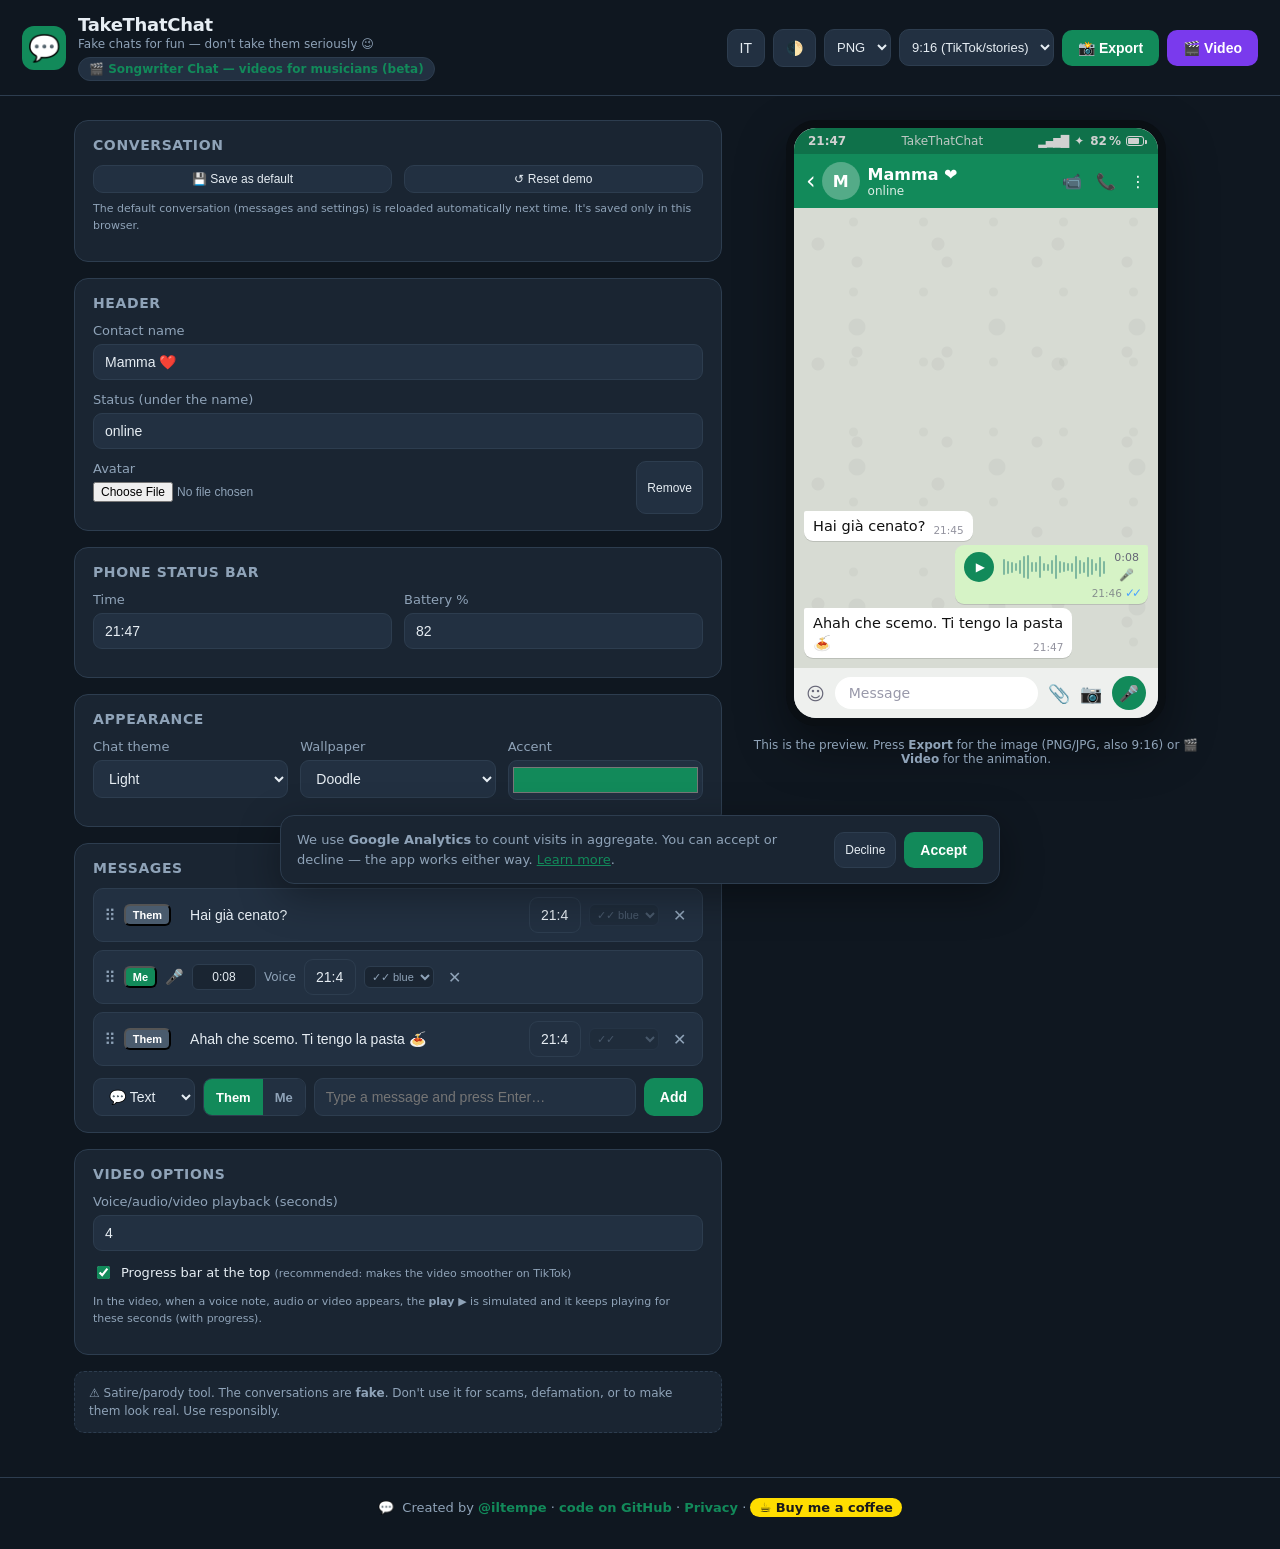
<file: index.html>
<!DOCTYPE html>
<html lang="it">
<head>
  <meta charset="UTF-8" />
  <meta name="viewport" content="width=device-width, initial-scale=1.0" />
  <title>TakeThatChat — Finte chat per scherzare</title>
  <meta name="description" content="Crea screenshot di finte conversazioni per scherzare con gli amici. Stile messaggistica, esporta in PNG." />
  <link rel="icon" href="data:image/svg+xml,<svg xmlns='http://www.w3.org/2000/svg' viewBox='0 0 100 100'><text y='.9em' font-size='90'>💬</text></svg>" />
  <link rel="stylesheet" href="styles.css?v=4" />
</head>
<body>
  <header class="topbar">
    <div class="brand">
      <span class="brand-logo">💬</span>
      <div>
        <h1>TakeThatChat</h1>
        <p class="tagline" data-i18n="tagline">Finte chat per scherzare — non prendetele sul serio 😉</p>
        <a class="songwriter-link" href="https://iltempe.github.io/takethatchat/songwriter-chat.html" data-i18n="songwriter_link">🎬 Songwriter Chat — video per musicisti (beta)</a>
      </div>
    </div>
    <div class="topbar-actions">
      <button id="btn-lang" class="ghost-btn" title="Language / Lingua">EN</button>
      <button id="btn-theme" class="ghost-btn" data-i18n-title="theme_title" title="Cambia tema editor">🌓</button>
      <select id="export-format" class="export-sel" data-i18n-title="format_title" title="Formato file">
        <option value="png">PNG</option>
        <option value="jpg">JPG</option>
      </select>
      <select id="export-ratio" class="export-sel" data-i18n-title="ratio_title" title="Proporzioni">
        <option value="9x16" selected data-i18n="ratio_916">9:16 (TikTok/storie)</option>
        <option value="natural" data-i18n="ratio_natural">Naturale</option>
      </select>
      <button id="btn-export" class="primary-btn" data-i18n="btn_export">📸 Esporta</button>
      <button id="btn-video" class="primary-btn video-btn" data-i18n="btn_video" data-i18n-title="video_title" title="Esporta come video animato (max 17s)">🎬 Video</button>
    </div>
  </header>

  <main class="layout">
    <!-- ============ EDITOR ============ -->
    <section class="editor" aria-label="Editor">
      <div class="panel convo-actions">
        <h2 data-i18n="panel_convo">Conversazione</h2>
        <div class="row">
          <button id="save-default" class="ghost-btn small" type="button" data-i18n="btn_save_default">💾 Salva come predefinita</button>
          <button id="reset-demo" class="ghost-btn small" type="button" data-i18n="btn_reset_demo">↺ Ripristina demo</button>
        </div>
        <p class="hint" style="margin-top:8px; line-height:1.5" data-i18n="convo_hint">La conversazione predefinita (messaggi e impostazioni) viene ricaricata automaticamente le prossime volte. È salvata solo in questo browser.</p>
      </div>

      <div class="panel">
        <h2 data-i18n="panel_header">Intestazione</h2>
        <label><span data-i18n="lbl_contact_name">Nome contatto</span>
          <input type="text" id="contact-name" value="Mamma ❤️" maxlength="40" />
        </label>
        <label><span data-i18n="lbl_contact_status">Stato (sotto il nome)</span>
          <input type="text" id="contact-status" value="online" maxlength="40" />
        </label>
        <div class="row">
          <label class="grow"><span data-i18n="lbl_avatar">Avatar</span>
            <input type="file" id="avatar-file" accept="image/*" />
          </label>
          <button id="avatar-clear" class="ghost-btn small" type="button" data-i18n="btn_avatar_clear">Rimuovi</button>
        </div>
      </div>

      <div class="panel">
        <h2 data-i18n="panel_statusbar">Barra di stato del telefono</h2>
        <div class="row">
          <label><span data-i18n="lbl_time">Ora</span>
            <input type="text" id="phone-time" value="21:47" maxlength="8" />
          </label>
          <label><span data-i18n="lbl_battery">Batteria %</span>
            <input type="number" id="phone-battery" value="82" min="0" max="100" />
          </label>
        </div>
      </div>

      <div class="panel">
        <h2 data-i18n="panel_appearance">Aspetto</h2>
        <div class="row">
          <label><span data-i18n="lbl_theme">Tema chat</span>
            <select id="chat-theme">
              <option value="light" data-i18n="opt_light">Chiaro</option>
              <option value="dark" data-i18n="opt_dark">Scuro</option>
            </select>
          </label>
          <label><span data-i18n="lbl_wallpaper">Sfondo</span>
            <select id="chat-wallpaper">
              <option value="doodle" data-i18n="opt_doodle">Doodle</option>
              <option value="plain" data-i18n="opt_plain">Tinta unita</option>
              <option value="sunset" data-i18n="opt_sunset">Tramonto</option>
            </select>
          </label>
          <label><span data-i18n="lbl_accent">Accento</span>
            <input type="color" id="accent-color" value="#128a5a" />
          </label>
        </div>
      </div>

      <div class="panel">
        <div class="panel-head">
          <h2 data-i18n="panel_messages">Messaggi</h2>
          <span class="hint" data-i18n="reorder_hint">Riordina con ↑↓ o trascina</span>
        </div>
        <ul id="msg-list" class="msg-editor-list"></ul>
        <div class="add-msg">
          <select id="new-msg-type" class="type-sel" data-i18n-title="type_title" title="Tipo di messaggio">
            <option value="text" data-i18n="type_text">💬 Testo</option>
            <option value="voice" data-i18n="type_voice">🎤 Vocale</option>
            <option value="audio" data-i18n="type_audio">🎵 Audio</option>
            <option value="photo" data-i18n="type_photo">🖼️ Foto</option>
            <option value="video" data-i18n="type_video">🎬 Video</option>
          </select>
          <div class="side-toggle" role="group" aria-label="Chi scrive">
            <button type="button" class="side-btn active" data-side="in" data-i18n="side_them">Loro</button>
            <button type="button" class="side-btn" data-side="out" data-i18n="side_me">Io</button>
          </div>
          <input type="text" id="new-msg-text" placeholder="Scrivi un messaggio e premi Invio…" />
          <button id="add-msg-btn" class="primary-btn" type="button">Aggiungi</button>
          <input type="file" id="new-media-file" accept="image/*" hidden />
        </div>
      </div>

      <div class="panel">
        <h2 data-i18n="panel_video_opts">Opzioni video</h2>
        <div class="row">
          <label><span data-i18n="lbl_media_play">Riproduzione vocali/audio/video (secondi)</span>
            <input type="number" id="media-play-secs" value="4" min="1" max="15" step="1" />
          </label>
        </div>
        <label class="check">
          <input type="checkbox" id="video-progress-bar" checked />
          <span><span data-i18n="lbl_progress_bar">Barra di avanzamento in alto</span> <span class="hint" data-i18n="progress_bar_hint">(consigliata: rende il video più fluido su TikTok)</span></span>
        </label>
        <p class="hint" style="margin-top:8px; line-height:1.5" data-i18n-html="video_opts_hint">Nel video, quando compare un vocale, un audio o un video si simula la pressione del <strong>play ▶</strong> e resta in riproduzione per questi secondi (con avanzamento).</p>
      </div>

      <p class="disclaimer" data-i18n-html="disclaimer">
        ⚠️ Strumento satirico/parodia. Le conversazioni generate sono <strong>finte</strong>.
        Non usarlo per truffe, diffamazione o per far credere che siano reali. Usalo con testa.
      </p>
    </section>

    <!-- ============ PREVIEW ============ -->
    <section class="preview" aria-label="Anteprima">
      <div class="phone" id="capture">
        <div class="statusbar">
          <span class="sb-time" id="sb-time">21:47</span>
          <span class="sb-carrier">TakeThatChat</span>
          <span class="sb-right">
            <span class="sb-signal">▂▄▆█</span>
            <span class="sb-wifi">✦</span>
            <span class="sb-batt"><span class="sb-batt-num" id="sb-batt-num">82</span>%<span class="sb-batt-icon"><i id="sb-batt-fill"></i></span></span>
          </span>
        </div>

        <div class="chat-header">
          <span class="ch-back">‹</span>
          <div class="ch-avatar" id="ch-avatar"><span id="ch-avatar-initials">M</span></div>
          <div class="ch-info">
            <span class="ch-name" id="ch-name">Mamma ❤️</span>
            <span class="ch-status" id="ch-status">online</span>
          </div>
          <div class="ch-icons"><span>📹</span><span>📞</span><span>⋮</span></div>
        </div>

        <div class="chat-body" id="chat-body">
          <div class="chat-messages" id="chat-messages"></div>
        </div>

        <div class="chat-input">
          <span class="ci-emoji">☺</span>
          <div class="ci-field" data-i18n="phone_input">Messaggio</div>
          <span class="ci-clip">📎</span>
          <span class="ci-cam">📷</span>
          <span class="ci-send" id="ci-send">🎤</span>
        </div>
      </div>
      <p class="preview-hint" data-i18n-html="preview_hint">Questa è l'anteprima. Premi <strong>Esporta</strong> per l'immagine (PNG/JPG, anche 9:16) o <strong>🎬 Video</strong> per l'animazione.</p>
    </section>
  </main>

  <div id="consent" class="consent" hidden role="dialog" aria-label="Consenso analytics">
    <span class="consent-text" data-i18n-html="consent_text">Usiamo <strong>Google Analytics</strong> per contare le visite in forma aggregata. Puoi accettare o rifiutare — l'app funziona comunque. <a href="https://iltempe.github.io/takethatchat/privacy.html" target="_blank" rel="noopener noreferrer">Maggiori informazioni</a>.</span>
    <span class="consent-btns">
      <button id="consent-reject" class="ghost-btn small" type="button" data-i18n="consent_reject">Rifiuta</button>
      <button id="consent-accept" class="primary-btn" type="button" data-i18n="consent_accept">Accetta</button>
    </span>
  </div>

  <footer class="credits" data-i18n-html="credits">
    <span class="credits-heart">💬</span>
    Creato da <a href="https://github.com/iltempe" target="_blank" rel="noopener noreferrer">@iltempe</a>
    · <a href="https://github.com/iltempe/takethatchat" target="_blank" rel="noopener noreferrer">codice su GitHub</a>
    · <a href="https://iltempe.github.io/takethatchat/privacy.html">Privacy</a>
    · <a class="coffee" href="https://buymeacoffee.com/iltempe" target="_blank" rel="noopener noreferrer">☕ Offrimi un caffè</a>
  </footer>

  <script src="vendor/html2canvas.min.js?v=4"></script>
  <script src="vendor/mp4-muxer.js?v=4"></script>
  <script src="app.js?v=4"></script>
</body>
</html>
</file>
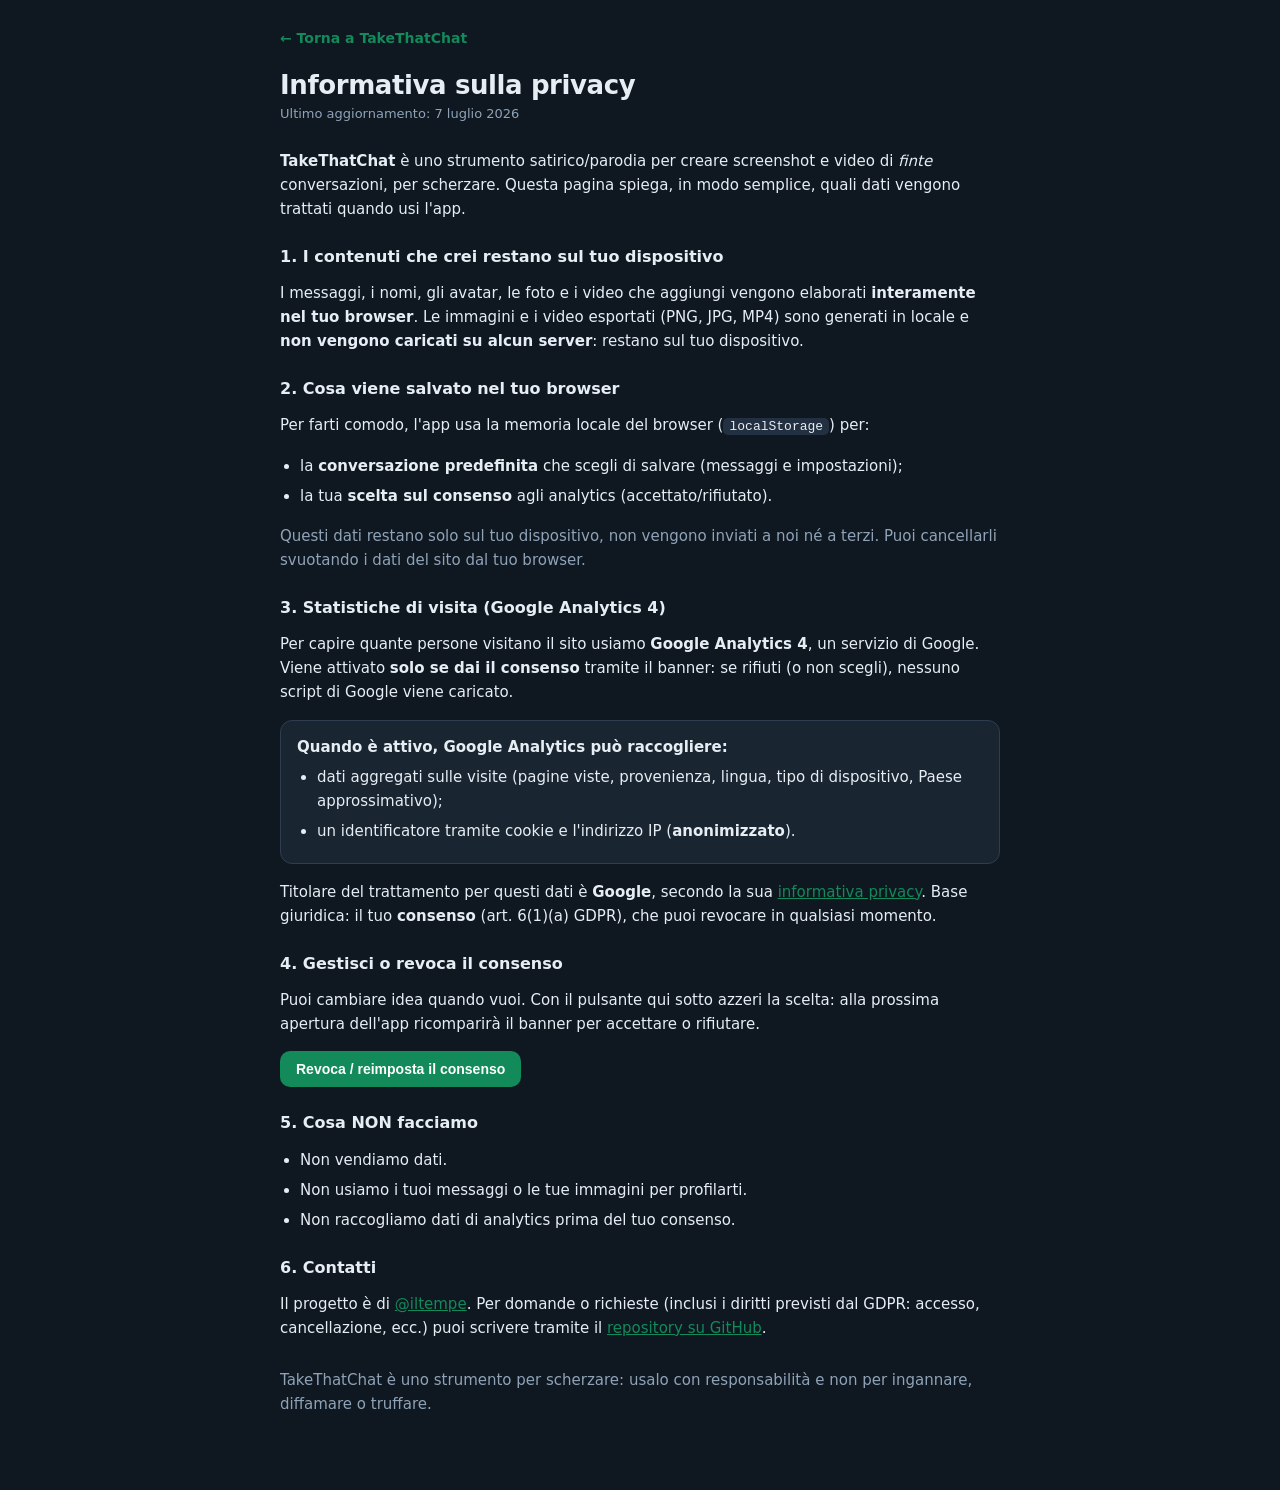
<file: privacy.html>
<!DOCTYPE html>
<html lang="it">
<head>
  <meta charset="UTF-8" />
  <meta name="viewport" content="width=device-width, initial-scale=1.0" />
  <title>Privacy — TakeThatChat</title>
  <meta name="description" content="Informativa privacy di TakeThatChat: cosa viene trattato, dove, e come gestire il consenso agli analytics." />
  <link rel="icon" href="data:image/svg+xml,<svg xmlns='http://www.w3.org/2000/svg' viewBox='0 0 100 100'><text y='.9em' font-size='90'>🔒</text></svg>" />
  <link rel="stylesheet" href="styles.css?v=4" />
  <style>
    .doc { max-width: 760px; margin: 0 auto; padding: 28px 20px 60px; }
    .doc .back { display: inline-block; margin-bottom: 18px; color: var(--accent); text-decoration: none; font-weight: 600; font-size: 14px; }
    .doc h1 { font-size: 26px; margin: 6px 0 4px; letter-spacing: -0.4px; }
    .doc .updated { color: var(--muted); font-size: 13px; margin: 0 0 24px; }
    .doc h2 { font-size: 16px; margin: 26px 0 8px; }
    .doc p, .doc li { color: var(--text); font-size: 15px; line-height: 1.6; }
    .doc .muted { color: var(--muted); }
    .doc ul { padding-left: 20px; }
    .doc li { margin-bottom: 6px; }
    .doc a { color: var(--accent); }
    .doc .card { background: var(--panel); border: 1px solid var(--border); border-radius: 12px; padding: 14px 16px; margin: 16px 0; }
    .doc code { background: var(--panel-2); padding: 1px 6px; border-radius: 5px; font-size: 13px; }
  </style>
</head>
<body>
  <main class="doc">
    <a class="back" href="./">← Torna a TakeThatChat</a>
    <h1>Informativa sulla privacy</h1>
    <p class="updated">Ultimo aggiornamento: 7 luglio 2026</p>

    <p><strong>TakeThatChat</strong> è uno strumento satirico/parodia per creare screenshot e
    video di <em>finte</em> conversazioni, per scherzare. Questa pagina spiega, in modo
    semplice, quali dati vengono trattati quando usi l'app.</p>

    <h2>1. I contenuti che crei restano sul tuo dispositivo</h2>
    <p>I messaggi, i nomi, gli avatar, le foto e i video che aggiungi vengono elaborati
    <strong>interamente nel tuo browser</strong>. Le immagini e i video esportati (PNG, JPG, MP4)
    sono generati in locale e <strong>non vengono caricati su alcun server</strong>: restano sul
    tuo dispositivo.</p>

    <h2>2. Cosa viene salvato nel tuo browser</h2>
    <p>Per farti comodo, l'app usa la memoria locale del browser (<code>localStorage</code>) per:</p>
    <ul>
      <li>la <strong>conversazione predefinita</strong> che scegli di salvare (messaggi e impostazioni);</li>
      <li>la tua <strong>scelta sul consenso</strong> agli analytics (accettato/rifiutato).</li>
    </ul>
    <p class="muted">Questi dati restano solo sul tuo dispositivo, non vengono inviati a noi né a terzi.
    Puoi cancellarli svuotando i dati del sito dal tuo browser.</p>

    <h2>3. Statistiche di visita (Google Analytics 4)</h2>
    <p>Per capire quante persone visitano il sito usiamo <strong>Google Analytics 4</strong>, un
    servizio di Google. Viene attivato <strong>solo se dai il consenso</strong> tramite il banner:
    se rifiuti (o non scegli), nessuno script di Google viene caricato.</p>
    <div class="card">
      <p style="margin:0 0 6px"><strong>Quando è attivo, Google Analytics può raccogliere:</strong></p>
      <ul style="margin:0">
        <li>dati aggregati sulle visite (pagine viste, provenienza, lingua, tipo di dispositivo, Paese approssimativo);</li>
        <li>un identificatore tramite cookie e l'indirizzo IP (<strong>anonimizzato</strong>).</li>
      </ul>
    </div>
    <p>Titolare del trattamento per questi dati è <strong>Google</strong>, secondo la sua
    <a href="https://policies.google.com/privacy" target="_blank" rel="noopener noreferrer">informativa privacy</a>.
    Base giuridica: il tuo <strong>consenso</strong> (art. 6(1)(a) GDPR), che puoi revocare in qualsiasi momento.</p>

    <h2>4. Gestisci o revoca il consenso</h2>
    <p>Puoi cambiare idea quando vuoi. Con il pulsante qui sotto azzeri la scelta: alla prossima
    apertura dell'app ricomparirà il banner per accettare o rifiutare.</p>
    <p>
      <button id="revoke" class="primary-btn" type="button">Revoca / reimposta il consenso</button>
      <span id="revoke-msg" class="muted" style="margin-left:10px"></span>
    </p>

    <h2>5. Cosa NON facciamo</h2>
    <ul>
      <li>Non vendiamo dati.</li>
      <li>Non usiamo i tuoi messaggi o le tue immagini per profilarti.</li>
      <li>Non raccogliamo dati di analytics prima del tuo consenso.</li>
    </ul>

    <h2>6. Contatti</h2>
    <p>Il progetto è di <a href="https://github.com/iltempe" target="_blank" rel="noopener noreferrer">@iltempe</a>.
    Per domande o richieste (inclusi i diritti previsti dal GDPR: accesso, cancellazione, ecc.)
    puoi scrivere tramite il <a href="https://github.com/iltempe/takethatchat" target="_blank" rel="noopener noreferrer">repository su GitHub</a>.</p>

    <p class="muted" style="margin-top:28px">TakeThatChat è uno strumento per scherzare: usalo con
    responsabilità e non per ingannare, diffamare o truffare.</p>
  </main>

  <script>
    (function () {
      var btn = document.getElementById("revoke");
      var msg = document.getElementById("revoke-msg");
      btn.addEventListener("click", function () {
        try { localStorage.removeItem("ttc_analytics_consent"); } catch (e) {}
        // se GA è già stato caricato in questa scheda, disattiva l'invio dati
        try { window["ga-disable-G-M2RHEEM793"] = true; } catch (e) {}
        msg.textContent = "Fatto: il consenso è stato azzerato. Riapri l'app per rivedere il banner.";
      });
    })();
  </script>
</body>
</html>
</file>
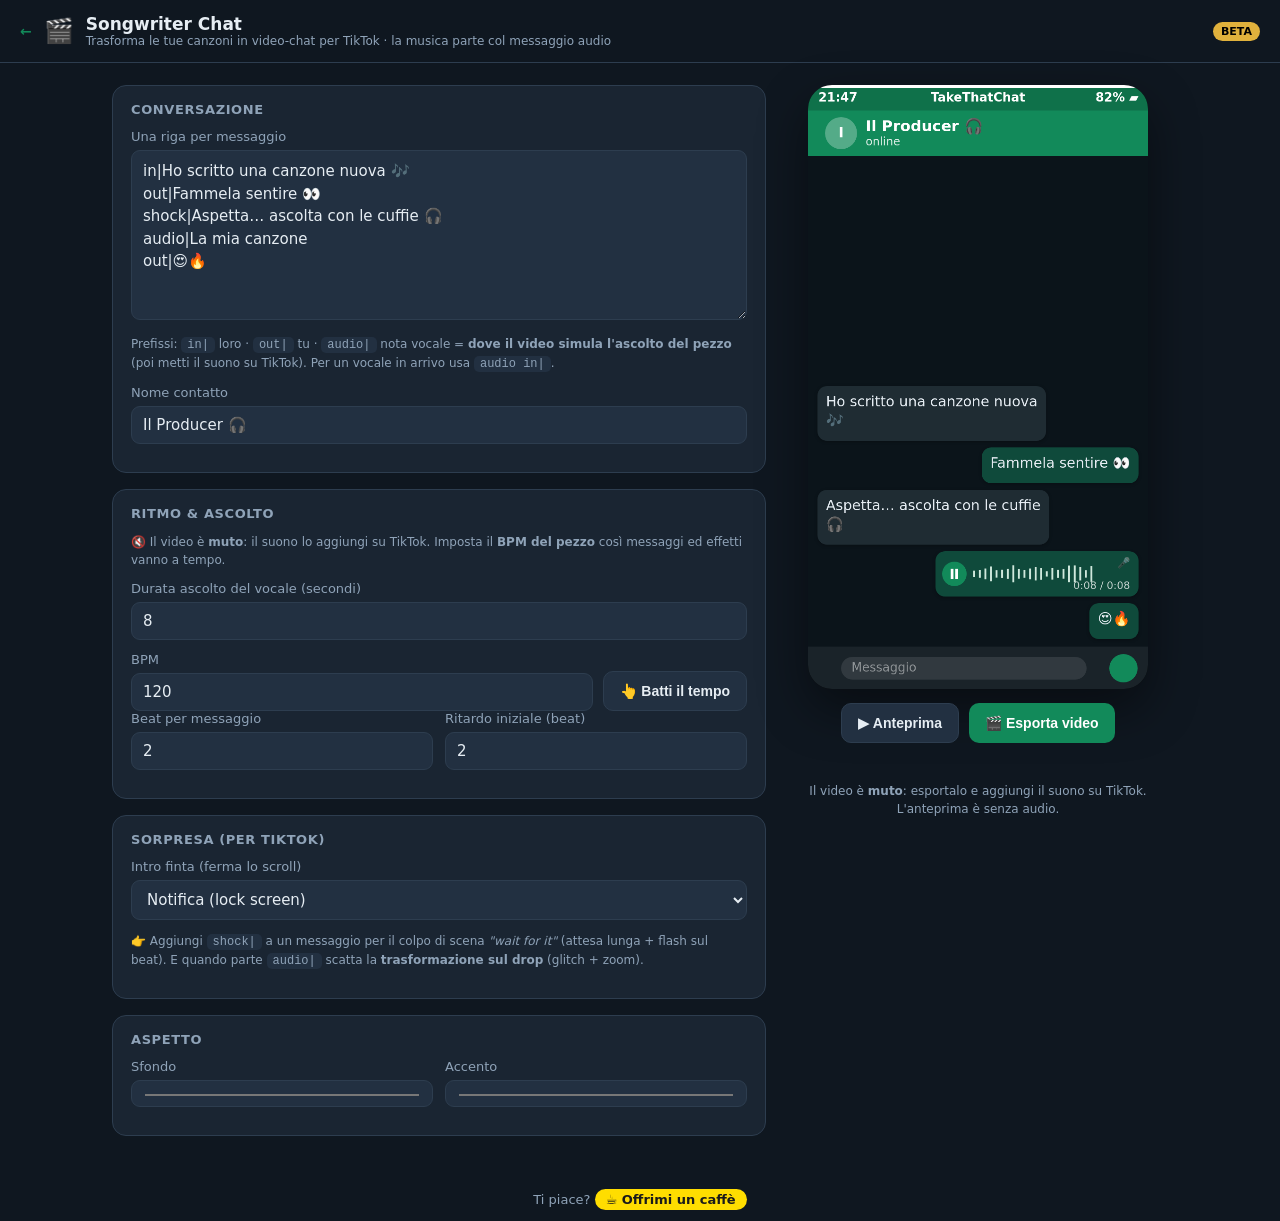
<file: songwriter-chat.html>
<!DOCTYPE html>
<html lang="it">
<head>
  <meta charset="UTF-8" />
  <meta name="viewport" content="width=device-width, initial-scale=1.0" />
  <title>Songwriter Chat — TakeThatChat</title>
  <link rel="icon" href="data:image/svg+xml,<svg xmlns='http://www.w3.org/2000/svg' viewBox='0 0 100 100'><text y='.9em' font-size='90'>🎬</text></svg>" />
  <style>
    :root { --bg:#0f1720; --panel:#1a2532; --panel2:#223041; --text:#e6edf3; --muted:#8fa3b8; --border:#2d3d4f; --accent:#128a5a; }
    * { box-sizing: border-box; }
    body { margin:0; font-family: system-ui,-apple-system,"Segoe UI",Roboto,sans-serif; background:var(--bg); color:var(--text); }
    header { padding:14px 20px; border-bottom:1px solid var(--border); display:flex; align-items:center; gap:12px; }
    header h1 { font-size:17px; margin:0; }
    header .tag { font-size:12px; color:var(--muted); }
    header .proto { margin-left:auto; font-size:11px; color:#000; background:#e0b13c; padding:3px 8px; border-radius:20px; font-weight:700; }
    header .back { color:var(--accent); text-decoration:none; font-weight:600; font-size:14px; }
    .wrap { display:grid; grid-template-columns: minmax(320px,1fr) minmax(300px,380px); gap:22px; max-width:1100px; margin:0 auto; padding:22px; align-items:start; }
    @media (max-width:820px){ .wrap{ grid-template-columns:1fr; } .preview{ order:-1; } }
    .panel { background:var(--panel); border:1px solid var(--border); border-radius:14px; padding:16px 18px; margin-bottom:16px; }
    .panel h2 { font-size:13px; margin:0 0 12px; text-transform:uppercase; letter-spacing:.6px; color:var(--muted); }
    label { display:block; font-size:13px; color:var(--muted); margin-bottom:12px; }
    input, textarea, select { width:100%; background:var(--panel2); border:1px solid var(--border); color:var(--text); border-radius:9px; padding:9px 11px; font-size:15px; margin-top:6px; font-family:inherit; }
    textarea { min-height:170px; resize:vertical; line-height:1.5; }
    code { background:var(--panel2); padding:1px 6px; border-radius:5px; font-size:12px; }
    .row { display:flex; gap:12px; flex-wrap:wrap; }
    .row > label { flex:1; min-width:90px; }
    button { background:var(--accent); color:#fff; border:none; border-radius:10px; padding:11px 16px; font-size:14px; font-weight:600; cursor:pointer; }
    button.ghost { background:var(--panel2); border:1px solid var(--border); color:var(--text); }
    button:disabled { opacity:.55; cursor:default; }
    .btns { display:flex; gap:10px; flex-wrap:wrap; }
    canvas { width:100%; max-width:340px; border-radius:24px; box-shadow:0 20px 50px rgba(0,0,0,.45); display:block; margin:0 auto; background:#000; }
    .hint { font-size:12px; color:var(--muted); line-height:1.5; }
    .status { font-size:13px; color:var(--muted); min-height:18px; margin-top:8px; text-align:center; }
    .bpm-row { display:flex; gap:10px; align-items:flex-end; }
    .bpm-row label { flex:1; margin:0; }
    #tap { white-space:nowrap; }
  </style>
</head>
<body>
  <header>
    <a class="back" href="./" title="Torna a TakeThatChat">←</a>
    <span style="font-size:24px">🎬</span>
    <div>
      <h1>Songwriter Chat</h1>
      <div class="tag">Trasforma le tue canzoni in video-chat per TikTok · la musica parte col messaggio audio</div>
    </div>
    <span class="proto">BETA</span>
  </header>

  <div class="wrap">
    <section class="editor">
      <div class="panel">
        <h2>Conversazione</h2>
        <label>Una riga per messaggio
          <textarea id="script">in|Ho scritto una canzone nuova 🎶
out|Fammela sentire 👀
shock|Aspetta… ascolta con le cuffie 🎧
audio|La mia canzone
out|😍🔥</textarea>
        </label>
        <p class="hint">Prefissi: <code>in|</code> loro · <code>out|</code> tu · <code>audio|</code> nota vocale = <strong>dove il video simula l'ascolto del pezzo</strong> (poi metti il suono su TikTok). Per un vocale in arrivo usa <code>audio in|</code>.</p>
        <label style="margin-top:12px">Nome contatto
          <input type="text" id="contact" value="Il Producer 🎧" maxlength="40" />
        </label>
      </div>

      <div class="panel">
        <h2>Ritmo &amp; ascolto</h2>
        <p class="hint">🔇 Il video è <strong>muto</strong>: il suono lo aggiungi su TikTok. Imposta il <strong>BPM del pezzo</strong> così messaggi ed effetti vanno a tempo.</p>
        <label style="margin-top:12px">Durata ascolto del vocale (secondi)
          <input type="number" id="listen" value="8" min="1" max="60" step="1" />
        </label>
        <div class="bpm-row" style="margin-top:12px">
          <label>BPM
            <input type="number" id="bpm" value="120" min="40" max="220" />
          </label>
          <button id="tap" class="ghost" type="button" title="Batti il tempo a ritmo di musica">👆 Batti il tempo</button>
        </div>
        <div class="row">
          <label>Beat per messaggio
            <input type="number" id="bpermsg" value="2" min="1" max="16" step="1" />
          </label>
          <label>Ritardo iniziale (beat)
            <input type="number" id="startbeats" value="2" min="0" max="64" step="1" />
          </label>
        </div>
      </div>

      <div class="panel">
        <h2>Sorpresa (per TikTok)</h2>
        <label>Intro finta (ferma lo scroll)
          <select id="intro">
            <option value="none">Nessuna</option>
            <option value="notification" selected>Notifica (lock screen)</option>
            <option value="call">Chiamata in arrivo</option>
          </select>
        </label>
        <p class="hint">👉 Aggiungi <code>shock|</code> a un messaggio per il colpo di scena <em>"wait for it"</em> (attesa lunga + flash sul beat). E quando parte <code>audio|</code> scatta la <strong>trasformazione sul drop</strong> (glitch + zoom).</p>
      </div>

      <div class="panel">
        <h2>Aspetto</h2>
        <div class="row">
          <label>Sfondo
            <input type="color" id="wallpaper" value="#0b141a" />
          </label>
          <label>Accento
            <input type="color" id="accent" value="#128a5a" />
          </label>
        </div>
      </div>
    </section>

    <section class="preview">
      <canvas id="canvas" width="720" height="1280"></canvas>
      <div class="btns" style="justify-content:center; margin-top:14px">
        <button id="play" class="ghost" type="button">▶ Anteprima</button>
        <button id="export" type="button">🎬 Esporta video</button>
      </div>
      <p class="status" id="status"></p>
      <p class="hint" style="text-align:center; margin-top:4px">Il video è <strong>muto</strong>: esportalo e aggiungi il suono su TikTok. L'anteprima è senza audio.</p>
    </section>
  </div>

  <footer style="text-align:center; padding:18px; font-size:13px; color:var(--muted)">
    Ti piace? <a href="https://buymeacoffee.com/iltempe" target="_blank" rel="noopener noreferrer" style="color:#1a1a1a; background:#ffdd00; padding:3px 11px; border-radius:20px; text-decoration:none; font-weight:700">☕ Offrimi un caffè</a>
  </footer>

  <script src="vendor/mp4-muxer.js"></script>
  <script>
  (function () {
    "use strict";
    const $ = (id) => document.getElementById(id);
    const canvas = $("canvas"), ctx = canvas.getContext("2d");
    const W = canvas.width, H = canvas.height;
    const VFPS = 30, NB = 28;          // fps di riferimento e n. barre spettro
    let FEAT = null;                    // feature audio per-frame (energia, spettro, beat)
    let particles = [], prevBeat = 0;   // sistema particelle (stato tra i frame)

    // ---------- parsing conversazione ----------
    function parseMessages() {
      return $("script").value.split("\n").map((raw) => {
        const line = raw.trim();
        if (!line) return null;
        const sep = line.indexOf("|");
        let tag = "in", text = line;
        if (sep >= 0) { tag = line.slice(0, sep).trim().toLowerCase(); text = line.slice(sep + 1); }
        const isAudio = /audio|voice|vocale|song|canzone|🎵/.test(tag);
        const isShock = /shock|wait|!!/.test(tag);
        const side = /\b(out|io|me)\b/.test(tag) ? "out" : (/\bin\b|loro|them/.test(tag) ? "in" : (isAudio ? "out" : "in"));
        return isAudio ? { type: "audio", side, label: text.trim() } : { type: "text", side, text, shock: isShock };
      }).filter(Boolean);
    }

    function opts() {
      return {
        bpm: Math.max(40, Math.min(220, +$("bpm").value || 120)),
        bpermsg: Math.max(1, +$("bpermsg").value || 2),
        startbeats: Math.max(0, +$("startbeats").value || 0),
        listenSecs: Math.max(1, Math.min(60, +$("listen").value || 8)),
        intro: $("intro").value,
        wallpaper: $("wallpaper").value,
        accent: $("accent").value,
        contact: $("contact").value || " ",
      };
    }

    function introDur(o) { return o.intro === "call" ? 2.8 : o.intro === "notification" ? 2.4 : 0; }
    function revealTime(i, o) { return introDur(o) + (o.startbeats + i * o.bpermsg) * (60 / o.bpm); }

    // indice del messaggio audio (dove il video simula l'ascolto) e finestra di ascolto
    function music(msgs, o) {
      const idx = msgs.findIndex((m) => m.type === "audio");
      if (idx < 0) return { idx: -1, start: null, dur: null };
      return { idx, start: revealTime(idx, o), dur: o.listenSecs };
    }

    function totalDuration(msgs, o) {
      const mus = music(msgs, o);
      const lastReveal = msgs.length ? revealTime(msgs.length - 1, o) + 1.8 : 2;
      if (mus.idx >= 0) return Math.max(lastReveal, mus.start + mus.dur + 0.6);
      return lastReveal;
    }

    // ---------- disegno ----------
    function rr(x, y, w, h, r) {
      ctx.beginPath();
      if (ctx.roundRect) ctx.roundRect(x, y, w, h, r);
      else { ctx.moveTo(x + r, y); ctx.arcTo(x + w, y, x + w, y + h, r); ctx.arcTo(x + w, y + h, x, y + h, r); ctx.arcTo(x, y + h, x, y, r); ctx.arcTo(x, y, x + w, y, r); ctx.closePath(); }
    }
    const FONT = 30, LINE = 40, PAD = 18, GAP = 14;
    function wrap(text, maxW) {
      ctx.font = FONT + "px system-ui, sans-serif";
      const words = String(text).split(/\s+/); const lines = []; let cur = "";
      for (const w of words) { const test = cur ? cur + " " + w : w; if (ctx.measureText(test).width > maxW && cur) { lines.push(cur); cur = w; } else cur = test; }
      if (cur) lines.push(cur); return lines.length ? lines : [""];
    }
    function mmss(s) { s = Math.max(0, Math.round(s)); return Math.floor(s / 60) + ":" + String(s % 60).padStart(2, "0"); }
    function waveform(seed, n) {
      let s = 2166136261 ^ seed;
      const a = [];
      for (let i = 0; i < n; i++) { s = (Math.imul(s, 1103515245) + 12345) >>> 0; a.push(0.28 + (s % 72) / 100); }
      return a;
    }
    function metrics(m, o) {
      if (m.type === "audio") return { audio: true, w: 430, h: 96 };
      const maxTextW = W * 0.72 - PAD * 2;
      const lines = wrap(m.text, maxTextW);
      let tw = 0; ctx.font = FONT + "px system-ui, sans-serif";
      for (const l of lines) tw = Math.max(tw, ctx.measureText(l).width);
      return { lines, w: Math.min(W * 0.72, tw + PAD * 2), h: PAD * 2 + lines.length * LINE };
    }

    function drawChrome(o) {
      ctx.fillStyle = shade(o.accent, -0.18); ctx.fillRect(0, 0, W, 54);
      ctx.fillStyle = "#fff"; ctx.font = "600 26px system-ui"; ctx.textBaseline = "middle";
      ctx.textAlign = "left"; ctx.fillText("21:47", 22, 28);
      ctx.textAlign = "center"; ctx.fillText("TakeThatChat", W / 2, 28);
      ctx.textAlign = "right"; ctx.fillText("82% ▰", W - 20, 28);
      const hy = 54, hh = 96;
      ctx.fillStyle = o.accent; ctx.fillRect(0, hy, W, hh);
      ctx.fillStyle = "rgba(255,255,255,.28)"; ctx.beginPath(); ctx.arc(70, hy + hh / 2, 34, 0, 7); ctx.fill();
      ctx.fillStyle = "#fff"; ctx.font = "700 30px system-ui"; ctx.textAlign = "center"; ctx.textBaseline = "middle";
      ctx.fillText((o.contact.trim()[0] || "?").toUpperCase(), 70, hy + hh / 2 + 1);
      ctx.textAlign = "left"; ctx.font = "600 32px system-ui"; ctx.fillText(o.contact, 122, hy + hh / 2 - 12);
      ctx.font = "24px system-ui"; ctx.globalAlpha = .85; ctx.fillText("online", 122, hy + hh / 2 + 20); ctx.globalAlpha = 1;
      ctx.fillStyle = shade(o.wallpaper, .06); ctx.fillRect(0, H - 90, W, 90);
      ctx.fillStyle = "rgba(255,255,255,.10)"; rr(70, H - 68, W - 200, 48, 24); ctx.fill();
      ctx.fillStyle = "rgba(255,255,255,.45)"; ctx.font = "26px system-ui"; ctx.textBaseline = "middle"; ctx.textAlign = "left";
      ctx.fillText("Messaggio", 92, H - 44);
      ctx.fillStyle = o.accent; ctx.beginPath(); ctx.arc(W - 52, H - 44, 30, 0, 7); ctx.fill();
    }

    // ---------- effetti audio-reattivi ----------
    function hexA(hex, a) { const n = parseInt(hex.slice(1), 16); return "rgba(" + ((n >> 16) & 255) + "," + ((n >> 8) & 255) + "," + (n & 255) + "," + a + ")"; }

    function fft(re, im) {
      const n = re.length;
      for (let i = 1, j = 0; i < n; i++) { let bit = n >> 1; for (; j & bit; bit >>= 1) j ^= bit; j ^= bit; if (i < j) { const tr = re[i]; re[i] = re[j]; re[j] = tr; const ti = im[i]; im[i] = im[j]; im[j] = ti; } }
      for (let len = 2; len <= n; len <<= 1) {
        const ang = -2 * Math.PI / len, wr = Math.cos(ang), wi = Math.sin(ang);
        for (let i = 0; i < n; i += len) {
          let cwr = 1, cwi = 0;
          for (let k = 0; k < len / 2; k++) {
            const ar = re[i + k], ai = im[i + k];
            const br = re[i + k + len / 2] * cwr - im[i + k + len / 2] * cwi;
            const bi = re[i + k + len / 2] * cwi + im[i + k + len / 2] * cwr;
            re[i + k] = ar + br; im[i + k] = ai + bi; re[i + k + len / 2] = ar - br; im[i + k + len / 2] = ai - bi;
            const ncwr = cwr * wr - cwi * wi; cwi = cwr * wi + cwi * wr; cwr = ncwr;
          }
        }
      }
    }

    // Feature SINTETICHE guidate dal BPM (il video è muto: il suono si mette su TikTok).
    // Durante la finestra di ascolto, glow/particelle/spettro pulsano sul beat impostato.
    function buildFeatures(msgs, o) {
      FEAT = null;
      const mus = music(msgs, o); if (mus.idx < 0) return;
      const total = totalDuration(msgs, o), nF = Math.max(1, Math.round(total * VFPS) + 1);
      const beatDur = 60 / o.bpm, feats = new Array(nF);
      for (let f = 0; f < nF; f++) {
        const t = f / VFPS, bars = new Float32Array(NB); let e = 0, k = 0;
        if (t >= mus.start && t < mus.start + mus.dur) {
          const local = t - mus.start, phase = (local % beatDur) / beatDur; // 0..1 nel beat
          const env = Math.exp(-phase * 4);            // "kick" che decade
          e = 0.35 + 0.65 * env;
          k = env > 0.72 ? env : 0;                    // beat vicino all'attacco
          for (let b = 0; b < NB; b++) {
            const osc = 0.5 + 0.5 * Math.sin(t * (3 + b * 0.7) + b * 1.3);
            const low = env * (1 - b / NB);            // basse più reattive al beat
            bars[b] = Math.min(1, 0.12 + osc * 0.45 * (0.4 + e * 0.6) + low * 0.6);
          }
        }
        feats[f] = { e, b: bars, k };
      }
      FEAT = feats;
    }

    function featAt(t) { if (!FEAT) return null; return FEAT[Math.max(0, Math.min(FEAT.length - 1, Math.round(t * VFPS)))]; }

    function resetFX() { particles = []; prevBeat = 0; }
    function updateParticles(dt, beat, o) {
      if (beat > 0.45 && prevBeat <= 0.45) {
        for (let i = 0; i < 22; i++) { const a = Math.random() * Math.PI * 2, sp = 160 + Math.random() * 340; particles.push({ x: W / 2 + (Math.random() - 0.5) * 180, y: H * 0.6, vx: Math.cos(a) * sp, vy: Math.sin(a) * sp - 160, life: 1, col: Math.random() < 0.5 ? o.accent : "#ffffff" }); }
      }
      prevBeat = beat;
      for (const p of particles) { p.vy += 420 * dt; p.x += p.vx * dt; p.y += p.vy * dt; p.life -= dt * 0.85; }
      if (particles.length > 400) particles.splice(0, particles.length - 400);
      particles = particles.filter((p) => p.life > 0);
    }
    function drawParticles() {
      ctx.save();
      for (const p of particles) {
        ctx.globalAlpha = Math.max(0, p.life);
        ctx.shadowColor = p.col; ctx.shadowBlur = 12;
        ctx.fillStyle = p.col; ctx.beginPath(); ctx.arc(p.x, p.y, 3 + 5 * p.life, 0, 7); ctx.fill();
      }
      ctx.restore();
    }

    // Visualizer spettro a tutta larghezza (sopra la barra di input), stile neon
    function drawVisualizer(feat, o) {
      if (!feat) return;
      const bars = feat.b, base = H - 96, maxH = 190, n = bars.length, bw = W / n;
      ctx.save(); ctx.globalAlpha = 0.92; ctx.shadowColor = o.accent; ctx.shadowBlur = 16;
      for (let i = 0; i < n; i++) {
        const h = 6 + bars[i] * maxH;
        const g = ctx.createLinearGradient(0, base - h, 0, base);
        g.addColorStop(0, "rgba(255,255,255,.9)"); g.addColorStop(0.35, hexA(o.accent, 0.95)); g.addColorStop(1, hexA(o.accent, 0.1));
        ctx.fillStyle = g;
        ctx.fillRect(i * bw + 2, base - h, bw - 4, h);
      }
      ctx.restore();
    }

    // ---------- intro finta (scroll-stopper) + glitch ----------
    function firstText(msgs) { for (const m of msgs) if (m.type === "text") return m.text; return "Nuovo messaggio"; }
    function drawIntro(msgs, t, iDur, o) {
      const p = Math.max(0, Math.min(1, t / iDur)), initial = (o.contact.trim()[0] || "?").toUpperCase();
      ctx.fillStyle = "#05070a"; ctx.fillRect(0, 0, W, H);
      const bg = ctx.createRadialGradient(W / 2, H * 0.35, 30, W / 2, H * 0.35, H * 0.7);
      bg.addColorStop(0, hexA(o.accent, 0.28)); bg.addColorStop(1, "rgba(0,0,0,0)"); ctx.fillStyle = bg; ctx.fillRect(0, 0, W, H);
      if (o.intro === "call") {
        ctx.fillStyle = "#fff"; ctx.textAlign = "center";
        ctx.globalAlpha = 0.8; ctx.font = "28px system-ui"; ctx.fillText("chiamata in arrivo…", W / 2, 150); ctx.globalAlpha = 1;
        ctx.fillStyle = "rgba(255,255,255,.18)"; ctx.beginPath(); ctx.arc(W / 2, 360, 90, 0, 7); ctx.fill();
        ctx.fillStyle = "#fff"; ctx.textBaseline = "middle"; ctx.font = "700 80px system-ui"; ctx.fillText(initial, W / 2, 364);
        ctx.textBaseline = "alphabetic"; ctx.font = "600 48px system-ui"; ctx.fillText(o.contact, W / 2, 545);
        ctx.globalAlpha = 0.6; ctx.font = "26px system-ui"; ctx.fillText("mobile", W / 2, 588); ctx.globalAlpha = 1;
        const pulse = 1 + Math.sin(t * 7) * 0.06, by = H - 260;
        ctx.save(); ctx.translate(W * 0.3, by); ctx.scale(pulse, pulse); ctx.fillStyle = "#e5484d"; ctx.beginPath(); ctx.arc(0, 0, 58, 0, 7); ctx.fill(); ctx.fillStyle = "#fff"; ctx.textBaseline = "middle"; ctx.font = "44px system-ui"; ctx.fillText("✕", 0, 2); ctx.restore();
        ctx.save(); ctx.translate(W * 0.7, by); ctx.scale(pulse, pulse); ctx.fillStyle = "#2fb457"; ctx.beginPath(); ctx.arc(0, 0, 58, 0, 7); ctx.fill(); ctx.fillStyle = "#fff"; ctx.textBaseline = "middle"; ctx.font = "44px system-ui"; ctx.fillText("📞", 0, 2); ctx.restore();
      } else {
        ctx.fillStyle = "#fff"; ctx.textAlign = "center";
        ctx.font = "300 130px system-ui"; ctx.fillText("21:47", W / 2, 470);
        ctx.globalAlpha = 0.7; ctx.font = "30px system-ui"; ctx.fillText("lunedì 7 luglio", W / 2, 520); ctx.globalAlpha = 1;
        const bx = 40, bw = W - 80, bh = 150, by = 120;
        ctx.save(); ctx.globalAlpha = Math.min(1, p / 0.2);
        ctx.fillStyle = "rgba(30,34,40,.92)"; rr(bx, by, bw, bh, 28); ctx.fill();
        ctx.fillStyle = o.accent; rr(bx + 22, by + 30, 90, 90, 20); ctx.fill();
        ctx.fillStyle = "#fff"; ctx.textAlign = "center"; ctx.textBaseline = "middle"; ctx.font = "50px system-ui"; ctx.fillText("💬", bx + 67, by + 77);
        ctx.textAlign = "left"; ctx.textBaseline = "alphabetic"; ctx.font = "600 30px system-ui"; ctx.fillText("TAKETHATCHAT", bx + 130, by + 52);
        ctx.font = "600 34px system-ui"; ctx.fillText(o.contact, bx + 130, by + 94);
        let pv = firstText(msgs); if (pv.length > 26) pv = pv.slice(0, 26) + "…";
        ctx.globalAlpha = 0.85; ctx.font = "30px system-ui"; ctx.fillText(pv, bx + 130, by + 132); ctx.globalAlpha = 1;
        ctx.restore();
      }
      ctx.textAlign = "left"; ctx.textBaseline = "alphabetic";
      if (p > 0.82) { ctx.globalAlpha = (p - 0.82) / 0.18; ctx.fillStyle = o.wallpaper; ctx.fillRect(0, 0, W, H); ctx.globalAlpha = 1; }
    }
    function glitch(inten, t) {
      for (let k = 0; k < 6; k++) {
        const yy = Math.floor((Math.sin(t * 13 + k * 7) * 0.5 + 0.5) * (H - 40));
        const bh = 12 + ((k * 37 + Math.floor(t * 30)) % 44), dx = (Math.sin(t * 50 + k * 3) * 34) * inten;
        try { ctx.drawImage(canvas, 0, yy, W, bh, dx, yy, W, bh); } catch (e) {}
        ctx.globalAlpha = 0.22 * inten; ctx.fillStyle = k % 2 ? "#ff0050" : "#00d0ff"; ctx.fillRect(0, yy, W, 3); ctx.globalAlpha = 1;
      }
    }

    const TOP = 150, BOTTOM = H - 90, ANIM = 0.28;
    function draw(msgs, t, o, live) {
      const iDur = introDur(o);
      if (t < iDur) { drawIntro(msgs, t, iDur, o); return; }

      const feat = featAt(t), en = feat ? feat.e : 0, beat = feat ? feat.k : 0;
      const mus = music(msgs, o);
      const dropT = mus.idx >= 0 ? mus.start : -1;
      let dropFX = 0; if (dropT >= 0 && t >= dropT && t < dropT + 0.5) dropFX = 1 - (t - dropT) / 0.5;
      const shockIdx = msgs.findIndex((m) => m.shock);
      let shockFX = 0; if (shockIdx >= 0) { const st = revealTime(shockIdx, o); if (t >= st && t < st + 0.45) shockFX = 1 - (t - st) / 0.45; }
      const introOut = iDur > 0 ? Math.max(0, Math.min(1, (t - iDur) / 0.35)) : 1;

      ctx.save();
      // zoom-punch: beat + drop + shock + apertura dall'intro
      const zoom = 1 + en * 0.03 + beat * 0.03 + dropFX * 0.16 + shockFX * 0.10 + (1 - introOut) * 0.14;
      const shk = dropFX * 16;
      ctx.translate(W / 2 + Math.sin(t * 97) * shk, H / 2 + Math.cos(t * 83) * shk);
      ctx.scale(zoom, zoom); ctx.translate(-W / 2, -H / 2);

      // sfondo + glow radiale reattivo
      ctx.fillStyle = o.wallpaper; ctx.fillRect(-40, -40, W + 80, H + 80);
      if (en > 0.02) {
        const a = Math.min(0.55, en * 0.55 + beat * 0.35);
        const g = ctx.createRadialGradient(W / 2, H * 0.44, 40, W / 2, H * 0.44, H * 0.62);
        g.addColorStop(0, hexA(o.accent, a)); g.addColorStop(1, "rgba(0,0,0,0)");
        ctx.fillStyle = g; ctx.fillRect(0, 0, W, H);
      }
      // visualizer dietro ai messaggi
      drawVisualizer(feat, o);

      let vis = 0;
      for (let i = 0; i < msgs.length; i++) { if (t >= revealTime(i, o)) vis = i + 1; else break; }
      const last = vis - 1;
      let p = 1; if (last >= 0) p = Math.max(0, Math.min(1, (t - revealTime(last, o)) / ANIM));
      const met = []; for (let i = 0; i < vis; i++) met.push(metrics(msgs[i], o));
      const rise = last >= 0 ? (met[last].h + GAP) * (1 - p) : 0;

      let y = BOTTOM - 16 + rise;

      // "sta scrivendo…" per il prossimo messaggio di testo IN ARRIVO
      const nextIdx = vis;
      if (nextIdx < msgs.length && msgs[nextIdx].type === "text" && msgs[nextIdx].side === "in") {
        const rt = revealTime(nextIdx, o);
        const interval = (o.bpermsg * 60 / o.bpm);
        // "wait for it": il messaggio shock ha un'attesa (typing) molto più lunga
        const lead = msgs[nextIdx].shock ? Math.min(1.8, interval * 0.95) : Math.min(0.9, interval * 0.7);
        if (t >= rt - lead && t < rt) { y -= 58; drawTyping(20, y, t); y -= GAP; }
      }

      for (let i = last; i >= 0; i--) {
        const m = msgs[i], mm = met[i]; y -= mm.h;
        const isNew = i === last; const alpha = isNew ? p : 1; const yy = isNew ? y + 16 * (1 - p) : y;
        if (m.type === "audio") {
          // progresso della "riproduzione" = avanzamento del brano dopo la sua comparsa
          let prog = 0, playing = false; const eff = mus.dur != null ? mus.dur : 20;
          if (i === mus.idx && mus.start != null) {
            playing = t >= mus.start;
            prog = Math.max(0, Math.min(1, (t - mus.start) / eff));
          }
          drawAudio(m, mm, yy, o, alpha, playing, prog, i, eff, (playing && feat) ? feat.b : null);
        } else {
          drawText(m, mm, yy, o, alpha);
        }
        y -= GAP; if (y < TOP - 40) break;
      }
      const dur = totalDuration(msgs, o); const prog = dur ? Math.max(0, Math.min(1, t / dur)) : 0;
      drawChrome(o);
      ctx.fillStyle = "rgba(0,0,0,.35)"; ctx.fillRect(0, 0, W, 6);
      ctx.fillStyle = "#fff"; ctx.fillRect(0, 0, W * prog, 6);

      // particelle sui beat + flash
      if (live) updateParticles(1 / VFPS, beat, o);
      drawParticles();
      if (beat > 0.6) { ctx.fillStyle = "rgba(255,255,255," + ((beat - 0.6) * 0.6) + ")"; ctx.fillRect(0, 0, W, H); }

      ctx.restore();

      // flash + glitch (in coordinate schermo) su drop e shock
      const flash = Math.max(dropFX * 0.75, shockFX * 0.55);
      if (flash > 0.01) { ctx.fillStyle = "rgba(255,255,255," + flash + ")"; ctx.fillRect(0, 0, W, H); }
      if (dropFX > 0.12) glitch(dropFX, t);
    }

    function bubbleBg(out) { return out ? "#0f4a3b" : "#1f2c33"; }

    function drawText(m, mm, y, o, alpha) {
      ctx.save(); ctx.globalAlpha = alpha;
      const out = m.side === "out"; const x = out ? W - 20 - mm.w : 20;
      ctx.fillStyle = bubbleBg(out); ctx.shadowColor = "rgba(0,0,0,.25)"; ctx.shadowBlur = 6; ctx.shadowOffsetY = 2;
      rr(x, y, mm.w, mm.h, 20); ctx.fill(); ctx.shadowColor = "transparent";
      ctx.fillStyle = "#e6edf3"; ctx.font = FONT + "px system-ui, sans-serif"; ctx.textAlign = "left"; ctx.textBaseline = "top";
      for (let li = 0; li < mm.lines.length; li++) ctx.fillText(mm.lines[li], x + PAD, y + PAD + li * LINE + 2);
      ctx.restore();
    }

    function drawTyping(x, y, t) {
      const w = 116, h = 52;
      ctx.save();
      ctx.fillStyle = "#1f2c33"; ctx.shadowColor = "rgba(0,0,0,.25)"; ctx.shadowBlur = 6; ctx.shadowOffsetY = 2;
      rr(x, y, w, h, 20); ctx.fill(); ctx.shadowColor = "transparent";
      for (let i = 0; i < 3; i++) {
        const ph = Math.sin(t * 6 - i * 0.9);
        ctx.globalAlpha = 0.45 + 0.45 * (ph * 0.5 + 0.5);
        ctx.fillStyle = "#cbd5df";
        ctx.beginPath(); ctx.arc(x + 32 + i * 26, y + h / 2 - ph * 4, 6, 0, 7); ctx.fill();
      }
      ctx.restore();
    }

    function drawAudio(m, mm, y, o, alpha, playing, prog, seed, effDur, liveBars) {
      ctx.save(); ctx.globalAlpha = alpha;
      const out = m.side === "out"; const x = out ? W - 20 - mm.w : 20;
      ctx.fillStyle = bubbleBg(out); ctx.shadowColor = "rgba(0,0,0,.25)"; ctx.shadowBlur = 6; ctx.shadowOffsetY = 2;
      rr(x, y, mm.w, mm.h, 20); ctx.fill(); ctx.shadowColor = "transparent";
      // cerchio play/pausa
      const cx = x + 40, cy = y + mm.h / 2;
      ctx.fillStyle = o.accent; ctx.beginPath(); ctx.arc(cx, cy, 26, 0, 7); ctx.fill();
      ctx.fillStyle = "#fff";
      if (playing) { ctx.fillRect(cx - 8, cy - 11, 6, 22); ctx.fillRect(cx + 2, cy - 11, 6, 22); }
      else { ctx.beginPath(); ctx.moveTo(cx - 7, cy - 11); ctx.lineTo(cx - 7, cy + 11); ctx.lineTo(cx + 12, cy); ctx.closePath(); ctx.fill(); }
      // waveform: quando suona usa lo spettro LIVE della canzone, altrimenti barre statiche
      const NBAR = 22, seeded = waveform(seed * 2654435761 >>> 0 || 7, NBAR);
      const wx = x + 80, ww = mm.w - 80 - 90, cyw = cy;
      const played = Math.round(prog * NBAR);
      for (let i = 0; i < NBAR; i++) {
        let amp = seeded[i];
        if (liveBars) { const src = liveBars[Math.floor(i / NBAR * liveBars.length)] || 0; amp = 0.18 + src * 0.9; }
        const bh = Math.min(38, amp * 40); const bxx = wx + i * (ww / NBAR);
        ctx.fillStyle = i < played ? "#cfe8dc" : "rgba(255,255,255,.35)";
        ctx.fillRect(bxx, cyw - bh / 2, 4, bh);
      }
      // durata / etichetta
      ctx.fillStyle = "rgba(255,255,255,.75)"; ctx.font = "22px system-ui"; ctx.textAlign = "right"; ctx.textBaseline = "middle";
      let lab = playing ? mmss(prog * effDur) + " / " + mmss(effDur) : mmss(effDur);
      ctx.fillText(lab, x + mm.w - 18, cy + 26);
      ctx.fillStyle = "rgba(255,255,255,.55)"; ctx.font = "22px system-ui"; ctx.fillText("🎤", x + mm.w - 18, cy - 22);
      ctx.restore();
    }

    function shade(hex, amt) {
      const n = parseInt(hex.slice(1), 16); let r = (n >> 16) & 255, g = (n >> 8) & 255, b = n & 255;
      const f = amt < 0 ? (1 + amt) : 1, add = amt > 0 ? amt * 255 : 0;
      r = Math.min(255, Math.round(r * f + add)); g = Math.min(255, Math.round(g * f + add)); b = Math.min(255, Math.round(b * f + add));
      return "rgb(" + r + "," + g + "," + b + ")";
    }

    // ---------- tap tempo ----------
    let taps = [];
    $("tap").addEventListener("click", () => {
      const now = performance.now(); taps = taps.filter((x) => now - x < 3000); taps.push(now);
      if (taps.length >= 2) { let sum = 0; for (let i = 1; i < taps.length; i++) sum += taps[i] - taps[i - 1]; $("bpm").value = Math.max(40, Math.min(220, Math.round(60000 / (sum / (taps.length - 1))))); redraw(); }
    });

    // ---------- clock dell'animazione (video muto) ----------
    function run(msgs, o, audible, onEnd) {
      const dur = totalDuration(msgs, o);
      buildFeatures(msgs, o); resetFX();
      let done = false;
      function cleanup() {
        if (done) return; done = true;
        if (run._raf) cancelAnimationFrame(run._raf);
      }
      run._stop = cleanup;
      const t0 = performance.now();
      function loop() {
        const t = (performance.now() - t0) / 1000;
        draw(msgs, t, o, true);
        if (t >= dur) { cleanup(); onEnd && onEnd(); return; }
        run._raf = requestAnimationFrame(loop);
      }
      run._raf = requestAnimationFrame(loop);
      return dur;
    }

    $("play").addEventListener("click", () => {
      if (run._stop) run._stop();
      setStatus("Anteprima in corso…");
      run(parseMessages(), opts(), true, () => setStatus("Anteprima finita."));
    });

    // ---------- export ----------
    function pickMime() {
      const c = ["video/mp4;codecs=h264", "video/mp4", "video/webm;codecs=vp9", "video/webm;codecs=vp8", "video/webm"];
      for (const m of c) if (window.MediaRecorder && MediaRecorder.isTypeSupported(m)) return m;
      return "";
    }

    // --- WebCodecs: video H.264 a frame rate COSTANTE (video muto: il suono si mette su TikTok) ---
    function hasWC() {
      return typeof window.VideoEncoder === "function" && typeof window.VideoFrame === "function" &&
        window.Mp4Muxer && typeof window.Mp4Muxer.Muxer === "function";
    }
    async function pickAvc(W, H) {
      for (const codec of ["avc1.640028", "avc1.4D0028", "avc1.42E028", "avc1.4D401F", "avc1.42E01F"]) {
        try { const s = await VideoEncoder.isConfigSupported({ codec, width: W, height: H, bitrate: 9000000, framerate: VFPS }); if (s && s.supported) return codec; } catch (e) {}
      }
      return null;
    }
    // ritorna {blob} oppure null (→ fallback)
    async function encodeVideo(msgs, o) {
      if (!hasWC()) return null;
      const W = canvas.width, H = canvas.height, total = totalDuration(msgs, o);
      const codec = await pickAvc(W, H); if (!codec) return null;
      buildFeatures(msgs, o); resetFX();
      try {
        const { Muxer, ArrayBufferTarget } = window.Mp4Muxer;
        let err = null, vcount = 0;
        const muxer = new Muxer({ target: new ArrayBufferTarget(), video: { codec: "avc", width: W, height: H, frameRate: VFPS }, fastStart: "in-memory" });
        const venc = new VideoEncoder({ output: (c, m) => { vcount++; try { muxer.addVideoChunk(c, m); } catch (e) { err = e; } }, error: (e) => { err = e; } });
        venc.configure({ codec, width: W, height: H, bitrate: 9000000, framerate: VFPS });
        const btn = $("export"), totalFrames = Math.max(1, Math.round(total * VFPS)), fdur = 1e6 / VFPS;
        for (let i = 0; i < totalFrames; i++) {
          if (err) return null;
          draw(msgs, i / VFPS, o, true);
          const vf = new VideoFrame(canvas, { timestamp: Math.round(i * fdur), duration: Math.round(fdur) });
          venc.encode(vf, { keyFrame: i % VFPS === 0 }); vf.close();
          if (venc.encodeQueueSize > 8 || i % 10 === 0) { await new Promise((r) => setTimeout(r, 0)); btn.textContent = "🎞️ " + Math.round(i / totalFrames * 100) + "%"; }
        }
        await venc.flush(); try { venc.close(); } catch (e) {}
        if (err || vcount === 0) return null;
        muxer.finalize();
        const buf = muxer.target && muxer.target.buffer;
        if (!buf || buf.byteLength < 512) return null;
        return { blob: new Blob([buf], { type: "video/mp4" }) };
      } catch (e) { console.warn("encodeVideo fallito:", e); return null; }
    }

    // --- fallback: MediaRecorder in tempo reale (video muto) ---
    function recordRealtime(msgs, o, mime) {
      return new Promise((resolve, reject) => {
        const vstream = canvas.captureStream(30);
        const dur = run(msgs, o, false, null);
        const rec = new MediaRecorder(new MediaStream([vstream.getVideoTracks()[0]]), { mimeType: mime, videoBitsPerSecond: 8000000 });
        const chunks = []; rec.ondataavailable = (e) => { if (e.data && e.data.size) chunks.push(e.data); };
        rec.onstop = () => { if (run._stop) run._stop(); resolve(new Blob(chunks, { type: mime })); };
        rec.onerror = (e) => reject(e.error || new Error("errore registrazione"));
        rec.start();
        setTimeout(() => { try { rec.stop(); } catch (e) {} }, dur * 1000 + 250);
      });
    }

    $("export").addEventListener("click", async () => {
      if (run._stop) run._stop();
      const btn = $("export"), oldTxt = btn.textContent;
      const msgs = parseMessages(), o = opts();
      btn.disabled = true;
      try {
        let blob = null, ext = "mp4", viaWC = false;
        if (hasWC()) { btn.textContent = "🎞️ 0%"; try { const r = await encodeVideo(msgs, o); if (r) { blob = r.blob; viaWC = true; } } catch (e) { blob = null; } }
        if (!blob) {
          const mime = pickMime();
          if (!mime) { setStatus("Il browser non supporta l'export video."); return; }
          setStatus("🔴 Registro…");
          blob = await recordRealtime(msgs, o, mime);
          ext = mime.indexOf("mp4") >= 0 ? "mp4" : "webm";
        }
        if (!blob || blob.size < 1024) throw new Error("video vuoto");
        const url = URL.createObjectURL(blob); const a = document.createElement("a");
        a.download = "takethatchat_9x16." + ext; a.href = url; a.click();
        setTimeout(() => URL.revokeObjectURL(url), 8000);
        setStatus("✓ Video muto esportato (" + ext.toUpperCase() + (viaWC ? " · CFR" : "") + ", " + (blob.size / 1024 / 1024).toFixed(1) + " MB) — ora aggiungi il suono su TikTok");
      } catch (err) { setStatus("Export non riuscito: " + err.message); }
      finally { btn.disabled = false; btn.textContent = oldTxt; }
    });

    function setStatus(s) { $("status").textContent = s; }
    function redraw() { if (!run._raf) draw(parseMessages(), 1e9, opts(), false); }
    ["script", "contact", "bpm", "bpermsg", "startbeats", "listen", "intro", "wallpaper", "accent"].forEach((id) => $(id).addEventListener("input", redraw));
    redraw();
  })();
  </script>
</body>
</html>
</file>
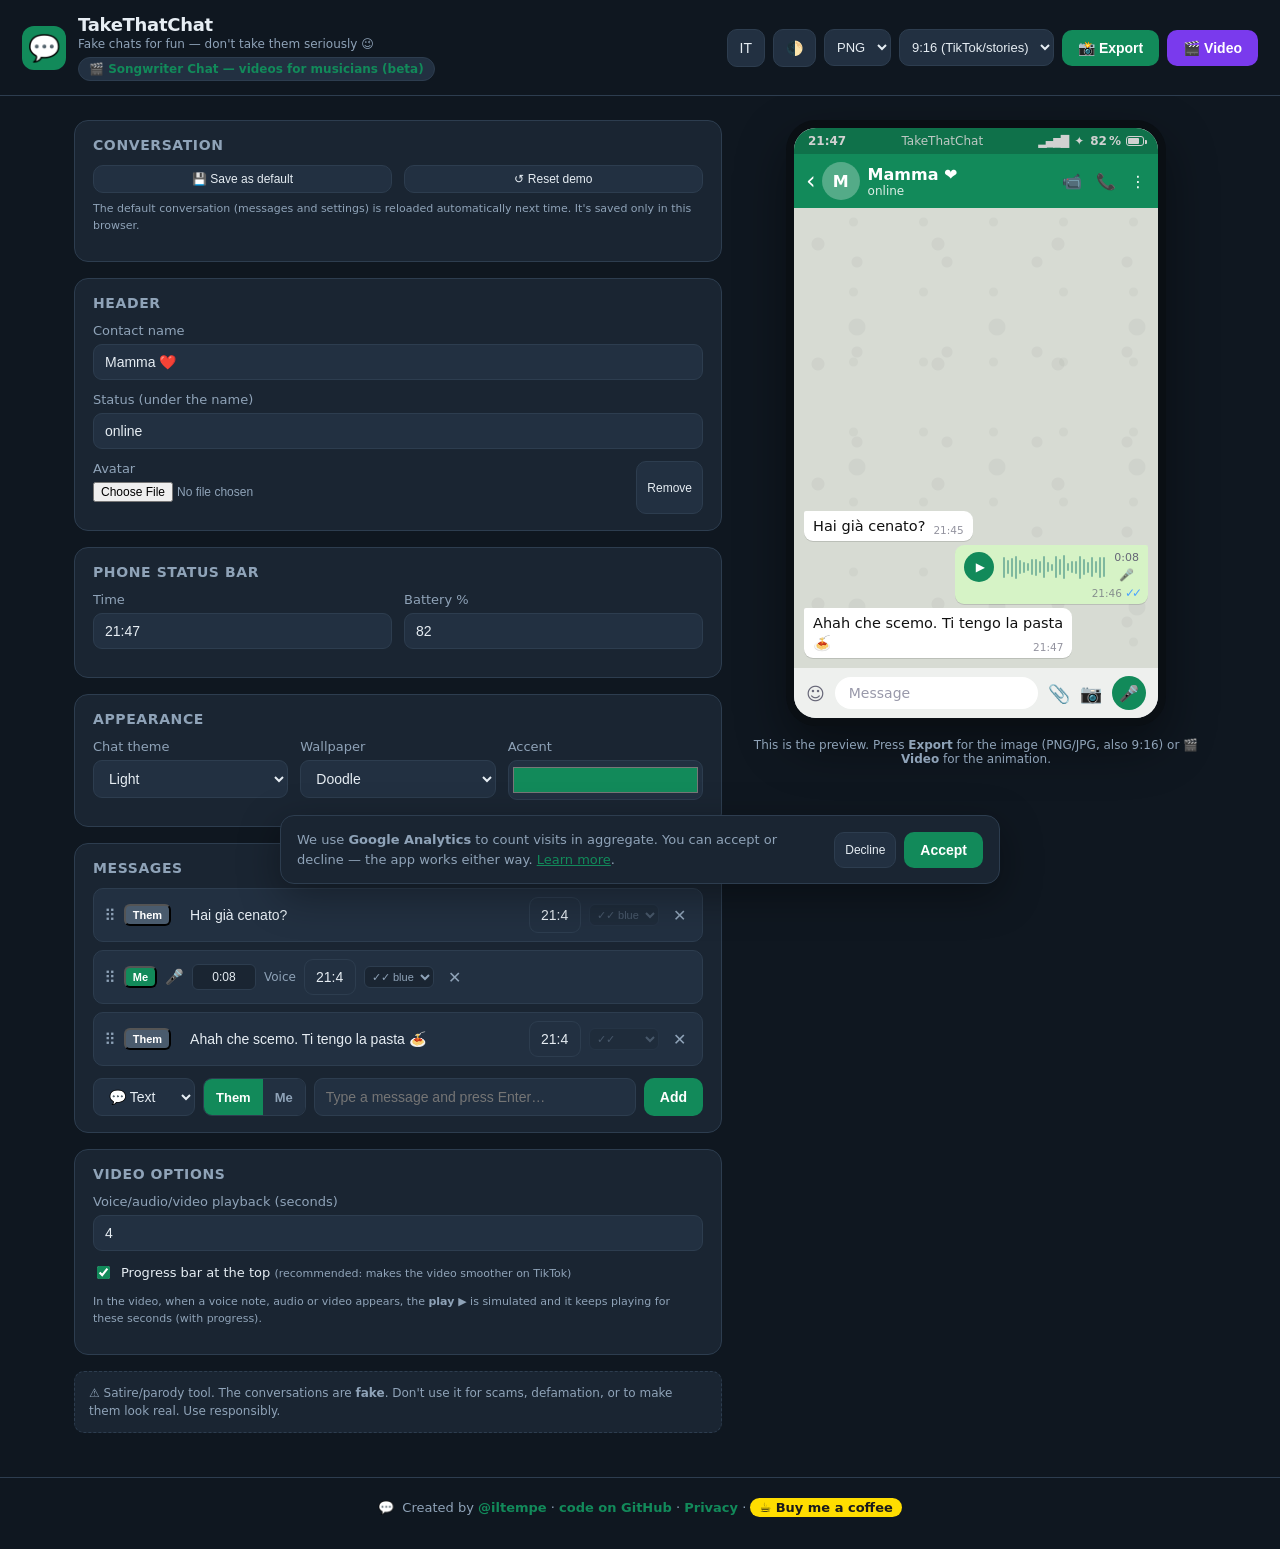
<file: standalone.html>
<!DOCTYPE html>
<html lang="it"><head><meta charset="UTF-8"/><meta name="viewport" content="width=device-width, initial-scale=1.0"/><title>TakeThatChat</title>
<style>
:root {
  --accent: #128a5a;
  --bg: #0f1720;
  --panel: #1a2532;
  --panel-2: #223041;
  --text: #e6edf3;
  --muted: #8fa3b8;
  --border: #2d3d4f;
  --radius: 14px;
}

* { box-sizing: border-box; }

body {
  margin: 0;
  font-family: system-ui, -apple-system, "Segoe UI", Roboto, Helvetica, Arial, sans-serif;
  background: var(--bg);
  color: var(--text);
}

body.light {
  --bg: #eef1f5;
  --panel: #ffffff;
  --panel-2: #f2f5f8;
  --text: #16202b;
  --muted: #5b6b7b;
  --border: #dbe2ea;
}

/* ---------- Top bar ---------- */
.topbar {
  display: flex;
  align-items: center;
  justify-content: space-between;
  padding: 14px 22px;
  border-bottom: 1px solid var(--border);
  position: sticky;
  top: 0;
  background: var(--bg);
  z-index: 20;
  gap: 12px;
}
.brand { display: flex; align-items: center; gap: 12px; }
.brand-logo {
  font-size: 26px;
  width: 44px; height: 44px;
  display: grid; place-items: center;
  background: var(--accent);
  border-radius: 12px;
}
.brand h1 { font-size: 18px; margin: 0; letter-spacing: -0.3px; }
.tagline { margin: 2px 0 0; font-size: 12px; color: var(--muted); }
.songwriter-link { display: inline-block; margin-top: 6px; font-size: 12px; font-weight: 600; color: var(--accent); text-decoration: none; background: var(--panel-2); border: 1px solid var(--border); padding: 4px 10px; border-radius: 20px; }
.songwriter-link:hover { filter: brightness(1.15); text-decoration: none; }
.topbar-actions { display: flex; gap: 8px; align-items: center; }

.primary-btn {
  background: var(--accent);
  color: #fff;
  border: none;
  padding: 10px 16px;
  border-radius: 10px;
  font-size: 14px;
  font-weight: 600;
  cursor: pointer;
}
.primary-btn:hover { filter: brightness(1.08); }
.ghost-btn {
  background: var(--panel-2);
  color: var(--text);
  border: 1px solid var(--border);
  padding: 10px 12px;
  border-radius: 10px;
  cursor: pointer;
  font-size: 14px;
}
.ghost-btn.small { padding: 6px 10px; font-size: 12px; }
.export-sel { width: auto; background: var(--panel-2); border: 1px solid var(--border); color: var(--text); border-radius: 10px; padding: 9px 8px; font-size: 13px; }

/* ---------- Layout ---------- */
.layout {
  display: grid;
  grid-template-columns: minmax(340px, 1fr) minmax(360px, 460px);
  gap: 24px;
  padding: 24px;
  max-width: 1180px;
  margin: 0 auto;
  align-items: start;
}
@media (max-width: 860px) {
  .layout { grid-template-columns: 1fr; }
  .preview { order: -1; }
}

/* ---------- Editor ---------- */
.panel {
  background: var(--panel);
  border: 1px solid var(--border);
  border-radius: var(--radius);
  padding: 16px 18px;
  margin-bottom: 16px;
}
.panel h2 { font-size: 14px; margin: 0 0 12px; text-transform: uppercase; letter-spacing: 0.6px; color: var(--muted); }
.panel-head { display: flex; align-items: baseline; justify-content: space-between; }
.hint { font-size: 11px; color: var(--muted); }

label { display: flex; flex-direction: column; gap: 6px; font-size: 13px; color: var(--muted); margin-bottom: 12px; }
label:last-child { margin-bottom: 0; }
.row { display: flex; gap: 12px; flex-wrap: wrap; }
.row > label { flex: 1; min-width: 90px; }
label.check { flex-direction: row; align-items: center; gap: 8px; margin-top: 12px; color: var(--text); font-size: 13px; cursor: pointer; }
label.check input { width: auto; accent-color: var(--accent); flex-shrink: 0; }
label.check .hint { display: inline; }
.convo-actions .row button { flex: 1; min-width: 140px; }
.grow { flex: 1; }

input[type="text"], input[type="number"], select {
  background: var(--panel-2);
  border: 1px solid var(--border);
  color: var(--text);
  padding: 9px 11px;
  border-radius: 9px;
  font-size: 14px;
  width: 100%;
}
input[type="color"] { width: 100%; height: 40px; padding: 2px; border: 1px solid var(--border); border-radius: 9px; background: var(--panel-2); cursor: pointer; }
input[type="file"] { font-size: 12px; color: var(--muted); }
input:focus, select:focus { outline: 2px solid var(--accent); outline-offset: 0; }

/* Message editor list */
.msg-editor-list { list-style: none; margin: 0 0 12px; padding: 0; display: flex; flex-direction: column; gap: 8px; }
.msg-row {
  display: flex; align-items: center; gap: 8px;
  background: var(--panel-2);
  border: 1px solid var(--border);
  border-radius: 10px;
  padding: 8px 10px;
}
.msg-row.dragging { opacity: 0.4; }
.msg-row .drag { cursor: grab; color: var(--muted); user-select: none; }
.msg-row .reorder { display: none; flex-direction: column; gap: 2px; }
.msg-row .mv { background: var(--panel); border: 1px solid var(--border); color: var(--muted); border-radius: 5px; font-size: 9px; line-height: 1; padding: 3px 5px; cursor: pointer; }
.msg-row .mv:hover { color: var(--text); border-color: var(--accent); }
.msg-row .who {
  font-size: 11px; font-weight: 700; padding: 3px 7px; border-radius: 6px; white-space: nowrap;
}
.msg-row .who.out { background: var(--accent); color: #fff; }
.msg-row .who.in { background: #4a5b6d; color: #fff; }
.msg-row .txt { flex: 1 1 auto; min-width: 0; width: auto; background: transparent; border: none; color: var(--text); font-size: 14px; }
.msg-row .txt:focus { outline: none; }
.msg-row .txt-time { flex: 0 0 52px; }
.msg-row .tick-sel { flex: 0 0 auto; width: auto; background: var(--panel); border: 1px solid var(--border); color: var(--muted); border-radius: 6px; font-size: 11px; padding: 3px; }
.msg-row .del { background: transparent; border: none; color: var(--muted); cursor: pointer; font-size: 16px; }
.msg-row .del:hover { color: #e05a5a; }

.add-msg { display: flex; gap: 8px; align-items: stretch; flex-wrap: wrap; }
.add-msg #new-msg-text { flex: 1; min-width: 160px; }
.side-toggle { display: flex; border: 1px solid var(--border); border-radius: 9px; overflow: hidden; }
.side-btn { background: var(--panel-2); border: none; color: var(--muted); padding: 0 12px; cursor: pointer; font-size: 13px; font-weight: 600; }
.side-btn.active { background: var(--accent); color: #fff; }

.disclaimer { font-size: 12px; color: var(--muted); line-height: 1.5; background: var(--panel); border: 1px dashed var(--border); border-radius: 10px; padding: 12px 14px; }

/* ---------- Phone preview ---------- */
.preview { position: sticky; top: 88px; display: flex; flex-direction: column; align-items: center; gap: 12px; }
.preview-hint { font-size: 12px; color: var(--muted); text-align: center; margin: 0; }

.phone {
  width: 380px;
  max-width: 100%;
  border-radius: 30px;
  overflow: hidden;
  background: #dfe4e8;
  box-shadow: 0 20px 50px rgba(0,0,0,0.4);
  border: 8px solid #0a0f14;
  font-family: system-ui, -apple-system, "Segoe UI", Roboto, sans-serif;
  color: #111;
}

/* status bar */
.statusbar {
  display: flex; align-items: center; justify-content: space-between;
  background: var(--accent);
  color: #fff; font-size: 12px; font-weight: 600;
  padding: 6px 14px;
  filter: brightness(0.82);
}
.sb-carrier { opacity: 0.9; font-weight: 500; }
.sb-right { display: flex; align-items: center; gap: 6px; }
.sb-signal { letter-spacing: -1px; font-size: 11px; }
.sb-batt { display: inline-flex; align-items: center; gap: 2px; }
.sb-batt-icon { display: inline-block; width: 18px; height: 10px; border: 1.5px solid #fff; border-radius: 3px; position: relative; margin-left: 3px; padding: 1px; }
.sb-batt-icon::after { content: ""; position: absolute; right: -4px; top: 3px; width: 2px; height: 4px; background: #fff; border-radius: 0 1px 1px 0; }
.sb-batt-icon i { display: block; height: 100%; background: #fff; border-radius: 1px; }

/* chat header */
.chat-header {
  display: flex; align-items: center; gap: 8px;
  background: var(--accent);
  color: #fff; padding: 8px 12px;
}
.ch-back { font-size: 24px; line-height: 1; margin-right: -2px; }
.ch-avatar {
  width: 38px; height: 38px; border-radius: 50%;
  background: rgba(255,255,255,0.28);
  display: grid; place-items: center; overflow: hidden;
  font-weight: 700; font-size: 16px; flex-shrink: 0;
}
.ch-avatar img { width: 100%; height: 100%; object-fit: cover; }
.ch-info { display: flex; flex-direction: column; flex: 1; min-width: 0; }
.ch-name { font-weight: 600; font-size: 16px; white-space: nowrap; overflow: hidden; text-overflow: ellipsis; }
.ch-status { font-size: 12px; opacity: 0.85; }
.ch-icons { display: flex; gap: 14px; font-size: 16px; }

/* chat body */
.chat-body { height: 460px; overflow: hidden; position: relative; }
.chat-messages {
  min-height: 100%;
  padding: 14px 10px 10px;
  display: flex; flex-direction: column; gap: 4px; justify-content: flex-end;
}

/* wallpapers */
.chat-body.wp-plain { background: #d9dcd6; }
.chat-body.wp-doodle {
  background-color: #d7dbd3;
  background-image:
    radial-gradient(circle at 20% 30%, rgba(0,0,0,0.04) 0 6px, transparent 7px),
    radial-gradient(circle at 70% 60%, rgba(0,0,0,0.04) 0 5px, transparent 6px),
    radial-gradient(circle at 45% 85%, rgba(0,0,0,0.035) 0 8px, transparent 9px),
    radial-gradient(circle at 85% 20%, rgba(0,0,0,0.03) 0 4px, transparent 5px);
  background-size: 120px 120px, 90px 90px, 140px 140px, 70px 70px;
}
.chat-body.wp-sunset { background: linear-gradient(160deg, #f3d9c0, #e7b7a3 55%, #cf9f9c); }

.phone.dark .chat-body.wp-plain { background: #0b141a; }
.phone.dark .chat-body.wp-doodle { background-color: #0b141a; background-blend-mode: soft-light; }
.phone.dark .chat-body.wp-sunset { background: linear-gradient(160deg, #2a2320, #241d24 55%, #1c2430); }

/* bubbles */
.bubble {
  max-width: 78%;
  padding: 6px 9px 5px;
  border-radius: 9px;
  font-size: 14.5px;
  line-height: 1.34;
  position: relative;
  word-wrap: break-word;
  box-shadow: 0 1px 0.5px rgba(0,0,0,0.13);
}
.bubble .meta { display: inline-flex; align-items: center; gap: 3px; float: right; margin: 6px 0 -2px 8px; font-size: 10.5px; color: #667; }
.bubble .b-time { opacity: 0.7; }
.bubble .b-tick { font-size: 12px; letter-spacing: -3px; }
.bubble .b-tick.read { color: #4aa3ff; }

.bubble.in { align-self: flex-start; background: #ffffff; border-top-left-radius: 2px; }
.bubble.out { align-self: flex-end; background: #d6f3c6; border-top-right-radius: 2px; }

.phone.dark .bubble.in { background: #1f2c33; color: #e6edf3; }
.phone.dark .bubble.in .meta { color: #8aa; }
.phone.dark .bubble.out { background: #0f4a3b; color: #e6edf3; }
.phone.dark .bubble.out .meta { color: #9cc; }

/* --- bolla vocale / audio --- */
.bubble.voice { min-width: 190px; }
.voice-inner { display: flex; align-items: center; gap: 9px; }
.v-play {
  width: 30px; height: 30px; border-radius: 50%; flex-shrink: 0;
  display: grid; place-items: center; font-size: 12px; color: #fff;
  background: var(--accent); padding-left: 2px;
}
.bubble.in .v-play { background: #7d8a97; }
.phone.dark .bubble.in .v-play { background: #55707e; }
.v-wave { display: flex; align-items: center; gap: 2px; height: 24px; flex: 1; }
.v-wave i { flex: 1; min-width: 2px; max-width: 3px; background: #9fb0bf; border-radius: 2px; }
.bubble.out .v-wave i { background: #7fb89f; }
.phone.dark .v-wave i { background: #4a5f6b; }
.v-play.playing { background: var(--accent); }
.v-wave i.on { background: var(--accent); }
.phone.dark .v-wave i.on { background: var(--accent); filter: brightness(1.25); }
.pausebars { display: inline-flex; gap: 3px; align-items: center; }
.pausebars i { width: 3px; height: 12px; background: #fff; border-radius: 1px; }
.media-play .pausebars i { width: 4px; height: 16px; }
.media-progress { position: absolute; left: 0; right: 0; bottom: 0; height: 4px; background: rgba(255,255,255,0.35); }
.media-progress i { display: block; height: 100%; background: var(--accent); }
.v-meta { display: flex; flex-direction: column; align-items: center; gap: 1px; flex-shrink: 0; }
.v-dur { font-size: 11px; color: #667; }
.v-icon { font-size: 12px; opacity: 0.7; }
.phone.dark .v-dur { color: #8aa; }
.bubble.voice .meta, .bubble.media .media-cap .meta { margin-top: 2px; }

/* --- bolla media (foto / video) --- */
.bubble.media { padding: 3px; max-width: 74%; overflow: hidden; }
.media-wrap { position: relative; line-height: 0; border-radius: 8px; overflow: hidden; }
.media-wrap img { display: block; width: 100%; max-height: 320px; object-fit: cover; }
.media-empty {
  display: flex; flex-direction: column; align-items: center; justify-content: center; gap: 4px;
  width: 220px; height: 150px; background: #c9cec6; color: #6b7580;
  font-size: 30px; line-height: 1;
}
.media-empty span { font-size: 12px; }
.phone.dark .media-empty { background: #223038; color: #7d8f9a; }
.media-time {
  position: absolute; right: 7px; bottom: 6px; line-height: 1.2;
  color: #fff; font-size: 10.5px; padding: 2px 7px; border-radius: 10px;
  background: rgba(0,0,0,0.4); display: inline-flex; align-items: center; gap: 3px;
}
.media-time .b-tick { color: #cfe6ff; }
.media-time .b-tick.read { color: #7fc4ff; }
.media-play {
  position: absolute; top: 50%; left: 50%; transform: translate(-50%, -50%);
  width: 46px; height: 46px; border-radius: 50%; background: rgba(0,0,0,0.5);
  display: grid; place-items: center; color: #fff; font-size: 18px; padding-left: 3px;
}
.media-badge {
  position: absolute; top: 7px; right: 7px; color: #fff; font-size: 10.5px;
  background: rgba(0,0,0,0.45); padding: 2px 6px; border-radius: 10px;
}
.media-cap { padding: 5px 6px 2px; font-size: 14.5px; line-height: 1.34; }

/* editor: controlli specifici per tipo */
.msg-row .type-tag { font-size: 15px; flex-shrink: 0; }
.msg-row .type-name { font-size: 12px; color: var(--muted); flex-shrink: 0; }
.msg-row .dur { flex: 0 0 64px; background: var(--panel); border: 1px solid var(--border); color: var(--text); font-size: 12px; padding: 5px 6px; border-radius: 6px; text-align: center; }
.msg-row .cap { flex: 1 1 auto; min-width: 0; }
.msg-row .thumb { width: 34px; height: 34px; border-radius: 6px; object-fit: cover; flex-shrink: 0; cursor: pointer; border: 1px solid var(--border); }
.msg-row .thumb-empty { background: var(--panel); color: var(--muted); font-size: 18px; display: grid; place-items: center; }
.type-sel { flex: 0 0 auto; width: auto; }

/* pulsante video + bolla "sta scrivendo…" */
.video-btn { background: #7a3aed; }
.video-btn:hover { filter: brightness(1.1); }
.bubble.typing { padding: 10px 12px; }
.typing-dots { display: inline-flex; gap: 4px; align-items: center; }
.typing-dots i { width: 7px; height: 7px; border-radius: 50%; background: #90a0ad; display: inline-block; animation: typing-blink 1.2s infinite ease-in-out; }
.typing-dots i:nth-child(2) { animation-delay: 0.2s; }
.typing-dots i:nth-child(3) { animation-delay: 0.4s; }
.phone.dark .typing-dots i { background: #6b8391; }
@keyframes typing-blink { 0%, 60%, 100% { opacity: 0.35; transform: translateY(0); } 30% { opacity: 1; transform: translateY(-2px); } }

/* ---------- Banner consenso analytics ---------- */
.consent {
  position: fixed;
  left: 16px; right: 16px; bottom: 16px;
  max-width: 720px;
  margin: 0 auto;
  background: var(--panel);
  border: 1px solid var(--border);
  border-radius: 14px;
  box-shadow: 0 12px 40px rgba(0,0,0,0.35);
  padding: 14px 16px;
  display: flex;
  align-items: center;
  justify-content: space-between;
  gap: 14px;
  flex-wrap: wrap;
  z-index: 100;
}
.consent[hidden] { display: none; } /* l'attributo hidden deve vincere su display:flex */
.consent-text { font-size: 13px; color: var(--muted); line-height: 1.5; flex: 1; min-width: 220px; }
.consent-text a { color: var(--accent); }
.consent-btns { display: flex; gap: 8px; flex-shrink: 0; }

/* ---------- Crediti ---------- */
.credits {
  text-align: center;
  padding: 22px 16px 34px;
  font-size: 13px;
  color: var(--muted);
  border-top: 1px solid var(--border);
  margin-top: 8px;
}
.credits-heart { margin-right: 4px; }
.credits a { color: var(--accent); text-decoration: none; font-weight: 600; }
.credits a:hover { text-decoration: underline; }
.coffee { color: #1a1a1a !important; background: #ffdd00; padding: 2px 9px; border-radius: 20px; }
.coffee:hover { filter: brightness(1.05); text-decoration: none !important; }

/* ============ MOBILE ============ */
@media (max-width: 680px) {
  .topbar { flex-wrap: wrap; padding: 10px 12px; gap: 8px; position: static; }
  .brand-logo { width: 38px; height: 38px; font-size: 22px; }
  .brand h1 { font-size: 16px; }
  .tagline { display: none; }
  .topbar-actions { width: 100%; flex-wrap: wrap; gap: 6px; }
  .topbar-actions .export-sel { flex: 1 1 42%; }
  #btn-theme { flex: 0 0 auto; }
  .topbar-actions .primary-btn { flex: 1 1 45%; padding: 12px 10px; }

  .layout { padding: 12px; gap: 14px; }
  .preview { position: static; top: auto; }
  .phone { width: 100%; max-width: 420px; margin: 0 auto; }

  /* niente zoom automatico su iOS quando si tocca un campo (serve >=16px) */
  input[type="text"], input[type="number"], select,
  .msg-row .txt, .msg-row .cap, .msg-row .dur, .msg-row .txt-time,
  #new-msg-text { font-size: 16px; }

  /* righe editor: vanno a capo invece di stringersi all'inverosimile */
  .msg-row { flex-wrap: wrap; row-gap: 8px; padding: 10px; }
  .msg-row .txt, .msg-row .cap { flex: 1 1 100%; order: 5; }
  .msg-row .who { order: 1; padding: 6px 10px; }
  .msg-row .type-tag { order: 1; }
  .msg-row .thumb { order: 1; }
  .msg-row .txt-time { order: 2; flex: 0 0 66px; }
  .msg-row .dur { order: 2; }
  .msg-row .tick-sel { order: 3; }
  .msg-row .del { order: 4; margin-left: auto; padding: 4px 8px; font-size: 20px; }
  .msg-row .drag { display: none; } /* il drag col dito è scomodo */
  .msg-row .reorder { display: flex; order: 0; } /* si riordina coi pulsanti su/giù */

  .add-msg { gap: 8px; }
  .add-msg .type-sel { flex: 1 1 46%; }
  .add-msg .side-toggle { flex: 1 1 46%; }
  .add-msg .side-btn { flex: 1; padding: 10px 8px; }
  .add-msg #new-msg-text { flex: 1 1 100%; order: 3; }
  .add-msg #add-msg-btn { flex: 1 1 100%; order: 4; padding: 12px; }
}

/* chat input bar */
.chat-input {
  display: flex; align-items: center; gap: 10px;
  background: #eef0ee; padding: 8px 12px; font-size: 18px; color: #667;
}
.phone.dark .chat-input { background: #131c22; color: #7d8f9a; }
.ci-field { flex: 1; background: #fff; border-radius: 18px; padding: 8px 14px; font-size: 14px; color: #99a; }
.phone.dark .ci-field { background: #24333d; color: #6b7c88; }
.ci-send { background: var(--accent); color: #fff; width: 34px; height: 34px; border-radius: 50%; display: grid; place-items: center; font-size: 16px; }

@media (max-width: 440px) {
  .phone { width: 100%; border-radius: 22px; }
}

</style>
</head><body>
<header class="topbar">
    <div class="brand">
      <span class="brand-logo">💬</span>
      <div>
        <h1>TakeThatChat</h1>
        <p class="tagline" data-i18n="tagline">Finte chat per scherzare — non prendetele sul serio 😉</p>
        <a class="songwriter-link" href="https://iltempe.github.io/takethatchat/songwriter-chat.html" data-i18n="songwriter_link">🎬 Songwriter Chat — video per musicisti (beta)</a>
      </div>
    </div>
    <div class="topbar-actions">
      <button id="btn-lang" class="ghost-btn" title="Language / Lingua">EN</button>
      <button id="btn-theme" class="ghost-btn" data-i18n-title="theme_title" title="Cambia tema editor">🌓</button>
      <select id="export-format" class="export-sel" data-i18n-title="format_title" title="Formato file">
        <option value="png">PNG</option>
        <option value="jpg">JPG</option>
      </select>
      <select id="export-ratio" class="export-sel" data-i18n-title="ratio_title" title="Proporzioni">
        <option value="9x16" selected data-i18n="ratio_916">9:16 (TikTok/storie)</option>
        <option value="natural" data-i18n="ratio_natural">Naturale</option>
      </select>
      <button id="btn-export" class="primary-btn" data-i18n="btn_export">📸 Esporta</button>
      <button id="btn-video" class="primary-btn video-btn" data-i18n="btn_video" data-i18n-title="video_title" title="Esporta come video animato (max 17s)">🎬 Video</button>
    </div>
  </header>

  <main class="layout">
    <!-- ============ EDITOR ============ -->
    <section class="editor" aria-label="Editor">
      <div class="panel convo-actions">
        <h2 data-i18n="panel_convo">Conversazione</h2>
        <div class="row">
          <button id="save-default" class="ghost-btn small" type="button" data-i18n="btn_save_default">💾 Salva come predefinita</button>
          <button id="reset-demo" class="ghost-btn small" type="button" data-i18n="btn_reset_demo">↺ Ripristina demo</button>
        </div>
        <p class="hint" style="margin-top:8px; line-height:1.5" data-i18n="convo_hint">La conversazione predefinita (messaggi e impostazioni) viene ricaricata automaticamente le prossime volte. È salvata solo in questo browser.</p>
      </div>

      <div class="panel">
        <h2 data-i18n="panel_header">Intestazione</h2>
        <label><span data-i18n="lbl_contact_name">Nome contatto</span>
          <input type="text" id="contact-name" value="Mamma ❤️" maxlength="40" />
        </label>
        <label><span data-i18n="lbl_contact_status">Stato (sotto il nome)</span>
          <input type="text" id="contact-status" value="online" maxlength="40" />
        </label>
        <div class="row">
          <label class="grow"><span data-i18n="lbl_avatar">Avatar</span>
            <input type="file" id="avatar-file" accept="image/*" />
          </label>
          <button id="avatar-clear" class="ghost-btn small" type="button" data-i18n="btn_avatar_clear">Rimuovi</button>
        </div>
      </div>

      <div class="panel">
        <h2 data-i18n="panel_statusbar">Barra di stato del telefono</h2>
        <div class="row">
          <label><span data-i18n="lbl_time">Ora</span>
            <input type="text" id="phone-time" value="21:47" maxlength="8" />
          </label>
          <label><span data-i18n="lbl_battery">Batteria %</span>
            <input type="number" id="phone-battery" value="82" min="0" max="100" />
          </label>
        </div>
      </div>

      <div class="panel">
        <h2 data-i18n="panel_appearance">Aspetto</h2>
        <div class="row">
          <label><span data-i18n="lbl_theme">Tema chat</span>
            <select id="chat-theme">
              <option value="light" data-i18n="opt_light">Chiaro</option>
              <option value="dark" data-i18n="opt_dark">Scuro</option>
            </select>
          </label>
          <label><span data-i18n="lbl_wallpaper">Sfondo</span>
            <select id="chat-wallpaper">
              <option value="doodle" data-i18n="opt_doodle">Doodle</option>
              <option value="plain" data-i18n="opt_plain">Tinta unita</option>
              <option value="sunset" data-i18n="opt_sunset">Tramonto</option>
            </select>
          </label>
          <label><span data-i18n="lbl_accent">Accento</span>
            <input type="color" id="accent-color" value="#128a5a" />
          </label>
        </div>
      </div>

      <div class="panel">
        <div class="panel-head">
          <h2 data-i18n="panel_messages">Messaggi</h2>
          <span class="hint" data-i18n="reorder_hint">Riordina con ↑↓ o trascina</span>
        </div>
        <ul id="msg-list" class="msg-editor-list"></ul>
        <div class="add-msg">
          <select id="new-msg-type" class="type-sel" data-i18n-title="type_title" title="Tipo di messaggio">
            <option value="text" data-i18n="type_text">💬 Testo</option>
            <option value="voice" data-i18n="type_voice">🎤 Vocale</option>
            <option value="audio" data-i18n="type_audio">🎵 Audio</option>
            <option value="photo" data-i18n="type_photo">🖼️ Foto</option>
            <option value="video" data-i18n="type_video">🎬 Video</option>
          </select>
          <div class="side-toggle" role="group" aria-label="Chi scrive">
            <button type="button" class="side-btn active" data-side="in" data-i18n="side_them">Loro</button>
            <button type="button" class="side-btn" data-side="out" data-i18n="side_me">Io</button>
          </div>
          <input type="text" id="new-msg-text" placeholder="Scrivi un messaggio e premi Invio…" />
          <button id="add-msg-btn" class="primary-btn" type="button">Aggiungi</button>
          <input type="file" id="new-media-file" accept="image/*" hidden />
        </div>
      </div>

      <div class="panel">
        <h2 data-i18n="panel_video_opts">Opzioni video</h2>
        <div class="row">
          <label><span data-i18n="lbl_media_play">Riproduzione vocali/audio/video (secondi)</span>
            <input type="number" id="media-play-secs" value="4" min="1" max="15" step="1" />
          </label>
        </div>
        <label class="check">
          <input type="checkbox" id="video-progress-bar" checked />
          <span><span data-i18n="lbl_progress_bar">Barra di avanzamento in alto</span> <span class="hint" data-i18n="progress_bar_hint">(consigliata: rende il video più fluido su TikTok)</span></span>
        </label>
        <p class="hint" style="margin-top:8px; line-height:1.5" data-i18n-html="video_opts_hint">Nel video, quando compare un vocale, un audio o un video si simula la pressione del <strong>play ▶</strong> e resta in riproduzione per questi secondi (con avanzamento).</p>
      </div>

      <p class="disclaimer" data-i18n-html="disclaimer">
        ⚠️ Strumento satirico/parodia. Le conversazioni generate sono <strong>finte</strong>.
        Non usarlo per truffe, diffamazione o per far credere che siano reali. Usalo con testa.
      </p>
    </section>

    <!-- ============ PREVIEW ============ -->
    <section class="preview" aria-label="Anteprima">
      <div class="phone" id="capture">
        <div class="statusbar">
          <span class="sb-time" id="sb-time">21:47</span>
          <span class="sb-carrier">TakeThatChat</span>
          <span class="sb-right">
            <span class="sb-signal">▂▄▆█</span>
            <span class="sb-wifi">✦</span>
            <span class="sb-batt"><span class="sb-batt-num" id="sb-batt-num">82</span>%<span class="sb-batt-icon"><i id="sb-batt-fill"></i></span></span>
          </span>
        </div>

        <div class="chat-header">
          <span class="ch-back">‹</span>
          <div class="ch-avatar" id="ch-avatar"><span id="ch-avatar-initials">M</span></div>
          <div class="ch-info">
            <span class="ch-name" id="ch-name">Mamma ❤️</span>
            <span class="ch-status" id="ch-status">online</span>
          </div>
          <div class="ch-icons"><span>📹</span><span>📞</span><span>⋮</span></div>
        </div>

        <div class="chat-body" id="chat-body">
          <div class="chat-messages" id="chat-messages"></div>
        </div>

        <div class="chat-input">
          <span class="ci-emoji">☺</span>
          <div class="ci-field" data-i18n="phone_input">Messaggio</div>
          <span class="ci-clip">📎</span>
          <span class="ci-cam">📷</span>
          <span class="ci-send" id="ci-send">🎤</span>
        </div>
      </div>
      <p class="preview-hint" data-i18n-html="preview_hint">Questa è l'anteprima. Premi <strong>Esporta</strong> per l'immagine (PNG/JPG, anche 9:16) o <strong>🎬 Video</strong> per l'animazione.</p>
    </section>
  </main>

  <div id="consent" class="consent" hidden role="dialog" aria-label="Consenso analytics">
    <span class="consent-text" data-i18n-html="consent_text">Usiamo <strong>Google Analytics</strong> per contare le visite in forma aggregata. Puoi accettare o rifiutare — l'app funziona comunque. <a href="https://iltempe.github.io/takethatchat/privacy.html" target="_blank" rel="noopener noreferrer">Maggiori informazioni</a>.</span>
    <span class="consent-btns">
      <button id="consent-reject" class="ghost-btn small" type="button" data-i18n="consent_reject">Rifiuta</button>
      <button id="consent-accept" class="primary-btn" type="button" data-i18n="consent_accept">Accetta</button>
    </span>
  </div>

  <footer class="credits" data-i18n-html="credits">
    <span class="credits-heart">💬</span>
    Creato da <a href="https://github.com/iltempe" target="_blank" rel="noopener noreferrer">@iltempe</a>
    · <a href="https://github.com/iltempe/takethatchat" target="_blank" rel="noopener noreferrer">codice su GitHub</a>
    · <a href="https://iltempe.github.io/takethatchat/privacy.html">Privacy</a>
    · <a class="coffee" href="https://buymeacoffee.com/iltempe" target="_blank" rel="noopener noreferrer">☕ Offrimi un caffè</a>
  </footer>
<script>
/*!
 * html2canvas 1.4.1 <https://html2canvas.hertzen.com>
 * Copyright (c) 2022 Niklas von Hertzen <https://hertzen.com>
 * Released under MIT License
 */
!function(A,e){"object"==typeof exports&&"undefined"!=typeof module?module.exports=e():"function"==typeof define&&define.amd?define(e):(A="undefined"!=typeof globalThis?globalThis:A||self).html2canvas=e()}(this,function(){"use strict";
/*! *****************************************************************************
    Copyright (c) Microsoft Corporation.

    Permission to use, copy, modify, and/or distribute this software for any
    purpose with or without fee is hereby granted.

    THE SOFTWARE IS PROVIDED "AS IS" AND THE AUTHOR DISCLAIMS ALL WARRANTIES WITH
    REGARD TO THIS SOFTWARE INCLUDING ALL IMPLIED WARRANTIES OF MERCHANTABILITY
    AND FITNESS. IN NO EVENT SHALL THE AUTHOR BE LIABLE FOR ANY SPECIAL, DIRECT,
    INDIRECT, OR CONSEQUENTIAL DAMAGES OR ANY DAMAGES WHATSOEVER RESULTING FROM
    LOSS OF USE, DATA OR PROFITS, WHETHER IN AN ACTION OF CONTRACT, NEGLIGENCE OR
    OTHER TORTIOUS ACTION, ARISING OUT OF OR IN CONNECTION WITH THE USE OR
    PERFORMANCE OF THIS SOFTWARE.
    ***************************************************************************** */var r=function(A,e){return(r=Object.setPrototypeOf||{__proto__:[]}instanceof Array&&function(A,e){A.__proto__=e}||function(A,e){for(var t in e)Object.prototype.hasOwnProperty.call(e,t)&&(A[t]=e[t])})(A,e)};function A(A,e){if("function"!=typeof e&&null!==e)throw new TypeError("Class extends value "+String(e)+" is not a constructor or null");function t(){this.constructor=A}r(A,e),A.prototype=null===e?Object.create(e):(t.prototype=e.prototype,new t)}var h=function(){return(h=Object.assign||function(A){for(var e,t=1,r=arguments.length;t<r;t++)for(var B in e=arguments[t])Object.prototype.hasOwnProperty.call(e,B)&&(A[B]=e[B]);return A}).apply(this,arguments)};function a(A,s,o,i){return new(o=o||Promise)(function(t,e){function r(A){try{n(i.next(A))}catch(A){e(A)}}function B(A){try{n(i.throw(A))}catch(A){e(A)}}function n(A){var e;A.done?t(A.value):((e=A.value)instanceof o?e:new o(function(A){A(e)})).then(r,B)}n((i=i.apply(A,s||[])).next())})}function H(t,r){var B,n,s,o={label:0,sent:function(){if(1&s[0])throw s[1];return s[1]},trys:[],ops:[]},A={next:e(0),throw:e(1),return:e(2)};return"function"==typeof Symbol&&(A[Symbol.iterator]=function(){return this}),A;function e(e){return function(A){return function(e){if(B)throw new TypeError("Generator is already executing.");for(;o;)try{if(B=1,n&&(s=2&e[0]?n.return:e[0]?n.throw||((s=n.return)&&s.call(n),0):n.next)&&!(s=s.call(n,e[1])).done)return s;switch(n=0,(e=s?[2&e[0],s.value]:e)[0]){case 0:case 1:s=e;break;case 4:return o.label++,{value:e[1],done:!1};case 5:o.label++,n=e[1],e=[0];continue;case 7:e=o.ops.pop(),o.trys.pop();continue;default:if(!(s=0<(s=o.trys).length&&s[s.length-1])&&(6===e[0]||2===e[0])){o=0;continue}if(3===e[0]&&(!s||e[1]>s[0]&&e[1]<s[3])){o.label=e[1];break}if(6===e[0]&&o.label<s[1]){o.label=s[1],s=e;break}if(s&&o.label<s[2]){o.label=s[2],o.ops.push(e);break}s[2]&&o.ops.pop(),o.trys.pop();continue}e=r.call(t,o)}catch(A){e=[6,A],n=0}finally{B=s=0}if(5&e[0])throw e[1];return{value:e[0]?e[1]:void 0,done:!0}}([e,A])}}}function t(A,e,t){if(t||2===arguments.length)for(var r,B=0,n=e.length;B<n;B++)!r&&B in e||((r=r||Array.prototype.slice.call(e,0,B))[B]=e[B]);return A.concat(r||e)}var d=(B.prototype.add=function(A,e,t,r){return new B(this.left+A,this.top+e,this.width+t,this.height+r)},B.fromClientRect=function(A,e){return new B(e.left+A.windowBounds.left,e.top+A.windowBounds.top,e.width,e.height)},B.fromDOMRectList=function(A,e){e=Array.from(e).find(function(A){return 0!==A.width});return e?new B(e.left+A.windowBounds.left,e.top+A.windowBounds.top,e.width,e.height):B.EMPTY},B.EMPTY=new B(0,0,0,0),B);function B(A,e,t,r){this.left=A,this.top=e,this.width=t,this.height=r}for(var f=function(A,e){return d.fromClientRect(A,e.getBoundingClientRect())},Q=function(A){for(var e=[],t=0,r=A.length;t<r;){var B,n=A.charCodeAt(t++);55296<=n&&n<=56319&&t<r?56320==(64512&(B=A.charCodeAt(t++)))?e.push(((1023&n)<<10)+(1023&B)+65536):(e.push(n),t--):e.push(n)}return e},g=function(){for(var A=[],e=0;e<arguments.length;e++)A[e]=arguments[e];if(String.fromCodePoint)return String.fromCodePoint.apply(String,A);var t=A.length;if(!t)return"";for(var r=[],B=-1,n="";++B<t;){var s=A[B];s<=65535?r.push(s):(s-=65536,r.push(55296+(s>>10),s%1024+56320)),(B+1===t||16384<r.length)&&(n+=String.fromCharCode.apply(String,r),r.length=0)}return n},e="ABCDEFGHIJKLMNOPQRSTUVWXYZabcdefghijklmnopqrstuvwxyz0123456789+/",n="undefined"==typeof Uint8Array?[]:new Uint8Array(256),s=0;s<e.length;s++)n[e.charCodeAt(s)]=s;for(var o="ABCDEFGHIJKLMNOPQRSTUVWXYZabcdefghijklmnopqrstuvwxyz0123456789+/",c="undefined"==typeof Uint8Array?[]:new Uint8Array(256),i=0;i<o.length;i++)c[o.charCodeAt(i)]=i;function w(A,e,t){return A.slice?A.slice(e,t):new Uint16Array(Array.prototype.slice.call(A,e,t))}var U=(l.prototype.get=function(A){var e;if(0<=A){if(A<55296||56319<A&&A<=65535)return e=this.index[A>>5],this.data[e=(e<<2)+(31&A)];if(A<=65535)return e=this.index[2048+(A-55296>>5)],this.data[e=(e<<2)+(31&A)];if(A<this.highStart)return e=this.index[e=2080+(A>>11)],e=this.index[e+=A>>5&63],this.data[e=(e<<2)+(31&A)];if(A<=1114111)return this.data[this.highValueIndex]}return this.errorValue},l);function l(A,e,t,r,B,n){this.initialValue=A,this.errorValue=e,this.highStart=t,this.highValueIndex=r,this.index=B,this.data=n}for(var C="ABCDEFGHIJKLMNOPQRSTUVWXYZabcdefghijklmnopqrstuvwxyz0123456789+/",u="undefined"==typeof Uint8Array?[]:new Uint8Array(256),F=0;F<C.length;F++)u[C.charCodeAt(F)]=F;function p(A,e,t,r){var B=r[t];if(Array.isArray(A)?-1!==A.indexOf(B):A===B)for(var n=t;n<=r.length;){if((o=r[++n])===e)return 1;if(o!==D)break}if(B===D)for(n=t;0<n;){var s=r[--n];if(Array.isArray(A)?-1!==A.indexOf(s):A===s)for(var o,i=t;i<=r.length;){if((o=r[++i])===e)return 1;if(o!==D)break}if(s!==D)break}}function E(A,e){for(var t=A;0<=t;){var r=e[t];if(r!==D)return r;t--}return 0}function I(t,A){var e=(B=function(A,r){void 0===r&&(r="strict");var B=[],n=[],s=[];return A.forEach(function(A,e){var t=rA.get(A);if(50<t?(s.push(!0),t-=50):s.push(!1),-1!==["normal","auto","loose"].indexOf(r)&&-1!==[8208,8211,12316,12448].indexOf(A))return n.push(e),B.push(16);if(4!==t&&11!==t)return n.push(e),31===t?B.push("strict"===r?O:q):t===AA||29===t?B.push(J):43===t?131072<=A&&A<=196605||196608<=A&&A<=262141?B.push(q):B.push(J):void B.push(t);if(0===e)return n.push(e),B.push(J);t=B[e-1];return-1===iA.indexOf(t)?(n.push(n[e-1]),B.push(t)):(n.push(e),B.push(J))}),[n,B,s]}(t,(A=A||{lineBreak:"normal",wordBreak:"normal"}).lineBreak))[0],r=B[1],B=B[2];return[e,r="break-all"===A.wordBreak||"break-word"===A.wordBreak?r.map(function(A){return-1!==[R,J,AA].indexOf(A)?q:A}):r,"keep-all"===A.wordBreak?B.map(function(A,e){return A&&19968<=t[e]&&t[e]<=40959}):void 0]}var y,K,m,L,b,D=10,v=13,x=15,M=17,S=18,T=19,G=20,O=21,V=22,k=24,R=25,N=26,P=27,X=28,J=30,Y=32,W=33,Z=34,_=35,q=37,j=38,z=39,$=40,AA=42,eA=[9001,65288],tA="×",rA=(m=function(A){var e,t,r,B,n=.75*A.length,s=A.length,o=0;"="===A[A.length-1]&&(n--,"="===A[A.length-2]&&n--);for(var n=new("undefined"!=typeof ArrayBuffer&&"undefined"!=typeof Uint8Array&&void 0!==Uint8Array.prototype.slice?ArrayBuffer:Array)(n),i=Array.isArray(n)?n:new Uint8Array(n),Q=0;Q<s;Q+=4)e=c[A.charCodeAt(Q)],t=c[A.charCodeAt(Q+1)],r=c[A.charCodeAt(Q+2)],B=c[A.charCodeAt(Q+3)],i[o++]=e<<2|t>>4,i[o++]=(15&t)<<4|r>>2,i[o++]=(3&r)<<6|63&B;return n}(y="[base64]/[base64]/[base64]/8DvwO/A78DvwO/A78DvwO/A78DvwO/A78DvwO/A78DvwO/A78DvwO/A78DvwO/A78DvwO/[base64]/CzAAMACHC4sLkwubC58Lpwt1AK4Ltgt1APsDMAAwADAAMAAwADAAMAAwAL4LwwvLC9IL1wvdCzAAMADlC+kL8Qv5C/[base64]/[base64]/[base64]//[base64]"),L=Array.isArray(m)?function(A){for(var e=A.length,t=[],r=0;r<e;r+=4)t.push(A[r+3]<<24|A[r+2]<<16|A[r+1]<<8|A[r]);return t}(m):new Uint32Array(m),b=Array.isArray(m)?function(A){for(var e=A.length,t=[],r=0;r<e;r+=2)t.push(A[r+1]<<8|A[r]);return t}(m):new Uint16Array(m),y=w(b,12,L[4]/2),K=2===L[5]?w(b,(24+L[4])/2):(m=L,b=Math.ceil((24+L[4])/4),m.slice?m.slice(b,K):new Uint32Array(Array.prototype.slice.call(m,b,K))),new U(L[0],L[1],L[2],L[3],y,K)),BA=[J,36],nA=[1,2,3,5],sA=[D,8],oA=[P,N],iA=nA.concat(sA),QA=[j,z,$,Z,_],cA=[x,v],aA=(gA.prototype.slice=function(){return g.apply(void 0,this.codePoints.slice(this.start,this.end))},gA);function gA(A,e,t,r){this.codePoints=A,this.required="!"===e,this.start=t,this.end=r}function wA(A,e){var t=Q(A),r=(e=I(t,e))[0],B=e[1],n=e[2],s=t.length,o=0,i=0;return{next:function(){if(s<=i)return{done:!0,value:null};for(var A=tA;i<s&&(A=function(A,e,t,r,B){if(0===t[r])return tA;var n=r-1;if(Array.isArray(B)&&!0===B[n])return tA;var s=n-1,o=1+n,i=e[n],r=0<=s?e[s]:0,B=e[o];if(2===i&&3===B)return tA;if(-1!==nA.indexOf(i))return"!";if(-1!==nA.indexOf(B))return tA;if(-1!==sA.indexOf(B))return tA;if(8===E(n,e))return"÷";if(11===rA.get(A[n]))return tA;if((i===Y||i===W)&&11===rA.get(A[o]))return tA;if(7===i||7===B)return tA;if(9===i)return tA;if(-1===[D,v,x].indexOf(i)&&9===B)return tA;if(-1!==[M,S,T,k,X].indexOf(B))return tA;if(E(n,e)===V)return tA;if(p(23,V,n,e))return tA;if(p([M,S],O,n,e))return tA;if(p(12,12,n,e))return tA;if(i===D)return"÷";if(23===i||23===B)return tA;if(16===B||16===i)return"÷";if(-1!==[v,x,O].indexOf(B)||14===i)return tA;if(36===r&&-1!==cA.indexOf(i))return tA;if(i===X&&36===B)return tA;if(B===G)return tA;if(-1!==BA.indexOf(B)&&i===R||-1!==BA.indexOf(i)&&B===R)return tA;if(i===P&&-1!==[q,Y,W].indexOf(B)||-1!==[q,Y,W].indexOf(i)&&B===N)return tA;if(-1!==BA.indexOf(i)&&-1!==oA.indexOf(B)||-1!==oA.indexOf(i)&&-1!==BA.indexOf(B))return tA;if(-1!==[P,N].indexOf(i)&&(B===R||-1!==[V,x].indexOf(B)&&e[1+o]===R)||-1!==[V,x].indexOf(i)&&B===R||i===R&&-1!==[R,X,k].indexOf(B))return tA;if(-1!==[R,X,k,M,S].indexOf(B))for(var Q=n;0<=Q;){if((c=e[Q])===R)return tA;if(-1===[X,k].indexOf(c))break;Q--}if(-1!==[P,N].indexOf(B))for(var c,Q=-1!==[M,S].indexOf(i)?s:n;0<=Q;){if((c=e[Q])===R)return tA;if(-1===[X,k].indexOf(c))break;Q--}if(j===i&&-1!==[j,z,Z,_].indexOf(B)||-1!==[z,Z].indexOf(i)&&-1!==[z,$].indexOf(B)||-1!==[$,_].indexOf(i)&&B===$)return tA;if(-1!==QA.indexOf(i)&&-1!==[G,N].indexOf(B)||-1!==QA.indexOf(B)&&i===P)return tA;if(-1!==BA.indexOf(i)&&-1!==BA.indexOf(B))return tA;if(i===k&&-1!==BA.indexOf(B))return tA;if(-1!==BA.concat(R).indexOf(i)&&B===V&&-1===eA.indexOf(A[o])||-1!==BA.concat(R).indexOf(B)&&i===S)return tA;if(41===i&&41===B){for(var a=t[n],g=1;0<a&&41===e[--a];)g++;if(g%2!=0)return tA}return i===Y&&B===W?tA:"÷"}(t,B,r,++i,n))===tA;);if(A===tA&&i!==s)return{done:!0,value:null};var e=new aA(t,A,o,i);return o=i,{value:e,done:!1}}}}function UA(A){return 48<=A&&A<=57}function lA(A){return UA(A)||65<=A&&A<=70||97<=A&&A<=102}function CA(A){return 10===A||9===A||32===A}function uA(A){return 97<=(t=e=A)&&t<=122||65<=(e=e)&&e<=90||128<=A||95===A;var e,t}function FA(A){return uA(A)||UA(A)||45===A}function hA(A,e){return 92===A&&10!==e}function dA(A,e,t){return 45===A?uA(e)||hA(e,t):!!uA(A)||92===A&&10!==e}function fA(A,e,t){return 43===A||45===A?!!UA(e)||46===e&&UA(t):UA(46===A?e:A)}var HA={type:2},pA={type:3},EA={type:4},IA={type:13},yA={type:8},KA={type:21},mA={type:9},LA={type:10},bA={type:11},DA={type:12},vA={type:14},xA={type:23},MA={type:1},SA={type:25},TA={type:24},GA={type:26},OA={type:27},VA={type:28},kA={type:29},RA={type:31},NA={type:32},PA=(XA.prototype.write=function(A){this._value=this._value.concat(Q(A))},XA.prototype.read=function(){for(var A=[],e=this.consumeToken();e!==NA;)A.push(e),e=this.consumeToken();return A},XA.prototype.consumeToken=function(){var A=this.consumeCodePoint();switch(A){case 34:return this.consumeStringToken(34);case 35:var e=this.peekCodePoint(0),t=this.peekCodePoint(1),r=this.peekCodePoint(2);if(FA(e)||hA(t,r)){var B=dA(e,t,r)?2:1;return{type:5,value:this.consumeName(),flags:B}}break;case 36:if(61===this.peekCodePoint(0))return this.consumeCodePoint(),IA;break;case 39:return this.consumeStringToken(39);case 40:return HA;case 41:return pA;case 42:if(61===this.peekCodePoint(0))return this.consumeCodePoint(),vA;break;case 43:if(fA(A,this.peekCodePoint(0),this.peekCodePoint(1)))return this.reconsumeCodePoint(A),this.consumeNumericToken();break;case 44:return EA;case 45:var r=A,B=this.peekCodePoint(0),n=this.peekCodePoint(1);if(fA(r,B,n))return this.reconsumeCodePoint(A),this.consumeNumericToken();if(dA(r,B,n))return this.reconsumeCodePoint(A),this.consumeIdentLikeToken();if(45===B&&62===n)return this.consumeCodePoint(),this.consumeCodePoint(),TA;break;case 46:if(fA(A,this.peekCodePoint(0),this.peekCodePoint(1)))return this.reconsumeCodePoint(A),this.consumeNumericToken();break;case 47:if(42===this.peekCodePoint(0))for(this.consumeCodePoint();;){var s=this.consumeCodePoint();if(42===s&&47===(s=this.consumeCodePoint()))return this.consumeToken();if(-1===s)return this.consumeToken()}break;case 58:return GA;case 59:return OA;case 60:if(33===this.peekCodePoint(0)&&45===this.peekCodePoint(1)&&45===this.peekCodePoint(2))return this.consumeCodePoint(),this.consumeCodePoint(),SA;break;case 64:var n=this.peekCodePoint(0),o=this.peekCodePoint(1),i=this.peekCodePoint(2);if(dA(n,o,i))return{type:7,value:this.consumeName()};break;case 91:return VA;case 92:if(hA(A,this.peekCodePoint(0)))return this.reconsumeCodePoint(A),this.consumeIdentLikeToken();break;case 93:return kA;case 61:if(61===this.peekCodePoint(0))return this.consumeCodePoint(),yA;break;case 123:return bA;case 125:return DA;case 117:case 85:o=this.peekCodePoint(0),i=this.peekCodePoint(1);return 43!==o||!lA(i)&&63!==i||(this.consumeCodePoint(),this.consumeUnicodeRangeToken()),this.reconsumeCodePoint(A),this.consumeIdentLikeToken();case 124:if(61===this.peekCodePoint(0))return this.consumeCodePoint(),mA;if(124===this.peekCodePoint(0))return this.consumeCodePoint(),KA;break;case 126:if(61===this.peekCodePoint(0))return this.consumeCodePoint(),LA;break;case-1:return NA}return CA(A)?(this.consumeWhiteSpace(),RA):UA(A)?(this.reconsumeCodePoint(A),this.consumeNumericToken()):uA(A)?(this.reconsumeCodePoint(A),this.consumeIdentLikeToken()):{type:6,value:g(A)}},XA.prototype.consumeCodePoint=function(){var A=this._value.shift();return void 0===A?-1:A},XA.prototype.reconsumeCodePoint=function(A){this._value.unshift(A)},XA.prototype.peekCodePoint=function(A){return A>=this._value.length?-1:this._value[A]},XA.prototype.consumeUnicodeRangeToken=function(){for(var A=[],e=this.consumeCodePoint();lA(e)&&A.length<6;)A.push(e),e=this.consumeCodePoint();for(var t=!1;63===e&&A.length<6;)A.push(e),e=this.consumeCodePoint(),t=!0;if(t)return{type:30,start:parseInt(g.apply(void 0,A.map(function(A){return 63===A?48:A})),16),end:parseInt(g.apply(void 0,A.map(function(A){return 63===A?70:A})),16)};var r=parseInt(g.apply(void 0,A),16);if(45===this.peekCodePoint(0)&&lA(this.peekCodePoint(1))){this.consumeCodePoint();for(var e=this.consumeCodePoint(),B=[];lA(e)&&B.length<6;)B.push(e),e=this.consumeCodePoint();return{type:30,start:r,end:parseInt(g.apply(void 0,B),16)}}return{type:30,start:r,end:r}},XA.prototype.consumeIdentLikeToken=function(){var A=this.consumeName();return"url"===A.toLowerCase()&&40===this.peekCodePoint(0)?(this.consumeCodePoint(),this.consumeUrlToken()):40===this.peekCodePoint(0)?(this.consumeCodePoint(),{type:19,value:A}):{type:20,value:A}},XA.prototype.consumeUrlToken=function(){var A=[];if(this.consumeWhiteSpace(),-1===this.peekCodePoint(0))return{type:22,value:""};var e,t=this.peekCodePoint(0);if(39===t||34===t){t=this.consumeStringToken(this.consumeCodePoint());return 0===t.type&&(this.consumeWhiteSpace(),-1===this.peekCodePoint(0)||41===this.peekCodePoint(0))?(this.consumeCodePoint(),{type:22,value:t.value}):(this.consumeBadUrlRemnants(),xA)}for(;;){var r=this.consumeCodePoint();if(-1===r||41===r)return{type:22,value:g.apply(void 0,A)};if(CA(r))return this.consumeWhiteSpace(),-1===this.peekCodePoint(0)||41===this.peekCodePoint(0)?(this.consumeCodePoint(),{type:22,value:g.apply(void 0,A)}):(this.consumeBadUrlRemnants(),xA);if(34===r||39===r||40===r||(0<=(e=r)&&e<=8||11===e||14<=e&&e<=31||127===e))return this.consumeBadUrlRemnants(),xA;if(92===r){if(!hA(r,this.peekCodePoint(0)))return this.consumeBadUrlRemnants(),xA;A.push(this.consumeEscapedCodePoint())}else A.push(r)}},XA.prototype.consumeWhiteSpace=function(){for(;CA(this.peekCodePoint(0));)this.consumeCodePoint()},XA.prototype.consumeBadUrlRemnants=function(){for(;;){var A=this.consumeCodePoint();if(41===A||-1===A)return;hA(A,this.peekCodePoint(0))&&this.consumeEscapedCodePoint()}},XA.prototype.consumeStringSlice=function(A){for(var e="";0<A;){var t=Math.min(5e4,A);e+=g.apply(void 0,this._value.splice(0,t)),A-=t}return this._value.shift(),e},XA.prototype.consumeStringToken=function(A){for(var e="",t=0;;){var r,B=this._value[t];if(-1===B||void 0===B||B===A)return{type:0,value:e+=this.consumeStringSlice(t)};if(10===B)return this._value.splice(0,t),MA;92!==B||-1!==(r=this._value[t+1])&&void 0!==r&&(10===r?(e+=this.consumeStringSlice(t),t=-1,this._value.shift()):hA(B,r)&&(e+=this.consumeStringSlice(t),e+=g(this.consumeEscapedCodePoint()),t=-1)),t++}},XA.prototype.consumeNumber=function(){var A=[],e=4;for(43!==(t=this.peekCodePoint(0))&&45!==t||A.push(this.consumeCodePoint());UA(this.peekCodePoint(0));)A.push(this.consumeCodePoint());var t=this.peekCodePoint(0),r=this.peekCodePoint(1);if(46===t&&UA(r))for(A.push(this.consumeCodePoint(),this.consumeCodePoint()),e=8;UA(this.peekCodePoint(0));)A.push(this.consumeCodePoint());t=this.peekCodePoint(0);var r=this.peekCodePoint(1),B=this.peekCodePoint(2);if((69===t||101===t)&&((43===r||45===r)&&UA(B)||UA(r)))for(A.push(this.consumeCodePoint(),this.consumeCodePoint()),e=8;UA(this.peekCodePoint(0));)A.push(this.consumeCodePoint());return[function(A){var e=0,t=1;43!==A[e]&&45!==A[e]||(45===A[e]&&(t=-1),e++);for(var r=[];UA(A[e]);)r.push(A[e++]);var B=r.length?parseInt(g.apply(void 0,r),10):0;46===A[e]&&e++;for(var n=[];UA(A[e]);)n.push(A[e++]);var s=n.length,o=s?parseInt(g.apply(void 0,n),10):0;69!==A[e]&&101!==A[e]||e++;var i=1;43!==A[e]&&45!==A[e]||(45===A[e]&&(i=-1),e++);for(var Q=[];UA(A[e]);)Q.push(A[e++]);var c=Q.length?parseInt(g.apply(void 0,Q),10):0;return t*(B+o*Math.pow(10,-s))*Math.pow(10,i*c)}(A),e]},XA.prototype.consumeNumericToken=function(){var A=this.consumeNumber(),e=A[0],t=A[1],r=this.peekCodePoint(0),B=this.peekCodePoint(1),A=this.peekCodePoint(2);return dA(r,B,A)?{type:15,number:e,flags:t,unit:this.consumeName()}:37===r?(this.consumeCodePoint(),{type:16,number:e,flags:t}):{type:17,number:e,flags:t}},XA.prototype.consumeEscapedCodePoint=function(){var A,e=this.consumeCodePoint();if(lA(e)){for(var t=g(e);lA(this.peekCodePoint(0))&&t.length<6;)t+=g(this.consumeCodePoint());CA(this.peekCodePoint(0))&&this.consumeCodePoint();var r=parseInt(t,16);return 0===r||55296<=(A=r)&&A<=57343||1114111<r?65533:r}return-1===e?65533:e},XA.prototype.consumeName=function(){for(var A="";;){var e=this.consumeCodePoint();if(FA(e))A+=g(e);else{if(!hA(e,this.peekCodePoint(0)))return this.reconsumeCodePoint(e),A;A+=g(this.consumeEscapedCodePoint())}}},XA);function XA(){this._value=[]}var JA=(YA.create=function(A){var e=new PA;return e.write(A),new YA(e.read())},YA.parseValue=function(A){return YA.create(A).parseComponentValue()},YA.parseValues=function(A){return YA.create(A).parseComponentValues()},YA.prototype.parseComponentValue=function(){for(var A=this.consumeToken();31===A.type;)A=this.consumeToken();if(32===A.type)throw new SyntaxError("Error parsing CSS component value, unexpected EOF");this.reconsumeToken(A);for(var e=this.consumeComponentValue();31===(A=this.consumeToken()).type;);if(32===A.type)return e;throw new SyntaxError("Error parsing CSS component value, multiple values found when expecting only one")},YA.prototype.parseComponentValues=function(){for(var A=[];;){var e=this.consumeComponentValue();if(32===e.type)return A;A.push(e),A.push()}},YA.prototype.consumeComponentValue=function(){var A=this.consumeToken();switch(A.type){case 11:case 28:case 2:return this.consumeSimpleBlock(A.type);case 19:return this.consumeFunction(A)}return A},YA.prototype.consumeSimpleBlock=function(A){for(var e={type:A,values:[]},t=this.consumeToken();;){if(32===t.type||ce(t,A))return e;this.reconsumeToken(t),e.values.push(this.consumeComponentValue()),t=this.consumeToken()}},YA.prototype.consumeFunction=function(A){for(var e={name:A.value,values:[],type:18};;){var t=this.consumeToken();if(32===t.type||3===t.type)return e;this.reconsumeToken(t),e.values.push(this.consumeComponentValue())}},YA.prototype.consumeToken=function(){var A=this._tokens.shift();return void 0===A?NA:A},YA.prototype.reconsumeToken=function(A){this._tokens.unshift(A)},YA);function YA(A){this._tokens=A}function WA(A){return 15===A.type}function ZA(A){return 17===A.type}function _A(A){return 20===A.type}function qA(A){return 0===A.type}function jA(A,e){return _A(A)&&A.value===e}function zA(A){return 31!==A.type}function $A(A){return 31!==A.type&&4!==A.type}function Ae(A){var e=[],t=[];return A.forEach(function(A){if(4===A.type){if(0===t.length)throw new Error("Error parsing function args, zero tokens for arg");return e.push(t),void(t=[])}31!==A.type&&t.push(A)}),t.length&&e.push(t),e}function ee(A){return 17===A.type||15===A.type}function te(A){return 16===A.type||ee(A)}function re(A){return 1<A.length?[A[0],A[1]]:[A[0]]}function Be(A,e,t){var r=A[0],A=A[1];return[Ue(r,e),Ue(void 0!==A?A:r,t)]}function ne(A){return 15===A.type&&("deg"===A.unit||"grad"===A.unit||"rad"===A.unit||"turn"===A.unit)}function se(A){switch(A.filter(_A).map(function(A){return A.value}).join(" ")){case"to bottom right":case"to right bottom":case"left top":case"top left":return[ae,ae];case"to top":case"bottom":return Ce(0);case"to bottom left":case"to left bottom":case"right top":case"top right":return[ae,we];case"to right":case"left":return Ce(90);case"to top left":case"to left top":case"right bottom":case"bottom right":return[we,we];case"to bottom":case"top":return Ce(180);case"to top right":case"to right top":case"left bottom":case"bottom left":return[we,ae];case"to left":case"right":return Ce(270)}return 0}function oe(A){return 0==(255&A)}function ie(A){var e=255&A,t=255&A>>8,r=255&A>>16,A=255&A>>24;return e<255?"rgba("+A+","+r+","+t+","+e/255+")":"rgb("+A+","+r+","+t+")"}function Qe(A,e){if(17===A.type)return A.number;if(16!==A.type)return 0;var t=3===e?1:255;return 3===e?A.number/100*t:Math.round(A.number/100*t)}var ce=function(A,e){return 11===e&&12===A.type||(28===e&&29===A.type||2===e&&3===A.type)},ae={type:17,number:0,flags:4},ge={type:16,number:50,flags:4},we={type:16,number:100,flags:4},Ue=function(A,e){if(16===A.type)return A.number/100*e;if(WA(A))switch(A.unit){case"rem":case"em":return 16*A.number;default:return A.number}return A.number},le=function(A,e){if(15===e.type)switch(e.unit){case"deg":return Math.PI*e.number/180;case"grad":return Math.PI/200*e.number;case"rad":return e.number;case"turn":return 2*Math.PI*e.number}throw new Error("Unsupported angle type")},Ce=function(A){return Math.PI*A/180},ue=function(A,e){if(18===e.type){var t=me[e.name];if(void 0===t)throw new Error('Attempting to parse an unsupported color function "'+e.name+'"');return t(A,e.values)}if(5===e.type){if(3===e.value.length){var r=e.value.substring(0,1),B=e.value.substring(1,2),n=e.value.substring(2,3);return Fe(parseInt(r+r,16),parseInt(B+B,16),parseInt(n+n,16),1)}if(4===e.value.length){var r=e.value.substring(0,1),B=e.value.substring(1,2),n=e.value.substring(2,3),s=e.value.substring(3,4);return Fe(parseInt(r+r,16),parseInt(B+B,16),parseInt(n+n,16),parseInt(s+s,16)/255)}if(6===e.value.length){r=e.value.substring(0,2),B=e.value.substring(2,4),n=e.value.substring(4,6);return Fe(parseInt(r,16),parseInt(B,16),parseInt(n,16),1)}if(8===e.value.length){r=e.value.substring(0,2),B=e.value.substring(2,4),n=e.value.substring(4,6),s=e.value.substring(6,8);return Fe(parseInt(r,16),parseInt(B,16),parseInt(n,16),parseInt(s,16)/255)}}if(20===e.type){e=Le[e.value.toUpperCase()];if(void 0!==e)return e}return Le.TRANSPARENT},Fe=function(A,e,t,r){return(A<<24|e<<16|t<<8|Math.round(255*r)<<0)>>>0},he=function(A,e){e=e.filter($A);if(3===e.length){var t=e.map(Qe),r=t[0],B=t[1],t=t[2];return Fe(r,B,t,1)}if(4!==e.length)return 0;e=e.map(Qe),r=e[0],B=e[1],t=e[2],e=e[3];return Fe(r,B,t,e)};function de(A,e,t){return t<0&&(t+=1),1<=t&&--t,t<1/6?(e-A)*t*6+A:t<.5?e:t<2/3?6*(e-A)*(2/3-t)+A:A}function fe(A,e){return ue(A,JA.create(e).parseComponentValue())}function He(A,e){return A=ue(A,e[0]),(e=e[1])&&te(e)?{color:A,stop:e}:{color:A,stop:null}}function pe(A,t){var e=A[0],r=A[A.length-1];null===e.stop&&(e.stop=ae),null===r.stop&&(r.stop=we);for(var B=[],n=0,s=0;s<A.length;s++){var o=A[s].stop;null!==o?(n<(o=Ue(o,t))?B.push(o):B.push(n),n=o):B.push(null)}for(var i=null,s=0;s<B.length;s++){var Q=B[s];if(null===Q)null===i&&(i=s);else if(null!==i){for(var c=s-i,a=(Q-B[i-1])/(1+c),g=1;g<=c;g++)B[i+g-1]=a*g;i=null}}return A.map(function(A,e){return{color:A.color,stop:Math.max(Math.min(1,B[e]/t),0)}})}function Ee(A,e,t){var r="number"==typeof A?A:(s=e/2,r=(n=t)/2,s=Ue((B=A)[0],e)-s,n=r-Ue(B[1],n),(Math.atan2(n,s)+2*Math.PI)%(2*Math.PI)),B=Math.abs(e*Math.sin(r))+Math.abs(t*Math.cos(r)),n=e/2,s=t/2,e=B/2,t=Math.sin(r-Math.PI/2)*e,e=Math.cos(r-Math.PI/2)*e;return[B,n-e,n+e,s-t,s+t]}function Ie(A,e){return Math.sqrt(A*A+e*e)}function ye(A,e,B,n,s){return[[0,0],[0,e],[A,0],[A,e]].reduce(function(A,e){var t=e[0],r=e[1],r=Ie(B-t,n-r);return(s?r<A.optimumDistance:r>A.optimumDistance)?{optimumCorner:e,optimumDistance:r}:A},{optimumDistance:s?1/0:-1/0,optimumCorner:null}).optimumCorner}var Ke=function(A,e){var t=e.filter($A),r=t[0],B=t[1],n=t[2],e=t[3],t=(17===r.type?Ce(r.number):le(A,r))/(2*Math.PI),A=te(B)?B.number/100:0,r=te(n)?n.number/100:0,B=void 0!==e&&te(e)?Ue(e,1):1;if(0==A)return Fe(255*r,255*r,255*r,1);n=r<=.5?r*(1+A):r+A-r*A,e=2*r-n,A=de(e,n,t+1/3),r=de(e,n,t),t=de(e,n,t-1/3);return Fe(255*A,255*r,255*t,B)},me={hsl:Ke,hsla:Ke,rgb:he,rgba:he},Le={ALICEBLUE:4042850303,ANTIQUEWHITE:4209760255,AQUA:16777215,AQUAMARINE:2147472639,AZURE:4043309055,BEIGE:4126530815,BISQUE:4293182719,BLACK:255,BLANCHEDALMOND:4293643775,BLUE:65535,BLUEVIOLET:2318131967,BROWN:2771004159,BURLYWOOD:3736635391,CADETBLUE:1604231423,CHARTREUSE:2147418367,CHOCOLATE:3530104575,CORAL:4286533887,CORNFLOWERBLUE:1687547391,CORNSILK:4294499583,CRIMSON:3692313855,CYAN:16777215,DARKBLUE:35839,DARKCYAN:9145343,DARKGOLDENROD:3095837695,DARKGRAY:2846468607,DARKGREEN:6553855,DARKGREY:2846468607,DARKKHAKI:3182914559,DARKMAGENTA:2332068863,DARKOLIVEGREEN:1433087999,DARKORANGE:4287365375,DARKORCHID:2570243327,DARKRED:2332033279,DARKSALMON:3918953215,DARKSEAGREEN:2411499519,DARKSLATEBLUE:1211993087,DARKSLATEGRAY:793726975,DARKSLATEGREY:793726975,DARKTURQUOISE:13554175,DARKVIOLET:2483082239,DEEPPINK:4279538687,DEEPSKYBLUE:12582911,DIMGRAY:1768516095,DIMGREY:1768516095,DODGERBLUE:512819199,FIREBRICK:2988581631,FLORALWHITE:4294635775,FORESTGREEN:579543807,FUCHSIA:4278255615,GAINSBORO:3705462015,GHOSTWHITE:4177068031,GOLD:4292280575,GOLDENROD:3668254975,GRAY:2155905279,GREEN:8388863,GREENYELLOW:2919182335,GREY:2155905279,HONEYDEW:4043305215,HOTPINK:4285117695,INDIANRED:3445382399,INDIGO:1258324735,IVORY:4294963455,KHAKI:4041641215,LAVENDER:3873897215,LAVENDERBLUSH:4293981695,LAWNGREEN:2096890111,LEMONCHIFFON:4294626815,LIGHTBLUE:2916673279,LIGHTCORAL:4034953471,LIGHTCYAN:3774873599,LIGHTGOLDENRODYELLOW:4210742015,LIGHTGRAY:3553874943,LIGHTGREEN:2431553791,LIGHTGREY:3553874943,LIGHTPINK:4290167295,LIGHTSALMON:4288707327,LIGHTSEAGREEN:548580095,LIGHTSKYBLUE:2278488831,LIGHTSLATEGRAY:2005441023,LIGHTSLATEGREY:2005441023,LIGHTSTEELBLUE:2965692159,LIGHTYELLOW:4294959359,LIME:16711935,LIMEGREEN:852308735,LINEN:4210091775,MAGENTA:4278255615,MAROON:2147483903,MEDIUMAQUAMARINE:1724754687,MEDIUMBLUE:52735,MEDIUMORCHID:3126187007,MEDIUMPURPLE:2473647103,MEDIUMSEAGREEN:1018393087,MEDIUMSLATEBLUE:2070474495,MEDIUMSPRINGGREEN:16423679,MEDIUMTURQUOISE:1221709055,MEDIUMVIOLETRED:3340076543,MIDNIGHTBLUE:421097727,MINTCREAM:4127193855,MISTYROSE:4293190143,MOCCASIN:4293178879,NAVAJOWHITE:4292783615,NAVY:33023,OLDLACE:4260751103,OLIVE:2155872511,OLIVEDRAB:1804477439,ORANGE:4289003775,ORANGERED:4282712319,ORCHID:3664828159,PALEGOLDENROD:4008225535,PALEGREEN:2566625535,PALETURQUOISE:2951671551,PALEVIOLETRED:3681588223,PAPAYAWHIP:4293907967,PEACHPUFF:4292524543,PERU:3448061951,PINK:4290825215,PLUM:3718307327,POWDERBLUE:2967529215,PURPLE:2147516671,REBECCAPURPLE:1714657791,RED:4278190335,ROSYBROWN:3163525119,ROYALBLUE:1097458175,SADDLEBROWN:2336560127,SALMON:4202722047,SANDYBROWN:4104413439,SEAGREEN:780883967,SEASHELL:4294307583,SIENNA:2689740287,SILVER:3233857791,SKYBLUE:2278484991,SLATEBLUE:1784335871,SLATEGRAY:1887473919,SLATEGREY:1887473919,SNOW:4294638335,SPRINGGREEN:16744447,STEELBLUE:1182971135,TAN:3535047935,TEAL:8421631,THISTLE:3636451583,TOMATO:4284696575,TRANSPARENT:0,TURQUOISE:1088475391,VIOLET:4001558271,WHEAT:4125012991,WHITE:4294967295,WHITESMOKE:4126537215,YELLOW:4294902015,YELLOWGREEN:2597139199},be={name:"background-clip",initialValue:"border-box",prefix:!1,type:1,parse:function(A,e){return e.map(function(A){if(_A(A))switch(A.value){case"padding-box":return 1;case"content-box":return 2}return 0})}},De={name:"background-color",initialValue:"transparent",prefix:!1,type:3,format:"color"},Ke=function(t,A){var r=Ce(180),B=[];return Ae(A).forEach(function(A,e){if(0===e){e=A[0];if(20===e.type&&-1!==["top","left","right","bottom"].indexOf(e.value))return void(r=se(A));if(ne(e))return void(r=(le(t,e)+Ce(270))%Ce(360))}A=He(t,A);B.push(A)}),{angle:r,stops:B,type:1}},ve="closest-side",xe="farthest-side",Me="closest-corner",Se="farthest-corner",Te="ellipse",Ge="contain",he=function(r,A){var B=0,n=3,s=[],o=[];return Ae(A).forEach(function(A,e){var t=!0;0===e?t=A.reduce(function(A,e){if(_A(e))switch(e.value){case"center":return o.push(ge),!1;case"top":case"left":return o.push(ae),!1;case"right":case"bottom":return o.push(we),!1}else if(te(e)||ee(e))return o.push(e),!1;return A},t):1===e&&(t=A.reduce(function(A,e){if(_A(e))switch(e.value){case"circle":return B=0,!1;case Te:return!(B=1);case Ge:case ve:return n=0,!1;case xe:return!(n=1);case Me:return!(n=2);case"cover":case Se:return!(n=3)}else if(ee(e)||te(e))return(n=!Array.isArray(n)?[]:n).push(e),!1;return A},t)),t&&(A=He(r,A),s.push(A))}),{size:n,shape:B,stops:s,position:o,type:2}},Oe=function(A,e){if(22===e.type){var t={url:e.value,type:0};return A.cache.addImage(e.value),t}if(18!==e.type)throw new Error("Unsupported image type "+e.type);t=ke[e.name];if(void 0===t)throw new Error('Attempting to parse an unsupported image function "'+e.name+'"');return t(A,e.values)};var Ve,ke={"linear-gradient":function(t,A){var r=Ce(180),B=[];return Ae(A).forEach(function(A,e){if(0===e){e=A[0];if(20===e.type&&"to"===e.value)return void(r=se(A));if(ne(e))return void(r=le(t,e))}A=He(t,A);B.push(A)}),{angle:r,stops:B,type:1}},"-moz-linear-gradient":Ke,"-ms-linear-gradient":Ke,"-o-linear-gradient":Ke,"-webkit-linear-gradient":Ke,"radial-gradient":function(B,A){var n=0,s=3,o=[],i=[];return Ae(A).forEach(function(A,e){var t,r=!0;0===e&&(t=!1,r=A.reduce(function(A,e){if(t)if(_A(e))switch(e.value){case"center":return i.push(ge),A;case"top":case"left":return i.push(ae),A;case"right":case"bottom":return i.push(we),A}else(te(e)||ee(e))&&i.push(e);else if(_A(e))switch(e.value){case"circle":return n=0,!1;case Te:return!(n=1);case"at":return!(t=!0);case ve:return s=0,!1;case"cover":case xe:return!(s=1);case Ge:case Me:return!(s=2);case Se:return!(s=3)}else if(ee(e)||te(e))return(s=!Array.isArray(s)?[]:s).push(e),!1;return A},r)),r&&(A=He(B,A),o.push(A))}),{size:s,shape:n,stops:o,position:i,type:2}},"-moz-radial-gradient":he,"-ms-radial-gradient":he,"-o-radial-gradient":he,"-webkit-radial-gradient":he,"-webkit-gradient":function(r,A){var e=Ce(180),B=[],n=1;return Ae(A).forEach(function(A,e){var t,A=A[0];if(0===e){if(_A(A)&&"linear"===A.value)return void(n=1);if(_A(A)&&"radial"===A.value)return void(n=2)}18===A.type&&("from"===A.name?(t=ue(r,A.values[0]),B.push({stop:ae,color:t})):"to"===A.name?(t=ue(r,A.values[0]),B.push({stop:we,color:t})):"color-stop"!==A.name||2===(A=A.values.filter($A)).length&&(t=ue(r,A[1]),A=A[0],ZA(A)&&B.push({stop:{type:16,number:100*A.number,flags:A.flags},color:t})))}),1===n?{angle:(e+Ce(180))%Ce(360),stops:B,type:n}:{size:3,shape:0,stops:B,position:[],type:n}}},Re={name:"background-image",initialValue:"none",type:1,prefix:!1,parse:function(e,A){if(0===A.length)return[];var t=A[0];return 20===t.type&&"none"===t.value?[]:A.filter(function(A){return $A(A)&&!(20===(A=A).type&&"none"===A.value||18===A.type&&!ke[A.name])}).map(function(A){return Oe(e,A)})}},Ne={name:"background-origin",initialValue:"border-box",prefix:!1,type:1,parse:function(A,e){return e.map(function(A){if(_A(A))switch(A.value){case"padding-box":return 1;case"content-box":return 2}return 0})}},Pe={name:"background-position",initialValue:"0% 0%",type:1,prefix:!1,parse:function(A,e){return Ae(e).map(function(A){return A.filter(te)}).map(re)}},Xe={name:"background-repeat",initialValue:"repeat",prefix:!1,type:1,parse:function(A,e){return Ae(e).map(function(A){return A.filter(_A).map(function(A){return A.value}).join(" ")}).map(Je)}},Je=function(A){switch(A){case"no-repeat":return 1;case"repeat-x":case"repeat no-repeat":return 2;case"repeat-y":case"no-repeat repeat":return 3;default:return 0}};(he=Ve=Ve||{}).AUTO="auto",he.CONTAIN="contain";function Ye(A,e){return _A(A)&&"normal"===A.value?1.2*e:17===A.type?e*A.number:te(A)?Ue(A,e):e}var We,Ze,_e={name:"background-size",initialValue:"0",prefix:!(he.COVER="cover"),type:1,parse:function(A,e){return Ae(e).map(function(A){return A.filter(qe)})}},qe=function(A){return _A(A)||te(A)},he=function(A){return{name:"border-"+A+"-color",initialValue:"transparent",prefix:!1,type:3,format:"color"}},je=he("top"),ze=he("right"),$e=he("bottom"),At=he("left"),he=function(A){return{name:"border-radius-"+A,initialValue:"0 0",prefix:!1,type:1,parse:function(A,e){return re(e.filter(te))}}},et=he("top-left"),tt=he("top-right"),rt=he("bottom-right"),Bt=he("bottom-left"),he=function(A){return{name:"border-"+A+"-style",initialValue:"solid",prefix:!1,type:2,parse:function(A,e){switch(e){case"none":return 0;case"dashed":return 2;case"dotted":return 3;case"double":return 4}return 1}}},nt=he("top"),st=he("right"),ot=he("bottom"),it=he("left"),he=function(A){return{name:"border-"+A+"-width",initialValue:"0",type:0,prefix:!1,parse:function(A,e){return WA(e)?e.number:0}}},Qt=he("top"),ct=he("right"),at=he("bottom"),gt=he("left"),wt={name:"color",initialValue:"transparent",prefix:!1,type:3,format:"color"},Ut={name:"direction",initialValue:"ltr",prefix:!1,type:2,parse:function(A,e){return"rtl"!==e?0:1}},lt={name:"display",initialValue:"inline-block",prefix:!1,type:1,parse:function(A,e){return e.filter(_A).reduce(function(A,e){return A|Ct(e.value)},0)}},Ct=function(A){switch(A){case"block":case"-webkit-box":return 2;case"inline":return 4;case"run-in":return 8;case"flow":return 16;case"flow-root":return 32;case"table":return 64;case"flex":case"-webkit-flex":return 128;case"grid":case"-ms-grid":return 256;case"ruby":return 512;case"subgrid":return 1024;case"list-item":return 2048;case"table-row-group":return 4096;case"table-header-group":return 8192;case"table-footer-group":return 16384;case"table-row":return 32768;case"table-cell":return 65536;case"table-column-group":return 131072;case"table-column":return 262144;case"table-caption":return 524288;case"ruby-base":return 1048576;case"ruby-text":return 2097152;case"ruby-base-container":return 4194304;case"ruby-text-container":return 8388608;case"contents":return 16777216;case"inline-block":return 33554432;case"inline-list-item":return 67108864;case"inline-table":return 134217728;case"inline-flex":return 268435456;case"inline-grid":return 536870912}return 0},ut={name:"float",initialValue:"none",prefix:!1,type:2,parse:function(A,e){switch(e){case"left":return 1;case"right":return 2;case"inline-start":return 3;case"inline-end":return 4}return 0}},Ft={name:"letter-spacing",initialValue:"0",prefix:!1,type:0,parse:function(A,e){return!(20===e.type&&"normal"===e.value||17!==e.type&&15!==e.type)?e.number:0}},ht={name:"line-break",initialValue:(he=We=We||{}).NORMAL="normal",prefix:!(he.STRICT="strict"),type:2,parse:function(A,e){return"strict"!==e?We.NORMAL:We.STRICT}},dt={name:"line-height",initialValue:"normal",prefix:!1,type:4},ft={name:"list-style-image",initialValue:"none",type:0,prefix:!1,parse:function(A,e){return 20===e.type&&"none"===e.value?null:Oe(A,e)}},Ht={name:"list-style-position",initialValue:"outside",prefix:!1,type:2,parse:function(A,e){return"inside"!==e?1:0}},pt={name:"list-style-type",initialValue:"none",prefix:!1,type:2,parse:function(A,e){switch(e){case"disc":return 0;case"circle":return 1;case"square":return 2;case"decimal":return 3;case"cjk-decimal":return 4;case"decimal-leading-zero":return 5;case"lower-roman":return 6;case"upper-roman":return 7;case"lower-greek":return 8;case"lower-alpha":return 9;case"upper-alpha":return 10;case"arabic-indic":return 11;case"armenian":return 12;case"bengali":return 13;case"cambodian":return 14;case"cjk-earthly-branch":return 15;case"cjk-heavenly-stem":return 16;case"cjk-ideographic":return 17;case"devanagari":return 18;case"ethiopic-numeric":return 19;case"georgian":return 20;case"gujarati":return 21;case"gurmukhi":case"hebrew":return 22;case"hiragana":return 23;case"hiragana-iroha":return 24;case"japanese-formal":return 25;case"japanese-informal":return 26;case"kannada":return 27;case"katakana":return 28;case"katakana-iroha":return 29;case"khmer":return 30;case"korean-hangul-formal":return 31;case"korean-hanja-formal":return 32;case"korean-hanja-informal":return 33;case"lao":return 34;case"lower-armenian":return 35;case"malayalam":return 36;case"mongolian":return 37;case"myanmar":return 38;case"oriya":return 39;case"persian":return 40;case"simp-chinese-formal":return 41;case"simp-chinese-informal":return 42;case"tamil":return 43;case"telugu":return 44;case"thai":return 45;case"tibetan":return 46;case"trad-chinese-formal":return 47;case"trad-chinese-informal":return 48;case"upper-armenian":return 49;case"disclosure-open":return 50;case"disclosure-closed":return 51;default:return-1}}},he=function(A){return{name:"margin-"+A,initialValue:"0",prefix:!1,type:4}},Et=he("top"),It=he("right"),yt=he("bottom"),Kt=he("left"),mt={name:"overflow",initialValue:"visible",prefix:!1,type:1,parse:function(A,e){return e.filter(_A).map(function(A){switch(A.value){case"hidden":return 1;case"scroll":return 2;case"clip":return 3;case"auto":return 4;default:return 0}})}},Lt={name:"overflow-wrap",initialValue:"normal",prefix:!1,type:2,parse:function(A,e){return"break-word"!==e?"normal":"break-word"}},he=function(A){return{name:"padding-"+A,initialValue:"0",prefix:!1,type:3,format:"length-percentage"}},bt=he("top"),Dt=he("right"),vt=he("bottom"),xt=he("left"),Mt={name:"text-align",initialValue:"left",prefix:!1,type:2,parse:function(A,e){switch(e){case"right":return 2;case"center":case"justify":return 1;default:return 0}}},St={name:"position",initialValue:"static",prefix:!1,type:2,parse:function(A,e){switch(e){case"relative":return 1;case"absolute":return 2;case"fixed":return 3;case"sticky":return 4}return 0}},Tt={name:"text-shadow",initialValue:"none",type:1,prefix:!1,parse:function(n,A){return 1===A.length&&jA(A[0],"none")?[]:Ae(A).map(function(A){for(var e={color:Le.TRANSPARENT,offsetX:ae,offsetY:ae,blur:ae},t=0,r=0;r<A.length;r++){var B=A[r];ee(B)?(0===t?e.offsetX=B:1===t?e.offsetY=B:e.blur=B,t++):e.color=ue(n,B)}return e})}},Gt={name:"text-transform",initialValue:"none",prefix:!1,type:2,parse:function(A,e){switch(e){case"uppercase":return 2;case"lowercase":return 1;case"capitalize":return 3}return 0}},Ot={name:"transform",initialValue:"none",prefix:!0,type:0,parse:function(A,e){if(20===e.type&&"none"===e.value)return null;if(18!==e.type)return null;var t=Vt[e.name];if(void 0===t)throw new Error('Attempting to parse an unsupported transform function "'+e.name+'"');return t(e.values)}},Vt={matrix:function(A){A=A.filter(function(A){return 17===A.type}).map(function(A){return A.number});return 6===A.length?A:null},matrix3d:function(A){var e=A.filter(function(A){return 17===A.type}).map(function(A){return A.number}),t=e[0],r=e[1];e[2],e[3];var B=e[4],n=e[5];e[6],e[7],e[8],e[9],e[10],e[11];var s=e[12],A=e[13];return e[14],e[15],16===e.length?[t,r,B,n,s,A]:null}},he={type:16,number:50,flags:4},kt=[he,he],Rt={name:"transform-origin",initialValue:"50% 50%",prefix:!0,type:1,parse:function(A,e){e=e.filter(te);return 2!==e.length?kt:[e[0],e[1]]}},Nt={name:"visible",initialValue:"none",prefix:!1,type:2,parse:function(A,e){switch(e){case"hidden":return 1;case"collapse":return 2;default:return 0}}};(he=Ze=Ze||{}).NORMAL="normal",he.BREAK_ALL="break-all";function Pt(A,e){return 0!=(A&e)}function Xt(A,e,t){return(A=A&&A[Math.min(e,A.length-1)])?t?A.open:A.close:""}var Jt={name:"word-break",initialValue:"normal",prefix:!(he.KEEP_ALL="keep-all"),type:2,parse:function(A,e){switch(e){case"break-all":return Ze.BREAK_ALL;case"keep-all":return Ze.KEEP_ALL;default:return Ze.NORMAL}}},Yt={name:"z-index",initialValue:"auto",prefix:!1,type:0,parse:function(A,e){if(20===e.type)return{auto:!0,order:0};if(ZA(e))return{auto:!1,order:e.number};throw new Error("Invalid z-index number parsed")}},Wt=function(A,e){if(15===e.type)switch(e.unit.toLowerCase()){case"s":return 1e3*e.number;case"ms":return e.number}throw new Error("Unsupported time type")},Zt={name:"opacity",initialValue:"1",type:0,prefix:!1,parse:function(A,e){return ZA(e)?e.number:1}},_t={name:"text-decoration-color",initialValue:"transparent",prefix:!1,type:3,format:"color"},qt={name:"text-decoration-line",initialValue:"none",prefix:!1,type:1,parse:function(A,e){return e.filter(_A).map(function(A){switch(A.value){case"underline":return 1;case"overline":return 2;case"line-through":return 3;case"none":return 4}return 0}).filter(function(A){return 0!==A})}},jt={name:"font-family",initialValue:"",prefix:!1,type:1,parse:function(A,e){var t=[],r=[];return e.forEach(function(A){switch(A.type){case 20:case 0:t.push(A.value);break;case 17:t.push(A.number.toString());break;case 4:r.push(t.join(" ")),t.length=0}}),t.length&&r.push(t.join(" ")),r.map(function(A){return-1===A.indexOf(" ")?A:"'"+A+"'"})}},zt={name:"font-size",initialValue:"0",prefix:!1,type:3,format:"length"},$t={name:"font-weight",initialValue:"normal",type:0,prefix:!1,parse:function(A,e){return ZA(e)?e.number:!_A(e)||"bold"!==e.value?400:700}},Ar={name:"font-variant",initialValue:"none",type:1,prefix:!1,parse:function(A,e){return e.filter(_A).map(function(A){return A.value})}},er={name:"font-style",initialValue:"normal",prefix:!1,type:2,parse:function(A,e){switch(e){case"oblique":return"oblique";case"italic":return"italic";default:return"normal"}}},tr={name:"content",initialValue:"none",type:1,prefix:!1,parse:function(A,e){if(0===e.length)return[];var t=e[0];return 20===t.type&&"none"===t.value?[]:e}},rr={name:"counter-increment",initialValue:"none",prefix:!0,type:1,parse:function(A,e){if(0===e.length)return null;var t=e[0];if(20===t.type&&"none"===t.value)return null;for(var r=[],B=e.filter(zA),n=0;n<B.length;n++){var s=B[n],o=B[n+1];20===s.type&&(o=o&&ZA(o)?o.number:1,r.push({counter:s.value,increment:o}))}return r}},Br={name:"counter-reset",initialValue:"none",prefix:!0,type:1,parse:function(A,e){if(0===e.length)return[];for(var t=[],r=e.filter(zA),B=0;B<r.length;B++){var n=r[B],s=r[B+1];_A(n)&&"none"!==n.value&&(s=s&&ZA(s)?s.number:0,t.push({counter:n.value,reset:s}))}return t}},nr={name:"duration",initialValue:"0s",prefix:!1,type:1,parse:function(e,A){return A.filter(WA).map(function(A){return Wt(e,A)})}},sr={name:"quotes",initialValue:"none",prefix:!0,type:1,parse:function(A,e){if(0===e.length)return null;var t=e[0];if(20===t.type&&"none"===t.value)return null;var r=[],B=e.filter(qA);if(B.length%2!=0)return null;for(var n=0;n<B.length;n+=2){var s=B[n].value,o=B[n+1].value;r.push({open:s,close:o})}return r}},or={name:"box-shadow",initialValue:"none",type:1,prefix:!1,parse:function(n,A){return 1===A.length&&jA(A[0],"none")?[]:Ae(A).map(function(A){for(var e={color:255,offsetX:ae,offsetY:ae,blur:ae,spread:ae,inset:!1},t=0,r=0;r<A.length;r++){var B=A[r];jA(B,"inset")?e.inset=!0:ee(B)?(0===t?e.offsetX=B:1===t?e.offsetY=B:2===t?e.blur=B:e.spread=B,t++):e.color=ue(n,B)}return e})}},ir={name:"paint-order",initialValue:"normal",prefix:!1,type:1,parse:function(A,e){var t=[];return e.filter(_A).forEach(function(A){switch(A.value){case"stroke":t.push(1);break;case"fill":t.push(0);break;case"markers":t.push(2)}}),[0,1,2].forEach(function(A){-1===t.indexOf(A)&&t.push(A)}),t}},Qr={name:"-webkit-text-stroke-color",initialValue:"currentcolor",prefix:!1,type:3,format:"color"},cr={name:"-webkit-text-stroke-width",initialValue:"0",type:0,prefix:!1,parse:function(A,e){return WA(e)?e.number:0}},ar=(gr.prototype.isVisible=function(){return 0<this.display&&0<this.opacity&&0===this.visibility},gr.prototype.isTransparent=function(){return oe(this.backgroundColor)},gr.prototype.isTransformed=function(){return null!==this.transform},gr.prototype.isPositioned=function(){return 0!==this.position},gr.prototype.isPositionedWithZIndex=function(){return this.isPositioned()&&!this.zIndex.auto},gr.prototype.isFloating=function(){return 0!==this.float},gr.prototype.isInlineLevel=function(){return Pt(this.display,4)||Pt(this.display,33554432)||Pt(this.display,268435456)||Pt(this.display,536870912)||Pt(this.display,67108864)||Pt(this.display,134217728)},gr);function gr(A,e){this.animationDuration=lr(A,nr,e.animationDuration),this.backgroundClip=lr(A,be,e.backgroundClip),this.backgroundColor=lr(A,De,e.backgroundColor),this.backgroundImage=lr(A,Re,e.backgroundImage),this.backgroundOrigin=lr(A,Ne,e.backgroundOrigin),this.backgroundPosition=lr(A,Pe,e.backgroundPosition),this.backgroundRepeat=lr(A,Xe,e.backgroundRepeat),this.backgroundSize=lr(A,_e,e.backgroundSize),this.borderTopColor=lr(A,je,e.borderTopColor),this.borderRightColor=lr(A,ze,e.borderRightColor),this.borderBottomColor=lr(A,$e,e.borderBottomColor),this.borderLeftColor=lr(A,At,e.borderLeftColor),this.borderTopLeftRadius=lr(A,et,e.borderTopLeftRadius),this.borderTopRightRadius=lr(A,tt,e.borderTopRightRadius),this.borderBottomRightRadius=lr(A,rt,e.borderBottomRightRadius),this.borderBottomLeftRadius=lr(A,Bt,e.borderBottomLeftRadius),this.borderTopStyle=lr(A,nt,e.borderTopStyle),this.borderRightStyle=lr(A,st,e.borderRightStyle),this.borderBottomStyle=lr(A,ot,e.borderBottomStyle),this.borderLeftStyle=lr(A,it,e.borderLeftStyle),this.borderTopWidth=lr(A,Qt,e.borderTopWidth),this.borderRightWidth=lr(A,ct,e.borderRightWidth),this.borderBottomWidth=lr(A,at,e.borderBottomWidth),this.borderLeftWidth=lr(A,gt,e.borderLeftWidth),this.boxShadow=lr(A,or,e.boxShadow),this.color=lr(A,wt,e.color),this.direction=lr(A,Ut,e.direction),this.display=lr(A,lt,e.display),this.float=lr(A,ut,e.cssFloat),this.fontFamily=lr(A,jt,e.fontFamily),this.fontSize=lr(A,zt,e.fontSize),this.fontStyle=lr(A,er,e.fontStyle),this.fontVariant=lr(A,Ar,e.fontVariant),this.fontWeight=lr(A,$t,e.fontWeight),this.letterSpacing=lr(A,Ft,e.letterSpacing),this.lineBreak=lr(A,ht,e.lineBreak),this.lineHeight=lr(A,dt,e.lineHeight),this.listStyleImage=lr(A,ft,e.listStyleImage),this.listStylePosition=lr(A,Ht,e.listStylePosition),this.listStyleType=lr(A,pt,e.listStyleType),this.marginTop=lr(A,Et,e.marginTop),this.marginRight=lr(A,It,e.marginRight),this.marginBottom=lr(A,yt,e.marginBottom),this.marginLeft=lr(A,Kt,e.marginLeft),this.opacity=lr(A,Zt,e.opacity);var t=lr(A,mt,e.overflow);this.overflowX=t[0],this.overflowY=t[1<t.length?1:0],this.overflowWrap=lr(A,Lt,e.overflowWrap),this.paddingTop=lr(A,bt,e.paddingTop),this.paddingRight=lr(A,Dt,e.paddingRight),this.paddingBottom=lr(A,vt,e.paddingBottom),this.paddingLeft=lr(A,xt,e.paddingLeft),this.paintOrder=lr(A,ir,e.paintOrder),this.position=lr(A,St,e.position),this.textAlign=lr(A,Mt,e.textAlign),this.textDecorationColor=lr(A,_t,null!==(t=e.textDecorationColor)&&void 0!==t?t:e.color),this.textDecorationLine=lr(A,qt,null!==(t=e.textDecorationLine)&&void 0!==t?t:e.textDecoration),this.textShadow=lr(A,Tt,e.textShadow),this.textTransform=lr(A,Gt,e.textTransform),this.transform=lr(A,Ot,e.transform),this.transformOrigin=lr(A,Rt,e.transformOrigin),this.visibility=lr(A,Nt,e.visibility),this.webkitTextStrokeColor=lr(A,Qr,e.webkitTextStrokeColor),this.webkitTextStrokeWidth=lr(A,cr,e.webkitTextStrokeWidth),this.wordBreak=lr(A,Jt,e.wordBreak),this.zIndex=lr(A,Yt,e.zIndex)}for(var wr=function(A,e){this.content=lr(A,tr,e.content),this.quotes=lr(A,sr,e.quotes)},Ur=function(A,e){this.counterIncrement=lr(A,rr,e.counterIncrement),this.counterReset=lr(A,Br,e.counterReset)},lr=function(A,e,t){var r=new PA,t=null!=t?t.toString():e.initialValue;r.write(t);var B=new JA(r.read());switch(e.type){case 2:var n=B.parseComponentValue();return e.parse(A,_A(n)?n.value:e.initialValue);case 0:return e.parse(A,B.parseComponentValue());case 1:return e.parse(A,B.parseComponentValues());case 4:return B.parseComponentValue();case 3:switch(e.format){case"angle":return le(A,B.parseComponentValue());case"color":return ue(A,B.parseComponentValue());case"image":return Oe(A,B.parseComponentValue());case"length":var s=B.parseComponentValue();return ee(s)?s:ae;case"length-percentage":s=B.parseComponentValue();return te(s)?s:ae;case"time":return Wt(A,B.parseComponentValue())}}},Cr=function(A,e){A=function(A){switch(A.getAttribute("data-html2canvas-debug")){case"all":return 1;case"clone":return 2;case"parse":return 3;case"render":return 4;default:return 0}}(A);return 1===A||e===A},ur=function(A,e){this.context=A,this.textNodes=[],this.elements=[],this.flags=0,Cr(e,3),this.styles=new ar(A,window.getComputedStyle(e,null)),JB(e)&&(this.styles.animationDuration.some(function(A){return 0<A})&&(e.style.animationDuration="0s"),null!==this.styles.transform&&(e.style.transform="none")),this.bounds=f(this.context,e),Cr(e,4)&&(this.flags|=16)},Fr="ABCDEFGHIJKLMNOPQRSTUVWXYZabcdefghijklmnopqrstuvwxyz0123456789+/",hr="undefined"==typeof Uint8Array?[]:new Uint8Array(256),dr=0;dr<Fr.length;dr++)hr[Fr.charCodeAt(dr)]=dr;function fr(A,e,t){return A.slice?A.slice(e,t):new Uint16Array(Array.prototype.slice.call(A,e,t))}var Hr=(pr.prototype.get=function(A){var e;if(0<=A){if(A<55296||56319<A&&A<=65535)return e=this.index[A>>5],this.data[e=(e<<2)+(31&A)];if(A<=65535)return e=this.index[2048+(A-55296>>5)],this.data[e=(e<<2)+(31&A)];if(A<this.highStart)return e=this.index[e=2080+(A>>11)],e=this.index[e+=A>>5&63],this.data[e=(e<<2)+(31&A)];if(A<=1114111)return this.data[this.highValueIndex]}return this.errorValue},pr);function pr(A,e,t,r,B,n){this.initialValue=A,this.errorValue=e,this.highStart=t,this.highValueIndex=r,this.index=B,this.data=n}for(var Er="ABCDEFGHIJKLMNOPQRSTUVWXYZabcdefghijklmnopqrstuvwxyz0123456789+/",Ir="undefined"==typeof Uint8Array?[]:new Uint8Array(256),yr=0;yr<Er.length;yr++)Ir[Er.charCodeAt(yr)]=yr;function Kr(A){return kr.get(A)}function mr(A){var t=function(A){for(var e=[],t=0,r=A.length;t<r;){var B,n=A.charCodeAt(t++);55296<=n&&n<=56319&&t<r?56320==(64512&(B=A.charCodeAt(t++)))?e.push(((1023&n)<<10)+(1023&B)+65536):(e.push(n),t--):e.push(n)}return e}(A),r=t.length,B=0,n=0,s=t.map(Kr);return{next:function(){if(r<=B)return{done:!0,value:null};for(var A=Rr;B<r&&(A=function(A,e){var t=e-2,r=A[t],B=A[e-1],e=A[e];if(2===B&&3===e)return Rr;if(2===B||3===B||4===B)return"÷";if(2===e||3===e||4===e)return"÷";if(B===Tr&&-1!==[Tr,Gr,Or,Vr].indexOf(e))return Rr;if(!(B!==Or&&B!==Gr||e!==Gr&&10!==e))return Rr;if((B===Vr||10===B)&&10===e)return Rr;if(13===e||5===e)return Rr;if(7===e)return Rr;if(1===B)return Rr;if(13===B&&14===e){for(;5===r;)r=A[--t];if(14===r)return Rr}if(15===B&&15===e){for(var n=0;15===r;)n++,r=A[--t];if(n%2==0)return Rr}return"÷"}(s,++B))===Rr;);if(A===Rr&&B!==r)return{done:!0,value:null};var e=function(){for(var A=[],e=0;e<arguments.length;e++)A[e]=arguments[e];if(String.fromCodePoint)return String.fromCodePoint.apply(String,A);var t=A.length;if(!t)return"";for(var r=[],B=-1,n="";++B<t;){var s=A[B];s<=65535?r.push(s):(s-=65536,r.push(55296+(s>>10),s%1024+56320)),(B+1===t||16384<r.length)&&(n+=String.fromCharCode.apply(String,r),r.length=0)}return n}.apply(null,t.slice(n,B));return n=B,{value:e,done:!1}}}}function Lr(A){return 0===A[0]&&255===A[1]&&0===A[2]&&255===A[3]}var br,Dr,vr,xr,Mr,Sr,Tr=8,Gr=9,Or=11,Vr=12,kr=(vr=function(A){var e,t,r,B,n=.75*A.length,s=A.length,o=0;"="===A[A.length-1]&&(n--,"="===A[A.length-2]&&n--);for(var n=new("undefined"!=typeof ArrayBuffer&&"undefined"!=typeof Uint8Array&&void 0!==Uint8Array.prototype.slice?ArrayBuffer:Array)(n),i=Array.isArray(n)?n:new Uint8Array(n),Q=0;Q<s;Q+=4)e=hr[A.charCodeAt(Q)],t=hr[A.charCodeAt(Q+1)],r=hr[A.charCodeAt(Q+2)],B=hr[A.charCodeAt(Q+3)],i[o++]=e<<2|t>>4,i[o++]=(15&t)<<4|r>>2,i[o++]=(3&r)<<6|63&B;return n}(br="[base64]/[base64]/[base64]/[base64]/oEpgO6AqsD+AAIAAgAswMIAAgACAAIAIkAuwP5AfsBwwPLAwgACAAIAAgACADRA9kDCAAIAOED6QMIAAgACAAIAAgACADuA/[base64]///////[base64]"),xr=Array.isArray(vr)?function(A){for(var e=A.length,t=[],r=0;r<e;r+=4)t.push(A[r+3]<<24|A[r+2]<<16|A[r+1]<<8|A[r]);return t}(vr):new Uint32Array(vr),Mr=Array.isArray(vr)?function(A){for(var e=A.length,t=[],r=0;r<e;r+=2)t.push(A[r+1]<<8|A[r]);return t}(vr):new Uint16Array(vr),br=fr(Mr,12,xr[4]/2),Dr=2===xr[5]?fr(Mr,(24+xr[4])/2):(vr=xr,Mr=Math.ceil((24+xr[4])/4),vr.slice?vr.slice(Mr,Dr):new Uint32Array(Array.prototype.slice.call(vr,Mr,Dr))),new Hr(xr[0],xr[1],xr[2],xr[3],br,Dr)),Rr="×",Nr=function(A,e,t,r,B){var n="http://www.w3.org/2000/svg",s=document.createElementNS(n,"svg"),n=document.createElementNS(n,"foreignObject");return s.setAttributeNS(null,"width",A.toString()),s.setAttributeNS(null,"height",e.toString()),n.setAttributeNS(null,"width","100%"),n.setAttributeNS(null,"height","100%"),n.setAttributeNS(null,"x",t.toString()),n.setAttributeNS(null,"y",r.toString()),n.setAttributeNS(null,"externalResourcesRequired","true"),s.appendChild(n),n.appendChild(B),s},Pr=function(r){return new Promise(function(A,e){var t=new Image;t.onload=function(){return A(t)},t.onerror=e,t.src="data:image/svg+xml;charset=utf-8,"+encodeURIComponent((new XMLSerializer).serializeToString(r))})},Xr={get SUPPORT_RANGE_BOUNDS(){var A=function(A){if(A.createRange){var e=A.createRange();if(e.getBoundingClientRect){var t=A.createElement("boundtest");t.style.height="123px",t.style.display="block",A.body.appendChild(t),e.selectNode(t);e=e.getBoundingClientRect(),e=Math.round(e.height);if(A.body.removeChild(t),123===e)return!0}}return!1}(document);return Object.defineProperty(Xr,"SUPPORT_RANGE_BOUNDS",{value:A}),A},get SUPPORT_WORD_BREAKING(){var A=Xr.SUPPORT_RANGE_BOUNDS&&function(A){var e=A.createElement("boundtest");e.style.width="50px",e.style.display="block",e.style.fontSize="12px",e.style.letterSpacing="0px",e.style.wordSpacing="0px",A.body.appendChild(e);var r=A.createRange();e.innerHTML="function"==typeof"".repeat?"&#128104;".repeat(10):"";var B=e.firstChild,t=Q(B.data).map(function(A){return g(A)}),n=0,s={},t=t.every(function(A,e){r.setStart(B,n),r.setEnd(B,n+A.length);var t=r.getBoundingClientRect();n+=A.length;A=t.x>s.x||t.y>s.y;return s=t,0===e||A});return A.body.removeChild(e),t}(document);return Object.defineProperty(Xr,"SUPPORT_WORD_BREAKING",{value:A}),A},get SUPPORT_SVG_DRAWING(){var A=function(A){var e=new Image,t=A.createElement("canvas"),A=t.getContext("2d");if(!A)return!1;e.src="data:image/svg+xml,<svg xmlns='http://www.w3.org/2000/svg'></svg>";try{A.drawImage(e,0,0),t.toDataURL()}catch(A){return!1}return!0}(document);return Object.defineProperty(Xr,"SUPPORT_SVG_DRAWING",{value:A}),A},get SUPPORT_FOREIGNOBJECT_DRAWING(){var A="function"==typeof Array.from&&"function"==typeof window.fetch?function(t){var A=t.createElement("canvas"),r=100;A.width=r,A.height=r;var B=A.getContext("2d");if(!B)return Promise.reject(!1);B.fillStyle="rgb(0, 255, 0)",B.fillRect(0,0,r,r);var e=new Image,n=A.toDataURL();e.src=n;e=Nr(r,r,0,0,e);return B.fillStyle="red",B.fillRect(0,0,r,r),Pr(e).then(function(A){B.drawImage(A,0,0);var e=B.getImageData(0,0,r,r).data;B.fillStyle="red",B.fillRect(0,0,r,r);A=t.createElement("div");return A.style.backgroundImage="url("+n+")",A.style.height="100px",Lr(e)?Pr(Nr(r,r,0,0,A)):Promise.reject(!1)}).then(function(A){return B.drawImage(A,0,0),Lr(B.getImageData(0,0,r,r).data)}).catch(function(){return!1})}(document):Promise.resolve(!1);return Object.defineProperty(Xr,"SUPPORT_FOREIGNOBJECT_DRAWING",{value:A}),A},get SUPPORT_CORS_IMAGES(){var A=void 0!==(new Image).crossOrigin;return Object.defineProperty(Xr,"SUPPORT_CORS_IMAGES",{value:A}),A},get SUPPORT_RESPONSE_TYPE(){var A="string"==typeof(new XMLHttpRequest).responseType;return Object.defineProperty(Xr,"SUPPORT_RESPONSE_TYPE",{value:A}),A},get SUPPORT_CORS_XHR(){var A="withCredentials"in new XMLHttpRequest;return Object.defineProperty(Xr,"SUPPORT_CORS_XHR",{value:A}),A},get SUPPORT_NATIVE_TEXT_SEGMENTATION(){var A=!("undefined"==typeof Intl||!Intl.Segmenter);return Object.defineProperty(Xr,"SUPPORT_NATIVE_TEXT_SEGMENTATION",{value:A}),A}},Jr=function(A,e){this.text=A,this.bounds=e},Yr=function(A,e){var t=e.ownerDocument;if(t){var r=t.createElement("html2canvaswrapper");r.appendChild(e.cloneNode(!0));t=e.parentNode;if(t){t.replaceChild(r,e);A=f(A,r);return r.firstChild&&t.replaceChild(r.firstChild,r),A}}return d.EMPTY},Wr=function(A,e,t){var r=A.ownerDocument;if(!r)throw new Error("Node has no owner document");r=r.createRange();return r.setStart(A,e),r.setEnd(A,e+t),r},Zr=function(A){if(Xr.SUPPORT_NATIVE_TEXT_SEGMENTATION){var e=new Intl.Segmenter(void 0,{granularity:"grapheme"});return Array.from(e.segment(A)).map(function(A){return A.segment})}return function(A){for(var e,t=mr(A),r=[];!(e=t.next()).done;)e.value&&r.push(e.value.slice());return r}(A)},_r=function(A,e){return 0!==e.letterSpacing?Zr(A):function(A,e){if(Xr.SUPPORT_NATIVE_TEXT_SEGMENTATION){var t=new Intl.Segmenter(void 0,{granularity:"word"});return Array.from(t.segment(A)).map(function(A){return A.segment})}return jr(A,e)}(A,e)},qr=[32,160,4961,65792,65793,4153,4241],jr=function(A,e){for(var t,r=wA(A,{lineBreak:e.lineBreak,wordBreak:"break-word"===e.overflowWrap?"break-word":e.wordBreak}),B=[];!(t=r.next()).done;)!function(){var A,e;t.value&&(A=t.value.slice(),A=Q(A),e="",A.forEach(function(A){-1===qr.indexOf(A)?e+=g(A):(e.length&&B.push(e),B.push(g(A)),e="")}),e.length&&B.push(e))}();return B},zr=function(A,e,t){var B,n,s,o,i;this.text=$r(e.data,t.textTransform),this.textBounds=(B=A,A=this.text,s=e,A=_r(A,n=t),o=[],i=0,A.forEach(function(A){var e,t,r;n.textDecorationLine.length||0<A.trim().length?Xr.SUPPORT_RANGE_BOUNDS?1<(r=Wr(s,i,A.length).getClientRects()).length?(e=Zr(A),t=0,e.forEach(function(A){o.push(new Jr(A,d.fromDOMRectList(B,Wr(s,t+i,A.length).getClientRects()))),t+=A.length})):o.push(new Jr(A,d.fromDOMRectList(B,r))):(r=s.splitText(A.length),o.push(new Jr(A,Yr(B,s))),s=r):Xr.SUPPORT_RANGE_BOUNDS||(s=s.splitText(A.length)),i+=A.length}),o)},$r=function(A,e){switch(e){case 1:return A.toLowerCase();case 3:return A.replace(AB,eB);case 2:return A.toUpperCase();default:return A}},AB=/(^|\s|:|-|\(|\))([a-z])/g,eB=function(A,e,t){return 0<A.length?e+t.toUpperCase():A},tB=(A(rB,Sr=ur),rB);function rB(A,e){A=Sr.call(this,A,e)||this;return A.src=e.currentSrc||e.src,A.intrinsicWidth=e.naturalWidth,A.intrinsicHeight=e.naturalHeight,A.context.cache.addImage(A.src),A}var BB,nB=(A(sB,BB=ur),sB);function sB(A,e){A=BB.call(this,A,e)||this;return A.canvas=e,A.intrinsicWidth=e.width,A.intrinsicHeight=e.height,A}var oB,iB=(A(QB,oB=ur),QB);function QB(A,e){var t=oB.call(this,A,e)||this,r=new XMLSerializer,A=f(A,e);return e.setAttribute("width",A.width+"px"),e.setAttribute("height",A.height+"px"),t.svg="data:image/svg+xml,"+encodeURIComponent(r.serializeToString(e)),t.intrinsicWidth=e.width.baseVal.value,t.intrinsicHeight=e.height.baseVal.value,t.context.cache.addImage(t.svg),t}var cB,aB=(A(gB,cB=ur),gB);function gB(A,e){A=cB.call(this,A,e)||this;return A.value=e.value,A}var wB,UB=(A(lB,wB=ur),lB);function lB(A,e){A=wB.call(this,A,e)||this;return A.start=e.start,A.reversed="boolean"==typeof e.reversed&&!0===e.reversed,A}var CB,uB=[{type:15,flags:0,unit:"px",number:3}],FB=[{type:16,flags:0,number:50}],hB="checkbox",dB="radio",fB="password",HB=707406591,pB=(A(EB,CB=ur),EB);function EB(A,e){var t=CB.call(this,A,e)||this;switch(t.type=e.type.toLowerCase(),t.checked=e.checked,t.value=0===(e=(A=e).type===fB?new Array(A.value.length+1).join("•"):A.value).length?A.placeholder||"":e,t.type!==hB&&t.type!==dB||(t.styles.backgroundColor=3739148031,t.styles.borderTopColor=t.styles.borderRightColor=t.styles.borderBottomColor=t.styles.borderLeftColor=2779096575,t.styles.borderTopWidth=t.styles.borderRightWidth=t.styles.borderBottomWidth=t.styles.borderLeftWidth=1,t.styles.borderTopStyle=t.styles.borderRightStyle=t.styles.borderBottomStyle=t.styles.borderLeftStyle=1,t.styles.backgroundClip=[0],t.styles.backgroundOrigin=[0],t.bounds=(e=t.bounds).width>e.height?new d(e.left+(e.width-e.height)/2,e.top,e.height,e.height):e.width<e.height?new d(e.left,e.top+(e.height-e.width)/2,e.width,e.width):e),t.type){case hB:t.styles.borderTopRightRadius=t.styles.borderTopLeftRadius=t.styles.borderBottomRightRadius=t.styles.borderBottomLeftRadius=uB;break;case dB:t.styles.borderTopRightRadius=t.styles.borderTopLeftRadius=t.styles.borderBottomRightRadius=t.styles.borderBottomLeftRadius=FB}return t}var IB,yB=(A(KB,IB=ur),KB);function KB(A,e){A=IB.call(this,A,e)||this,e=e.options[e.selectedIndex||0];return A.value=e&&e.text||"",A}var mB,LB=(A(bB,mB=ur),bB);function bB(A,e){A=mB.call(this,A,e)||this;return A.value=e.value,A}var DB,vB=(A(xB,DB=ur),xB);function xB(A,e){var t,r,B=DB.call(this,A,e)||this;B.src=e.src,B.width=parseInt(e.width,10)||0,B.height=parseInt(e.height,10)||0,B.backgroundColor=B.styles.backgroundColor;try{e.contentWindow&&e.contentWindow.document&&e.contentWindow.document.documentElement&&(B.tree=kB(A,e.contentWindow.document.documentElement),t=e.contentWindow.document.documentElement?fe(A,getComputedStyle(e.contentWindow.document.documentElement).backgroundColor):Le.TRANSPARENT,r=e.contentWindow.document.body?fe(A,getComputedStyle(e.contentWindow.document.body).backgroundColor):Le.TRANSPARENT,B.backgroundColor=oe(t)?oe(r)?B.styles.backgroundColor:r:t)}catch(A){}return B}function MB(A){return"VIDEO"===A.tagName}function SB(A){return"STYLE"===A.tagName}function TB(A){return 0<A.tagName.indexOf("-")}var GB=["OL","UL","MENU"],OB=function(e,A,t,r){for(var B=A.firstChild;B;B=s){var n,s=B.nextSibling;PB(B)&&0<B.data.trim().length?t.textNodes.push(new zr(e,B,t.styles)):XB(B)&&(rn(B)&&B.assignedNodes?B.assignedNodes().forEach(function(A){return OB(e,A,t,r)}):(n=VB(e,B)).styles.isVisible()&&(RB(B,n,r)?n.flags|=4:NB(n.styles)&&(n.flags|=2),-1!==GB.indexOf(B.tagName)&&(n.flags|=8),t.elements.push(n),B.slot,B.shadowRoot?OB(e,B.shadowRoot,n,r):en(B)||qB(B)||tn(B)||OB(e,B,n,r)))}},VB=function(A,e){return new($B(e)?tB:zB(e)?nB:qB(e)?iB:WB(e)?aB:ZB(e)?UB:_B(e)?pB:tn(e)?yB:en(e)?LB:An(e)?vB:ur)(A,e)},kB=function(A,e){var t=VB(A,e);return t.flags|=4,OB(A,e,t,t),t},RB=function(A,e,t){return e.styles.isPositionedWithZIndex()||e.styles.opacity<1||e.styles.isTransformed()||jB(A)&&t.styles.isTransparent()},NB=function(A){return A.isPositioned()||A.isFloating()},PB=function(A){return A.nodeType===Node.TEXT_NODE},XB=function(A){return A.nodeType===Node.ELEMENT_NODE},JB=function(A){return XB(A)&&void 0!==A.style&&!YB(A)},YB=function(A){return"object"==typeof A.className},WB=function(A){return"LI"===A.tagName},ZB=function(A){return"OL"===A.tagName},_B=function(A){return"INPUT"===A.tagName},qB=function(A){return"svg"===A.tagName},jB=function(A){return"BODY"===A.tagName},zB=function(A){return"CANVAS"===A.tagName},$B=function(A){return"IMG"===A.tagName},An=function(A){return"IFRAME"===A.tagName},en=function(A){return"TEXTAREA"===A.tagName},tn=function(A){return"SELECT"===A.tagName},rn=function(A){return"SLOT"===A.tagName},Bn=(nn.prototype.getCounterValue=function(A){A=this.counters[A];return A&&A.length?A[A.length-1]:1},nn.prototype.getCounterValues=function(A){A=this.counters[A];return A||[]},nn.prototype.pop=function(A){var e=this;A.forEach(function(A){return e.counters[A].pop()})},nn.prototype.parse=function(A){var t=this,e=A.counterIncrement,A=A.counterReset,r=!0;null!==e&&e.forEach(function(A){var e=t.counters[A.counter];e&&0!==A.increment&&(r=!1,e.length||e.push(1),e[Math.max(0,e.length-1)]+=A.increment)});var B=[];return r&&A.forEach(function(A){var e=t.counters[A.counter];B.push(A.counter),(e=e||(t.counters[A.counter]=[])).push(A.reset)}),B},nn);function nn(){this.counters={}}function sn(r,A,e,B,t,n){return r<A||e<r?Fn(r,t,0<n.length):B.integers.reduce(function(A,e,t){for(;e<=r;)r-=e,A+=B.values[t];return A},"")+n}function on(A,e,t,r){for(var B="";t||A--,B=r(A)+B,e<=(A/=e)*e;);return B}function Qn(A,e,t,r,B){var n=t-e+1;return(A<0?"-":"")+(on(Math.abs(A),n,r,function(A){return g(Math.floor(A%n)+e)})+B)}function cn(A,e,t){void 0===t&&(t=". ");var r=e.length;return on(Math.abs(A),r,!1,function(A){return e[Math.floor(A%r)]})+t}function an(A,e,t,r,B,n){if(A<-9999||9999<A)return Fn(A,4,0<B.length);var s=Math.abs(A),o=B;if(0===s)return e[0]+o;for(var i=0;0<s&&i<=4;i++){var Q=s%10;0==Q&&Pt(n,1)&&""!==o?o=e[Q]+o:1<Q||1==Q&&0===i||1==Q&&1===i&&Pt(n,2)||1==Q&&1===i&&Pt(n,4)&&100<A||1==Q&&1<i&&Pt(n,8)?o=e[Q]+(0<i?t[i-1]:"")+o:1==Q&&0<i&&(o=t[i-1]+o),s=Math.floor(s/10)}return(A<0?r:"")+o}var gn,wn={integers:[1e3,900,500,400,100,90,50,40,10,9,5,4,1],values:["M","CM","D","CD","C","XC","L","XL","X","IX","V","IV","I"]},Un={integers:[9e3,8e3,7e3,6e3,5e3,4e3,3e3,2e3,1e3,900,800,700,600,500,400,300,200,100,90,80,70,60,50,40,30,20,10,9,8,7,6,5,4,3,2,1],values:["Ք","Փ","Ւ","Ց","Ր","Տ","Վ","Ս","Ռ","Ջ","Պ","Չ","Ո","Շ","Ն","Յ","Մ","Ճ","Ղ","Ձ","Հ","Կ","Ծ","Խ","Լ","Ի","Ժ","Թ","Ը","Է","Զ","Ե","Դ","Գ","Բ","Ա"]},ln={integers:[1e4,9e3,8e3,7e3,6e3,5e3,4e3,3e3,2e3,1e3,400,300,200,100,90,80,70,60,50,40,30,20,19,18,17,16,15,10,9,8,7,6,5,4,3,2,1],values:["י׳","ט׳","ח׳","ז׳","ו׳","ה׳","ד׳","ג׳","ב׳","א׳","ת","ש","ר","ק","צ","פ","ע","ס","נ","מ","ל","כ","יט","יח","יז","טז","טו","י","ט","ח","ז","ו","ה","ד","ג","ב","א"]},Cn={integers:[1e4,9e3,8e3,7e3,6e3,5e3,4e3,3e3,2e3,1e3,900,800,700,600,500,400,300,200,100,90,80,70,60,50,40,30,20,10,9,8,7,6,5,4,3,2,1],values:["ჵ","ჰ","ჯ","ჴ","ხ","ჭ","წ","ძ","ც","ჩ","შ","ყ","ღ","ქ","ფ","ჳ","ტ","ს","რ","ჟ","პ","ო","ჲ","ნ","მ","ლ","კ","ი","თ","ჱ","ზ","ვ","ე","დ","გ","ბ","ა"]},un="마이너스",Fn=function(A,e,t){var r=t?". ":"",B=t?"、":"",n=t?", ":"",s=t?" ":"";switch(e){case 0:return"•"+s;case 1:return"◦"+s;case 2:return"◾"+s;case 5:var o=Qn(A,48,57,!0,r);return o.length<4?"0"+o:o;case 4:return cn(A,"〇一二三四五六七八九",B);case 6:return sn(A,1,3999,wn,3,r).toLowerCase();case 7:return sn(A,1,3999,wn,3,r);case 8:return Qn(A,945,969,!1,r);case 9:return Qn(A,97,122,!1,r);case 10:return Qn(A,65,90,!1,r);case 11:return Qn(A,1632,1641,!0,r);case 12:case 49:return sn(A,1,9999,Un,3,r);case 35:return sn(A,1,9999,Un,3,r).toLowerCase();case 13:return Qn(A,2534,2543,!0,r);case 14:case 30:return Qn(A,6112,6121,!0,r);case 15:return cn(A,"子丑寅卯辰巳午未申酉戌亥",B);case 16:return cn(A,"甲乙丙丁戊己庚辛壬癸",B);case 17:case 48:return an(A,"零一二三四五六七八九","十百千萬","負",B,14);case 47:return an(A,"零壹貳參肆伍陸柒捌玖","拾佰仟萬","負",B,15);case 42:return an(A,"零一二三四五六七八九","十百千萬","负",B,14);case 41:return an(A,"零壹贰叁肆伍陆柒捌玖","拾佰仟萬","负",B,15);case 26:return an(A,"〇一二三四五六七八九","十百千万","マイナス",B,0);case 25:return an(A,"零壱弐参四伍六七八九","拾百千万","マイナス",B,7);case 31:return an(A,"영일이삼사오육칠팔구","십백천만",un,n,7);case 33:return an(A,"零一二三四五六七八九","十百千萬",un,n,0);case 32:return an(A,"零壹貳參四五六七八九","拾百千",un,n,7);case 18:return Qn(A,2406,2415,!0,r);case 20:return sn(A,1,19999,Cn,3,r);case 21:return Qn(A,2790,2799,!0,r);case 22:return Qn(A,2662,2671,!0,r);case 22:return sn(A,1,10999,ln,3,r);case 23:return cn(A,"あいうえおかきくけこさしすせそたちつてとなにぬねのはひふへほまみむめもやゆよらりるれろわゐゑをん");case 24:return cn(A,"いろはにほへとちりぬるをわかよたれそつねならむうゐのおくやまけふこえてあさきゆめみしゑひもせす");case 27:return Qn(A,3302,3311,!0,r);case 28:return cn(A,"アイウエオカキクケコサシスセソタチツテトナニヌネノハヒフヘホマミムメモヤユヨラリルレロワヰヱヲン",B);case 29:return cn(A,"イロハニホヘトチリヌルヲワカヨタレソツネナラムウヰノオクヤマケフコエテアサキユメミシヱヒモセス",B);case 34:return Qn(A,3792,3801,!0,r);case 37:return Qn(A,6160,6169,!0,r);case 38:return Qn(A,4160,4169,!0,r);case 39:return Qn(A,2918,2927,!0,r);case 40:return Qn(A,1776,1785,!0,r);case 43:return Qn(A,3046,3055,!0,r);case 44:return Qn(A,3174,3183,!0,r);case 45:return Qn(A,3664,3673,!0,r);case 46:return Qn(A,3872,3881,!0,r);default:return Qn(A,48,57,!0,r)}},hn="data-html2canvas-ignore",dn=(fn.prototype.toIFrame=function(A,r){var e=this,B=pn(A,r);if(!B.contentWindow)return Promise.reject("Unable to find iframe window");var t=A.defaultView.pageXOffset,n=A.defaultView.pageYOffset,s=B.contentWindow,o=s.document,A=In(B).then(function(){return a(e,void 0,void 0,function(){var e,t;return H(this,function(A){switch(A.label){case 0:return this.scrolledElements.forEach(bn),s&&(s.scrollTo(r.left,r.top),!/(iPad|iPhone|iPod)/g.test(navigator.userAgent)||s.scrollY===r.top&&s.scrollX===r.left||(this.context.logger.warn("Unable to restore scroll position for cloned document"),this.context.windowBounds=this.context.windowBounds.add(s.scrollX-r.left,s.scrollY-r.top,0,0))),e=this.options.onclone,void 0===(t=this.clonedReferenceElement)?[2,Promise.reject("Error finding the "+this.referenceElement.nodeName+" in the cloned document")]:o.fonts&&o.fonts.ready?[4,o.fonts.ready]:[3,2];case 1:A.sent(),A.label=2;case 2:return/(AppleWebKit)/g.test(navigator.userAgent)?[4,En(o)]:[3,4];case 3:A.sent(),A.label=4;case 4:return"function"==typeof e?[2,Promise.resolve().then(function(){return e(o,t)}).then(function(){return B})]:[2,B]}})})});return o.open(),o.write(mn(document.doctype)+"<html></html>"),Ln(this.referenceElement.ownerDocument,t,n),o.replaceChild(o.adoptNode(this.documentElement),o.documentElement),o.close(),A},fn.prototype.createElementClone=function(A){if(Cr(A,2),zB(A))return this.createCanvasClone(A);if(MB(A))return this.createVideoClone(A);if(SB(A))return this.createStyleClone(A);var e=A.cloneNode(!1);return $B(e)&&($B(A)&&A.currentSrc&&A.currentSrc!==A.src&&(e.src=A.currentSrc,e.srcset=""),"lazy"===e.loading&&(e.loading="eager")),TB(e)?this.createCustomElementClone(e):e},fn.prototype.createCustomElementClone=function(A){var e=document.createElement("html2canvascustomelement");return Kn(A.style,e),e},fn.prototype.createStyleClone=function(A){try{var e=A.sheet;if(e&&e.cssRules){var t=[].slice.call(e.cssRules,0).reduce(function(A,e){return e&&"string"==typeof e.cssText?A+e.cssText:A},""),r=A.cloneNode(!1);return r.textContent=t,r}}catch(A){if(this.context.logger.error("Unable to access cssRules property",A),"SecurityError"!==A.name)throw A}return A.cloneNode(!1)},fn.prototype.createCanvasClone=function(e){var A;if(this.options.inlineImages&&e.ownerDocument){var t=e.ownerDocument.createElement("img");try{return t.src=e.toDataURL(),t}catch(A){this.context.logger.info("Unable to inline canvas contents, canvas is tainted",e)}}t=e.cloneNode(!1);try{t.width=e.width,t.height=e.height;var r,B,n=e.getContext("2d"),s=t.getContext("2d");return s&&(!this.options.allowTaint&&n?s.putImageData(n.getImageData(0,0,e.width,e.height),0,0):(!(r=null!==(A=e.getContext("webgl2"))&&void 0!==A?A:e.getContext("webgl"))||!1===(null==(B=r.getContextAttributes())?void 0:B.preserveDrawingBuffer)&&this.context.logger.warn("Unable to clone WebGL context as it has preserveDrawingBuffer=false",e),s.drawImage(e,0,0))),t}catch(A){this.context.logger.info("Unable to clone canvas as it is tainted",e)}return t},fn.prototype.createVideoClone=function(e){var A=e.ownerDocument.createElement("canvas");A.width=e.offsetWidth,A.height=e.offsetHeight;var t=A.getContext("2d");try{return t&&(t.drawImage(e,0,0,A.width,A.height),this.options.allowTaint||t.getImageData(0,0,A.width,A.height)),A}catch(A){this.context.logger.info("Unable to clone video as it is tainted",e)}A=e.ownerDocument.createElement("canvas");return A.width=e.offsetWidth,A.height=e.offsetHeight,A},fn.prototype.appendChildNode=function(A,e,t){XB(e)&&("SCRIPT"===e.tagName||e.hasAttribute(hn)||"function"==typeof this.options.ignoreElements&&this.options.ignoreElements(e))||this.options.copyStyles&&XB(e)&&SB(e)||A.appendChild(this.cloneNode(e,t))},fn.prototype.cloneChildNodes=function(A,e,t){for(var r,B=this,n=(A.shadowRoot||A).firstChild;n;n=n.nextSibling)XB(n)&&rn(n)&&"function"==typeof n.assignedNodes?(r=n.assignedNodes()).length&&r.forEach(function(A){return B.appendChildNode(e,A,t)}):this.appendChildNode(e,n,t)},fn.prototype.cloneNode=function(A,e){if(PB(A))return document.createTextNode(A.data);if(!A.ownerDocument)return A.cloneNode(!1);var t=A.ownerDocument.defaultView;if(t&&XB(A)&&(JB(A)||YB(A))){var r=this.createElementClone(A);r.style.transitionProperty="none";var B=t.getComputedStyle(A),n=t.getComputedStyle(A,":before"),s=t.getComputedStyle(A,":after");this.referenceElement===A&&JB(r)&&(this.clonedReferenceElement=r),jB(r)&&Mn(r);t=this.counters.parse(new Ur(this.context,B)),n=this.resolvePseudoContent(A,r,n,gn.BEFORE);TB(A)&&(e=!0),MB(A)||this.cloneChildNodes(A,r,e),n&&r.insertBefore(n,r.firstChild);s=this.resolvePseudoContent(A,r,s,gn.AFTER);return s&&r.appendChild(s),this.counters.pop(t),(B&&(this.options.copyStyles||YB(A))&&!An(A)||e)&&Kn(B,r),0===A.scrollTop&&0===A.scrollLeft||this.scrolledElements.push([r,A.scrollLeft,A.scrollTop]),(en(A)||tn(A))&&(en(r)||tn(r))&&(r.value=A.value),r}return A.cloneNode(!1)},fn.prototype.resolvePseudoContent=function(o,A,e,t){var i=this;if(e){var r=e.content,Q=A.ownerDocument;if(Q&&r&&"none"!==r&&"-moz-alt-content"!==r&&"none"!==e.display){this.counters.parse(new Ur(this.context,e));var c=new wr(this.context,e),a=Q.createElement("html2canvaspseudoelement");Kn(e,a),c.content.forEach(function(A){if(0===A.type)a.appendChild(Q.createTextNode(A.value));else if(22===A.type){var e=Q.createElement("img");e.src=A.value,e.style.opacity="1",a.appendChild(e)}else if(18===A.type){var t,r,B,n,s;"attr"===A.name?(e=A.values.filter(_A)).length&&a.appendChild(Q.createTextNode(o.getAttribute(e[0].value)||"")):"counter"===A.name?(B=(r=A.values.filter($A))[0],r=r[1],B&&_A(B)&&(t=i.counters.getCounterValue(B.value),s=r&&_A(r)?pt.parse(i.context,r.value):3,a.appendChild(Q.createTextNode(Fn(t,s,!1))))):"counters"===A.name&&(B=(t=A.values.filter($A))[0],s=t[1],r=t[2],B&&_A(B)&&(B=i.counters.getCounterValues(B.value),n=r&&_A(r)?pt.parse(i.context,r.value):3,s=s&&0===s.type?s.value:"",s=B.map(function(A){return Fn(A,n,!1)}).join(s),a.appendChild(Q.createTextNode(s))))}else if(20===A.type)switch(A.value){case"open-quote":a.appendChild(Q.createTextNode(Xt(c.quotes,i.quoteDepth++,!0)));break;case"close-quote":a.appendChild(Q.createTextNode(Xt(c.quotes,--i.quoteDepth,!1)));break;default:a.appendChild(Q.createTextNode(A.value))}}),a.className=Dn+" "+vn;t=t===gn.BEFORE?" "+Dn:" "+vn;return YB(A)?A.className.baseValue+=t:A.className+=t,a}}},fn.destroy=function(A){return!!A.parentNode&&(A.parentNode.removeChild(A),!0)},fn);function fn(A,e,t){if(this.context=A,this.options=t,this.scrolledElements=[],this.referenceElement=e,this.counters=new Bn,this.quoteDepth=0,!e.ownerDocument)throw new Error("Cloned element does not have an owner document");this.documentElement=this.cloneNode(e.ownerDocument.documentElement,!1)}(he=gn=gn||{})[he.BEFORE=0]="BEFORE",he[he.AFTER=1]="AFTER";function Hn(e){return new Promise(function(A){!e.complete&&e.src?(e.onload=A,e.onerror=A):A()})}var pn=function(A,e){var t=A.createElement("iframe");return t.className="html2canvas-container",t.style.visibility="hidden",t.style.position="fixed",t.style.left="-10000px",t.style.top="0px",t.style.border="0",t.width=e.width.toString(),t.height=e.height.toString(),t.scrolling="no",t.setAttribute(hn,"true"),A.body.appendChild(t),t},En=function(A){return Promise.all([].slice.call(A.images,0).map(Hn))},In=function(B){return new Promise(function(e,A){var t=B.contentWindow;if(!t)return A("No window assigned for iframe");var r=t.document;t.onload=B.onload=function(){t.onload=B.onload=null;var A=setInterval(function(){0<r.body.childNodes.length&&"complete"===r.readyState&&(clearInterval(A),e(B))},50)}})},yn=["all","d","content"],Kn=function(A,e){for(var t=A.length-1;0<=t;t--){var r=A.item(t);-1===yn.indexOf(r)&&e.style.setProperty(r,A.getPropertyValue(r))}return e},mn=function(A){var e="";return A&&(e+="<!DOCTYPE ",A.name&&(e+=A.name),A.internalSubset&&(e+=A.internalSubset),A.publicId&&(e+='"'+A.publicId+'"'),A.systemId&&(e+='"'+A.systemId+'"'),e+=">"),e},Ln=function(A,e,t){A&&A.defaultView&&(e!==A.defaultView.pageXOffset||t!==A.defaultView.pageYOffset)&&A.defaultView.scrollTo(e,t)},bn=function(A){var e=A[0],t=A[1],A=A[2];e.scrollLeft=t,e.scrollTop=A},Dn="___html2canvas___pseudoelement_before",vn="___html2canvas___pseudoelement_after",xn='{\n    content: "" !important;\n    display: none !important;\n}',Mn=function(A){Sn(A,"."+Dn+":before"+xn+"\n         ."+vn+":after"+xn)},Sn=function(A,e){var t=A.ownerDocument;t&&((t=t.createElement("style")).textContent=e,A.appendChild(t))},Tn=(Gn.getOrigin=function(A){var e=Gn._link;return e?(e.href=A,e.href=e.href,e.protocol+e.hostname+e.port):"about:blank"},Gn.isSameOrigin=function(A){return Gn.getOrigin(A)===Gn._origin},Gn.setContext=function(A){Gn._link=A.document.createElement("a"),Gn._origin=Gn.getOrigin(A.location.href)},Gn._origin="about:blank",Gn);function Gn(){}var On=(Vn.prototype.addImage=function(A){var e=Promise.resolve();return this.has(A)||(Yn(A)||Pn(A))&&(this._cache[A]=this.loadImage(A)).catch(function(){}),e},Vn.prototype.match=function(A){return this._cache[A]},Vn.prototype.loadImage=function(s){return a(this,void 0,void 0,function(){var e,r,t,B,n=this;return H(this,function(A){switch(A.label){case 0:return(e=Tn.isSameOrigin(s),r=!Xn(s)&&!0===this._options.useCORS&&Xr.SUPPORT_CORS_IMAGES&&!e,t=!Xn(s)&&!e&&!Yn(s)&&"string"==typeof this._options.proxy&&Xr.SUPPORT_CORS_XHR&&!r,e||!1!==this._options.allowTaint||Xn(s)||Yn(s)||t||r)?(B=s,t?[4,this.proxy(B)]:[3,2]):[2];case 1:B=A.sent(),A.label=2;case 2:return this.context.logger.debug("Added image "+s.substring(0,256)),[4,new Promise(function(A,e){var t=new Image;t.onload=function(){return A(t)},t.onerror=e,(Jn(B)||r)&&(t.crossOrigin="anonymous"),t.src=B,!0===t.complete&&setTimeout(function(){return A(t)},500),0<n._options.imageTimeout&&setTimeout(function(){return e("Timed out ("+n._options.imageTimeout+"ms) loading image")},n._options.imageTimeout)})];case 3:return[2,A.sent()]}})})},Vn.prototype.has=function(A){return void 0!==this._cache[A]},Vn.prototype.keys=function(){return Promise.resolve(Object.keys(this._cache))},Vn.prototype.proxy=function(s){var o=this,i=this._options.proxy;if(!i)throw new Error("No proxy defined");var Q=s.substring(0,256);return new Promise(function(e,t){var r=Xr.SUPPORT_RESPONSE_TYPE?"blob":"text",B=new XMLHttpRequest;B.onload=function(){var A;200===B.status?"text"==r?e(B.response):((A=new FileReader).addEventListener("load",function(){return e(A.result)},!1),A.addEventListener("error",function(A){return t(A)},!1),A.readAsDataURL(B.response)):t("Failed to proxy resource "+Q+" with status code "+B.status)},B.onerror=t;var A,n=-1<i.indexOf("?")?"&":"?";B.open("GET",i+n+"url="+encodeURIComponent(s)+"&responseType="+r),"text"!=r&&B instanceof XMLHttpRequest&&(B.responseType=r),o._options.imageTimeout&&(A=o._options.imageTimeout,B.timeout=A,B.ontimeout=function(){return t("Timed out ("+A+"ms) proxying "+Q)}),B.send()})},Vn);function Vn(A,e){this.context=A,this._options=e,this._cache={}}var kn=/^data:image\/svg\+xml/i,Rn=/^data:image\/.*;base64,/i,Nn=/^data:image\/.*/i,Pn=function(A){return Xr.SUPPORT_SVG_DRAWING||!Wn(A)},Xn=function(A){return Nn.test(A)},Jn=function(A){return Rn.test(A)},Yn=function(A){return"blob"===A.substr(0,4)},Wn=function(A){return"svg"===A.substr(-3).toLowerCase()||kn.test(A)},Zn=(_n.prototype.add=function(A,e){return new _n(this.x+A,this.y+e)},_n);function _n(A,e){this.type=0,this.x=A,this.y=e}function qn(A,e,t){return new Zn(A.x+(e.x-A.x)*t,A.y+(e.y-A.y)*t)}var jn=(zn.prototype.subdivide=function(A,e){var t=qn(this.start,this.startControl,A),r=qn(this.startControl,this.endControl,A),B=qn(this.endControl,this.end,A),n=qn(t,r,A),r=qn(r,B,A),A=qn(n,r,A);return e?new zn(this.start,t,n,A):new zn(A,r,B,this.end)},zn.prototype.add=function(A,e){return new zn(this.start.add(A,e),this.startControl.add(A,e),this.endControl.add(A,e),this.end.add(A,e))},zn.prototype.reverse=function(){return new zn(this.end,this.endControl,this.startControl,this.start)},zn);function zn(A,e,t,r){this.type=1,this.start=A,this.startControl=e,this.endControl=t,this.end=r}function $n(A){return 1===A.type}var As,es=function(A){var e=A.styles,t=A.bounds,r=(C=Be(e.borderTopLeftRadius,t.width,t.height))[0],B=C[1],n=(u=Be(e.borderTopRightRadius,t.width,t.height))[0],s=u[1],o=(F=Be(e.borderBottomRightRadius,t.width,t.height))[0],i=F[1],Q=(h=Be(e.borderBottomLeftRadius,t.width,t.height))[0],c=h[1];(d=[]).push((r+n)/t.width),d.push((Q+o)/t.width),d.push((B+c)/t.height),d.push((s+i)/t.height),1<(f=Math.max.apply(Math,d))&&(r/=f,B/=f,n/=f,s/=f,o/=f,i/=f,Q/=f,c/=f);var a=t.width-n,g=t.height-i,w=t.width-o,U=t.height-c,l=e.borderTopWidth,C=e.borderRightWidth,u=e.borderBottomWidth,F=e.borderLeftWidth,h=Ue(e.paddingTop,A.bounds.width),d=Ue(e.paddingRight,A.bounds.width),f=Ue(e.paddingBottom,A.bounds.width),A=Ue(e.paddingLeft,A.bounds.width);this.topLeftBorderDoubleOuterBox=0<r||0<B?ss(t.left+F/3,t.top+l/3,r-F/3,B-l/3,As.TOP_LEFT):new Zn(t.left+F/3,t.top+l/3),this.topRightBorderDoubleOuterBox=0<r||0<B?ss(t.left+a,t.top+l/3,n-C/3,s-l/3,As.TOP_RIGHT):new Zn(t.left+t.width-C/3,t.top+l/3),this.bottomRightBorderDoubleOuterBox=0<o||0<i?ss(t.left+w,t.top+g,o-C/3,i-u/3,As.BOTTOM_RIGHT):new Zn(t.left+t.width-C/3,t.top+t.height-u/3),this.bottomLeftBorderDoubleOuterBox=0<Q||0<c?ss(t.left+F/3,t.top+U,Q-F/3,c-u/3,As.BOTTOM_LEFT):new Zn(t.left+F/3,t.top+t.height-u/3),this.topLeftBorderDoubleInnerBox=0<r||0<B?ss(t.left+2*F/3,t.top+2*l/3,r-2*F/3,B-2*l/3,As.TOP_LEFT):new Zn(t.left+2*F/3,t.top+2*l/3),this.topRightBorderDoubleInnerBox=0<r||0<B?ss(t.left+a,t.top+2*l/3,n-2*C/3,s-2*l/3,As.TOP_RIGHT):new Zn(t.left+t.width-2*C/3,t.top+2*l/3),this.bottomRightBorderDoubleInnerBox=0<o||0<i?ss(t.left+w,t.top+g,o-2*C/3,i-2*u/3,As.BOTTOM_RIGHT):new Zn(t.left+t.width-2*C/3,t.top+t.height-2*u/3),this.bottomLeftBorderDoubleInnerBox=0<Q||0<c?ss(t.left+2*F/3,t.top+U,Q-2*F/3,c-2*u/3,As.BOTTOM_LEFT):new Zn(t.left+2*F/3,t.top+t.height-2*u/3),this.topLeftBorderStroke=0<r||0<B?ss(t.left+F/2,t.top+l/2,r-F/2,B-l/2,As.TOP_LEFT):new Zn(t.left+F/2,t.top+l/2),this.topRightBorderStroke=0<r||0<B?ss(t.left+a,t.top+l/2,n-C/2,s-l/2,As.TOP_RIGHT):new Zn(t.left+t.width-C/2,t.top+l/2),this.bottomRightBorderStroke=0<o||0<i?ss(t.left+w,t.top+g,o-C/2,i-u/2,As.BOTTOM_RIGHT):new Zn(t.left+t.width-C/2,t.top+t.height-u/2),this.bottomLeftBorderStroke=0<Q||0<c?ss(t.left+F/2,t.top+U,Q-F/2,c-u/2,As.BOTTOM_LEFT):new Zn(t.left+F/2,t.top+t.height-u/2),this.topLeftBorderBox=0<r||0<B?ss(t.left,t.top,r,B,As.TOP_LEFT):new Zn(t.left,t.top),this.topRightBorderBox=0<n||0<s?ss(t.left+a,t.top,n,s,As.TOP_RIGHT):new Zn(t.left+t.width,t.top),this.bottomRightBorderBox=0<o||0<i?ss(t.left+w,t.top+g,o,i,As.BOTTOM_RIGHT):new Zn(t.left+t.width,t.top+t.height),this.bottomLeftBorderBox=0<Q||0<c?ss(t.left,t.top+U,Q,c,As.BOTTOM_LEFT):new Zn(t.left,t.top+t.height),this.topLeftPaddingBox=0<r||0<B?ss(t.left+F,t.top+l,Math.max(0,r-F),Math.max(0,B-l),As.TOP_LEFT):new Zn(t.left+F,t.top+l),this.topRightPaddingBox=0<n||0<s?ss(t.left+Math.min(a,t.width-C),t.top+l,a>t.width+C?0:Math.max(0,n-C),Math.max(0,s-l),As.TOP_RIGHT):new Zn(t.left+t.width-C,t.top+l),this.bottomRightPaddingBox=0<o||0<i?ss(t.left+Math.min(w,t.width-F),t.top+Math.min(g,t.height-u),Math.max(0,o-C),Math.max(0,i-u),As.BOTTOM_RIGHT):new Zn(t.left+t.width-C,t.top+t.height-u),this.bottomLeftPaddingBox=0<Q||0<c?ss(t.left+F,t.top+Math.min(U,t.height-u),Math.max(0,Q-F),Math.max(0,c-u),As.BOTTOM_LEFT):new Zn(t.left+F,t.top+t.height-u),this.topLeftContentBox=0<r||0<B?ss(t.left+F+A,t.top+l+h,Math.max(0,r-(F+A)),Math.max(0,B-(l+h)),As.TOP_LEFT):new Zn(t.left+F+A,t.top+l+h),this.topRightContentBox=0<n||0<s?ss(t.left+Math.min(a,t.width+F+A),t.top+l+h,a>t.width+F+A?0:n-F+A,s-(l+h),As.TOP_RIGHT):new Zn(t.left+t.width-(C+d),t.top+l+h),this.bottomRightContentBox=0<o||0<i?ss(t.left+Math.min(w,t.width-(F+A)),t.top+Math.min(g,t.height+l+h),Math.max(0,o-(C+d)),i-(u+f),As.BOTTOM_RIGHT):new Zn(t.left+t.width-(C+d),t.top+t.height-(u+f)),this.bottomLeftContentBox=0<Q||0<c?ss(t.left+F+A,t.top+U,Math.max(0,Q-(F+A)),c-(u+f),As.BOTTOM_LEFT):new Zn(t.left+F+A,t.top+t.height-(u+f))};(he=As=As||{})[he.TOP_LEFT=0]="TOP_LEFT",he[he.TOP_RIGHT=1]="TOP_RIGHT",he[he.BOTTOM_RIGHT=2]="BOTTOM_RIGHT",he[he.BOTTOM_LEFT=3]="BOTTOM_LEFT";function ts(A){return[A.topLeftBorderBox,A.topRightBorderBox,A.bottomRightBorderBox,A.bottomLeftBorderBox]}function rs(A){return[A.topLeftPaddingBox,A.topRightPaddingBox,A.bottomRightPaddingBox,A.bottomLeftPaddingBox]}function Bs(A){return 1===A.type}function ns(A,t){return A.length===t.length&&A.some(function(A,e){return A===t[e]})}var ss=function(A,e,t,r,B){var n=(Math.sqrt(2)-1)/3*4,s=t*n,o=r*n,i=A+t,Q=e+r;switch(B){case As.TOP_LEFT:return new jn(new Zn(A,Q),new Zn(A,Q-o),new Zn(i-s,e),new Zn(i,e));case As.TOP_RIGHT:return new jn(new Zn(A,e),new Zn(A+s,e),new Zn(i,Q-o),new Zn(i,Q));case As.BOTTOM_RIGHT:return new jn(new Zn(i,e),new Zn(i,e+o),new Zn(A+s,Q),new Zn(A,Q));default:As.BOTTOM_LEFT;return new jn(new Zn(i,Q),new Zn(i-s,Q),new Zn(A,e+o),new Zn(A,e))}},os=function(A,e,t){this.offsetX=A,this.offsetY=e,this.matrix=t,this.type=0,this.target=6},is=function(A,e){this.path=A,this.target=e,this.type=1},Qs=function(A){this.opacity=A,this.type=2,this.target=6},cs=function(A){this.element=A,this.inlineLevel=[],this.nonInlineLevel=[],this.negativeZIndex=[],this.zeroOrAutoZIndexOrTransformedOrOpacity=[],this.positiveZIndex=[],this.nonPositionedFloats=[],this.nonPositionedInlineLevel=[]},as=(gs.prototype.getEffects=function(e){for(var A=-1===[2,3].indexOf(this.container.styles.position),t=this.parent,r=this.effects.slice(0);t;){var B,n,s=t.effects.filter(function(A){return!Bs(A)});A||0!==t.container.styles.position||!t.parent?(r.unshift.apply(r,s),A=-1===[2,3].indexOf(t.container.styles.position),0!==t.container.styles.overflowX&&(B=ts(t.curves),n=rs(t.curves),ns(B,n)||r.unshift(new is(n,6)))):r.unshift.apply(r,s),t=t.parent}return r.filter(function(A){return Pt(A.target,e)})},gs);function gs(A,e){var t,r;this.container=A,this.parent=e,this.effects=[],this.curves=new es(this.container),this.container.styles.opacity<1&&this.effects.push(new Qs(this.container.styles.opacity)),null!==this.container.styles.transform&&(e=this.container.bounds.left+this.container.styles.transformOrigin[0].number,t=this.container.bounds.top+this.container.styles.transformOrigin[1].number,r=this.container.styles.transform,this.effects.push(new os(e,t,r))),0!==this.container.styles.overflowX&&(t=ts(this.curves),r=rs(this.curves),ns(t,r)?this.effects.push(new is(t,6)):(this.effects.push(new is(t,2)),this.effects.push(new is(r,4))))}function ws(A,e){switch(e){case 0:return Hs(A.topLeftBorderBox,A.topLeftPaddingBox,A.topRightBorderBox,A.topRightPaddingBox);case 1:return Hs(A.topRightBorderBox,A.topRightPaddingBox,A.bottomRightBorderBox,A.bottomRightPaddingBox);case 2:return Hs(A.bottomRightBorderBox,A.bottomRightPaddingBox,A.bottomLeftBorderBox,A.bottomLeftPaddingBox);default:return Hs(A.bottomLeftBorderBox,A.bottomLeftPaddingBox,A.topLeftBorderBox,A.topLeftPaddingBox)}}function Us(A){var e=A.bounds,A=A.styles;return e.add(A.borderLeftWidth,A.borderTopWidth,-(A.borderRightWidth+A.borderLeftWidth),-(A.borderTopWidth+A.borderBottomWidth))}function ls(A){var e=A.styles,t=A.bounds,r=Ue(e.paddingLeft,t.width),B=Ue(e.paddingRight,t.width),n=Ue(e.paddingTop,t.width),A=Ue(e.paddingBottom,t.width);return t.add(r+e.borderLeftWidth,n+e.borderTopWidth,-(e.borderRightWidth+e.borderLeftWidth+r+B),-(e.borderTopWidth+e.borderBottomWidth+n+A))}function Cs(A,e,t){var r=(B=Es(A.styles.backgroundOrigin,e),n=A,0===B?n.bounds:(2===B?ls:Us)(n)),B=(s=Es(A.styles.backgroundClip,e),o=A,0===s?o.bounds:(2===s?ls:Us)(o)),n=ps(Es(A.styles.backgroundSize,e),t,r),s=n[0],o=n[1],t=Be(Es(A.styles.backgroundPosition,e),r.width-s,r.height-o);return[Is(Es(A.styles.backgroundRepeat,e),t,n,r,B),Math.round(r.left+t[0]),Math.round(r.top+t[1]),s,o]}function us(A){return _A(A)&&A.value===Ve.AUTO}function Fs(A){return"number"==typeof A}var hs=function(Q,c,a,g){Q.container.elements.forEach(function(A){var e=Pt(A.flags,4),t=Pt(A.flags,2),r=new as(A,Q);Pt(A.styles.display,2048)&&g.push(r);var B,n,s,o,i=Pt(A.flags,8)?[]:g;e||t?(B=e||A.styles.isPositioned()?a:c,t=new cs(r),A.styles.isPositioned()||A.styles.opacity<1||A.styles.isTransformed()?(n=A.styles.zIndex.order)<0?(s=0,B.negativeZIndex.some(function(A,e){return n>A.element.container.styles.zIndex.order?(s=e,!1):0<s}),B.negativeZIndex.splice(s,0,t)):0<n?(o=0,B.positiveZIndex.some(function(A,e){return n>=A.element.container.styles.zIndex.order?(o=e+1,!1):0<o}),B.positiveZIndex.splice(o,0,t)):B.zeroOrAutoZIndexOrTransformedOrOpacity.push(t):(A.styles.isFloating()?B.nonPositionedFloats:B.nonPositionedInlineLevel).push(t),hs(r,t,e?t:a,i)):((A.styles.isInlineLevel()?c.inlineLevel:c.nonInlineLevel).push(r),hs(r,c,a,i)),Pt(A.flags,8)&&ds(A,i)})},ds=function(A,e){for(var t=A instanceof UB?A.start:1,r=A instanceof UB&&A.reversed,B=0;B<e.length;B++){var n=e[B];n.container instanceof aB&&"number"==typeof n.container.value&&0!==n.container.value&&(t=n.container.value),n.listValue=Fn(t,n.container.styles.listStyleType,!0),t+=r?-1:1}},fs=function(A,e){var t=[];return $n(A)?t.push(A.subdivide(.5,!1)):t.push(A),$n(e)?t.push(e.subdivide(.5,!0)):t.push(e),t},Hs=function(A,e,t,r){var B=[];return $n(A)?B.push(A.subdivide(.5,!1)):B.push(A),$n(t)?B.push(t.subdivide(.5,!0)):B.push(t),$n(r)?B.push(r.subdivide(.5,!0).reverse()):B.push(r),$n(e)?B.push(e.subdivide(.5,!1).reverse()):B.push(e),B},ps=function(A,e,t){var r=e[0],B=e[1],n=e[2],s=A[0],o=A[1];if(!s)return[0,0];if(te(s)&&o&&te(o))return[Ue(s,t.width),Ue(o,t.height)];var i=Fs(n);if(_A(s)&&(s.value===Ve.CONTAIN||s.value===Ve.COVER))return Fs(n)?t.width/t.height<n!=(s.value===Ve.COVER)?[t.width,t.width/n]:[t.height*n,t.height]:[t.width,t.height];var Q=Fs(r),e=Fs(B),A=Q||e;if(us(s)&&(!o||us(o)))return Q&&e?[r,B]:i||A?A&&i?[Q?r:B*n,e?B:r/n]:[Q?r:t.width,e?B:t.height]:[t.width,t.height];if(i){var c=0,a=0;return te(s)?c=Ue(s,t.width):te(o)&&(a=Ue(o,t.height)),us(s)?c=a*n:o&&!us(o)||(a=c/n),[c,a]}c=null,a=null;if(te(s)?c=Ue(s,t.width):o&&te(o)&&(a=Ue(o,t.height)),null!==(c=null!==(a=null!==c&&(!o||us(o))?Q&&e?c/r*B:t.height:a)&&us(s)?Q&&e?a/B*r:t.width:c)&&null!==a)return[c,a];throw new Error("Unable to calculate background-size for element")},Es=function(A,e){e=A[e];return void 0===e?A[0]:e},Is=function(A,e,t,r,B){var n=e[0],s=e[1],o=t[0],i=t[1];switch(A){case 2:return[new Zn(Math.round(r.left),Math.round(r.top+s)),new Zn(Math.round(r.left+r.width),Math.round(r.top+s)),new Zn(Math.round(r.left+r.width),Math.round(i+r.top+s)),new Zn(Math.round(r.left),Math.round(i+r.top+s))];case 3:return[new Zn(Math.round(r.left+n),Math.round(r.top)),new Zn(Math.round(r.left+n+o),Math.round(r.top)),new Zn(Math.round(r.left+n+o),Math.round(r.height+r.top)),new Zn(Math.round(r.left+n),Math.round(r.height+r.top))];case 1:return[new Zn(Math.round(r.left+n),Math.round(r.top+s)),new Zn(Math.round(r.left+n+o),Math.round(r.top+s)),new Zn(Math.round(r.left+n+o),Math.round(r.top+s+i)),new Zn(Math.round(r.left+n),Math.round(r.top+s+i))];default:return[new Zn(Math.round(B.left),Math.round(B.top)),new Zn(Math.round(B.left+B.width),Math.round(B.top)),new Zn(Math.round(B.left+B.width),Math.round(B.height+B.top)),new Zn(Math.round(B.left),Math.round(B.height+B.top))]}},ys="Hidden Text",Ks=(ms.prototype.parseMetrics=function(A,e){var t=this._document.createElement("div"),r=this._document.createElement("img"),B=this._document.createElement("span"),n=this._document.body;t.style.visibility="hidden",t.style.fontFamily=A,t.style.fontSize=e,t.style.margin="0",t.style.padding="0",t.style.whiteSpace="nowrap",n.appendChild(t),r.src="[data-uri]",r.width=1,r.height=1,r.style.margin="0",r.style.padding="0",r.style.verticalAlign="baseline",B.style.fontFamily=A,B.style.fontSize=e,B.style.margin="0",B.style.padding="0",B.appendChild(this._document.createTextNode(ys)),t.appendChild(B),t.appendChild(r);e=r.offsetTop-B.offsetTop+2;t.removeChild(B),t.appendChild(this._document.createTextNode(ys)),t.style.lineHeight="normal",r.style.verticalAlign="super";r=r.offsetTop-t.offsetTop+2;return n.removeChild(t),{baseline:e,middle:r}},ms.prototype.getMetrics=function(A,e){var t=A+" "+e;return void 0===this._data[t]&&(this._data[t]=this.parseMetrics(A,e)),this._data[t]},ms);function ms(A){this._data={},this._document=A}var Ls,he=function(A,e){this.context=A,this.options=e},bs=(A(Ds,Ls=he),Ds.prototype.applyEffects=function(A){for(var e=this;this._activeEffects.length;)this.popEffect();A.forEach(function(A){return e.applyEffect(A)})},Ds.prototype.applyEffect=function(A){this.ctx.save(),2===A.type&&(this.ctx.globalAlpha=A.opacity),0===A.type&&(this.ctx.translate(A.offsetX,A.offsetY),this.ctx.transform(A.matrix[0],A.matrix[1],A.matrix[2],A.matrix[3],A.matrix[4],A.matrix[5]),this.ctx.translate(-A.offsetX,-A.offsetY)),Bs(A)&&(this.path(A.path),this.ctx.clip()),this._activeEffects.push(A)},Ds.prototype.popEffect=function(){this._activeEffects.pop(),this.ctx.restore()},Ds.prototype.renderStack=function(e){return a(this,void 0,void 0,function(){return H(this,function(A){switch(A.label){case 0:return e.element.container.styles.isVisible()?[4,this.renderStackContent(e)]:[3,2];case 1:A.sent(),A.label=2;case 2:return[2]}})})},Ds.prototype.renderNode=function(e){return a(this,void 0,void 0,function(){return H(this,function(A){switch(A.label){case 0:return Pt(e.container.flags,16),e.container.styles.isVisible()?[4,this.renderNodeBackgroundAndBorders(e)]:[3,3];case 1:return A.sent(),[4,this.renderNodeContent(e)];case 2:A.sent(),A.label=3;case 3:return[2]}})})},Ds.prototype.renderTextWithLetterSpacing=function(t,A,r){var B=this;0===A?this.ctx.fillText(t.text,t.bounds.left,t.bounds.top+r):Zr(t.text).reduce(function(A,e){return B.ctx.fillText(e,A,t.bounds.top+r),A+B.ctx.measureText(e).width},t.bounds.left)},Ds.prototype.createFontStyle=function(A){var e=A.fontVariant.filter(function(A){return"normal"===A||"small-caps"===A}).join(""),t=Gs(A.fontFamily).join(", "),r=WA(A.fontSize)?""+A.fontSize.number+A.fontSize.unit:A.fontSize.number+"px";return[[A.fontStyle,e,A.fontWeight,r,t].join(" "),t,r]},Ds.prototype.renderTextNode=function(i,Q){return a(this,void 0,void 0,function(){var e,t,r,B,n,s,o=this;return H(this,function(A){return r=this.createFontStyle(Q),e=r[0],t=r[1],r=r[2],this.ctx.font=e,this.ctx.direction=1===Q.direction?"rtl":"ltr",this.ctx.textAlign="left",this.ctx.textBaseline="alphabetic",r=this.fontMetrics.getMetrics(t,r),B=r.baseline,n=r.middle,s=Q.paintOrder,i.textBounds.forEach(function(t){s.forEach(function(A){switch(A){case 0:o.ctx.fillStyle=ie(Q.color),o.renderTextWithLetterSpacing(t,Q.letterSpacing,B);var e=Q.textShadow;e.length&&t.text.trim().length&&(e.slice(0).reverse().forEach(function(A){o.ctx.shadowColor=ie(A.color),o.ctx.shadowOffsetX=A.offsetX.number*o.options.scale,o.ctx.shadowOffsetY=A.offsetY.number*o.options.scale,o.ctx.shadowBlur=A.blur.number,o.renderTextWithLetterSpacing(t,Q.letterSpacing,B)}),o.ctx.shadowColor="",o.ctx.shadowOffsetX=0,o.ctx.shadowOffsetY=0,o.ctx.shadowBlur=0),Q.textDecorationLine.length&&(o.ctx.fillStyle=ie(Q.textDecorationColor||Q.color),Q.textDecorationLine.forEach(function(A){switch(A){case 1:o.ctx.fillRect(t.bounds.left,Math.round(t.bounds.top+B),t.bounds.width,1);break;case 2:o.ctx.fillRect(t.bounds.left,Math.round(t.bounds.top),t.bounds.width,1);break;case 3:o.ctx.fillRect(t.bounds.left,Math.ceil(t.bounds.top+n),t.bounds.width,1)}}));break;case 1:Q.webkitTextStrokeWidth&&t.text.trim().length&&(o.ctx.strokeStyle=ie(Q.webkitTextStrokeColor),o.ctx.lineWidth=Q.webkitTextStrokeWidth,o.ctx.lineJoin=window.chrome?"miter":"round",o.ctx.strokeText(t.text,t.bounds.left,t.bounds.top+B)),o.ctx.strokeStyle="",o.ctx.lineWidth=0,o.ctx.lineJoin="miter"}})}),[2]})})},Ds.prototype.renderReplacedElement=function(A,e,t){var r;t&&0<A.intrinsicWidth&&0<A.intrinsicHeight&&(r=ls(A),e=rs(e),this.path(e),this.ctx.save(),this.ctx.clip(),this.ctx.drawImage(t,0,0,A.intrinsicWidth,A.intrinsicHeight,r.left,r.top,r.width,r.height),this.ctx.restore())},Ds.prototype.renderNodeContent=function(w){return a(this,void 0,void 0,function(){var e,t,r,B,n,s,o,i,Q,c,a,g;return H(this,function(A){switch(A.label){case 0:this.applyEffects(w.getEffects(4)),e=w.container,t=w.curves,r=e.styles,B=0,n=e.textNodes,A.label=1;case 1:return B<n.length?(s=n[B],[4,this.renderTextNode(s,r)]):[3,4];case 2:A.sent(),A.label=3;case 3:return B++,[3,1];case 4:if(!(e instanceof tB))return[3,8];A.label=5;case 5:return A.trys.push([5,7,,8]),[4,this.context.cache.match(e.src)];case 6:return Q=A.sent(),this.renderReplacedElement(e,t,Q),[3,8];case 7:return A.sent(),this.context.logger.error("Error loading image "+e.src),[3,8];case 8:if(e instanceof nB&&this.renderReplacedElement(e,t,e.canvas),!(e instanceof iB))return[3,12];A.label=9;case 9:return A.trys.push([9,11,,12]),[4,this.context.cache.match(e.svg)];case 10:return Q=A.sent(),this.renderReplacedElement(e,t,Q),[3,12];case 11:return A.sent(),this.context.logger.error("Error loading svg "+e.svg.substring(0,255)),[3,12];case 12:return e instanceof vB&&e.tree?[4,new Ds(this.context,{scale:this.options.scale,backgroundColor:e.backgroundColor,x:0,y:0,width:e.width,height:e.height}).render(e.tree)]:[3,14];case 13:s=A.sent(),e.width&&e.height&&this.ctx.drawImage(s,0,0,e.width,e.height,e.bounds.left,e.bounds.top,e.bounds.width,e.bounds.height),A.label=14;case 14:if(e instanceof pB&&(i=Math.min(e.bounds.width,e.bounds.height),e.type===hB?e.checked&&(this.ctx.save(),this.path([new Zn(e.bounds.left+.39363*i,e.bounds.top+.79*i),new Zn(e.bounds.left+.16*i,e.bounds.top+.5549*i),new Zn(e.bounds.left+.27347*i,e.bounds.top+.44071*i),new Zn(e.bounds.left+.39694*i,e.bounds.top+.5649*i),new Zn(e.bounds.left+.72983*i,e.bounds.top+.23*i),new Zn(e.bounds.left+.84*i,e.bounds.top+.34085*i),new Zn(e.bounds.left+.39363*i,e.bounds.top+.79*i)]),this.ctx.fillStyle=ie(HB),this.ctx.fill(),this.ctx.restore()):e.type===dB&&e.checked&&(this.ctx.save(),this.ctx.beginPath(),this.ctx.arc(e.bounds.left+i/2,e.bounds.top+i/2,i/4,0,2*Math.PI,!0),this.ctx.fillStyle=ie(HB),this.ctx.fill(),this.ctx.restore())),xs(e)&&e.value.length){switch(c=this.createFontStyle(r),a=c[0],i=c[1],c=this.fontMetrics.getMetrics(a,i).baseline,this.ctx.font=a,this.ctx.fillStyle=ie(r.color),this.ctx.textBaseline="alphabetic",this.ctx.textAlign=Ss(e.styles.textAlign),g=ls(e),o=0,e.styles.textAlign){case 1:o+=g.width/2;break;case 2:o+=g.width}i=g.add(o,0,0,-g.height/2+1),this.ctx.save(),this.path([new Zn(g.left,g.top),new Zn(g.left+g.width,g.top),new Zn(g.left+g.width,g.top+g.height),new Zn(g.left,g.top+g.height)]),this.ctx.clip(),this.renderTextWithLetterSpacing(new Jr(e.value,i),r.letterSpacing,c),this.ctx.restore(),this.ctx.textBaseline="alphabetic",this.ctx.textAlign="left"}if(!Pt(e.styles.display,2048))return[3,20];if(null===e.styles.listStyleImage)return[3,19];if(0!==(c=e.styles.listStyleImage).type)return[3,18];Q=void 0,c=c.url,A.label=15;case 15:return A.trys.push([15,17,,18]),[4,this.context.cache.match(c)];case 16:return Q=A.sent(),this.ctx.drawImage(Q,e.bounds.left-(Q.width+10),e.bounds.top),[3,18];case 17:return A.sent(),this.context.logger.error("Error loading list-style-image "+c),[3,18];case 18:return[3,20];case 19:w.listValue&&-1!==e.styles.listStyleType&&(a=this.createFontStyle(r)[0],this.ctx.font=a,this.ctx.fillStyle=ie(r.color),this.ctx.textBaseline="middle",this.ctx.textAlign="right",g=new d(e.bounds.left,e.bounds.top+Ue(e.styles.paddingTop,e.bounds.width),e.bounds.width,Ye(r.lineHeight,r.fontSize.number)/2+1),this.renderTextWithLetterSpacing(new Jr(w.listValue,g),r.letterSpacing,Ye(r.lineHeight,r.fontSize.number)/2+2),this.ctx.textBaseline="bottom",this.ctx.textAlign="left"),A.label=20;case 20:return[2]}})})},Ds.prototype.renderStackContent=function(C){return a(this,void 0,void 0,function(){var e,t,r,B,n,s,o,i,Q,c,a,g,w,U,l;return H(this,function(A){switch(A.label){case 0:return Pt(C.element.container.flags,16),[4,this.renderNodeBackgroundAndBorders(C.element)];case 1:A.sent(),e=0,t=C.negativeZIndex,A.label=2;case 2:return e<t.length?(l=t[e],[4,this.renderStack(l)]):[3,5];case 3:A.sent(),A.label=4;case 4:return e++,[3,2];case 5:return[4,this.renderNodeContent(C.element)];case 6:A.sent(),r=0,B=C.nonInlineLevel,A.label=7;case 7:return r<B.length?(l=B[r],[4,this.renderNode(l)]):[3,10];case 8:A.sent(),A.label=9;case 9:return r++,[3,7];case 10:n=0,s=C.nonPositionedFloats,A.label=11;case 11:return n<s.length?(l=s[n],[4,this.renderStack(l)]):[3,14];case 12:A.sent(),A.label=13;case 13:return n++,[3,11];case 14:o=0,i=C.nonPositionedInlineLevel,A.label=15;case 15:return o<i.length?(l=i[o],[4,this.renderStack(l)]):[3,18];case 16:A.sent(),A.label=17;case 17:return o++,[3,15];case 18:Q=0,c=C.inlineLevel,A.label=19;case 19:return Q<c.length?(l=c[Q],[4,this.renderNode(l)]):[3,22];case 20:A.sent(),A.label=21;case 21:return Q++,[3,19];case 22:a=0,g=C.zeroOrAutoZIndexOrTransformedOrOpacity,A.label=23;case 23:return a<g.length?(l=g[a],[4,this.renderStack(l)]):[3,26];case 24:A.sent(),A.label=25;case 25:return a++,[3,23];case 26:w=0,U=C.positiveZIndex,A.label=27;case 27:return w<U.length?(l=U[w],[4,this.renderStack(l)]):[3,30];case 28:A.sent(),A.label=29;case 29:return w++,[3,27];case 30:return[2]}})})},Ds.prototype.mask=function(A){this.ctx.beginPath(),this.ctx.moveTo(0,0),this.ctx.lineTo(this.canvas.width,0),this.ctx.lineTo(this.canvas.width,this.canvas.height),this.ctx.lineTo(0,this.canvas.height),this.ctx.lineTo(0,0),this.formatPath(A.slice(0).reverse()),this.ctx.closePath()},Ds.prototype.path=function(A){this.ctx.beginPath(),this.formatPath(A),this.ctx.closePath()},Ds.prototype.formatPath=function(A){var r=this;A.forEach(function(A,e){var t=$n(A)?A.start:A;0===e?r.ctx.moveTo(t.x,t.y):r.ctx.lineTo(t.x,t.y),$n(A)&&r.ctx.bezierCurveTo(A.startControl.x,A.startControl.y,A.endControl.x,A.endControl.y,A.end.x,A.end.y)})},Ds.prototype.renderRepeat=function(A,e,t,r){this.path(A),this.ctx.fillStyle=e,this.ctx.translate(t,r),this.ctx.fill(),this.ctx.translate(-t,-r)},Ds.prototype.resizeImage=function(A,e,t){if(A.width===e&&A.height===t)return A;var r=(null!==(r=this.canvas.ownerDocument)&&void 0!==r?r:document).createElement("canvas");return r.width=Math.max(1,e),r.height=Math.max(1,t),r.getContext("2d").drawImage(A,0,0,A.width,A.height,0,0,e,t),r},Ds.prototype.renderBackgroundImage=function(f){return a(this,void 0,void 0,function(){var h,e,d,t,r,B;return H(this,function(A){switch(A.label){case 0:h=f.styles.backgroundImage.length-1,e=function(e){var t,r,B,n,s,o,i,Q,c,a,g,w,U,l,C,u,F;return H(this,function(A){switch(A.label){case 0:if(0!==e.type)return[3,5];t=void 0,r=e.url,A.label=1;case 1:return A.trys.push([1,3,,4]),[4,d.context.cache.match(r)];case 2:return t=A.sent(),[3,4];case 3:return A.sent(),d.context.logger.error("Error loading background-image "+r),[3,4];case 4:return t&&(B=Cs(f,h,[t.width,t.height,t.width/t.height]),o=B[0],g=B[1],w=B[2],c=B[3],a=B[4],s=d.ctx.createPattern(d.resizeImage(t,c,a),"repeat"),d.renderRepeat(o,s,g,w)),[3,6];case 5:1===e.type?(F=Cs(f,h,[null,null,null]),o=F[0],g=F[1],w=F[2],c=F[3],a=F[4],C=Ee(e.angle,c,a),l=C[0],B=C[1],i=C[2],u=C[3],Q=C[4],(F=document.createElement("canvas")).width=c,F.height=a,C=F.getContext("2d"),n=C.createLinearGradient(B,u,i,Q),pe(e.stops,l).forEach(function(A){return n.addColorStop(A.stop,ie(A.color))}),C.fillStyle=n,C.fillRect(0,0,c,a),0<c&&0<a&&(s=d.ctx.createPattern(F,"repeat"),d.renderRepeat(o,s,g,w))):2===e.type&&(u=Cs(f,h,[null,null,null]),o=u[0],i=u[1],Q=u[2],c=u[3],a=u[4],l=0===e.position.length?[ge]:e.position,g=Ue(l[0],c),w=Ue(l[l.length-1],a),C=function(A,e,t,r,B){var n,s,o,i,Q=0,c=0;switch(A.size){case 0:0===A.shape?Q=c=Math.min(Math.abs(e),Math.abs(e-r),Math.abs(t),Math.abs(t-B)):1===A.shape&&(Q=Math.min(Math.abs(e),Math.abs(e-r)),c=Math.min(Math.abs(t),Math.abs(t-B)));break;case 2:0===A.shape?Q=c=Math.min(Ie(e,t),Ie(e,t-B),Ie(e-r,t),Ie(e-r,t-B)):1===A.shape&&(n=Math.min(Math.abs(t),Math.abs(t-B))/Math.min(Math.abs(e),Math.abs(e-r)),o=(s=ye(r,B,e,t,!0))[0],i=s[1],c=n*(Q=Ie(o-e,(i-t)/n)));break;case 1:0===A.shape?Q=c=Math.max(Math.abs(e),Math.abs(e-r),Math.abs(t),Math.abs(t-B)):1===A.shape&&(Q=Math.max(Math.abs(e),Math.abs(e-r)),c=Math.max(Math.abs(t),Math.abs(t-B)));break;case 3:0===A.shape?Q=c=Math.max(Ie(e,t),Ie(e,t-B),Ie(e-r,t),Ie(e-r,t-B)):1===A.shape&&(n=Math.max(Math.abs(t),Math.abs(t-B))/Math.max(Math.abs(e),Math.abs(e-r)),o=(s=ye(r,B,e,t,!1))[0],i=s[1],c=n*(Q=Ie(o-e,(i-t)/n)))}return Array.isArray(A.size)&&(Q=Ue(A.size[0],r),c=2===A.size.length?Ue(A.size[1],B):Q),[Q,c]}(e,g,w,c,a),F=C[0],u=C[1],0<F&&0<u&&(U=d.ctx.createRadialGradient(i+g,Q+w,0,i+g,Q+w,F),pe(e.stops,2*F).forEach(function(A){return U.addColorStop(A.stop,ie(A.color))}),d.path(o),d.ctx.fillStyle=U,F!==u?(l=f.bounds.left+.5*f.bounds.width,C=f.bounds.top+.5*f.bounds.height,F=1/(u=u/F),d.ctx.save(),d.ctx.translate(l,C),d.ctx.transform(1,0,0,u,0,0),d.ctx.translate(-l,-C),d.ctx.fillRect(i,F*(Q-C)+C,c,a*F),d.ctx.restore()):d.ctx.fill())),A.label=6;case 6:return h--,[2]}})},d=this,t=0,r=f.styles.backgroundImage.slice(0).reverse(),A.label=1;case 1:return t<r.length?(B=r[t],[5,e(B)]):[3,4];case 2:A.sent(),A.label=3;case 3:return t++,[3,1];case 4:return[2]}})})},Ds.prototype.renderSolidBorder=function(e,t,r){return a(this,void 0,void 0,function(){return H(this,function(A){return this.path(ws(r,t)),this.ctx.fillStyle=ie(e),this.ctx.fill(),[2]})})},Ds.prototype.renderDoubleBorder=function(t,r,B,n){return a(this,void 0,void 0,function(){var e;return H(this,function(A){switch(A.label){case 0:return r<3?[4,this.renderSolidBorder(t,B,n)]:[3,2];case 1:return A.sent(),[2];case 2:return e=function(A,e){switch(e){case 0:return Hs(A.topLeftBorderBox,A.topLeftBorderDoubleOuterBox,A.topRightBorderBox,A.topRightBorderDoubleOuterBox);case 1:return Hs(A.topRightBorderBox,A.topRightBorderDoubleOuterBox,A.bottomRightBorderBox,A.bottomRightBorderDoubleOuterBox);case 2:return Hs(A.bottomRightBorderBox,A.bottomRightBorderDoubleOuterBox,A.bottomLeftBorderBox,A.bottomLeftBorderDoubleOuterBox);default:return Hs(A.bottomLeftBorderBox,A.bottomLeftBorderDoubleOuterBox,A.topLeftBorderBox,A.topLeftBorderDoubleOuterBox)}}(n,B),this.path(e),this.ctx.fillStyle=ie(t),this.ctx.fill(),e=function(A,e){switch(e){case 0:return Hs(A.topLeftBorderDoubleInnerBox,A.topLeftPaddingBox,A.topRightBorderDoubleInnerBox,A.topRightPaddingBox);case 1:return Hs(A.topRightBorderDoubleInnerBox,A.topRightPaddingBox,A.bottomRightBorderDoubleInnerBox,A.bottomRightPaddingBox);case 2:return Hs(A.bottomRightBorderDoubleInnerBox,A.bottomRightPaddingBox,A.bottomLeftBorderDoubleInnerBox,A.bottomLeftPaddingBox);default:return Hs(A.bottomLeftBorderDoubleInnerBox,A.bottomLeftPaddingBox,A.topLeftBorderDoubleInnerBox,A.topLeftPaddingBox)}}(n,B),this.path(e),this.ctx.fill(),[2]}})})},Ds.prototype.renderNodeBackgroundAndBorders=function(c){return a(this,void 0,void 0,function(){var e,t,r,B,n,s,o,i,Q=this;return H(this,function(A){switch(A.label){case 0:return(this.applyEffects(c.getEffects(2)),e=c.container.styles,t=!oe(e.backgroundColor)||e.backgroundImage.length,r=[{style:e.borderTopStyle,color:e.borderTopColor,width:e.borderTopWidth},{style:e.borderRightStyle,color:e.borderRightColor,width:e.borderRightWidth},{style:e.borderBottomStyle,color:e.borderBottomColor,width:e.borderBottomWidth},{style:e.borderLeftStyle,color:e.borderLeftColor,width:e.borderLeftWidth}],B=Ms(Es(e.backgroundClip,0),c.curves),t||e.boxShadow.length)?(this.ctx.save(),this.path(B),this.ctx.clip(),oe(e.backgroundColor)||(this.ctx.fillStyle=ie(e.backgroundColor),this.ctx.fill()),[4,this.renderBackgroundImage(c.container)]):[3,2];case 1:A.sent(),this.ctx.restore(),e.boxShadow.slice(0).reverse().forEach(function(A){Q.ctx.save();var t,r,B,n,e=ts(c.curves),s=A.inset?0:1e4,o=(t=-s+(A.inset?1:-1)*A.spread.number,r=(A.inset?1:-1)*A.spread.number,B=A.spread.number*(A.inset?-2:2),n=A.spread.number*(A.inset?-2:2),e.map(function(A,e){switch(e){case 0:return A.add(t,r);case 1:return A.add(t+B,r);case 2:return A.add(t+B,r+n);case 3:return A.add(t,r+n)}return A}));A.inset?(Q.path(e),Q.ctx.clip(),Q.mask(o)):(Q.mask(e),Q.ctx.clip(),Q.path(o)),Q.ctx.shadowOffsetX=A.offsetX.number+s,Q.ctx.shadowOffsetY=A.offsetY.number,Q.ctx.shadowColor=ie(A.color),Q.ctx.shadowBlur=A.blur.number,Q.ctx.fillStyle=A.inset?ie(A.color):"rgba(0,0,0,1)",Q.ctx.fill(),Q.ctx.restore()}),A.label=2;case 2:s=n=0,o=r,A.label=3;case 3:return s<o.length?0!==(i=o[s]).style&&!oe(i.color)&&0<i.width?2!==i.style?[3,5]:[4,this.renderDashedDottedBorder(i.color,i.width,n,c.curves,2)]:[3,11]:[3,13];case 4:return A.sent(),[3,11];case 5:return 3!==i.style?[3,7]:[4,this.renderDashedDottedBorder(i.color,i.width,n,c.curves,3)];case 6:return A.sent(),[3,11];case 7:return 4!==i.style?[3,9]:[4,this.renderDoubleBorder(i.color,i.width,n,c.curves)];case 8:return A.sent(),[3,11];case 9:return[4,this.renderSolidBorder(i.color,n,c.curves)];case 10:A.sent(),A.label=11;case 11:n++,A.label=12;case 12:return s++,[3,3];case 13:return[2]}})})},Ds.prototype.renderDashedDottedBorder=function(g,w,U,l,C){return a(this,void 0,void 0,function(){var e,t,r,B,n,s,o,i,Q,c,a;return H(this,function(A){return this.ctx.save(),Q=function(A,e){switch(e){case 0:return fs(A.topLeftBorderStroke,A.topRightBorderStroke);case 1:return fs(A.topRightBorderStroke,A.bottomRightBorderStroke);case 2:return fs(A.bottomRightBorderStroke,A.bottomLeftBorderStroke);default:return fs(A.bottomLeftBorderStroke,A.topLeftBorderStroke)}}(l,U),e=ws(l,U),2===C&&(this.path(e),this.ctx.clip()),s=$n(e[0])?(t=e[0].start.x,e[0].start.y):(t=e[0].x,e[0].y),o=$n(e[1])?(r=e[1].end.x,e[1].end.y):(r=e[1].x,e[1].y),B=0===U||2===U?Math.abs(t-r):Math.abs(s-o),this.ctx.beginPath(),3===C?this.formatPath(Q):this.formatPath(e.slice(0,2)),n=w<3?3*w:2*w,s=w<3?2*w:w,3===C&&(s=n=w),o=!0,B<=2*n?o=!1:B<=2*n+s?(n*=i=B/(2*n+s),s*=i):(Q=Math.floor((B+s)/(n+s)),i=(B-Q*n)/(Q-1),s=(Q=(B-(Q+1)*n)/Q)<=0||Math.abs(s-i)<Math.abs(s-Q)?i:Q),o&&(3===C?this.ctx.setLineDash([0,n+s]):this.ctx.setLineDash([n,s])),3===C?(this.ctx.lineCap="round",this.ctx.lineWidth=w):this.ctx.lineWidth=2*w+1.1,this.ctx.strokeStyle=ie(g),this.ctx.stroke(),this.ctx.setLineDash([]),2===C&&($n(e[0])&&(c=e[3],a=e[0],this.ctx.beginPath(),this.formatPath([new Zn(c.end.x,c.end.y),new Zn(a.start.x,a.start.y)]),this.ctx.stroke()),$n(e[1])&&(c=e[1],a=e[2],this.ctx.beginPath(),this.formatPath([new Zn(c.end.x,c.end.y),new Zn(a.start.x,a.start.y)]),this.ctx.stroke())),this.ctx.restore(),[2]})})},Ds.prototype.render=function(B){return a(this,void 0,void 0,function(){return H(this,function(A){switch(A.label){case 0:return this.options.backgroundColor&&(this.ctx.fillStyle=ie(this.options.backgroundColor),this.ctx.fillRect(this.options.x,this.options.y,this.options.width,this.options.height)),t=new as(e=B,null),r=new cs(t),hs(t,r,r,e=[]),ds(t.container,e),[4,this.renderStack(r)];case 1:return A.sent(),this.applyEffects([]),[2,this.canvas]}var e,t,r})})},Ds);function Ds(A,e){A=Ls.call(this,A,e)||this;return A._activeEffects=[],A.canvas=e.canvas||document.createElement("canvas"),A.ctx=A.canvas.getContext("2d"),e.canvas||(A.canvas.width=Math.floor(e.width*e.scale),A.canvas.height=Math.floor(e.height*e.scale),A.canvas.style.width=e.width+"px",A.canvas.style.height=e.height+"px"),A.fontMetrics=new Ks(document),A.ctx.scale(A.options.scale,A.options.scale),A.ctx.translate(-e.x,-e.y),A.ctx.textBaseline="bottom",A._activeEffects=[],A.context.logger.debug("Canvas renderer initialized ("+e.width+"x"+e.height+") with scale "+e.scale),A}var vs,xs=function(A){return A instanceof LB||(A instanceof yB||A instanceof pB&&A.type!==dB&&A.type!==hB)},Ms=function(A,e){switch(A){case 0:return ts(e);case 2:return[e.topLeftContentBox,e.topRightContentBox,e.bottomRightContentBox,e.bottomLeftContentBox];default:return rs(e)}},Ss=function(A){switch(A){case 1:return"center";case 2:return"right";default:return"left"}},Ts=["-apple-system","system-ui"],Gs=function(A){return/iPhone OS 15_(0|1)/.test(window.navigator.userAgent)?A.filter(function(A){return-1===Ts.indexOf(A)}):A},Os=(A(Vs,vs=he),Vs.prototype.render=function(t){return a(this,void 0,void 0,function(){var e;return H(this,function(A){switch(A.label){case 0:return e=Nr(this.options.width*this.options.scale,this.options.height*this.options.scale,this.options.scale,this.options.scale,t),[4,ks(e)];case 1:return e=A.sent(),this.options.backgroundColor&&(this.ctx.fillStyle=ie(this.options.backgroundColor),this.ctx.fillRect(0,0,this.options.width*this.options.scale,this.options.height*this.options.scale)),this.ctx.drawImage(e,-this.options.x*this.options.scale,-this.options.y*this.options.scale),[2,this.canvas]}})})},Vs);function Vs(A,e){A=vs.call(this,A,e)||this;return A.canvas=e.canvas||document.createElement("canvas"),A.ctx=A.canvas.getContext("2d"),A.options=e,A.canvas.width=Math.floor(e.width*e.scale),A.canvas.height=Math.floor(e.height*e.scale),A.canvas.style.width=e.width+"px",A.canvas.style.height=e.height+"px",A.ctx.scale(A.options.scale,A.options.scale),A.ctx.translate(-e.x,-e.y),A.context.logger.debug("EXPERIMENTAL ForeignObject renderer initialized ("+e.width+"x"+e.height+" at "+e.x+","+e.y+") with scale "+e.scale),A}var ks=function(r){return new Promise(function(A,e){var t=new Image;t.onload=function(){A(t)},t.onerror=e,t.src="data:image/svg+xml;charset=utf-8,"+encodeURIComponent((new XMLSerializer).serializeToString(r))})},Rs=(Ns.prototype.debug=function(){for(var A=[],e=0;e<arguments.length;e++)A[e]=arguments[e];this.enabled&&("undefined"!=typeof window&&window.console&&"function"==typeof console.debug?console.debug.apply(console,t([this.id,this.getTime()+"ms"],A)):this.info.apply(this,A))},Ns.prototype.getTime=function(){return Date.now()-this.start},Ns.prototype.info=function(){for(var A=[],e=0;e<arguments.length;e++)A[e]=arguments[e];this.enabled&&"undefined"!=typeof window&&window.console&&"function"==typeof console.info&&console.info.apply(console,t([this.id,this.getTime()+"ms"],A))},Ns.prototype.warn=function(){for(var A=[],e=0;e<arguments.length;e++)A[e]=arguments[e];this.enabled&&("undefined"!=typeof window&&window.console&&"function"==typeof console.warn?console.warn.apply(console,t([this.id,this.getTime()+"ms"],A)):this.info.apply(this,A))},Ns.prototype.error=function(){for(var A=[],e=0;e<arguments.length;e++)A[e]=arguments[e];this.enabled&&("undefined"!=typeof window&&window.console&&"function"==typeof console.error?console.error.apply(console,t([this.id,this.getTime()+"ms"],A)):this.info.apply(this,A))},Ns.instances={},Ns);function Ns(A){var e=A.id,A=A.enabled;this.id=e,this.enabled=A,this.start=Date.now()}var Ps=(Xs.instanceCount=1,Xs);function Xs(A,e){this.windowBounds=e,this.instanceName="#"+Xs.instanceCount++,this.logger=new Rs({id:this.instanceName,enabled:A.logging}),this.cache=null!==(e=A.cache)&&void 0!==e?e:new On(this,A)}"undefined"!=typeof window&&Tn.setContext(window);var Js=function(u,F){return a(void 0,void 0,void 0,function(){var e,t,r,B,n,s,o,i,Q,c,a,g,w,U,l,C;return H(this,function(A){switch(A.label){case 0:if(!u||"object"!=typeof u)return[2,Promise.reject("Invalid element provided as first argument")];if(!(e=u.ownerDocument))throw new Error("Element is not attached to a Document");if(!(t=e.defaultView))throw new Error("Document is not attached to a Window");return w={allowTaint:null!==(U=F.allowTaint)&&void 0!==U&&U,imageTimeout:null!==(c=F.imageTimeout)&&void 0!==c?c:15e3,proxy:F.proxy,useCORS:null!==(a=F.useCORS)&&void 0!==a&&a},U=h({logging:null===(g=F.logging)||void 0===g||g,cache:F.cache},w),c={windowWidth:null!==(c=F.windowWidth)&&void 0!==c?c:t.innerWidth,windowHeight:null!==(a=F.windowHeight)&&void 0!==a?a:t.innerHeight,scrollX:null!==(g=F.scrollX)&&void 0!==g?g:t.pageXOffset,scrollY:null!==(w=F.scrollY)&&void 0!==w?w:t.pageYOffset},a=new d(c.scrollX,c.scrollY,c.windowWidth,c.windowHeight),g=new Ps(U,a),c=null!==(w=F.foreignObjectRendering)&&void 0!==w&&w,w={allowTaint:null!==(U=F.allowTaint)&&void 0!==U&&U,onclone:F.onclone,ignoreElements:F.ignoreElements,inlineImages:c,copyStyles:c},g.logger.debug("Starting document clone with size "+a.width+"x"+a.height+" scrolled to "+-a.left+","+-a.top),U=new dn(g,u,w),(w=U.clonedReferenceElement)?[4,U.toIFrame(e,a)]:[2,Promise.reject("Unable to find element in cloned iframe")];case 1:return(r=A.sent(),l=jB(w)||"HTML"===w.tagName?function(A){var e=A.body,t=A.documentElement;if(!e||!t)throw new Error("Unable to get document size");A=Math.max(Math.max(e.scrollWidth,t.scrollWidth),Math.max(e.offsetWidth,t.offsetWidth),Math.max(e.clientWidth,t.clientWidth)),t=Math.max(Math.max(e.scrollHeight,t.scrollHeight),Math.max(e.offsetHeight,t.offsetHeight),Math.max(e.clientHeight,t.clientHeight));return new d(0,0,A,t)}(w.ownerDocument):f(g,w),B=l.width,n=l.height,s=l.left,o=l.top,i=Ys(g,w,F.backgroundColor),l={canvas:F.canvas,backgroundColor:i,scale:null!==(l=null!==(l=F.scale)&&void 0!==l?l:t.devicePixelRatio)&&void 0!==l?l:1,x:(null!==(l=F.x)&&void 0!==l?l:0)+s,y:(null!==(l=F.y)&&void 0!==l?l:0)+o,width:null!==(l=F.width)&&void 0!==l?l:Math.ceil(B),height:null!==(l=F.height)&&void 0!==l?l:Math.ceil(n)},c)?(g.logger.debug("Document cloned, using foreign object rendering"),[4,new Os(g,l).render(w)]):[3,3];case 2:return Q=A.sent(),[3,5];case 3:return g.logger.debug("Document cloned, element located at "+s+","+o+" with size "+B+"x"+n+" using computed rendering"),g.logger.debug("Starting DOM parsing"),C=kB(g,w),i===C.styles.backgroundColor&&(C.styles.backgroundColor=Le.TRANSPARENT),g.logger.debug("Starting renderer for element at "+l.x+","+l.y+" with size "+l.width+"x"+l.height),[4,new bs(g,l).render(C)];case 4:Q=A.sent(),A.label=5;case 5:return null!==(C=F.removeContainer)&&void 0!==C&&!C||dn.destroy(r)||g.logger.error("Cannot detach cloned iframe as it is not in the DOM anymore"),g.logger.debug("Finished rendering"),[2,Q]}})})},Ys=function(A,e,t){var r=e.ownerDocument,B=r.documentElement?fe(A,getComputedStyle(r.documentElement).backgroundColor):Le.TRANSPARENT,n=r.body?fe(A,getComputedStyle(r.body).backgroundColor):Le.TRANSPARENT,t="string"==typeof t?fe(A,t):null===t?Le.TRANSPARENT:4294967295;return e===r.documentElement?oe(B)?oe(n)?t:n:B:t};return function(A,e){return Js(A,e=void 0===e?{}:e)}});
</script>
<script>
"use strict";
var Mp4Muxer = (() => {
  var __defProp = Object.defineProperty;
  var __getOwnPropDesc = Object.getOwnPropertyDescriptor;
  var __getOwnPropNames = Object.getOwnPropertyNames;
  var __hasOwnProp = Object.prototype.hasOwnProperty;
  var __export = (target, all) => {
    for (var name in all)
      __defProp(target, name, { get: all[name], enumerable: true });
  };
  var __copyProps = (to, from, except, desc) => {
    if (from && typeof from === "object" || typeof from === "function") {
      for (let key of __getOwnPropNames(from))
        if (!__hasOwnProp.call(to, key) && key !== except)
          __defProp(to, key, { get: () => from[key], enumerable: !(desc = __getOwnPropDesc(from, key)) || desc.enumerable });
    }
    return to;
  };
  var __toCommonJS = (mod) => __copyProps(__defProp({}, "__esModule", { value: true }), mod);
  var __accessCheck = (obj, member, msg) => {
    if (!member.has(obj))
      throw TypeError("Cannot " + msg);
  };
  var __privateGet = (obj, member, getter) => {
    __accessCheck(obj, member, "read from private field");
    return getter ? getter.call(obj) : member.get(obj);
  };
  var __privateAdd = (obj, member, value) => {
    if (member.has(obj))
      throw TypeError("Cannot add the same private member more than once");
    member instanceof WeakSet ? member.add(obj) : member.set(obj, value);
  };
  var __privateSet = (obj, member, value, setter) => {
    __accessCheck(obj, member, "write to private field");
    setter ? setter.call(obj, value) : member.set(obj, value);
    return value;
  };
  var __privateWrapper = (obj, member, setter, getter) => ({
    set _(value) {
      __privateSet(obj, member, value, setter);
    },
    get _() {
      return __privateGet(obj, member, getter);
    }
  });
  var __privateMethod = (obj, member, method) => {
    __accessCheck(obj, member, "access private method");
    return method;
  };

  // src/index.ts
  var src_exports = {};
  __export(src_exports, {
    ArrayBufferTarget: () => ArrayBufferTarget,
    FileSystemWritableFileStreamTarget: () => FileSystemWritableFileStreamTarget,
    Muxer: () => Muxer,
    StreamTarget: () => StreamTarget
  });

  // src/misc.ts
  var bytes = new Uint8Array(8);
  var view = new DataView(bytes.buffer);
  var u8 = (value) => {
    return [(value % 256 + 256) % 256];
  };
  var u16 = (value) => {
    view.setUint16(0, value, false);
    return [bytes[0], bytes[1]];
  };
  var i16 = (value) => {
    view.setInt16(0, value, false);
    return [bytes[0], bytes[1]];
  };
  var u24 = (value) => {
    view.setUint32(0, value, false);
    return [bytes[1], bytes[2], bytes[3]];
  };
  var u32 = (value) => {
    view.setUint32(0, value, false);
    return [bytes[0], bytes[1], bytes[2], bytes[3]];
  };
  var i32 = (value) => {
    view.setInt32(0, value, false);
    return [bytes[0], bytes[1], bytes[2], bytes[3]];
  };
  var u64 = (value) => {
    view.setUint32(0, Math.floor(value / 2 ** 32), false);
    view.setUint32(4, value, false);
    return [bytes[0], bytes[1], bytes[2], bytes[3], bytes[4], bytes[5], bytes[6], bytes[7]];
  };
  var fixed_8_8 = (value) => {
    view.setInt16(0, 2 ** 8 * value, false);
    return [bytes[0], bytes[1]];
  };
  var fixed_16_16 = (value) => {
    view.setInt32(0, 2 ** 16 * value, false);
    return [bytes[0], bytes[1], bytes[2], bytes[3]];
  };
  var fixed_2_30 = (value) => {
    view.setInt32(0, 2 ** 30 * value, false);
    return [bytes[0], bytes[1], bytes[2], bytes[3]];
  };
  var ascii = (text, nullTerminated = false) => {
    let bytes2 = Array(text.length).fill(null).map((_, i) => text.charCodeAt(i));
    if (nullTerminated)
      bytes2.push(0);
    return bytes2;
  };
  var last = (arr) => {
    return arr && arr[arr.length - 1];
  };
  var lastPresentedSample = (samples) => {
    let result = void 0;
    for (let sample of samples) {
      if (!result || sample.presentationTimestamp > result.presentationTimestamp) {
        result = sample;
      }
    }
    return result;
  };
  var intoTimescale = (timeInSeconds, timescale, round = true) => {
    let value = timeInSeconds * timescale;
    return round ? Math.round(value) : value;
  };
  var rotationMatrix = (rotationInDegrees) => {
    let theta = rotationInDegrees * (Math.PI / 180);
    let cosTheta = Math.cos(theta);
    let sinTheta = Math.sin(theta);
    return [
      cosTheta,
      sinTheta,
      0,
      -sinTheta,
      cosTheta,
      0,
      0,
      0,
      1
    ];
  };
  var IDENTITY_MATRIX = rotationMatrix(0);
  var matrixToBytes = (matrix) => {
    return [
      fixed_16_16(matrix[0]),
      fixed_16_16(matrix[1]),
      fixed_2_30(matrix[2]),
      fixed_16_16(matrix[3]),
      fixed_16_16(matrix[4]),
      fixed_2_30(matrix[5]),
      fixed_16_16(matrix[6]),
      fixed_16_16(matrix[7]),
      fixed_2_30(matrix[8])
    ];
  };
  var deepClone = (x) => {
    if (!x)
      return x;
    if (typeof x !== "object")
      return x;
    if (Array.isArray(x))
      return x.map(deepClone);
    return Object.fromEntries(Object.entries(x).map(([key, value]) => [key, deepClone(value)]));
  };
  var isU32 = (value) => {
    return value >= 0 && value < 2 ** 32;
  };

  // src/box.ts
  var box = (type, contents, children) => ({
    type,
    contents: contents && new Uint8Array(contents.flat(10)),
    children
  });
  var fullBox = (type, version, flags, contents, children) => box(
    type,
    [u8(version), u24(flags), contents ?? []],
    children
  );
  var ftyp = (details) => {
    let minorVersion = 512;
    if (details.fragmented)
      return box("ftyp", [
        ascii("iso5"),
        // Major brand
        u32(minorVersion),
        // Minor version
        // Compatible brands
        ascii("iso5"),
        ascii("iso6"),
        ascii("mp41")
      ]);
    return box("ftyp", [
      ascii("isom"),
      // Major brand
      u32(minorVersion),
      // Minor version
      // Compatible brands
      ascii("isom"),
      details.holdsAvc ? ascii("avc1") : [],
      ascii("mp41")
    ]);
  };
  var mdat = (reserveLargeSize) => ({ type: "mdat", largeSize: reserveLargeSize });
  var free = (size) => ({ type: "free", size });
  var moov = (tracks, creationTime, fragmented = false) => box("moov", null, [
    mvhd(creationTime, tracks),
    ...tracks.map((x) => trak(x, creationTime)),
    fragmented ? mvex(tracks) : null
  ]);
  var mvhd = (creationTime, tracks) => {
    let duration = intoTimescale(Math.max(
      0,
      ...tracks.filter((x) => x.samples.length > 0).map((x) => {
        const lastSample = lastPresentedSample(x.samples);
        return lastSample.presentationTimestamp + lastSample.duration;
      })
    ), GLOBAL_TIMESCALE);
    let nextTrackId = Math.max(...tracks.map((x) => x.id)) + 1;
    let needsU64 = !isU32(creationTime) || !isU32(duration);
    let u32OrU64 = needsU64 ? u64 : u32;
    return fullBox("mvhd", +needsU64, 0, [
      u32OrU64(creationTime),
      // Creation time
      u32OrU64(creationTime),
      // Modification time
      u32(GLOBAL_TIMESCALE),
      // Timescale
      u32OrU64(duration),
      // Duration
      fixed_16_16(1),
      // Preferred rate
      fixed_8_8(1),
      // Preferred volume
      Array(10).fill(0),
      // Reserved
      matrixToBytes(IDENTITY_MATRIX),
      // Matrix
      Array(24).fill(0),
      // Pre-defined
      u32(nextTrackId)
      // Next track ID
    ]);
  };
  var trak = (track, creationTime) => box("trak", null, [
    tkhd(track, creationTime),
    mdia(track, creationTime)
  ]);
  var tkhd = (track, creationTime) => {
    let lastSample = lastPresentedSample(track.samples);
    let durationInGlobalTimescale = intoTimescale(
      lastSample ? lastSample.presentationTimestamp + lastSample.duration : 0,
      GLOBAL_TIMESCALE
    );
    let needsU64 = !isU32(creationTime) || !isU32(durationInGlobalTimescale);
    let u32OrU64 = needsU64 ? u64 : u32;
    let matrix;
    if (track.info.type === "video") {
      matrix = typeof track.info.rotation === "number" ? rotationMatrix(track.info.rotation) : track.info.rotation;
    } else {
      matrix = IDENTITY_MATRIX;
    }
    return fullBox("tkhd", +needsU64, 3, [
      u32OrU64(creationTime),
      // Creation time
      u32OrU64(creationTime),
      // Modification time
      u32(track.id),
      // Track ID
      u32(0),
      // Reserved
      u32OrU64(durationInGlobalTimescale),
      // Duration
      Array(8).fill(0),
      // Reserved
      u16(0),
      // Layer
      u16(0),
      // Alternate group
      fixed_8_8(track.info.type === "audio" ? 1 : 0),
      // Volume
      u16(0),
      // Reserved
      matrixToBytes(matrix),
      // Matrix
      fixed_16_16(track.info.type === "video" ? track.info.width : 0),
      // Track width
      fixed_16_16(track.info.type === "video" ? track.info.height : 0)
      // Track height
    ]);
  };
  var mdia = (track, creationTime) => box("mdia", null, [
    mdhd(track, creationTime),
    hdlr(track.info.type === "video" ? "vide" : "soun"),
    minf(track)
  ]);
  var mdhd = (track, creationTime) => {
    let lastSample = lastPresentedSample(track.samples);
    let localDuration = intoTimescale(
      lastSample ? lastSample.presentationTimestamp + lastSample.duration : 0,
      track.timescale
    );
    let needsU64 = !isU32(creationTime) || !isU32(localDuration);
    let u32OrU64 = needsU64 ? u64 : u32;
    return fullBox("mdhd", +needsU64, 0, [
      u32OrU64(creationTime),
      // Creation time
      u32OrU64(creationTime),
      // Modification time
      u32(track.timescale),
      // Timescale
      u32OrU64(localDuration),
      // Duration
      u16(21956),
      // Language ("und", undetermined)
      u16(0)
      // Quality
    ]);
  };
  var hdlr = (componentSubtype) => fullBox("hdlr", 0, 0, [
    ascii("mhlr"),
    // Component type
    ascii(componentSubtype),
    // Component subtype
    u32(0),
    // Component manufacturer
    u32(0),
    // Component flags
    u32(0),
    // Component flags mask
    ascii("mp4-muxer-hdlr", true)
    // Component name
  ]);
  var minf = (track) => box("minf", null, [
    track.info.type === "video" ? vmhd() : smhd(),
    dinf(),
    stbl(track)
  ]);
  var vmhd = () => fullBox("vmhd", 0, 1, [
    u16(0),
    // Graphics mode
    u16(0),
    // Opcolor R
    u16(0),
    // Opcolor G
    u16(0)
    // Opcolor B
  ]);
  var smhd = () => fullBox("smhd", 0, 0, [
    u16(0),
    // Balance
    u16(0)
    // Reserved
  ]);
  var dinf = () => box("dinf", null, [
    dref()
  ]);
  var dref = () => fullBox("dref", 0, 0, [
    u32(1)
    // Entry count
  ], [
    url()
  ]);
  var url = () => fullBox("url ", 0, 1);
  var stbl = (track) => {
    const needsCtts = track.compositionTimeOffsetTable.length > 1 || track.compositionTimeOffsetTable.some((x) => x.sampleCompositionTimeOffset !== 0);
    return box("stbl", null, [
      stsd(track),
      stts(track),
      stss(track),
      stsc(track),
      stsz(track),
      stco(track),
      needsCtts ? ctts(track) : null
    ]);
  };
  var stsd = (track) => fullBox("stsd", 0, 0, [
    u32(1)
    // Entry count
  ], [
    track.info.type === "video" ? videoSampleDescription(
      VIDEO_CODEC_TO_BOX_NAME[track.info.codec],
      track
    ) : soundSampleDescription(
      AUDIO_CODEC_TO_BOX_NAME[track.info.codec],
      track
    )
  ]);
  var videoSampleDescription = (compressionType, track) => box(compressionType, [
    Array(6).fill(0),
    // Reserved
    u16(1),
    // Data reference index
    u16(0),
    // Pre-defined
    u16(0),
    // Reserved
    Array(12).fill(0),
    // Pre-defined
    u16(track.info.width),
    // Width
    u16(track.info.height),
    // Height
    u32(4718592),
    // Horizontal resolution
    u32(4718592),
    // Vertical resolution
    u32(0),
    // Reserved
    u16(1),
    // Frame count
    Array(32).fill(0),
    // Compressor name
    u16(24),
    // Depth
    i16(65535)
    // Pre-defined
  ], [
    VIDEO_CODEC_TO_CONFIGURATION_BOX[track.info.codec](track),
    track.info.decoderConfig.colorSpace ? colr(track) : null
  ]);
  var COLOR_PRIMARIES_MAP = {
    "bt709": 1,
    // ITU-R BT.709
    "bt470bg": 5,
    // ITU-R BT.470BG
    "smpte170m": 6
    // ITU-R BT.601 525 - SMPTE 170M
  };
  var TRANSFER_CHARACTERISTICS_MAP = {
    "bt709": 1,
    // ITU-R BT.709
    "smpte170m": 6,
    // SMPTE 170M
    "iec61966-2-1": 13
    // IEC 61966-2-1
  };
  var MATRIX_COEFFICIENTS_MAP = {
    "rgb": 0,
    // Identity
    "bt709": 1,
    // ITU-R BT.709
    "bt470bg": 5,
    // ITU-R BT.470BG
    "smpte170m": 6
    // SMPTE 170M
  };
  var colr = (track) => box("colr", [
    ascii("nclx"),
    // Colour type
    u16(COLOR_PRIMARIES_MAP[track.info.decoderConfig.colorSpace.primaries]),
    // Colour primaries
    u16(TRANSFER_CHARACTERISTICS_MAP[track.info.decoderConfig.colorSpace.transfer]),
    // Transfer characteristics
    u16(MATRIX_COEFFICIENTS_MAP[track.info.decoderConfig.colorSpace.matrix]),
    // Matrix coefficients
    u8((track.info.decoderConfig.colorSpace.fullRange ? 1 : 0) << 7)
    // Full range flag
  ]);
  var avcC = (track) => track.info.decoderConfig && box("avcC", [
    // For AVC, description is an AVCDecoderConfigurationRecord, so nothing else to do here
    ...new Uint8Array(track.info.decoderConfig.description)
  ]);
  var hvcC = (track) => track.info.decoderConfig && box("hvcC", [
    // For HEVC, description is a HEVCDecoderConfigurationRecord, so nothing else to do here
    ...new Uint8Array(track.info.decoderConfig.description)
  ]);
  var vpcC = (track) => {
    if (!track.info.decoderConfig) {
      return null;
    }
    let decoderConfig = track.info.decoderConfig;
    if (!decoderConfig.colorSpace) {
      throw new Error(`'colorSpace' is required in the decoder config for VP9.`);
    }
    let parts = decoderConfig.codec.split(".");
    let profile = Number(parts[1]);
    let level = Number(parts[2]);
    let bitDepth = Number(parts[3]);
    let chromaSubsampling = 0;
    let thirdByte = (bitDepth << 4) + (chromaSubsampling << 1) + Number(decoderConfig.colorSpace.fullRange);
    let colourPrimaries = 2;
    let transferCharacteristics = 2;
    let matrixCoefficients = 2;
    return fullBox("vpcC", 1, 0, [
      u8(profile),
      // Profile
      u8(level),
      // Level
      u8(thirdByte),
      // Bit depth, chroma subsampling, full range
      u8(colourPrimaries),
      // Colour primaries
      u8(transferCharacteristics),
      // Transfer characteristics
      u8(matrixCoefficients),
      // Matrix coefficients
      u16(0)
      // Codec initialization data size
    ]);
  };
  var av1C = () => {
    let marker = 1;
    let version = 1;
    let firstByte = (marker << 7) + version;
    return box("av1C", [
      firstByte,
      0,
      0,
      0
    ]);
  };
  var soundSampleDescription = (compressionType, track) => box(compressionType, [
    Array(6).fill(0),
    // Reserved
    u16(1),
    // Data reference index
    u16(0),
    // Version
    u16(0),
    // Revision level
    u32(0),
    // Vendor
    u16(track.info.numberOfChannels),
    // Number of channels
    u16(16),
    // Sample size (bits)
    u16(0),
    // Compression ID
    u16(0),
    // Packet size
    fixed_16_16(track.info.sampleRate)
    // Sample rate
  ], [
    AUDIO_CODEC_TO_CONFIGURATION_BOX[track.info.codec](track)
  ]);
  var esds = (track) => {
    let description = new Uint8Array(track.info.decoderConfig.description);
    return fullBox("esds", 0, 0, [
      // https://stackoverflow.com/a/54803118
      u32(58753152),
      // TAG(3) = Object Descriptor ([2])
      u8(32 + description.byteLength),
      // length of this OD (which includes the next 2 tags)
      u16(1),
      // ES_ID = 1
      u8(0),
      // flags etc = 0
      u32(75530368),
      // TAG(4) = ES Descriptor ([2]) embedded in above OD
      u8(18 + description.byteLength),
      // length of this ESD
      u8(64),
      // MPEG-4 Audio
      u8(21),
      // stream type(6bits)=5 audio, flags(2bits)=1
      u24(0),
      // 24bit buffer size
      u32(130071),
      // max bitrate
      u32(130071),
      // avg bitrate
      u32(92307584),
      // TAG(5) = ASC ([2],[3]) embedded in above OD
      u8(description.byteLength),
      // length
      ...description,
      u32(109084800),
      // TAG(6)
      u8(1),
      // length
      u8(2)
      // data
    ]);
  };
  var dOps = (track) => {
    let preskip = 3840;
    let gain = 0;
    const description = track.info.decoderConfig?.description;
    if (description) {
      if (description.byteLength < 18) {
        throw new TypeError("Invalid decoder description provided for Opus; must be at least 18 bytes long.");
      }
      const view2 = ArrayBuffer.isView(description) ? new DataView(description.buffer, description.byteOffset, description.byteLength) : new DataView(description);
      preskip = view2.getUint16(10, true);
      gain = view2.getInt16(14, true);
    }
    return box("dOps", [
      u8(0),
      // Version
      u8(track.info.numberOfChannels),
      // OutputChannelCount
      u16(preskip),
      u32(track.info.sampleRate),
      // InputSampleRate
      fixed_8_8(gain),
      // OutputGain
      u8(0)
      // ChannelMappingFamily
    ]);
  };
  var stts = (track) => {
    return fullBox("stts", 0, 0, [
      u32(track.timeToSampleTable.length),
      // Number of entries
      track.timeToSampleTable.map((x) => [
        // Time-to-sample table
        u32(x.sampleCount),
        // Sample count
        u32(x.sampleDelta)
        // Sample duration
      ])
    ]);
  };
  var stss = (track) => {
    if (track.samples.every((x) => x.type === "key"))
      return null;
    let keySamples = [...track.samples.entries()].filter(([, sample]) => sample.type === "key");
    return fullBox("stss", 0, 0, [
      u32(keySamples.length),
      // Number of entries
      keySamples.map(([index]) => u32(index + 1))
      // Sync sample table
    ]);
  };
  var stsc = (track) => {
    return fullBox("stsc", 0, 0, [
      u32(track.compactlyCodedChunkTable.length),
      // Number of entries
      track.compactlyCodedChunkTable.map((x) => [
        // Sample-to-chunk table
        u32(x.firstChunk),
        // First chunk
        u32(x.samplesPerChunk),
        // Samples per chunk
        u32(1)
        // Sample description index
      ])
    ]);
  };
  var stsz = (track) => fullBox("stsz", 0, 0, [
    u32(0),
    // Sample size (0 means non-constant size)
    u32(track.samples.length),
    // Number of entries
    track.samples.map((x) => u32(x.size))
    // Sample size table
  ]);
  var stco = (track) => {
    if (track.finalizedChunks.length > 0 && last(track.finalizedChunks).offset >= 2 ** 32) {
      return fullBox("co64", 0, 0, [
        u32(track.finalizedChunks.length),
        // Number of entries
        track.finalizedChunks.map((x) => u64(x.offset))
        // Chunk offset table
      ]);
    }
    return fullBox("stco", 0, 0, [
      u32(track.finalizedChunks.length),
      // Number of entries
      track.finalizedChunks.map((x) => u32(x.offset))
      // Chunk offset table
    ]);
  };
  var ctts = (track) => {
    return fullBox("ctts", 0, 0, [
      u32(track.compositionTimeOffsetTable.length),
      // Number of entries
      track.compositionTimeOffsetTable.map((x) => [
        // Time-to-sample table
        u32(x.sampleCount),
        // Sample count
        u32(x.sampleCompositionTimeOffset)
        // Sample offset
      ])
    ]);
  };
  var mvex = (tracks) => {
    return box("mvex", null, tracks.map(trex));
  };
  var trex = (track) => {
    return fullBox("trex", 0, 0, [
      u32(track.id),
      // Track ID
      u32(1),
      // Default sample description index
      u32(0),
      // Default sample duration
      u32(0),
      // Default sample size
      u32(0)
      // Default sample flags
    ]);
  };
  var moof = (sequenceNumber, tracks) => {
    return box("moof", null, [
      mfhd(sequenceNumber),
      ...tracks.map(traf)
    ]);
  };
  var mfhd = (sequenceNumber) => {
    return fullBox("mfhd", 0, 0, [
      u32(sequenceNumber)
      // Sequence number
    ]);
  };
  var fragmentSampleFlags = (sample) => {
    let byte1 = 0;
    let byte2 = 0;
    let byte3 = 0;
    let byte4 = 0;
    let sampleIsDifferenceSample = sample.type === "delta";
    byte2 |= +sampleIsDifferenceSample;
    if (sampleIsDifferenceSample) {
      byte1 |= 1;
    } else {
      byte1 |= 2;
    }
    return byte1 << 24 | byte2 << 16 | byte3 << 8 | byte4;
  };
  var traf = (track) => {
    return box("traf", null, [
      tfhd(track),
      tfdt(track),
      trun(track)
    ]);
  };
  var tfhd = (track) => {
    let tfFlags = 0;
    tfFlags |= 8;
    tfFlags |= 16;
    tfFlags |= 32;
    tfFlags |= 131072;
    let referenceSample = track.currentChunk.samples[1] ?? track.currentChunk.samples[0];
    let referenceSampleInfo = {
      duration: referenceSample.timescaleUnitsToNextSample,
      size: referenceSample.size,
      flags: fragmentSampleFlags(referenceSample)
    };
    return fullBox("tfhd", 0, tfFlags, [
      u32(track.id),
      // Track ID
      u32(referenceSampleInfo.duration),
      // Default sample duration
      u32(referenceSampleInfo.size),
      // Default sample size
      u32(referenceSampleInfo.flags)
      // Default sample flags
    ]);
  };
  var tfdt = (track) => {
    return fullBox("tfdt", 1, 0, [
      u64(intoTimescale(track.currentChunk.startTimestamp, track.timescale))
      // Base Media Decode Time
    ]);
  };
  var trun = (track) => {
    let allSampleDurations = track.currentChunk.samples.map((x) => x.timescaleUnitsToNextSample);
    let allSampleSizes = track.currentChunk.samples.map((x) => x.size);
    let allSampleFlags = track.currentChunk.samples.map(fragmentSampleFlags);
    let allSampleCompositionTimeOffsets = track.currentChunk.samples.map((x) => intoTimescale(x.presentationTimestamp - x.decodeTimestamp, track.timescale));
    let uniqueSampleDurations = new Set(allSampleDurations);
    let uniqueSampleSizes = new Set(allSampleSizes);
    let uniqueSampleFlags = new Set(allSampleFlags);
    let uniqueSampleCompositionTimeOffsets = new Set(allSampleCompositionTimeOffsets);
    let firstSampleFlagsPresent = uniqueSampleFlags.size === 2 && allSampleFlags[0] !== allSampleFlags[1];
    let sampleDurationPresent = uniqueSampleDurations.size > 1;
    let sampleSizePresent = uniqueSampleSizes.size > 1;
    let sampleFlagsPresent = !firstSampleFlagsPresent && uniqueSampleFlags.size > 1;
    let sampleCompositionTimeOffsetsPresent = uniqueSampleCompositionTimeOffsets.size > 1 || [...uniqueSampleCompositionTimeOffsets].some((x) => x !== 0);
    let flags = 0;
    flags |= 1;
    flags |= 4 * +firstSampleFlagsPresent;
    flags |= 256 * +sampleDurationPresent;
    flags |= 512 * +sampleSizePresent;
    flags |= 1024 * +sampleFlagsPresent;
    flags |= 2048 * +sampleCompositionTimeOffsetsPresent;
    return fullBox("trun", 1, flags, [
      u32(track.currentChunk.samples.length),
      // Sample count
      u32(track.currentChunk.offset - track.currentChunk.moofOffset || 0),
      // Data offset
      firstSampleFlagsPresent ? u32(allSampleFlags[0]) : [],
      track.currentChunk.samples.map((_, i) => [
        sampleDurationPresent ? u32(allSampleDurations[i]) : [],
        // Sample duration
        sampleSizePresent ? u32(allSampleSizes[i]) : [],
        // Sample size
        sampleFlagsPresent ? u32(allSampleFlags[i]) : [],
        // Sample flags
        // Sample composition time offsets
        sampleCompositionTimeOffsetsPresent ? i32(allSampleCompositionTimeOffsets[i]) : []
      ])
    ]);
  };
  var mfra = (tracks) => {
    return box("mfra", null, [
      ...tracks.map(tfra),
      mfro()
    ]);
  };
  var tfra = (track, trackIndex) => {
    let version = 1;
    return fullBox("tfra", version, 0, [
      u32(track.id),
      // Track ID
      u32(63),
      // This specifies that traf number, trun number and sample number are 32-bit ints
      u32(track.finalizedChunks.length),
      // Number of entries
      track.finalizedChunks.map((chunk) => [
        u64(intoTimescale(chunk.startTimestamp, track.timescale)),
        // Time
        u64(chunk.moofOffset),
        // moof offset
        u32(trackIndex + 1),
        // traf number
        u32(1),
        // trun number
        u32(1)
        // Sample number
      ])
    ]);
  };
  var mfro = () => {
    return fullBox("mfro", 0, 0, [
      // This value needs to be overwritten manually from the outside, where the actual size of the enclosing mfra box
      // is known
      u32(0)
      // Size
    ]);
  };
  var VIDEO_CODEC_TO_BOX_NAME = {
    "avc": "avc1",
    "hevc": "hvc1",
    "vp9": "vp09",
    "av1": "av01"
  };
  var VIDEO_CODEC_TO_CONFIGURATION_BOX = {
    "avc": avcC,
    "hevc": hvcC,
    "vp9": vpcC,
    "av1": av1C
  };
  var AUDIO_CODEC_TO_BOX_NAME = {
    "aac": "mp4a",
    "opus": "Opus"
  };
  var AUDIO_CODEC_TO_CONFIGURATION_BOX = {
    "aac": esds,
    "opus": dOps
  };

  // src/target.ts
  var isTarget = Symbol("isTarget");
  var Target = class {
  };
  isTarget;
  var ArrayBufferTarget = class extends Target {
    constructor() {
      super(...arguments);
      this.buffer = null;
    }
  };
  var StreamTarget = class extends Target {
    constructor(options) {
      super();
      this.options = options;
      if (typeof options !== "object") {
        throw new TypeError("StreamTarget requires an options object to be passed to its constructor.");
      }
      if (options.onData) {
        if (typeof options.onData !== "function") {
          throw new TypeError("options.onData, when provided, must be a function.");
        }
        if (options.onData.length < 2) {
          throw new TypeError(
            "options.onData, when provided, must be a function that takes in at least two arguments (data and position). Ignoring the position argument, which specifies the byte offset at which the data is to be written, can lead to broken outputs."
          );
        }
      }
      if (options.chunked !== void 0 && typeof options.chunked !== "boolean") {
        throw new TypeError("options.chunked, when provided, must be a boolean.");
      }
      if (options.chunkSize !== void 0 && (!Number.isInteger(options.chunkSize) || options.chunkSize < 1024)) {
        throw new TypeError("options.chunkSize, when provided, must be an integer and not smaller than 1024.");
      }
    }
  };
  var FileSystemWritableFileStreamTarget = class extends Target {
    constructor(stream, options) {
      super();
      this.stream = stream;
      this.options = options;
      if (!(stream instanceof FileSystemWritableFileStream)) {
        throw new TypeError("FileSystemWritableFileStreamTarget requires a FileSystemWritableFileStream instance.");
      }
      if (options !== void 0 && typeof options !== "object") {
        throw new TypeError("FileSystemWritableFileStreamTarget's options, when provided, must be an object.");
      }
      if (options) {
        if (options.chunkSize !== void 0 && (!Number.isInteger(options.chunkSize) || options.chunkSize <= 0)) {
          throw new TypeError("options.chunkSize, when provided, must be a positive integer");
        }
      }
    }
  };

  // src/writer.ts
  var _helper, _helperView;
  var Writer = class {
    constructor() {
      this.pos = 0;
      __privateAdd(this, _helper, new Uint8Array(8));
      __privateAdd(this, _helperView, new DataView(__privateGet(this, _helper).buffer));
      /**
       * Stores the position from the start of the file to where boxes elements have been written. This is used to
       * rewrite/edit elements that were already added before, and to measure sizes of things.
       */
      this.offsets = /* @__PURE__ */ new WeakMap();
    }
    /** Sets the current position for future writes to a new one. */
    seek(newPos) {
      this.pos = newPos;
    }
    writeU32(value) {
      __privateGet(this, _helperView).setUint32(0, value, false);
      this.write(__privateGet(this, _helper).subarray(0, 4));
    }
    writeU64(value) {
      __privateGet(this, _helperView).setUint32(0, Math.floor(value / 2 ** 32), false);
      __privateGet(this, _helperView).setUint32(4, value, false);
      this.write(__privateGet(this, _helper).subarray(0, 8));
    }
    writeAscii(text) {
      for (let i = 0; i < text.length; i++) {
        __privateGet(this, _helperView).setUint8(i % 8, text.charCodeAt(i));
        if (i % 8 === 7)
          this.write(__privateGet(this, _helper));
      }
      if (text.length % 8 !== 0) {
        this.write(__privateGet(this, _helper).subarray(0, text.length % 8));
      }
    }
    writeBox(box2) {
      this.offsets.set(box2, this.pos);
      if (box2.contents && !box2.children) {
        this.writeBoxHeader(box2, box2.size ?? box2.contents.byteLength + 8);
        this.write(box2.contents);
      } else {
        let startPos = this.pos;
        this.writeBoxHeader(box2, 0);
        if (box2.contents)
          this.write(box2.contents);
        if (box2.children) {
          for (let child of box2.children)
            if (child)
              this.writeBox(child);
        }
        let endPos = this.pos;
        let size = box2.size ?? endPos - startPos;
        this.seek(startPos);
        this.writeBoxHeader(box2, size);
        this.seek(endPos);
      }
    }
    writeBoxHeader(box2, size) {
      this.writeU32(box2.largeSize ? 1 : size);
      this.writeAscii(box2.type);
      if (box2.largeSize)
        this.writeU64(size);
    }
    measureBoxHeader(box2) {
      return 8 + (box2.largeSize ? 8 : 0);
    }
    patchBox(box2) {
      let endPos = this.pos;
      this.seek(this.offsets.get(box2));
      this.writeBox(box2);
      this.seek(endPos);
    }
    measureBox(box2) {
      if (box2.contents && !box2.children) {
        let headerSize = this.measureBoxHeader(box2);
        return headerSize + box2.contents.byteLength;
      } else {
        let result = this.measureBoxHeader(box2);
        if (box2.contents)
          result += box2.contents.byteLength;
        if (box2.children) {
          for (let child of box2.children)
            if (child)
              result += this.measureBox(child);
        }
        return result;
      }
    }
  };
  _helper = new WeakMap();
  _helperView = new WeakMap();
  var _target, _buffer, _bytes, _maxPos, _ensureSize, ensureSize_fn;
  var ArrayBufferTargetWriter = class extends Writer {
    constructor(target) {
      super();
      __privateAdd(this, _ensureSize);
      __privateAdd(this, _target, void 0);
      __privateAdd(this, _buffer, new ArrayBuffer(2 ** 16));
      __privateAdd(this, _bytes, new Uint8Array(__privateGet(this, _buffer)));
      __privateAdd(this, _maxPos, 0);
      __privateSet(this, _target, target);
    }
    write(data) {
      __privateMethod(this, _ensureSize, ensureSize_fn).call(this, this.pos + data.byteLength);
      __privateGet(this, _bytes).set(data, this.pos);
      this.pos += data.byteLength;
      __privateSet(this, _maxPos, Math.max(__privateGet(this, _maxPos), this.pos));
    }
    finalize() {
      __privateMethod(this, _ensureSize, ensureSize_fn).call(this, this.pos);
      __privateGet(this, _target).buffer = __privateGet(this, _buffer).slice(0, Math.max(__privateGet(this, _maxPos), this.pos));
    }
  };
  _target = new WeakMap();
  _buffer = new WeakMap();
  _bytes = new WeakMap();
  _maxPos = new WeakMap();
  _ensureSize = new WeakSet();
  ensureSize_fn = function(size) {
    let newLength = __privateGet(this, _buffer).byteLength;
    while (newLength < size)
      newLength *= 2;
    if (newLength === __privateGet(this, _buffer).byteLength)
      return;
    let newBuffer = new ArrayBuffer(newLength);
    let newBytes = new Uint8Array(newBuffer);
    newBytes.set(__privateGet(this, _bytes), 0);
    __privateSet(this, _buffer, newBuffer);
    __privateSet(this, _bytes, newBytes);
  };
  var DEFAULT_CHUNK_SIZE = 2 ** 24;
  var MAX_CHUNKS_AT_ONCE = 2;
  var _target2, _sections, _chunked, _chunkSize, _chunks, _writeDataIntoChunks, writeDataIntoChunks_fn, _insertSectionIntoChunk, insertSectionIntoChunk_fn, _createChunk, createChunk_fn, _flushChunks, flushChunks_fn;
  var StreamTargetWriter = class extends Writer {
    constructor(target) {
      super();
      __privateAdd(this, _writeDataIntoChunks);
      __privateAdd(this, _insertSectionIntoChunk);
      __privateAdd(this, _createChunk);
      __privateAdd(this, _flushChunks);
      __privateAdd(this, _target2, void 0);
      __privateAdd(this, _sections, []);
      __privateAdd(this, _chunked, void 0);
      __privateAdd(this, _chunkSize, void 0);
      /**
       * The data is divided up into fixed-size chunks, whose contents are first filled in RAM and then flushed out.
       * A chunk is flushed if all of its contents have been written.
       */
      __privateAdd(this, _chunks, []);
      __privateSet(this, _target2, target);
      __privateSet(this, _chunked, target.options?.chunked ?? false);
      __privateSet(this, _chunkSize, target.options?.chunkSize ?? DEFAULT_CHUNK_SIZE);
    }
    write(data) {
      __privateGet(this, _sections).push({
        data: data.slice(),
        start: this.pos
      });
      this.pos += data.byteLength;
    }
    flush() {
      if (__privateGet(this, _sections).length === 0)
        return;
      let chunks = [];
      let sorted = [...__privateGet(this, _sections)].sort((a, b) => a.start - b.start);
      chunks.push({
        start: sorted[0].start,
        size: sorted[0].data.byteLength
      });
      for (let i = 1; i < sorted.length; i++) {
        let lastChunk = chunks[chunks.length - 1];
        let section = sorted[i];
        if (section.start <= lastChunk.start + lastChunk.size) {
          lastChunk.size = Math.max(lastChunk.size, section.start + section.data.byteLength - lastChunk.start);
        } else {
          chunks.push({
            start: section.start,
            size: section.data.byteLength
          });
        }
      }
      for (let chunk of chunks) {
        chunk.data = new Uint8Array(chunk.size);
        for (let section of __privateGet(this, _sections)) {
          if (chunk.start <= section.start && section.start < chunk.start + chunk.size) {
            chunk.data.set(section.data, section.start - chunk.start);
          }
        }
        if (__privateGet(this, _chunked)) {
          __privateMethod(this, _writeDataIntoChunks, writeDataIntoChunks_fn).call(this, chunk.data, chunk.start);
          __privateMethod(this, _flushChunks, flushChunks_fn).call(this);
        } else {
          __privateGet(this, _target2).options.onData?.(chunk.data, chunk.start);
        }
      }
      __privateGet(this, _sections).length = 0;
    }
    finalize() {
      if (__privateGet(this, _chunked)) {
        __privateMethod(this, _flushChunks, flushChunks_fn).call(this, true);
      }
    }
  };
  _target2 = new WeakMap();
  _sections = new WeakMap();
  _chunked = new WeakMap();
  _chunkSize = new WeakMap();
  _chunks = new WeakMap();
  _writeDataIntoChunks = new WeakSet();
  writeDataIntoChunks_fn = function(data, position) {
    let chunkIndex = __privateGet(this, _chunks).findIndex((x) => x.start <= position && position < x.start + __privateGet(this, _chunkSize));
    if (chunkIndex === -1)
      chunkIndex = __privateMethod(this, _createChunk, createChunk_fn).call(this, position);
    let chunk = __privateGet(this, _chunks)[chunkIndex];
    let relativePosition = position - chunk.start;
    let toWrite = data.subarray(0, Math.min(__privateGet(this, _chunkSize) - relativePosition, data.byteLength));
    chunk.data.set(toWrite, relativePosition);
    let section = {
      start: relativePosition,
      end: relativePosition + toWrite.byteLength
    };
    __privateMethod(this, _insertSectionIntoChunk, insertSectionIntoChunk_fn).call(this, chunk, section);
    if (chunk.written[0].start === 0 && chunk.written[0].end === __privateGet(this, _chunkSize)) {
      chunk.shouldFlush = true;
    }
    if (__privateGet(this, _chunks).length > MAX_CHUNKS_AT_ONCE) {
      for (let i = 0; i < __privateGet(this, _chunks).length - 1; i++) {
        __privateGet(this, _chunks)[i].shouldFlush = true;
      }
      __privateMethod(this, _flushChunks, flushChunks_fn).call(this);
    }
    if (toWrite.byteLength < data.byteLength) {
      __privateMethod(this, _writeDataIntoChunks, writeDataIntoChunks_fn).call(this, data.subarray(toWrite.byteLength), position + toWrite.byteLength);
    }
  };
  _insertSectionIntoChunk = new WeakSet();
  insertSectionIntoChunk_fn = function(chunk, section) {
    let low = 0;
    let high = chunk.written.length - 1;
    let index = -1;
    while (low <= high) {
      let mid = Math.floor(low + (high - low + 1) / 2);
      if (chunk.written[mid].start <= section.start) {
        low = mid + 1;
        index = mid;
      } else {
        high = mid - 1;
      }
    }
    chunk.written.splice(index + 1, 0, section);
    if (index === -1 || chunk.written[index].end < section.start)
      index++;
    while (index < chunk.written.length - 1 && chunk.written[index].end >= chunk.written[index + 1].start) {
      chunk.written[index].end = Math.max(chunk.written[index].end, chunk.written[index + 1].end);
      chunk.written.splice(index + 1, 1);
    }
  };
  _createChunk = new WeakSet();
  createChunk_fn = function(includesPosition) {
    let start = Math.floor(includesPosition / __privateGet(this, _chunkSize)) * __privateGet(this, _chunkSize);
    let chunk = {
      start,
      data: new Uint8Array(__privateGet(this, _chunkSize)),
      written: [],
      shouldFlush: false
    };
    __privateGet(this, _chunks).push(chunk);
    __privateGet(this, _chunks).sort((a, b) => a.start - b.start);
    return __privateGet(this, _chunks).indexOf(chunk);
  };
  _flushChunks = new WeakSet();
  flushChunks_fn = function(force = false) {
    for (let i = 0; i < __privateGet(this, _chunks).length; i++) {
      let chunk = __privateGet(this, _chunks)[i];
      if (!chunk.shouldFlush && !force)
        continue;
      for (let section of chunk.written) {
        __privateGet(this, _target2).options.onData?.(
          chunk.data.subarray(section.start, section.end),
          chunk.start + section.start
        );
      }
      __privateGet(this, _chunks).splice(i--, 1);
    }
  };
  var FileSystemWritableFileStreamTargetWriter = class extends StreamTargetWriter {
    constructor(target) {
      super(new StreamTarget({
        onData: (data, position) => target.stream.write({
          type: "write",
          data,
          position
        }),
        chunked: true,
        chunkSize: target.options?.chunkSize
      }));
    }
  };

  // src/muxer.ts
  var GLOBAL_TIMESCALE = 1e3;
  var SUPPORTED_VIDEO_CODECS = ["avc", "hevc", "vp9", "av1"];
  var SUPPORTED_AUDIO_CODECS = ["aac", "opus"];
  var TIMESTAMP_OFFSET = 2082844800;
  var FIRST_TIMESTAMP_BEHAVIORS = ["strict", "offset", "cross-track-offset"];
  var _options, _writer, _ftypSize, _mdat, _videoTrack, _audioTrack, _creationTime, _finalizedChunks, _nextFragmentNumber, _videoSampleQueue, _audioSampleQueue, _finalized, _validateOptions, validateOptions_fn, _writeHeader, writeHeader_fn, _computeMoovSizeUpperBound, computeMoovSizeUpperBound_fn, _prepareTracks, prepareTracks_fn, _generateMpeg4AudioSpecificConfig, generateMpeg4AudioSpecificConfig_fn, _createSampleForTrack, createSampleForTrack_fn, _addSampleToTrack, addSampleToTrack_fn, _validateTimestamp, validateTimestamp_fn, _finalizeCurrentChunk, finalizeCurrentChunk_fn, _finalizeFragment, finalizeFragment_fn, _maybeFlushStreamingTargetWriter, maybeFlushStreamingTargetWriter_fn, _ensureNotFinalized, ensureNotFinalized_fn;
  var Muxer = class {
    constructor(options) {
      __privateAdd(this, _validateOptions);
      __privateAdd(this, _writeHeader);
      __privateAdd(this, _computeMoovSizeUpperBound);
      __privateAdd(this, _prepareTracks);
      // https://wiki.multimedia.cx/index.php/MPEG-4_Audio
      __privateAdd(this, _generateMpeg4AudioSpecificConfig);
      __privateAdd(this, _createSampleForTrack);
      __privateAdd(this, _addSampleToTrack);
      __privateAdd(this, _validateTimestamp);
      __privateAdd(this, _finalizeCurrentChunk);
      __privateAdd(this, _finalizeFragment);
      __privateAdd(this, _maybeFlushStreamingTargetWriter);
      __privateAdd(this, _ensureNotFinalized);
      __privateAdd(this, _options, void 0);
      __privateAdd(this, _writer, void 0);
      __privateAdd(this, _ftypSize, void 0);
      __privateAdd(this, _mdat, void 0);
      __privateAdd(this, _videoTrack, null);
      __privateAdd(this, _audioTrack, null);
      __privateAdd(this, _creationTime, Math.floor(Date.now() / 1e3) + TIMESTAMP_OFFSET);
      __privateAdd(this, _finalizedChunks, []);
      // Fields for fragmented MP4:
      __privateAdd(this, _nextFragmentNumber, 1);
      __privateAdd(this, _videoSampleQueue, []);
      __privateAdd(this, _audioSampleQueue, []);
      __privateAdd(this, _finalized, false);
      __privateMethod(this, _validateOptions, validateOptions_fn).call(this, options);
      options.video = deepClone(options.video);
      options.audio = deepClone(options.audio);
      options.fastStart = deepClone(options.fastStart);
      this.target = options.target;
      __privateSet(this, _options, {
        firstTimestampBehavior: "strict",
        ...options
      });
      if (options.target instanceof ArrayBufferTarget) {
        __privateSet(this, _writer, new ArrayBufferTargetWriter(options.target));
      } else if (options.target instanceof StreamTarget) {
        __privateSet(this, _writer, new StreamTargetWriter(options.target));
      } else if (options.target instanceof FileSystemWritableFileStreamTarget) {
        __privateSet(this, _writer, new FileSystemWritableFileStreamTargetWriter(options.target));
      } else {
        throw new Error(`Invalid target: ${options.target}`);
      }
      __privateMethod(this, _prepareTracks, prepareTracks_fn).call(this);
      __privateMethod(this, _writeHeader, writeHeader_fn).call(this);
    }
    addVideoChunk(sample, meta, timestamp, compositionTimeOffset) {
      if (!(sample instanceof EncodedVideoChunk)) {
        throw new TypeError("addVideoChunk's first argument (sample) must be of type EncodedVideoChunk.");
      }
      if (meta && typeof meta !== "object") {
        throw new TypeError("addVideoChunk's second argument (meta), when provided, must be an object.");
      }
      if (timestamp !== void 0 && (!Number.isFinite(timestamp) || timestamp < 0)) {
        throw new TypeError(
          "addVideoChunk's third argument (timestamp), when provided, must be a non-negative real number."
        );
      }
      if (compositionTimeOffset !== void 0 && !Number.isFinite(compositionTimeOffset)) {
        throw new TypeError(
          "addVideoChunk's fourth argument (compositionTimeOffset), when provided, must be a real number."
        );
      }
      let data = new Uint8Array(sample.byteLength);
      sample.copyTo(data);
      this.addVideoChunkRaw(
        data,
        sample.type,
        timestamp ?? sample.timestamp,
        sample.duration,
        meta,
        compositionTimeOffset
      );
    }
    addVideoChunkRaw(data, type, timestamp, duration, meta, compositionTimeOffset) {
      if (!(data instanceof Uint8Array)) {
        throw new TypeError("addVideoChunkRaw's first argument (data) must be an instance of Uint8Array.");
      }
      if (type !== "key" && type !== "delta") {
        throw new TypeError("addVideoChunkRaw's second argument (type) must be either 'key' or 'delta'.");
      }
      if (!Number.isFinite(timestamp) || timestamp < 0) {
        throw new TypeError("addVideoChunkRaw's third argument (timestamp) must be a non-negative real number.");
      }
      if (!Number.isFinite(duration) || duration < 0) {
        throw new TypeError("addVideoChunkRaw's fourth argument (duration) must be a non-negative real number.");
      }
      if (meta && typeof meta !== "object") {
        throw new TypeError("addVideoChunkRaw's fifth argument (meta), when provided, must be an object.");
      }
      if (compositionTimeOffset !== void 0 && !Number.isFinite(compositionTimeOffset)) {
        throw new TypeError(
          "addVideoChunkRaw's sixth argument (compositionTimeOffset), when provided, must be a real number."
        );
      }
      __privateMethod(this, _ensureNotFinalized, ensureNotFinalized_fn).call(this);
      if (!__privateGet(this, _options).video)
        throw new Error("No video track declared.");
      if (typeof __privateGet(this, _options).fastStart === "object" && __privateGet(this, _videoTrack).samples.length === __privateGet(this, _options).fastStart.expectedVideoChunks) {
        throw new Error(`Cannot add more video chunks than specified in 'fastStart' (${__privateGet(this, _options).fastStart.expectedVideoChunks}).`);
      }
      let videoSample = __privateMethod(this, _createSampleForTrack, createSampleForTrack_fn).call(this, __privateGet(this, _videoTrack), data, type, timestamp, duration, meta, compositionTimeOffset);
      if (__privateGet(this, _options).fastStart === "fragmented" && __privateGet(this, _audioTrack)) {
        while (__privateGet(this, _audioSampleQueue).length > 0 && __privateGet(this, _audioSampleQueue)[0].decodeTimestamp <= videoSample.decodeTimestamp) {
          let audioSample = __privateGet(this, _audioSampleQueue).shift();
          __privateMethod(this, _addSampleToTrack, addSampleToTrack_fn).call(this, __privateGet(this, _audioTrack), audioSample);
        }
        if (videoSample.decodeTimestamp <= __privateGet(this, _audioTrack).lastDecodeTimestamp) {
          __privateMethod(this, _addSampleToTrack, addSampleToTrack_fn).call(this, __privateGet(this, _videoTrack), videoSample);
        } else {
          __privateGet(this, _videoSampleQueue).push(videoSample);
        }
      } else {
        __privateMethod(this, _addSampleToTrack, addSampleToTrack_fn).call(this, __privateGet(this, _videoTrack), videoSample);
      }
    }
    addAudioChunk(sample, meta, timestamp) {
      if (!(sample instanceof EncodedAudioChunk)) {
        throw new TypeError("addAudioChunk's first argument (sample) must be of type EncodedAudioChunk.");
      }
      if (meta && typeof meta !== "object") {
        throw new TypeError("addAudioChunk's second argument (meta), when provided, must be an object.");
      }
      if (timestamp !== void 0 && (!Number.isFinite(timestamp) || timestamp < 0)) {
        throw new TypeError(
          "addAudioChunk's third argument (timestamp), when provided, must be a non-negative real number."
        );
      }
      let data = new Uint8Array(sample.byteLength);
      sample.copyTo(data);
      this.addAudioChunkRaw(data, sample.type, timestamp ?? sample.timestamp, sample.duration, meta);
    }
    addAudioChunkRaw(data, type, timestamp, duration, meta) {
      if (!(data instanceof Uint8Array)) {
        throw new TypeError("addAudioChunkRaw's first argument (data) must be an instance of Uint8Array.");
      }
      if (type !== "key" && type !== "delta") {
        throw new TypeError("addAudioChunkRaw's second argument (type) must be either 'key' or 'delta'.");
      }
      if (!Number.isFinite(timestamp) || timestamp < 0) {
        throw new TypeError("addAudioChunkRaw's third argument (timestamp) must be a non-negative real number.");
      }
      if (!Number.isFinite(duration) || duration < 0) {
        throw new TypeError("addAudioChunkRaw's fourth argument (duration) must be a non-negative real number.");
      }
      if (meta && typeof meta !== "object") {
        throw new TypeError("addAudioChunkRaw's fifth argument (meta), when provided, must be an object.");
      }
      __privateMethod(this, _ensureNotFinalized, ensureNotFinalized_fn).call(this);
      if (!__privateGet(this, _options).audio)
        throw new Error("No audio track declared.");
      if (typeof __privateGet(this, _options).fastStart === "object" && __privateGet(this, _audioTrack).samples.length === __privateGet(this, _options).fastStart.expectedAudioChunks) {
        throw new Error(`Cannot add more audio chunks than specified in 'fastStart' (${__privateGet(this, _options).fastStart.expectedAudioChunks}).`);
      }
      let audioSample = __privateMethod(this, _createSampleForTrack, createSampleForTrack_fn).call(this, __privateGet(this, _audioTrack), data, type, timestamp, duration, meta);
      if (__privateGet(this, _options).fastStart === "fragmented" && __privateGet(this, _videoTrack)) {
        while (__privateGet(this, _videoSampleQueue).length > 0 && __privateGet(this, _videoSampleQueue)[0].decodeTimestamp <= audioSample.decodeTimestamp) {
          let videoSample = __privateGet(this, _videoSampleQueue).shift();
          __privateMethod(this, _addSampleToTrack, addSampleToTrack_fn).call(this, __privateGet(this, _videoTrack), videoSample);
        }
        if (audioSample.decodeTimestamp <= __privateGet(this, _videoTrack).lastDecodeTimestamp) {
          __privateMethod(this, _addSampleToTrack, addSampleToTrack_fn).call(this, __privateGet(this, _audioTrack), audioSample);
        } else {
          __privateGet(this, _audioSampleQueue).push(audioSample);
        }
      } else {
        __privateMethod(this, _addSampleToTrack, addSampleToTrack_fn).call(this, __privateGet(this, _audioTrack), audioSample);
      }
    }
    /** Finalizes the file, making it ready for use. Must be called after all video and audio chunks have been added. */
    finalize() {
      if (__privateGet(this, _finalized)) {
        throw new Error("Cannot finalize a muxer more than once.");
      }
      if (__privateGet(this, _options).fastStart === "fragmented") {
        for (let videoSample of __privateGet(this, _videoSampleQueue))
          __privateMethod(this, _addSampleToTrack, addSampleToTrack_fn).call(this, __privateGet(this, _videoTrack), videoSample);
        for (let audioSample of __privateGet(this, _audioSampleQueue))
          __privateMethod(this, _addSampleToTrack, addSampleToTrack_fn).call(this, __privateGet(this, _audioTrack), audioSample);
        __privateMethod(this, _finalizeFragment, finalizeFragment_fn).call(this, false);
      } else {
        if (__privateGet(this, _videoTrack))
          __privateMethod(this, _finalizeCurrentChunk, finalizeCurrentChunk_fn).call(this, __privateGet(this, _videoTrack));
        if (__privateGet(this, _audioTrack))
          __privateMethod(this, _finalizeCurrentChunk, finalizeCurrentChunk_fn).call(this, __privateGet(this, _audioTrack));
      }
      let tracks = [__privateGet(this, _videoTrack), __privateGet(this, _audioTrack)].filter(Boolean);
      if (__privateGet(this, _options).fastStart === "in-memory") {
        let mdatSize;
        for (let i = 0; i < 2; i++) {
          let movieBox2 = moov(tracks, __privateGet(this, _creationTime));
          let movieBoxSize = __privateGet(this, _writer).measureBox(movieBox2);
          mdatSize = __privateGet(this, _writer).measureBox(__privateGet(this, _mdat));
          let currentChunkPos = __privateGet(this, _writer).pos + movieBoxSize + mdatSize;
          for (let chunk of __privateGet(this, _finalizedChunks)) {
            chunk.offset = currentChunkPos;
            for (let { data } of chunk.samples) {
              currentChunkPos += data.byteLength;
              mdatSize += data.byteLength;
            }
          }
          if (currentChunkPos < 2 ** 32)
            break;
          if (mdatSize >= 2 ** 32)
            __privateGet(this, _mdat).largeSize = true;
        }
        let movieBox = moov(tracks, __privateGet(this, _creationTime));
        __privateGet(this, _writer).writeBox(movieBox);
        __privateGet(this, _mdat).size = mdatSize;
        __privateGet(this, _writer).writeBox(__privateGet(this, _mdat));
        for (let chunk of __privateGet(this, _finalizedChunks)) {
          for (let sample of chunk.samples) {
            __privateGet(this, _writer).write(sample.data);
            sample.data = null;
          }
        }
      } else if (__privateGet(this, _options).fastStart === "fragmented") {
        let startPos = __privateGet(this, _writer).pos;
        let mfraBox = mfra(tracks);
        __privateGet(this, _writer).writeBox(mfraBox);
        let mfraBoxSize = __privateGet(this, _writer).pos - startPos;
        __privateGet(this, _writer).seek(__privateGet(this, _writer).pos - 4);
        __privateGet(this, _writer).writeU32(mfraBoxSize);
      } else {
        let mdatPos = __privateGet(this, _writer).offsets.get(__privateGet(this, _mdat));
        let mdatSize = __privateGet(this, _writer).pos - mdatPos;
        __privateGet(this, _mdat).size = mdatSize;
        __privateGet(this, _mdat).largeSize = mdatSize >= 2 ** 32;
        __privateGet(this, _writer).patchBox(__privateGet(this, _mdat));
        let movieBox = moov(tracks, __privateGet(this, _creationTime));
        if (typeof __privateGet(this, _options).fastStart === "object") {
          __privateGet(this, _writer).seek(__privateGet(this, _ftypSize));
          __privateGet(this, _writer).writeBox(movieBox);
          let remainingBytes = mdatPos - __privateGet(this, _writer).pos;
          __privateGet(this, _writer).writeBox(free(remainingBytes));
        } else {
          __privateGet(this, _writer).writeBox(movieBox);
        }
      }
      __privateMethod(this, _maybeFlushStreamingTargetWriter, maybeFlushStreamingTargetWriter_fn).call(this);
      __privateGet(this, _writer).finalize();
      __privateSet(this, _finalized, true);
    }
  };
  _options = new WeakMap();
  _writer = new WeakMap();
  _ftypSize = new WeakMap();
  _mdat = new WeakMap();
  _videoTrack = new WeakMap();
  _audioTrack = new WeakMap();
  _creationTime = new WeakMap();
  _finalizedChunks = new WeakMap();
  _nextFragmentNumber = new WeakMap();
  _videoSampleQueue = new WeakMap();
  _audioSampleQueue = new WeakMap();
  _finalized = new WeakMap();
  _validateOptions = new WeakSet();
  validateOptions_fn = function(options) {
    if (typeof options !== "object") {
      throw new TypeError("The muxer requires an options object to be passed to its constructor.");
    }
    if (!(options.target instanceof Target)) {
      throw new TypeError("The target must be provided and an instance of Target.");
    }
    if (options.video) {
      if (!SUPPORTED_VIDEO_CODECS.includes(options.video.codec)) {
        throw new TypeError(`Unsupported video codec: ${options.video.codec}`);
      }
      if (!Number.isInteger(options.video.width) || options.video.width <= 0) {
        throw new TypeError(`Invalid video width: ${options.video.width}. Must be a positive integer.`);
      }
      if (!Number.isInteger(options.video.height) || options.video.height <= 0) {
        throw new TypeError(`Invalid video height: ${options.video.height}. Must be a positive integer.`);
      }
      const videoRotation = options.video.rotation;
      if (typeof videoRotation === "number" && ![0, 90, 180, 270].includes(videoRotation)) {
        throw new TypeError(`Invalid video rotation: ${videoRotation}. Has to be 0, 90, 180 or 270.`);
      } else if (Array.isArray(videoRotation) && (videoRotation.length !== 9 || videoRotation.some((value) => typeof value !== "number"))) {
        throw new TypeError(`Invalid video transformation matrix: ${videoRotation.join()}`);
      }
      if (options.video.frameRate !== void 0 && (!Number.isInteger(options.video.frameRate) || options.video.frameRate <= 0)) {
        throw new TypeError(
          `Invalid video frame rate: ${options.video.frameRate}. Must be a positive integer.`
        );
      }
    }
    if (options.audio) {
      if (!SUPPORTED_AUDIO_CODECS.includes(options.audio.codec)) {
        throw new TypeError(`Unsupported audio codec: ${options.audio.codec}`);
      }
      if (!Number.isInteger(options.audio.numberOfChannels) || options.audio.numberOfChannels <= 0) {
        throw new TypeError(
          `Invalid number of audio channels: ${options.audio.numberOfChannels}. Must be a positive integer.`
        );
      }
      if (!Number.isInteger(options.audio.sampleRate) || options.audio.sampleRate <= 0) {
        throw new TypeError(
          `Invalid audio sample rate: ${options.audio.sampleRate}. Must be a positive integer.`
        );
      }
    }
    if (options.firstTimestampBehavior && !FIRST_TIMESTAMP_BEHAVIORS.includes(options.firstTimestampBehavior)) {
      throw new TypeError(`Invalid first timestamp behavior: ${options.firstTimestampBehavior}`);
    }
    if (typeof options.fastStart === "object") {
      if (options.video) {
        if (options.fastStart.expectedVideoChunks === void 0) {
          throw new TypeError(`'fastStart' is an object but is missing property 'expectedVideoChunks'.`);
        } else if (!Number.isInteger(options.fastStart.expectedVideoChunks) || options.fastStart.expectedVideoChunks < 0) {
          throw new TypeError(`'expectedVideoChunks' must be a non-negative integer.`);
        }
      }
      if (options.audio) {
        if (options.fastStart.expectedAudioChunks === void 0) {
          throw new TypeError(`'fastStart' is an object but is missing property 'expectedAudioChunks'.`);
        } else if (!Number.isInteger(options.fastStart.expectedAudioChunks) || options.fastStart.expectedAudioChunks < 0) {
          throw new TypeError(`'expectedAudioChunks' must be a non-negative integer.`);
        }
      }
    } else if (![false, "in-memory", "fragmented"].includes(options.fastStart)) {
      throw new TypeError(`'fastStart' option must be false, 'in-memory', 'fragmented' or an object.`);
    }
    if (options.minFragmentDuration !== void 0 && (!Number.isFinite(options.minFragmentDuration) || options.minFragmentDuration < 0)) {
      throw new TypeError(`'minFragmentDuration' must be a non-negative number.`);
    }
  };
  _writeHeader = new WeakSet();
  writeHeader_fn = function() {
    __privateGet(this, _writer).writeBox(ftyp({
      holdsAvc: __privateGet(this, _options).video?.codec === "avc",
      fragmented: __privateGet(this, _options).fastStart === "fragmented"
    }));
    __privateSet(this, _ftypSize, __privateGet(this, _writer).pos);
    if (__privateGet(this, _options).fastStart === "in-memory") {
      __privateSet(this, _mdat, mdat(false));
    } else if (__privateGet(this, _options).fastStart === "fragmented") {
    } else {
      if (typeof __privateGet(this, _options).fastStart === "object") {
        let moovSizeUpperBound = __privateMethod(this, _computeMoovSizeUpperBound, computeMoovSizeUpperBound_fn).call(this);
        __privateGet(this, _writer).seek(__privateGet(this, _writer).pos + moovSizeUpperBound);
      }
      __privateSet(this, _mdat, mdat(true));
      __privateGet(this, _writer).writeBox(__privateGet(this, _mdat));
    }
    __privateMethod(this, _maybeFlushStreamingTargetWriter, maybeFlushStreamingTargetWriter_fn).call(this);
  };
  _computeMoovSizeUpperBound = new WeakSet();
  computeMoovSizeUpperBound_fn = function() {
    if (typeof __privateGet(this, _options).fastStart !== "object")
      return;
    let upperBound = 0;
    let sampleCounts = [
      __privateGet(this, _options).fastStart.expectedVideoChunks,
      __privateGet(this, _options).fastStart.expectedAudioChunks
    ];
    for (let n of sampleCounts) {
      if (!n)
        continue;
      upperBound += (4 + 4) * Math.ceil(2 / 3 * n);
      upperBound += 4 * n;
      upperBound += (4 + 4 + 4) * Math.ceil(2 / 3 * n);
      upperBound += 4 * n;
      upperBound += 8 * n;
    }
    upperBound += 4096;
    return upperBound;
  };
  _prepareTracks = new WeakSet();
  prepareTracks_fn = function() {
    if (__privateGet(this, _options).video) {
      __privateSet(this, _videoTrack, {
        id: 1,
        info: {
          type: "video",
          codec: __privateGet(this, _options).video.codec,
          width: __privateGet(this, _options).video.width,
          height: __privateGet(this, _options).video.height,
          rotation: __privateGet(this, _options).video.rotation ?? 0,
          decoderConfig: null
        },
        // The fallback contains many common frame rates as factors
        timescale: __privateGet(this, _options).video.frameRate ?? 57600,
        samples: [],
        finalizedChunks: [],
        currentChunk: null,
        firstDecodeTimestamp: void 0,
        lastDecodeTimestamp: -1,
        timeToSampleTable: [],
        compositionTimeOffsetTable: [],
        lastTimescaleUnits: null,
        lastSample: null,
        compactlyCodedChunkTable: []
      });
    }
    if (__privateGet(this, _options).audio) {
      __privateSet(this, _audioTrack, {
        id: __privateGet(this, _options).video ? 2 : 1,
        info: {
          type: "audio",
          codec: __privateGet(this, _options).audio.codec,
          numberOfChannels: __privateGet(this, _options).audio.numberOfChannels,
          sampleRate: __privateGet(this, _options).audio.sampleRate,
          decoderConfig: null
        },
        timescale: __privateGet(this, _options).audio.sampleRate,
        samples: [],
        finalizedChunks: [],
        currentChunk: null,
        firstDecodeTimestamp: void 0,
        lastDecodeTimestamp: -1,
        timeToSampleTable: [],
        compositionTimeOffsetTable: [],
        lastTimescaleUnits: null,
        lastSample: null,
        compactlyCodedChunkTable: []
      });
      if (__privateGet(this, _options).audio.codec === "aac") {
        let guessedCodecPrivate = __privateMethod(this, _generateMpeg4AudioSpecificConfig, generateMpeg4AudioSpecificConfig_fn).call(
          this,
          2,
          // Object type for AAC-LC, since it's the most common
          __privateGet(this, _options).audio.sampleRate,
          __privateGet(this, _options).audio.numberOfChannels
        );
        __privateGet(this, _audioTrack).info.decoderConfig = {
          codec: __privateGet(this, _options).audio.codec,
          description: guessedCodecPrivate,
          numberOfChannels: __privateGet(this, _options).audio.numberOfChannels,
          sampleRate: __privateGet(this, _options).audio.sampleRate
        };
      }
    }
  };
  _generateMpeg4AudioSpecificConfig = new WeakSet();
  generateMpeg4AudioSpecificConfig_fn = function(objectType, sampleRate, numberOfChannels) {
    let frequencyIndices = [96e3, 88200, 64e3, 48e3, 44100, 32e3, 24e3, 22050, 16e3, 12e3, 11025, 8e3, 7350];
    let frequencyIndex = frequencyIndices.indexOf(sampleRate);
    let channelConfig = numberOfChannels;
    let configBits = "";
    configBits += objectType.toString(2).padStart(5, "0");
    configBits += frequencyIndex.toString(2).padStart(4, "0");
    if (frequencyIndex === 15)
      configBits += sampleRate.toString(2).padStart(24, "0");
    configBits += channelConfig.toString(2).padStart(4, "0");
    let paddingLength = Math.ceil(configBits.length / 8) * 8;
    configBits = configBits.padEnd(paddingLength, "0");
    let configBytes = new Uint8Array(configBits.length / 8);
    for (let i = 0; i < configBits.length; i += 8) {
      configBytes[i / 8] = parseInt(configBits.slice(i, i + 8), 2);
    }
    return configBytes;
  };
  _createSampleForTrack = new WeakSet();
  createSampleForTrack_fn = function(track, data, type, timestamp, duration, meta, compositionTimeOffset) {
    let presentationTimestampInSeconds = timestamp / 1e6;
    let decodeTimestampInSeconds = (timestamp - (compositionTimeOffset ?? 0)) / 1e6;
    let durationInSeconds = duration / 1e6;
    let adjusted = __privateMethod(this, _validateTimestamp, validateTimestamp_fn).call(this, presentationTimestampInSeconds, decodeTimestampInSeconds, track);
    presentationTimestampInSeconds = adjusted.presentationTimestamp;
    decodeTimestampInSeconds = adjusted.decodeTimestamp;
    if (meta?.decoderConfig) {
      if (track.info.decoderConfig === null) {
        track.info.decoderConfig = meta.decoderConfig;
      } else {
        Object.assign(track.info.decoderConfig, meta.decoderConfig);
      }
    }
    let sample = {
      presentationTimestamp: presentationTimestampInSeconds,
      decodeTimestamp: decodeTimestampInSeconds,
      duration: durationInSeconds,
      data,
      size: data.byteLength,
      type,
      // Will be refined once the next sample comes in
      timescaleUnitsToNextSample: intoTimescale(durationInSeconds, track.timescale)
    };
    return sample;
  };
  _addSampleToTrack = new WeakSet();
  addSampleToTrack_fn = function(track, sample) {
    if (__privateGet(this, _options).fastStart !== "fragmented") {
      track.samples.push(sample);
    }
    const sampleCompositionTimeOffset = intoTimescale(sample.presentationTimestamp - sample.decodeTimestamp, track.timescale);
    if (track.lastTimescaleUnits !== null) {
      let timescaleUnits = intoTimescale(sample.decodeTimestamp, track.timescale, false);
      let delta = Math.round(timescaleUnits - track.lastTimescaleUnits);
      track.lastTimescaleUnits += delta;
      track.lastSample.timescaleUnitsToNextSample = delta;
      if (__privateGet(this, _options).fastStart !== "fragmented") {
        let lastTableEntry = last(track.timeToSampleTable);
        if (lastTableEntry.sampleCount === 1) {
          lastTableEntry.sampleDelta = delta;
          lastTableEntry.sampleCount++;
        } else if (lastTableEntry.sampleDelta === delta) {
          lastTableEntry.sampleCount++;
        } else {
          lastTableEntry.sampleCount--;
          track.timeToSampleTable.push({
            sampleCount: 2,
            sampleDelta: delta
          });
        }
        const lastCompositionTimeOffsetTableEntry = last(track.compositionTimeOffsetTable);
        if (lastCompositionTimeOffsetTableEntry.sampleCompositionTimeOffset === sampleCompositionTimeOffset) {
          lastCompositionTimeOffsetTableEntry.sampleCount++;
        } else {
          track.compositionTimeOffsetTable.push({
            sampleCount: 1,
            sampleCompositionTimeOffset
          });
        }
      }
    } else {
      track.lastTimescaleUnits = 0;
      if (__privateGet(this, _options).fastStart !== "fragmented") {
        track.timeToSampleTable.push({
          sampleCount: 1,
          sampleDelta: intoTimescale(sample.duration, track.timescale)
        });
        track.compositionTimeOffsetTable.push({
          sampleCount: 1,
          sampleCompositionTimeOffset
        });
      }
    }
    track.lastSample = sample;
    let beginNewChunk = false;
    if (!track.currentChunk) {
      beginNewChunk = true;
    } else {
      let currentChunkDuration = sample.presentationTimestamp - track.currentChunk.startTimestamp;
      if (__privateGet(this, _options).fastStart === "fragmented") {
        let mostImportantTrack = __privateGet(this, _videoTrack) ?? __privateGet(this, _audioTrack);
        const chunkDuration = __privateGet(this, _options).minFragmentDuration ?? 1;
        if (track === mostImportantTrack && sample.type === "key" && currentChunkDuration >= chunkDuration) {
          beginNewChunk = true;
          __privateMethod(this, _finalizeFragment, finalizeFragment_fn).call(this);
        }
      } else {
        beginNewChunk = currentChunkDuration >= 0.5;
      }
    }
    if (beginNewChunk) {
      if (track.currentChunk) {
        __privateMethod(this, _finalizeCurrentChunk, finalizeCurrentChunk_fn).call(this, track);
      }
      track.currentChunk = {
        startTimestamp: sample.presentationTimestamp,
        samples: []
      };
    }
    track.currentChunk.samples.push(sample);
  };
  _validateTimestamp = new WeakSet();
  validateTimestamp_fn = function(presentationTimestamp, decodeTimestamp, track) {
    const strictTimestampBehavior = __privateGet(this, _options).firstTimestampBehavior === "strict";
    const noLastDecodeTimestamp = track.lastDecodeTimestamp === -1;
    const timestampNonZero = decodeTimestamp !== 0;
    if (strictTimestampBehavior && noLastDecodeTimestamp && timestampNonZero) {
      throw new Error(
        `The first chunk for your media track must have a timestamp of 0 (received DTS=${decodeTimestamp}).Non-zero first timestamps are often caused by directly piping frames or audio data from a MediaStreamTrack into the encoder. Their timestamps are typically relative to the age of thedocument, which is probably what you want.

If you want to offset all timestamps of a track such that the first one is zero, set firstTimestampBehavior: 'offset' in the options.
`
      );
    } else if (__privateGet(this, _options).firstTimestampBehavior === "offset" || __privateGet(this, _options).firstTimestampBehavior === "cross-track-offset") {
      if (track.firstDecodeTimestamp === void 0) {
        track.firstDecodeTimestamp = decodeTimestamp;
      }
      let baseDecodeTimestamp;
      if (__privateGet(this, _options).firstTimestampBehavior === "offset") {
        baseDecodeTimestamp = track.firstDecodeTimestamp;
      } else {
        baseDecodeTimestamp = Math.min(
          __privateGet(this, _videoTrack)?.firstDecodeTimestamp ?? Infinity,
          __privateGet(this, _audioTrack)?.firstDecodeTimestamp ?? Infinity
        );
      }
      decodeTimestamp -= baseDecodeTimestamp;
      presentationTimestamp -= baseDecodeTimestamp;
    }
    if (decodeTimestamp < track.lastDecodeTimestamp) {
      throw new Error(
        `Timestamps must be monotonically increasing (DTS went from ${track.lastDecodeTimestamp * 1e6} to ${decodeTimestamp * 1e6}).`
      );
    }
    track.lastDecodeTimestamp = decodeTimestamp;
    return { presentationTimestamp, decodeTimestamp };
  };
  _finalizeCurrentChunk = new WeakSet();
  finalizeCurrentChunk_fn = function(track) {
    if (__privateGet(this, _options).fastStart === "fragmented") {
      throw new Error("Can't finalize individual chunks if 'fastStart' is set to 'fragmented'.");
    }
    if (!track.currentChunk)
      return;
    track.finalizedChunks.push(track.currentChunk);
    __privateGet(this, _finalizedChunks).push(track.currentChunk);
    if (track.compactlyCodedChunkTable.length === 0 || last(track.compactlyCodedChunkTable).samplesPerChunk !== track.currentChunk.samples.length) {
      track.compactlyCodedChunkTable.push({
        firstChunk: track.finalizedChunks.length,
        // 1-indexed
        samplesPerChunk: track.currentChunk.samples.length
      });
    }
    if (__privateGet(this, _options).fastStart === "in-memory") {
      track.currentChunk.offset = 0;
      return;
    }
    track.currentChunk.offset = __privateGet(this, _writer).pos;
    for (let sample of track.currentChunk.samples) {
      __privateGet(this, _writer).write(sample.data);
      sample.data = null;
    }
    __privateMethod(this, _maybeFlushStreamingTargetWriter, maybeFlushStreamingTargetWriter_fn).call(this);
  };
  _finalizeFragment = new WeakSet();
  finalizeFragment_fn = function(flushStreamingWriter = true) {
    if (__privateGet(this, _options).fastStart !== "fragmented") {
      throw new Error("Can't finalize a fragment unless 'fastStart' is set to 'fragmented'.");
    }
    let tracks = [__privateGet(this, _videoTrack), __privateGet(this, _audioTrack)].filter((track) => track && track.currentChunk);
    if (tracks.length === 0)
      return;
    let fragmentNumber = __privateWrapper(this, _nextFragmentNumber)._++;
    if (fragmentNumber === 1) {
      let movieBox = moov(tracks, __privateGet(this, _creationTime), true);
      __privateGet(this, _writer).writeBox(movieBox);
    }
    let moofOffset = __privateGet(this, _writer).pos;
    let moofBox = moof(fragmentNumber, tracks);
    __privateGet(this, _writer).writeBox(moofBox);
    {
      let mdatBox = mdat(false);
      let totalTrackSampleSize = 0;
      for (let track of tracks) {
        for (let sample of track.currentChunk.samples) {
          totalTrackSampleSize += sample.size;
        }
      }
      let mdatSize = __privateGet(this, _writer).measureBox(mdatBox) + totalTrackSampleSize;
      if (mdatSize >= 2 ** 32) {
        mdatBox.largeSize = true;
        mdatSize = __privateGet(this, _writer).measureBox(mdatBox) + totalTrackSampleSize;
      }
      mdatBox.size = mdatSize;
      __privateGet(this, _writer).writeBox(mdatBox);
    }
    for (let track of tracks) {
      track.currentChunk.offset = __privateGet(this, _writer).pos;
      track.currentChunk.moofOffset = moofOffset;
      for (let sample of track.currentChunk.samples) {
        __privateGet(this, _writer).write(sample.data);
        sample.data = null;
      }
    }
    let endPos = __privateGet(this, _writer).pos;
    __privateGet(this, _writer).seek(__privateGet(this, _writer).offsets.get(moofBox));
    let newMoofBox = moof(fragmentNumber, tracks);
    __privateGet(this, _writer).writeBox(newMoofBox);
    __privateGet(this, _writer).seek(endPos);
    for (let track of tracks) {
      track.finalizedChunks.push(track.currentChunk);
      __privateGet(this, _finalizedChunks).push(track.currentChunk);
      track.currentChunk = null;
    }
    if (flushStreamingWriter) {
      __privateMethod(this, _maybeFlushStreamingTargetWriter, maybeFlushStreamingTargetWriter_fn).call(this);
    }
  };
  _maybeFlushStreamingTargetWriter = new WeakSet();
  maybeFlushStreamingTargetWriter_fn = function() {
    if (__privateGet(this, _writer) instanceof StreamTargetWriter) {
      __privateGet(this, _writer).flush();
    }
  };
  _ensureNotFinalized = new WeakSet();
  ensureNotFinalized_fn = function() {
    if (__privateGet(this, _finalized)) {
      throw new Error("Cannot add new video or audio chunks after the file has been finalized.");
    }
  };
  return __toCommonJS(src_exports);
})();
if (typeof module === "object" && typeof module.exports === "object") Object.assign(module.exports, Mp4Muxer)

</script>
<script>
/* TakeThatChat — generatore di finte chat per scherzare.
   Nessuna dipendenza di build: vanilla JS + html2canvas per l'export PNG.
   Tipi di messaggio: testo, vocale, audio, foto, video (media resi come immagine). */

(function () {
  "use strict";

  // ============================================================
  // Internazionalizzazione (i18n): italiano di default, inglese opzionale.
  // ============================================================
  const LANG_KEY = "ttc_lang";
  let LANG = "it";
  const T = {
    it: {
      tagline: "Finte chat per scherzare — non prendetele sul serio 😉",
      songwriter_link: "🎬 Songwriter Chat — video per musicisti (beta)",
      theme_title: "Cambia tema editor",
      format_title: "Formato file",
      ratio_title: "Proporzioni",
      ratio_916: "9:16 (TikTok/storie)",
      ratio_natural: "Naturale",
      btn_export: "📸 Esporta",
      btn_video: "🎬 Video",
      video_title: "Esporta come video animato (max 17s)",
      panel_convo: "Conversazione",
      btn_save_default: "💾 Salva come predefinita",
      btn_reset_demo: "↺ Ripristina demo",
      convo_hint: "La conversazione predefinita (messaggi e impostazioni) viene ricaricata automaticamente le prossime volte. È salvata solo in questo browser.",
      panel_header: "Intestazione",
      lbl_contact_name: "Nome contatto",
      lbl_contact_status: "Stato (sotto il nome)",
      lbl_avatar: "Avatar",
      btn_avatar_clear: "Rimuovi",
      panel_statusbar: "Barra di stato del telefono",
      lbl_time: "Ora",
      lbl_battery: "Batteria %",
      panel_appearance: "Aspetto",
      lbl_theme: "Tema chat",
      opt_light: "Chiaro",
      opt_dark: "Scuro",
      lbl_wallpaper: "Sfondo",
      opt_doodle: "Doodle",
      opt_plain: "Tinta unita",
      opt_sunset: "Tramonto",
      lbl_accent: "Accento",
      panel_messages: "Messaggi",
      reorder_hint: "Riordina con ↑↓ o trascina",
      type_title: "Tipo di messaggio",
      type_text: "💬 Testo",
      type_voice: "🎤 Vocale",
      type_audio: "🎵 Audio",
      type_photo: "🖼️ Foto",
      type_video: "🎬 Video",
      side_them: "Loro",
      side_me: "Io",
      panel_video_opts: "Opzioni video",
      lbl_media_play: "Riproduzione vocali/audio/video (secondi)",
      lbl_progress_bar: "Barra di avanzamento in alto",
      progress_bar_hint: "(consigliata: rende il video più fluido su TikTok)",
      video_opts_hint: "Nel video, quando compare un vocale, un audio o un video si simula la pressione del <strong>play ▶</strong> e resta in riproduzione per questi secondi (con avanzamento).",
      disclaimer: "⚠️ Strumento satirico/parodia. Le conversazioni generate sono <strong>finte</strong>. Non usarlo per truffe, diffamazione o per far credere che siano reali. Usalo con testa.",
      phone_input: "Messaggio",
      preview_hint: "Questa è l'anteprima. Premi <strong>Esporta</strong> per l'immagine (PNG/JPG, anche 9:16) o <strong>🎬 Video</strong> per l'animazione.",
      consent_text: 'Usiamo <strong>Google Analytics</strong> per contare le visite in forma aggregata. Puoi accettare o rifiutare — l\'app funziona comunque. <a href="https://iltempe.github.io/takethatchat/privacy.html" target="_blank" rel="noopener noreferrer">Maggiori informazioni</a>.',
      consent_reject: "Rifiuta",
      consent_accept: "Accetta",
      credits: '<span class="credits-heart">💬</span> Creato da <a href="https://github.com/iltempe" target="_blank" rel="noopener noreferrer">@iltempe</a> · <a href="https://github.com/iltempe/takethatchat" target="_blank" rel="noopener noreferrer">codice su GitHub</a> · <a href="https://iltempe.github.io/takethatchat/privacy.html">Privacy</a> · <a class="coffee" href="https://buymeacoffee.com/iltempe" target="_blank" rel="noopener noreferrer">☕ Offrimi un caffè</a>',
      ph_text: "Scrivi un messaggio e premi Invio…",
      btn_add: "Aggiungi",
      ph_voice: "Durata (es. 0:08)",
      btn_add_voice: "Aggiungi 🎤",
      ph_audio: "Durata (es. 2:34)",
      btn_add_audio: "Aggiungi 🎵",
      ph_photo: "Didascalia (opzionale)",
      btn_photo: "Scegli foto 🖼️",
      ph_video: "Didascalia (opzionale)",
      btn_video_sel: "Scegli video 🎬",
      voice: "Vocale",
      audio: "Audio",
      caption_ph: "Didascalia (opz.)",
      duration_ph: "durata",
      tick_read: "✓✓ blu",
      generating: "Genero…",
      recording: "Registro…",
      saved: "Salvata",
      err_export: "Ops, export non riuscito: ",
      err_export_video: "Ops, export video non riuscito: ",
      err_video_empty: "il video è risultato vuoto. Riprova; se sei su Safari/iPhone, prova a disattivare la barra di avanzamento o aggiorna iOS.",
      err_no_encoder: "Il browser non ha un encoder video utilizzabile.",
      err_no_video_support: "Il tuo browser non supporta l'export video. Usa Chrome, Edge o Safari recenti.",
      err_no_format: "Nessun formato video supportato dal browser.",
      err_no_messages: "Aggiungi almeno un messaggio.",
      note_webm: "Video salvato in .webm (verticale 9:16).\n\nPer TikTok è meglio l'MP4: esporta da Chrome/Edge o Safari recenti, dove viene generato automaticamente in MP4 a frame rate costante.",
      err_save_quota: "Non riesco a salvare la conversazione predefinita.\nProbabilmente le immagini (avatar/foto) sono troppo grandi per lo spazio del browser: prova con immagini più piccole.",
      err_save_generic: "Non riesco a salvare la conversazione predefinita.\n",
    },
    en: {
      tagline: "Fake chats for fun — don't take them seriously 😉",
      songwriter_link: "🎬 Songwriter Chat — videos for musicians (beta)",
      theme_title: "Toggle editor theme",
      format_title: "File format",
      ratio_title: "Aspect ratio",
      ratio_916: "9:16 (TikTok/stories)",
      ratio_natural: "Natural",
      btn_export: "📸 Export",
      btn_video: "🎬 Video",
      video_title: "Export as animated video (max 17s)",
      panel_convo: "Conversation",
      btn_save_default: "💾 Save as default",
      btn_reset_demo: "↺ Reset demo",
      convo_hint: "The default conversation (messages and settings) is reloaded automatically next time. It's saved only in this browser.",
      panel_header: "Header",
      lbl_contact_name: "Contact name",
      lbl_contact_status: "Status (under the name)",
      lbl_avatar: "Avatar",
      btn_avatar_clear: "Remove",
      panel_statusbar: "Phone status bar",
      lbl_time: "Time",
      lbl_battery: "Battery %",
      panel_appearance: "Appearance",
      lbl_theme: "Chat theme",
      opt_light: "Light",
      opt_dark: "Dark",
      lbl_wallpaper: "Wallpaper",
      opt_doodle: "Doodle",
      opt_plain: "Solid",
      opt_sunset: "Sunset",
      lbl_accent: "Accent",
      panel_messages: "Messages",
      reorder_hint: "Reorder with ↑↓ or drag",
      type_title: "Message type",
      type_text: "💬 Text",
      type_voice: "🎤 Voice",
      type_audio: "🎵 Audio",
      type_photo: "🖼️ Photo",
      type_video: "🎬 Video",
      side_them: "Them",
      side_me: "Me",
      panel_video_opts: "Video options",
      lbl_media_play: "Voice/audio/video playback (seconds)",
      lbl_progress_bar: "Progress bar at the top",
      progress_bar_hint: "(recommended: makes the video smoother on TikTok)",
      video_opts_hint: "In the video, when a voice note, audio or video appears, the <strong>play ▶</strong> is simulated and it keeps playing for these seconds (with progress).",
      disclaimer: "⚠️ Satire/parody tool. The conversations are <strong>fake</strong>. Don't use it for scams, defamation, or to make them look real. Use responsibly.",
      phone_input: "Message",
      preview_hint: "This is the preview. Press <strong>Export</strong> for the image (PNG/JPG, also 9:16) or <strong>🎬 Video</strong> for the animation.",
      consent_text: 'We use <strong>Google Analytics</strong> to count visits in aggregate. You can accept or decline — the app works either way. <a href="https://iltempe.github.io/takethatchat/privacy.html" target="_blank" rel="noopener noreferrer">Learn more</a>.',
      consent_reject: "Decline",
      consent_accept: "Accept",
      credits: '<span class="credits-heart">💬</span> Created by <a href="https://github.com/iltempe" target="_blank" rel="noopener noreferrer">@iltempe</a> · <a href="https://github.com/iltempe/takethatchat" target="_blank" rel="noopener noreferrer">code on GitHub</a> · <a href="https://iltempe.github.io/takethatchat/privacy.html">Privacy</a> · <a class="coffee" href="https://buymeacoffee.com/iltempe" target="_blank" rel="noopener noreferrer">☕ Buy me a coffee</a>',
      ph_text: "Type a message and press Enter…",
      btn_add: "Add",
      ph_voice: "Duration (e.g. 0:08)",
      btn_add_voice: "Add 🎤",
      ph_audio: "Duration (e.g. 2:34)",
      btn_add_audio: "Add 🎵",
      ph_photo: "Caption (optional)",
      btn_photo: "Choose photo 🖼️",
      ph_video: "Caption (optional)",
      btn_video_sel: "Choose video 🎬",
      voice: "Voice",
      audio: "Audio",
      caption_ph: "Caption (opt.)",
      duration_ph: "duration",
      tick_read: "✓✓ blue",
      generating: "Generating…",
      recording: "Recording…",
      saved: "Saved",
      err_export: "Oops, export failed: ",
      err_export_video: "Oops, video export failed: ",
      err_video_empty: "the video came out empty. Try again; on Safari/iPhone try turning off the progress bar or updating iOS.",
      err_no_encoder: "The browser has no usable video encoder.",
      err_no_video_support: "Your browser doesn't support video export. Use a recent Chrome, Edge or Safari.",
      err_no_format: "No video format supported by the browser.",
      err_no_messages: "Add at least one message.",
      note_webm: "Video saved as .webm (vertical 9:16).\n\nFor TikTok, MP4 is better: export from a recent Chrome/Edge or Safari, where it's generated as MP4 at a constant frame rate.",
      err_save_quota: "Can't save the default conversation.\nThe images (avatar/photos) are probably too big for the browser's storage: try smaller images.",
      err_save_generic: "Can't save the default conversation.\n",
    },
  };
  function t(k) {
    const v = T[LANG] && T[LANG][k];
    return v != null ? v : (T.it[k] != null ? T.it[k] : k);
  }
  function applyLang(lang) {
    LANG = lang === "en" ? "en" : "it";
    try { localStorage.setItem(LANG_KEY, LANG); } catch (e) { /* ignora */ }
    document.documentElement.lang = LANG;
    document.querySelectorAll("[data-i18n]").forEach((el) => { el.textContent = t(el.getAttribute("data-i18n")); });
    document.querySelectorAll("[data-i18n-html]").forEach((el) => { el.innerHTML = t(el.getAttribute("data-i18n-html")); });
    document.querySelectorAll("[data-i18n-ph]").forEach((el) => { el.placeholder = t(el.getAttribute("data-i18n-ph")); });
    document.querySelectorAll("[data-i18n-title]").forEach((el) => { el.title = t(el.getAttribute("data-i18n-title")); });
    const lb = document.getElementById("btn-lang");
    if (lb) lb.textContent = LANG === "it" ? "EN" : "IT";
    if (typeof updateAddPlaceholder === "function") updateAddPlaceholder();
    if (typeof renderEditorList === "function") renderEditorList();
  }

  // ============================================================
  // Analytics: Google Analytics 4 con banner di consenso (richiesto in UE).
  // Inserisci il tuo Measurement ID qui sotto. Finché è vuoto: nessun banner,
  // nessuno script di Google caricato, nessun tracciamento.
  // GA viene caricato SOLO dopo il consenso esplicito dell'utente.
  // ============================================================
  const GA_ID = "G-M2RHEEM793"; // Measurement ID GA4
  const CONSENT_KEY = "ttc_analytics_consent";

  function loadGA() {
    if (!GA_ID || window.__ttcGA) return;
    window.__ttcGA = true;
    const s = document.createElement("script");
    s.async = true;
    s.src = "https://www.googletagmanager.com/gtag/js?id=" + encodeURIComponent(GA_ID);
    document.head.appendChild(s);
    window.dataLayer = window.dataLayer || [];
    function gtag() { window.dataLayer.push(arguments); }
    window.gtag = gtag;
    gtag("js", new Date());
    gtag("config", GA_ID, { anonymize_ip: true });
  }

  function setConsent(v) {
    try { localStorage.setItem(CONSENT_KEY, v); } catch (e) { /* ignora */ }
    const banner = $("consent");
    if (banner) banner.hidden = true;
    if (v === "granted") loadGA();
  }

  function initAnalytics() {
    if (!GA_ID) return; // non configurato → niente banner, niente tracciamento
    let c = null;
    try { c = localStorage.getItem(CONSENT_KEY); } catch (e) { /* ignora */ }
    if (c === "granted") { loadGA(); return; }
    if (c === "denied") return;
    const banner = $("consent");
    if (!banner) return;
    banner.hidden = false;
    const acc = $("consent-accept"), rej = $("consent-reject");
    if (acc) acc.addEventListener("click", () => setConsent("granted"));
    if (rej) rej.addEventListener("click", () => setConsent("denied"));
  }

  // ---- Stato ----
  const STORAGE_KEY = "takethatchat_default_v1";
  function demoMessages() {
    return [
      { id: uid(), type: "text", side: "in", text: "Hai già cenato?", time: "21:45", tick: "read" },
      { id: uid(), type: "voice", side: "out", duration: "0:08", time: "21:46", tick: "read" },
      { id: uid(), type: "text", side: "in", text: "Ahah che scemo. Ti tengo la pasta 🍝", time: "21:47", tick: "delivered" },
    ];
  }
  const state = {
    messages: demoMessages(),
    nextSide: "in",
    avatar: null, // data URL dell'avatar (per poterlo salvare)
  };

  const TICKS = { none: "", sent: "✓", delivered: "✓✓", read: "✓✓" };
  const TYPE_LABEL = { text: "💬", voice: "🎤", audio: "🎵", photo: "🖼️", video: "🎬" };
  const DEFAULT_DUR = { voice: "0:08", audio: "2:34", video: "0:15" };

  // ---- Helpers ----
  function uid() { return Math.random().toString(36).slice(2, 9); }
  function $(id) { return document.getElementById(id); }
  function esc(s) {
    return String(s).replace(/[&<>"']/g, (c) => ({ "&": "&amp;", "<": "&lt;", ">": "&gt;", '"': "&quot;", "'": "&#39;" }[c]));
  }
  function nowTime() {
    const d = new Date();
    return String(d.getHours()).padStart(2, "0") + ":" + String(d.getMinutes()).padStart(2, "0");
  }
  function initials(name) {
    const parts = name.trim().replace(/[^\p{L}\p{N} ]/gu, "").split(/\s+/).filter(Boolean);
    if (!parts.length) return "?";
    return (parts[0][0] + (parts[1] ? parts[1][0] : "")).toUpperCase();
  }
  // Waveform deterministica basata sull'id (non cambia tra i render)
  function waveform(seed, n) {
    let s = 2166136261;
    for (const c of seed) s = (Math.imul(s ^ c.charCodeAt(0), 16777619)) >>> 0;
    const bars = [];
    for (let i = 0; i < n; i++) {
      s = (Math.imul(s, 1103515245) + 12345) >>> 0;
      bars.push(28 + (s % 72));
    }
    return bars;
  }

  // ---- Rendering delle bolle ----
  function metaHTML(m) {
    const tick = TICKS[m.tick] || "";
    const tickCls = m.tick === "read" ? "b-tick read" : "b-tick";
    return (
      `<span class="meta"><span class="b-time">${esc(m.time || "")}</span>` +
      (m.side === "out" && tick ? `<span class="${tickCls}">${tick}</span>` : "") +
      `</span>`
    );
  }

  function textHTML(m) {
    return `${esc(m.text)}${metaHTML(m)}`;
  }

  const PAUSE_BARS = `<span class="pausebars"><i></i><i></i></span>`;

  // playing: null = fermo; numero 0..1 = in riproduzione con avanzamento
  function voiceHTML(m, playing) {
    const bars = waveform(m.id, 26);
    const played = playing == null ? -1 : Math.round(playing * (bars.length - 1));
    const barsHTML = bars
      .map((h, i) => `<i class="${playing != null && i <= played ? "on" : ""}" style="height:${h}%"></i>`)
      .join("");
    const icon = m.type === "audio" ? "🎵" : "🎤";
    const btn = playing != null
      ? `<span class="v-play playing">${PAUSE_BARS}</span>`
      : `<span class="v-play">▶</span>`;
    return (
      `<div class="voice-inner">` + btn +
      `<span class="v-wave">${barsHTML}</span>` +
      `<span class="v-meta"><span class="v-dur">${esc(m.duration || DEFAULT_DUR[m.type] || "0:08")}</span>` +
      `<span class="v-icon">${icon}</span></span>` +
      `</div>` +
      metaHTML(m)
    );
  }

  function mediaHTML(m, playing) {
    const hasCap = m.text && m.text.trim();
    const img = m.media
      ? `<img src="${m.media}" alt="" crossorigin="anonymous" />`
      : `<div class="media-empty">${m.type === "video" ? "🎬" : "🖼️"}<span>nessuna immagine</span></div>`;
    let overlay = "";
    if (m.type === "video") {
      overlay =
        (playing != null
          ? `<span class="media-play playing">${PAUSE_BARS}</span>` +
            `<span class="media-progress"><i style="width:${Math.round(playing * 100)}%"></i></span>`
          : `<span class="media-play">▶</span>`) +
        `<span class="media-badge">🎬 ${esc(m.duration || DEFAULT_DUR.video)}</span>`;
    }
    const tick = TICKS[m.tick] || "";
    const tickOverlay =
      !hasCap
        ? `<span class="media-time">${esc(m.time || "")}` +
          (m.side === "out" && tick ? `<span class="${m.tick === "read" ? "b-tick read" : "b-tick"}">${tick}</span>` : "") +
          `</span>`
        : "";
    const caption = hasCap ? `<div class="media-cap">${esc(m.text)}${metaHTML(m)}</div>` : "";
    return `<div class="media-wrap">${img}${overlay}${tickOverlay}</div>${caption}`;
  }

  function bubbleInner(m, playing) {
    if (m.type === "voice" || m.type === "audio") return voiceHTML(m, playing);
    if (m.type === "photo" || m.type === "video") return mediaHTML(m, playing);
    return textHTML(m);
  }

  function bubbleClass(m) {
    if (m.type === "voice" || m.type === "audio") return "voice";
    if (m.type === "photo" || m.type === "video") return "media";
    return "text";
  }

  function bubbleHTML(m, playing) {
    const p = playing && playing.id === m.id ? playing.progress : null;
    return `<div class="bubble ${bubbleClass(m)} ${m.side}">${bubbleInner(m, p)}</div>`;
  }

  function typingHTML(side) {
    return `<div class="bubble text ${side} typing"><span class="typing-dots"><i></i><i></i><i></i></span></div>`;
  }

  // Costruisce l'HTML per una lista di messaggi, con eventuale bolla "sta scrivendo…"
  // e un eventuale messaggio "in riproduzione" (playing = {id, progress}).
  function messagesHTML(list, typing, playing) {
    let html = list.map((m) => bubbleHTML(m, playing)).join("");
    if (typing) html += typingHTML(typing);
    return html;
  }

  function renderMessages() {
    $("chat-messages").innerHTML = messagesHTML(state.messages, null, null);
  }

  function renderHeader() {
    const name = $("contact-name").value || " ";
    $("ch-name").textContent = name;
    $("ch-status").textContent = $("contact-status").value;
    const initEl = $("ch-avatar-initials");
    if (initEl) initEl.textContent = initials(name);
  }

  function renderStatusbar() {
    $("sb-time").textContent = $("phone-time").value || nowTime();
    let b = parseInt($("phone-battery").value, 10);
    if (isNaN(b)) b = 100;
    b = Math.max(0, Math.min(100, b));
    $("sb-batt-num").textContent = b;
    $("sb-batt-fill").style.width = b + "%";
  }

  function renderAppearance() {
    $("capture").classList.toggle("dark", $("chat-theme").value === "dark");
    $("chat-body").className = "chat-body wp-" + $("chat-wallpaper").value;
    document.documentElement.style.setProperty("--accent", $("accent-color").value);
  }

  function renderAll() {
    renderHeader();
    renderStatusbar();
    renderAppearance();
    renderMessages();
    renderEditorList();
  }

  // ---- Editor lista messaggi ----
  function renderEditorList() {
    const ul = $("msg-list");
    ul.innerHTML = "";
    state.messages.forEach((m) => {
      const li = document.createElement("li");
      li.className = "msg-row";
      li.draggable = true;
      li.dataset.id = m.id;

      let middle;
      if (m.type === "voice" || m.type === "audio") {
        middle =
          `<span class="type-tag">${TYPE_LABEL[m.type]}</span>` +
          `<input class="dur" type="text" value="${esc(m.duration || DEFAULT_DUR[m.type] || "")}" placeholder="${t("duration_ph")}" title="${t("duration_ph")}" />` +
          `<span class="type-name">${m.type === "audio" ? t("audio") : t("voice")}</span>`;
      } else if (m.type === "photo" || m.type === "video") {
        const thumb = m.media
          ? `<img class="thumb" src="${m.media}" alt="" />`
          : `<button type="button" class="thumb thumb-empty">＋</button>`;
        middle =
          `<span class="type-tag">${TYPE_LABEL[m.type]}</span>` +
          thumb +
          `<input class="txt cap" type="text" value="${esc(m.text || "")}" placeholder="${t("caption_ph")}" />` +
          (m.type === "video"
            ? `<input class="dur" type="text" value="${esc(m.duration || DEFAULT_DUR.video)}" placeholder="0:15" title="Durata" />`
            : "") +
          `<input type="file" class="row-media" accept="image/*" hidden />`;
      } else {
        middle = `<input class="txt" type="text" value="${esc(m.text || "")}" placeholder="Testo del messaggio" />`;
      }

      li.innerHTML = `
        <span class="reorder">
          <button class="mv up" type="button" title="Sposta su" aria-label="Sposta su">▲</button>
          <button class="mv down" type="button" title="Sposta giù" aria-label="Sposta giù">▼</button>
        </span>
        <span class="drag" title="Trascina">⠿</span>
        <button class="who ${m.side}" type="button">${m.side === "out" ? t("side_me") : t("side_them")}</button>
        ${middle}
        <input class="txt-time" type="text" value="${esc(m.time || "")}" title="${t("lbl_time")}" />
        <select class="tick-sel">
          <option value="none">–</option>
          <option value="sent">✓</option>
          <option value="delivered">✓✓</option>
          <option value="read">${t("tick_read")}</option>
        </select>
        <button class="del" type="button" title="Elimina">✕</button>`;

      const tickSel = li.querySelector(".tick-sel");
      tickSel.value = m.tick;
      tickSel.disabled = m.side !== "out";
      tickSel.style.opacity = m.side !== "out" ? 0.35 : 1;

      // eventi comuni
      li.querySelector(".who").addEventListener("click", () => {
        m.side = m.side === "out" ? "in" : "out";
        renderAll();
      });
      li.querySelector(".txt-time").addEventListener("input", (e) => { m.time = e.target.value; renderMessages(); });
      tickSel.addEventListener("change", (e) => { m.tick = e.target.value; renderMessages(); });
      li.querySelector(".del").addEventListener("click", () => {
        state.messages = state.messages.filter((x) => x.id !== m.id);
        renderAll();
      });
      li.querySelector(".mv.up").addEventListener("click", () => moveMsg(m.id, -1));
      li.querySelector(".mv.down").addEventListener("click", () => moveMsg(m.id, 1));

      // eventi per tipo
      const txt = li.querySelector(".txt");
      if (txt) txt.addEventListener("input", (e) => { m.text = e.target.value; renderMessages(); });
      const dur = li.querySelector(".dur");
      if (dur) dur.addEventListener("input", (e) => { m.duration = e.target.value; renderMessages(); });
      const thumb = li.querySelector(".thumb");
      const rowFile = li.querySelector(".row-media");
      if (thumb && rowFile) {
        thumb.addEventListener("click", () => rowFile.click());
        rowFile.addEventListener("change", (e) => {
          const file = e.target.files[0];
          if (!file) return;
          readImage(file, (url) => { m.media = url; renderAll(); });
        });
      }

      addDnD(li);
      ul.appendChild(li);
    });
  }

  // ---- Riordino con pulsanti su/giù ----
  function moveMsg(id, dir) {
    const i = state.messages.findIndex((m) => m.id === id);
    const j = i + dir;
    if (i < 0 || j < 0 || j >= state.messages.length) return;
    const [m] = state.messages.splice(i, 1);
    state.messages.splice(j, 0, m);
    renderAll();
  }

  // ---- Drag & drop riordino (desktop) ----
  let dragId = null;
  function addDnD(li) {
    li.addEventListener("dragstart", (e) => {
      // non iniziare il drag partendo dai campi di testo
      if (e.target.closest("input, select, .thumb")) { e.preventDefault(); return; }
      dragId = li.dataset.id;
      li.classList.add("dragging");
    });
    li.addEventListener("dragend", () => { dragId = null; li.classList.remove("dragging"); });
    li.addEventListener("dragover", (e) => {
      e.preventDefault();
      const overId = li.dataset.id;
      if (!dragId || dragId === overId) return;
      const from = state.messages.findIndex((m) => m.id === dragId);
      const to = state.messages.findIndex((m) => m.id === overId);
      if (from < 0 || to < 0) return;
      const [moved] = state.messages.splice(from, 1);
      state.messages.splice(to, 0, moved);
      renderAll();
    });
  }

  // ---- Aggiungi messaggio ----
  function readImage(file, cb) {
    const reader = new FileReader();
    reader.onload = () => cb(reader.result);
    reader.readAsDataURL(file);
  }

  function pushMessage(extra) {
    state.messages.push(Object.assign(
      { id: uid(), side: state.nextSide, time: $("phone-time").value || nowTime(), tick: state.nextSide === "out" ? "read" : "none" },
      extra
    ));
    renderAll();
  }

  function addMessage() {
    const type = $("new-msg-type").value;
    const input = $("new-msg-text");
    const val = input.value.trim();

    if (type === "photo" || type === "video") {
      // apre il selettore file; la didascalia è il testo eventuale
      $("new-media-file").click();
      return;
    }
    if (type === "voice" || type === "audio") {
      pushMessage({ type, duration: val || DEFAULT_DUR[type] });
      input.value = "";
      input.focus();
      return;
    }
    // testo
    if (!val) return;
    pushMessage({ type: "text", text: val });
    input.value = "";
    input.focus();
  }

  // ---- Avatar ----
  function setAvatar(dataUrl) {
    state.avatar = dataUrl || null;
    const el = $("ch-avatar");
    if (dataUrl) {
      el.innerHTML = `<img src="${dataUrl}" alt="" crossorigin="anonymous" />`;
    } else {
      el.innerHTML = `<span id="ch-avatar-initials">${initials($("contact-name").value)}</span>`;
    }
  }

  // ---- Salvataggio conversazione predefinita (localStorage) ----
  const FIELD_IDS = [
    "contact-name", "contact-status", "phone-time", "phone-battery",
    "chat-theme", "chat-wallpaper", "accent-color", "media-play-secs",
  ];

  function snapshotFields() {
    const o = {};
    FIELD_IDS.forEach((id) => { const el = $(id); if (el) o[id] = el.value; });
    return o;
  }

  function serializeState() {
    return {
      v: 1,
      messages: state.messages,
      avatar: state.avatar || null,
      fields: snapshotFields(),
      progressBar: $("video-progress-bar").checked,
    };
  }

  function applyState(s) {
    if (!s) return;
    if (Array.isArray(s.messages)) {
      state.messages = s.messages.map((m) => Object.assign({}, m, { id: m.id || uid() }));
    }
    if (s.fields) {
      Object.keys(s.fields).forEach((id) => { const el = $(id); if (el) el.value = s.fields[id]; });
    }
    if (typeof s.progressBar === "boolean") $("video-progress-bar").checked = s.progressBar;
    setAvatar(s.avatar || null);
    renderAll();
  }

  // valori di partenza (demo), catturati prima di caricare un'eventuale predefinita
  let DEFAULT_SNAPSHOT = null;

  function saveDefault() {
    const btn = $("save-default");
    try {
      localStorage.setItem(STORAGE_KEY, JSON.stringify(serializeState()));
      const old = btn.textContent;
      btn.textContent = "✓ " + t("saved");
      setTimeout(() => { btn.textContent = old; }, 1500);
    } catch (e) {
      alert(String(e).match(/quota|exceeded/i) ? t("err_save_quota") : (t("err_save_generic") + e.message));
    }
  }

  function resetDemo() {
    try { localStorage.removeItem(STORAGE_KEY); } catch (e) { /* ignora */ }
    applyState(DEFAULT_SNAPSHOT || { messages: demoMessages(), fields: {}, avatar: null, progressBar: true });
  }

  function loadSaved() {
    try {
      const raw = localStorage.getItem(STORAGE_KEY);
      return raw ? JSON.parse(raw) : null;
    } catch (e) { return null; }
  }

  // ---- Export immagine (PNG/JPG, naturale o 9:16) ----
  // Adatta lo screenshot dentro una tela 9:16 riempiendo lo sfondo.
  function fit9x16(src) {
    const target = document.createElement("canvas");
    const ratio = 9 / 16;
    // la tela ha la stessa larghezza dello screenshot, altezza = larghezza/ (9/16)
    let w = src.width;
    let h = Math.round(w / ratio);
    if (h < src.height) { h = src.height; w = Math.round(h * ratio); }
    target.width = w;
    target.height = h;
    const ctx = target.getContext("2d");
    // sfondo: sfumatura con il colore d'accento per riempire i bordi
    const accent = getComputedStyle(document.documentElement).getPropertyValue("--accent").trim() || "#128a5a";
    const grad = ctx.createLinearGradient(0, 0, 0, h);
    grad.addColorStop(0, accent);
    grad.addColorStop(1, "#0b141a");
    ctx.fillStyle = grad;
    ctx.fillRect(0, 0, w, h);
    // screenshot centrato
    const x = Math.round((w - src.width) / 2);
    const y = Math.round((h - src.height) / 2);
    ctx.drawImage(src, x, y);
    return target;
  }

  async function exportImage() {
    const btn = $("btn-export");
    const old = btn.textContent;
    btn.textContent = "⏳ " + t("generating");
    btn.disabled = true;
    try {
      const format = $("export-format").value; // png | jpg
      const ratio = $("export-ratio").value; // natural | 9x16
      let canvas = await html2canvas($("capture"), {
        backgroundColor: format === "jpg" ? "#0b141a" : null,
        scale: Math.min(3, (window.devicePixelRatio || 1) * 2),
        useCORS: true,
        logging: false,
      });
      if (ratio === "9x16") canvas = fit9x16(canvas);

      const isJpg = format === "jpg";
      const mime = isJpg ? "image/jpeg" : "image/png";
      const ext = isJpg ? "jpg" : "png";
      const name = ($("contact-name").value || "chat").replace(/[^\p{L}\p{N}]+/gu, "_").slice(0, 24);
      const link = document.createElement("a");
      link.download = `takethatchat_${name || "chat"}${ratio === "9x16" ? "_9x16" : ""}.${ext}`;
      link.href = canvas.toDataURL(mime, isJpg ? 0.92 : undefined);
      link.click();
    } catch (err) {
      alert(t("err_export") + err.message);
    } finally {
      btn.textContent = old;
      btn.disabled = false;
    }
  }

  // ---- Export VIDEO (messaggi che appaiono uno alla volta) ----
  const VIDEO_SAFE_MAX = 60; // tetto di sicurezza in secondi
  const VIDEO_FPS = 30;      // frame rate COSTANTE (importante per TikTok)

  function pickVideoMime() {
    // MP4/H.264 per primo: è il formato che TikTok (e il rullino di iPhone) accettano meglio.
    const candidates = [
      "video/mp4;codecs=h264",
      "video/mp4;codecs=avc1",
      "video/mp4",
      "video/webm;codecs=vp9",
      "video/webm;codecs=vp8",
      "video/webm",
    ];
    for (const c of candidates) {
      if (window.MediaRecorder && MediaRecorder.isTypeSupported(c)) return c;
    }
    return "";
  }

  // --- WebCodecs: encoding deterministico a frame rate costante (ideale per TikTok) ---
  function hasWebCodecs() {
    return typeof window.VideoEncoder === "function" &&
      typeof window.VideoFrame === "function" &&
      window.Mp4Muxer && typeof window.Mp4Muxer.Muxer === "function";
  }

  async function pickAvcCodec(W, H) {
    const cands = ["avc1.640028", "avc1.4D0028", "avc1.42E028", "avc1.4D401F", "avc1.42E01F"];
    for (const codec of cands) {
      try {
        const s = await VideoEncoder.isConfigSupported({ codec, width: W, height: H, bitrate: 6000000, framerate: VIDEO_FPS });
        if (s && s.supported) return codec;
      } catch (e) { /* prova il prossimo */ }
    }
    return null;
  }

  // Restituisce un Blob MP4 valido, oppure null (→ si usa il fallback). Non lancia
  // mai per errori "attesi": qualsiasi problema fa tornare null così l'export ripiega.
  // Sonda: alcuni Safari espongono VideoEncoder ma non producono output utilizzabile.
  // Codifichiamo 2 frame di prova (una volta sola) per decidere se fidarci di WebCodecs.
  let _wcProbe;
  async function webCodecsUsable(W, H) {
    if (_wcProbe !== undefined) return _wcProbe;
    _wcProbe = false;
    if (!hasWebCodecs()) return _wcProbe;
    try {
      const codec = await pickAvcCodec(W, H);
      if (!codec) return _wcProbe;
      const { Muxer, ArrayBufferTarget } = window.Mp4Muxer;
      const muxer = new Muxer({ target: new ArrayBufferTarget(), video: { codec: "avc", width: W, height: H, frameRate: VIDEO_FPS }, fastStart: "in-memory" });
      let n = 0, err = null;
      const enc = new VideoEncoder({ output: (c, m) => { n++; try { muxer.addVideoChunk(c, m); } catch (e) { err = e; } }, error: (e) => { err = e; } });
      enc.configure({ codec, width: W, height: H, bitrate: 1000000, framerate: VIDEO_FPS });
      const cv = document.createElement("canvas"); cv.width = W; cv.height = H;
      const cx = cv.getContext("2d"); cx.fillStyle = "#123456"; cx.fillRect(0, 0, W, H);
      for (let i = 0; i < 2; i++) { const vf = new VideoFrame(cv, { timestamp: i * 33333, duration: 33333 }); enc.encode(vf, { keyFrame: i === 0 }); vf.close(); }
      await enc.flush();
      try { enc.close(); } catch (e) { /* ignora */ }
      _wcProbe = !err && n > 0;
    } catch (e) { _wcProbe = false; }
    return _wcProbe;
  }

  async function encodeCFR(paint, total, W, H, onProgress) {
    if (!window.Mp4Muxer) return null;
    const codec = await pickAvcCodec(W, H);
    if (!codec) return null;
    const { Muxer, ArrayBufferTarget } = window.Mp4Muxer;
    let muxer, encoder, encErr = null, chunkCount = 0;
    try {
      muxer = new Muxer({
        target: new ArrayBufferTarget(),
        video: { codec: "avc", width: W, height: H, frameRate: VIDEO_FPS },
        fastStart: "in-memory",
      });
      encoder = new VideoEncoder({
        output: (chunk, meta) => { chunkCount++; try { muxer.addVideoChunk(chunk, meta); } catch (e) { encErr = e; } },
        error: (e) => { encErr = e; },
      });
      encoder.configure({ codec, width: W, height: H, bitrate: 9000000, framerate: VIDEO_FPS });

      const off = document.createElement("canvas");
      off.width = W; off.height = H;
      const octx = off.getContext("2d");
      const totalFrames = Math.max(1, Math.round(total * VIDEO_FPS));
      const frameDurUs = 1e6 / VIDEO_FPS;

      for (let i = 0; i < totalFrames; i++) {
        if (encErr) return null;
        paint(octx, i / VIDEO_FPS);
        const vf = new VideoFrame(off, { timestamp: Math.round(i * frameDurUs), duration: Math.round(frameDurUs) });
        encoder.encode(vf, { keyFrame: i % VIDEO_FPS === 0 }); // keyframe ogni secondo
        vf.close();
        if (encoder.encodeQueueSize > 8 || i % 6 === 0) {
          await new Promise((r) => setTimeout(r, 0));
          if (onProgress) onProgress(i / totalFrames);
        }
      }
      await encoder.flush();
      try { encoder.close(); } catch (e) { /* ignora */ }

      // Se l'encoder non ha prodotto nulla (capita su alcuni Safari), ripiega.
      if (encErr || chunkCount === 0) return null;
      muxer.finalize();
      const buf = muxer.target && muxer.target.buffer;
      if (!buf || buf.byteLength < 512) return null;
      return new Blob([buf], { type: "video/mp4" });
    } catch (e) {
      console.warn("encodeCFR fallito:", e);
      return null;
    }
  }

  // --- Fallback: MediaRecorder che campiona il canvas a fps fisso ---
  function recordWithMediaRecorder(paint, total, W, H, mime) {
    return new Promise((resolve, reject) => {
      const out = document.createElement("canvas");
      out.width = W; out.height = H;
      const ctx = out.getContext("2d");
      paint(ctx, 0);
      let stream;
      try { stream = out.captureStream(VIDEO_FPS); } catch (e) { reject(e); return; }
      const rec = new MediaRecorder(stream, { mimeType: mime, videoBitsPerSecond: 9000000 });
      const chunks = [];
      rec.ondataavailable = (e) => { if (e.data && e.data.size) chunks.push(e.data); };
      rec.onstop = () => resolve(new Blob(chunks, { type: mime }));
      rec.onerror = (e) => reject(e.error || new Error("Errore di registrazione"));
      rec.start();
      const t0 = performance.now();
      function frame() {
        const t = (performance.now() - t0) / 1000;
        paint(ctx, Math.min(t, total));
        if (t >= total) { rec.stop(); return; }
        requestAnimationFrame(frame);
      }
      requestAnimationFrame(frame);
    });
  }

  async function exportVideo() {
    const btn = $("btn-video");
    const canRecord = !!(window.MediaRecorder && HTMLCanvasElement.prototype.captureStream);
    const webcodecs = hasWebCodecs();
    if (!webcodecs && !canRecord) {
      alert(t("err_no_video_support"));
      return;
    }
    const mime = canRecord ? pickVideoMime() : "";
    if (!webcodecs && !mime) { alert(t("err_no_format")); return; }
    if (!state.messages.length) { alert(t("err_no_messages")); return; }

    const old = btn.textContent;
    btn.disabled = true;
    $("btn-export").disabled = true;

    const chatBox = $("chat-messages");
    const savedHTML = chatBox.innerHTML;
    // Il video è pensato per le storie/TikTok: sempre verticale 9:16.
    const vertical = $("export-ratio").value !== "natural";
    // Secondi di "ascolto/visione" simulati per vocali, audio e video.
    let mediaPlay = parseFloat($("media-play-secs").value);
    if (isNaN(mediaPlay)) mediaPlay = 4;
    mediaPlay = Math.max(0.5, Math.min(15, mediaPlay));

    try {
      // 1) Pre-render dei fotogrammi: costruisce una sequenza di segmenti {canvas, dur}
      const msgs = state.messages;
      const N = msgs.length;
      const startHold = 0.5, endHold = 1.4, appearBeat = 0.5;

      async function shot(list, typing, playing) {
        chatBox.innerHTML = messagesHTML(list, typing, playing);
        let c = await html2canvas($("capture"), { backgroundColor: "#0b141a", scale: 2, useCORS: true, logging: false });
        if (vertical) c = fit9x16(c);
        return c;
      }

      const seq = [];
      btn.textContent = "⏳ 0%";
      seq.push({ canvas: await shot([], null, null), dur: startHold });

      for (let i = 1; i <= N; i++) {
        const m = msgs[i - 1];
        const upto = msgs.slice(0, i);
        // bolla "sta scrivendo…" prima dei messaggi in entrata
        if (m.side === "in") {
          seq.push({ canvas: await shot(msgs.slice(0, i - 1), "in", null), dur: 0.9 });
        }
        // il messaggio compare (stato "fermo", play ▶ visibile)
        const appear = await shot(upto, null, null);
        seq.push({ canvas: appear, dur: appearBeat });

        const playable = m.type === "voice" || m.type === "audio" || m.type === "video";
        if (playable) {
          // pressione play + riproduzione per mediaPlay secondi con avanzamento
          const steps = Math.min(10, Math.max(3, Math.round(mediaPlay / 0.6)));
          for (let k = 1; k <= steps; k++) {
            const progress = k / steps;
            const cv = await shot(upto, null, { id: m.id, progress });
            seq.push({ canvas: cv, dur: mediaPlay / steps });
          }
        } else {
          // testo o foto: tempo per leggere
          const len = (m.text || "").length;
          const readBeat = Math.min(3.2, Math.max(1.2, len * 0.045)) + (m.type === "photo" ? 0.9 : 0);
          seq.push({ canvas: appear, dur: readBeat });
        }
        btn.textContent = "⏳ " + Math.round((i / N) * 100) + "%";
      }
      seq[seq.length - 1].dur += endHold;
      chatBox.innerHTML = savedHTML;

      // tetto di sicurezza: se troppo lungo, comprime proporzionalmente
      let total = seq.reduce((a, s) => a + s.dur, 0);
      if (total > VIDEO_SAFE_MAX) {
        const k = VIDEO_SAFE_MAX / total;
        seq.forEach((s) => (s.dur *= k));
        total = VIDEO_SAFE_MAX;
      }
      // tempi cumulativi per la ricerca del fotogramma corrente
      let accCum = 0;
      for (const s of seq) { s.start = accCum; accCum += s.dur; }
      const frameAt = (t) => {
        for (const s of seq) { if (t < s.start + s.dur) return s.canvas; }
        return seq[seq.length - 1].canvas;
      };

      // 2) Encoding del video
      const W = vertical ? 720 : seq[0].canvas.width;
      const H = vertical ? 1280 : seq[0].canvas.height;
      const accent = getComputedStyle(document.documentElement).getPropertyValue("--accent").trim() || "#128a5a";
      const barH = Math.max(4, Math.round(H * 0.007));

      // Compositore: disegna il fotogramma + una barra "storia" in alto che avanza
      // in modo continuo. Così OGNI frame è diverso dal precedente e TikTok non
      // tratta il video come statico (è questo che causava gli scatti).
      const showBar = $("video-progress-bar").checked;
      function paint(dctx, t) {
        dctx.globalAlpha = 1;
        dctx.fillStyle = "#0b141a"; dctx.fillRect(0, 0, W, H);
        dctx.drawImage(frameAt(t), 0, 0, W, H);
        if (showBar) {
          const p = Math.max(0, Math.min(1, total ? t / total : 1));
          dctx.fillStyle = "rgba(0,0,0,0.30)"; dctx.fillRect(0, 0, W, barH);
          dctx.fillStyle = "#ffffff"; dctx.fillRect(0, 0, Math.round(W * p), barH);
        }
      }

      let blob = null, ext = "mp4";

      // Primario: WebCodecs → frame rate COSTANTE deterministico (niente jitter da
      // tempo reale). È questo che rende la riproduzione fluida anche dopo il
      // ri-caricamento su TikTok. Solo se la sonda conferma che funziona davvero.
      if (await webCodecsUsable(W, H)) {
        try {
          btn.textContent = "🎞️ 0%";
          blob = await encodeCFR(paint, total, W, H, (p) => { btn.textContent = "🎞️ " + Math.round(p * 100) + "%"; });
        } catch (e) {
          console.warn("WebCodecs non riuscito, uso MediaRecorder:", e);
          blob = null;
        }
      }

      // Fallback: MediaRecorder (campiona il canvas a fps fisso). Serve anche
      // quando WebCodecs c'è ma non produce un file valido (capita su alcuni Safari).
      if (!blob || blob.size < 1024) {
        if (!mime) throw new Error(t("err_no_encoder"));
        btn.textContent = "🔴 " + t("recording");
        blob = await recordWithMediaRecorder(paint, total, W, H, mime);
        ext = mime.indexOf("mp4") >= 0 ? "mp4" : "webm";
      }

      // Non scaricare MAI un file vuoto/corrotto (era la causa del file illeggibile).
      if (!blob || blob.size < 1024) {
        throw new Error(t("err_video_empty"));
      }

      const name = ($("contact-name").value || "chat").replace(/[^\p{L}\p{N}]+/gu, "_").slice(0, 24);
      const url = URL.createObjectURL(blob);
      const link = document.createElement("a");
      link.download = `takethatchat_${name || "chat"}${vertical ? "_9x16" : ""}.${ext}`;
      link.href = url;
      link.click();
      setTimeout(() => URL.revokeObjectURL(url), 8000);
      if (ext === "webm") {
        setTimeout(() => alert(t("note_webm")), 300);
      }
    } catch (err) {
      chatBox.innerHTML = savedHTML;
      alert(t("err_export_video") + err.message);
    } finally {
      btn.textContent = old;
      btn.disabled = false;
      $("btn-export").disabled = false;
    }
  }

  // ---- Placeholder dinamico in base al tipo ----
  function updateAddPlaceholder() {
    const type = $("new-msg-type").value;
    const input = $("new-msg-text");
    const btn = $("add-msg-btn");
    const map = {
      text: [t("ph_text"), t("btn_add")],
      voice: [t("ph_voice"), t("btn_add_voice")],
      audio: [t("ph_audio"), t("btn_add_audio")],
      photo: [t("ph_photo"), t("btn_photo")],
      video: [t("ph_video"), t("btn_video_sel")],
    };
    input.placeholder = map[type][0];
    btn.textContent = map[type][1];
  }

  // ---- Bind eventi ----
  function bind() {
    ["contact-name", "contact-status"].forEach((id) => $(id).addEventListener("input", renderHeader));
    ["phone-time", "phone-battery"].forEach((id) => $(id).addEventListener("input", renderStatusbar));
    ["chat-theme", "chat-wallpaper", "accent-color"].forEach((id) => $(id).addEventListener("input", renderAppearance));

    $("new-msg-type").addEventListener("change", updateAddPlaceholder);
    $("add-msg-btn").addEventListener("click", addMessage);
    $("new-msg-text").addEventListener("keydown", (e) => { if (e.key === "Enter") addMessage(); });

    $("new-media-file").addEventListener("change", (e) => {
      const file = e.target.files[0];
      if (!file) return;
      const type = $("new-msg-type").value;
      const cap = $("new-msg-text").value.trim();
      readImage(file, (url) => {
        pushMessage({ type, media: url, text: cap, duration: type === "video" ? DEFAULT_DUR.video : undefined });
        $("new-msg-text").value = "";
        e.target.value = "";
      });
    });

    document.querySelectorAll(".side-btn").forEach((b) =>
      b.addEventListener("click", () => {
        document.querySelectorAll(".side-btn").forEach((x) => x.classList.remove("active"));
        b.classList.add("active");
        state.nextSide = b.dataset.side;
      })
    );

    $("avatar-file").addEventListener("change", (e) => {
      const file = e.target.files[0];
      if (!file) return;
      readImage(file, setAvatar);
    });
    $("avatar-clear").addEventListener("click", () => { $("avatar-file").value = ""; setAvatar(null); });

    $("btn-export").addEventListener("click", exportImage);
    $("btn-video").addEventListener("click", exportVideo);
    $("save-default").addEventListener("click", saveDefault);
    $("reset-demo").addEventListener("click", resetDemo);
    $("btn-lang").addEventListener("click", () => applyLang(LANG === "it" ? "en" : "it"));
    $("btn-theme").addEventListener("click", () => document.body.classList.toggle("light"));
  }

  // ---- Init ----
  bind();
  updateAddPlaceholder();
  // cattura i valori demo (dai default dell'HTML) prima di caricare una predefinita
  DEFAULT_SNAPSHOT = {
    messages: demoMessages(),
    fields: snapshotFields(),
    avatar: null,
    progressBar: $("video-progress-bar").checked,
  };
  const saved = loadSaved();
  if (saved) applyState(saved);
  else renderAll();

  // lingua: prima la scelta salvata; al primo accesso si rileva dal browser
  // (inglese se il browser è in inglese, altrimenti italiano come fallback)
  let initLang = null;
  try { const s = localStorage.getItem(LANG_KEY); if (s === "en" || s === "it") initLang = s; } catch (e) { /* ignora */ }
  if (!initLang) {
    const nav = (navigator.language || navigator.userLanguage || "it").toLowerCase();
    initLang = nav.indexOf("en") === 0 ? "en" : "it";
  }
  applyLang(initLang);

  initAnalytics();
})();

</script>
</body></html>
</file>
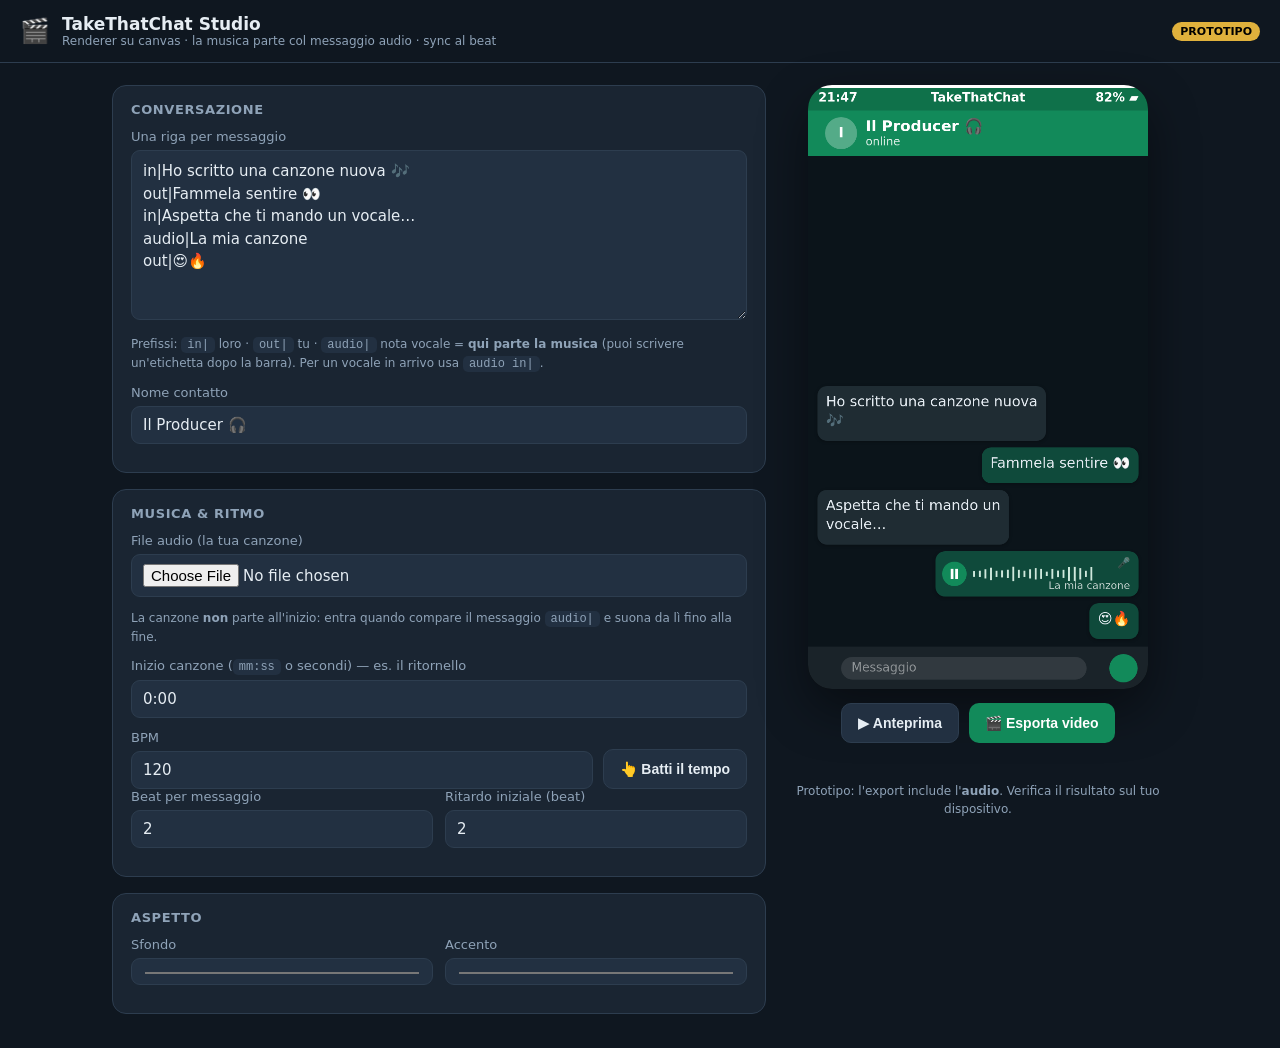
<file: studio.html>
<!DOCTYPE html>
<html lang="it">
<head>
  <meta charset="UTF-8" />
  <meta name="viewport" content="width=device-width, initial-scale=1.0" />
  <title>TakeThatChat Studio — prototipo (canvas + audio + beat)</title>
  <link rel="icon" href="data:image/svg+xml,<svg xmlns='http://www.w3.org/2000/svg' viewBox='0 0 100 100'><text y='.9em' font-size='90'>🎬</text></svg>" />
  <style>
    :root { --bg:#0f1720; --panel:#1a2532; --panel2:#223041; --text:#e6edf3; --muted:#8fa3b8; --border:#2d3d4f; --accent:#128a5a; }
    * { box-sizing: border-box; }
    body { margin:0; font-family: system-ui,-apple-system,"Segoe UI",Roboto,sans-serif; background:var(--bg); color:var(--text); }
    header { padding:14px 20px; border-bottom:1px solid var(--border); display:flex; align-items:center; gap:12px; }
    header h1 { font-size:17px; margin:0; }
    header .tag { font-size:12px; color:var(--muted); }
    header .proto { margin-left:auto; font-size:11px; color:#000; background:#e0b13c; padding:3px 8px; border-radius:20px; font-weight:700; }
    .wrap { display:grid; grid-template-columns: minmax(320px,1fr) minmax(300px,380px); gap:22px; max-width:1100px; margin:0 auto; padding:22px; align-items:start; }
    @media (max-width:820px){ .wrap{ grid-template-columns:1fr; } .preview{ order:-1; } }
    .panel { background:var(--panel); border:1px solid var(--border); border-radius:14px; padding:16px 18px; margin-bottom:16px; }
    .panel h2 { font-size:13px; margin:0 0 12px; text-transform:uppercase; letter-spacing:.6px; color:var(--muted); }
    label { display:block; font-size:13px; color:var(--muted); margin-bottom:12px; }
    input, textarea, select { width:100%; background:var(--panel2); border:1px solid var(--border); color:var(--text); border-radius:9px; padding:9px 11px; font-size:15px; margin-top:6px; font-family:inherit; }
    textarea { min-height:170px; resize:vertical; line-height:1.5; }
    code { background:var(--panel2); padding:1px 6px; border-radius:5px; font-size:12px; }
    .row { display:flex; gap:12px; flex-wrap:wrap; }
    .row > label { flex:1; min-width:90px; }
    button { background:var(--accent); color:#fff; border:none; border-radius:10px; padding:11px 16px; font-size:14px; font-weight:600; cursor:pointer; }
    button.ghost { background:var(--panel2); border:1px solid var(--border); color:var(--text); }
    button:disabled { opacity:.55; cursor:default; }
    .btns { display:flex; gap:10px; flex-wrap:wrap; }
    canvas { width:100%; max-width:340px; border-radius:24px; box-shadow:0 20px 50px rgba(0,0,0,.45); display:block; margin:0 auto; background:#000; }
    .hint { font-size:12px; color:var(--muted); line-height:1.5; }
    .status { font-size:13px; color:var(--muted); min-height:18px; margin-top:8px; text-align:center; }
    .bpm-row { display:flex; gap:10px; align-items:flex-end; }
    .bpm-row label { flex:1; margin:0; }
    #tap { white-space:nowrap; }
  </style>
</head>
<body>
  <header>
    <span style="font-size:24px">🎬</span>
    <div>
      <h1>TakeThatChat Studio</h1>
      <div class="tag">Renderer su canvas · la musica parte col messaggio audio · sync al beat</div>
    </div>
    <span class="proto">PROTOTIPO</span>
  </header>

  <div class="wrap">
    <section class="editor">
      <div class="panel">
        <h2>Conversazione</h2>
        <label>Una riga per messaggio
          <textarea id="script">in|Ho scritto una canzone nuova 🎶
out|Fammela sentire 👀
in|Aspetta che ti mando un vocale…
audio|La mia canzone
out|😍🔥</textarea>
        </label>
        <p class="hint">Prefissi: <code>in|</code> loro · <code>out|</code> tu · <code>audio|</code> nota vocale = <strong>qui parte la musica</strong> (puoi scrivere un'etichetta dopo la barra). Per un vocale in arrivo usa <code>audio in|</code>.</p>
        <label style="margin-top:12px">Nome contatto
          <input type="text" id="contact" value="Il Producer 🎧" maxlength="40" />
        </label>
      </div>

      <div class="panel">
        <h2>Musica &amp; ritmo</h2>
        <label>File audio (la tua canzone)
          <input type="file" id="audio" accept="audio/*" />
        </label>
        <p class="hint">La canzone <strong>non</strong> parte all'inizio: entra quando compare il messaggio <code>audio|</code> e suona da lì fino alla fine.</p>
        <label style="margin-top:12px">Inizio canzone (<code>mm:ss</code> o secondi) — es. il ritornello
          <input type="text" id="songstart" value="0:00" />
        </label>
        <div class="bpm-row" style="margin-top:12px">
          <label>BPM
            <input type="number" id="bpm" value="120" min="40" max="220" />
          </label>
          <button id="tap" class="ghost" type="button" title="Batti il tempo a ritmo di musica">👆 Batti il tempo</button>
        </div>
        <div class="row">
          <label>Beat per messaggio
            <input type="number" id="bpermsg" value="2" min="1" max="16" step="1" />
          </label>
          <label>Ritardo iniziale (beat)
            <input type="number" id="startbeats" value="2" min="0" max="64" step="1" />
          </label>
        </div>
      </div>

      <div class="panel">
        <h2>Aspetto</h2>
        <div class="row">
          <label>Sfondo
            <input type="color" id="wallpaper" value="#0b141a" />
          </label>
          <label>Accento
            <input type="color" id="accent" value="#128a5a" />
          </label>
        </div>
      </div>
    </section>

    <section class="preview">
      <canvas id="canvas" width="720" height="1280"></canvas>
      <div class="btns" style="justify-content:center; margin-top:14px">
        <button id="play" class="ghost" type="button">▶ Anteprima</button>
        <button id="export" type="button">🎬 Esporta video</button>
      </div>
      <p class="status" id="status"></p>
      <p class="hint" style="text-align:center; margin-top:4px">Prototipo: l'export include l'<strong>audio</strong>. Verifica il risultato sul tuo dispositivo.</p>
    </section>
  </div>

  <script>
  (function () {
    "use strict";
    const $ = (id) => document.getElementById(id);
    const canvas = $("canvas"), ctx = canvas.getContext("2d");
    const W = canvas.width, H = canvas.height;
    let audioBuffer = null;

    // ---------- parsing conversazione ----------
    function parseMessages() {
      return $("script").value.split("\n").map((raw) => {
        const line = raw.trim();
        if (!line) return null;
        const sep = line.indexOf("|");
        let tag = "in", text = line;
        if (sep >= 0) { tag = line.slice(0, sep).trim().toLowerCase(); text = line.slice(sep + 1); }
        const isAudio = /audio|voice|vocale|song|canzone|🎵/.test(tag);
        const side = /\b(out|io|me)\b/.test(tag) ? "out" : (/\bin\b|loro|them/.test(tag) ? "in" : (isAudio ? "out" : "in"));
        return isAudio ? { type: "audio", side, label: text.trim() } : { type: "text", side, text };
      }).filter(Boolean);
    }

    function parseTime(str) {
      str = String(str || "").trim(); if (!str) return 0;
      if (str.indexOf(":") >= 0) { const a = str.split(":"); return (+a[0] || 0) * 60 + (+a[1] || 0); }
      return +str || 0;
    }

    function opts() {
      return {
        bpm: Math.max(40, Math.min(220, +$("bpm").value || 120)),
        bpermsg: Math.max(1, +$("bpermsg").value || 2),
        startbeats: Math.max(0, +$("startbeats").value || 0),
        songStart: Math.max(0, parseTime($("songstart").value)),
        wallpaper: $("wallpaper").value,
        accent: $("accent").value,
        contact: $("contact").value || " ",
      };
    }

    function revealTime(i, o) { return (o.startbeats + i * o.bpermsg) * (60 / o.bpm); }

    // indice del primo messaggio audio (dove entra la musica) e relativi tempi
    function music(msgs, o) {
      const idx = msgs.findIndex((m) => m.type === "audio");
      if (idx < 0) return { idx: -1, start: null, dur: null, offset: 0 };
      const start = revealTime(idx, o);
      let offset = 0, dur = null;
      if (audioBuffer) {
        offset = Math.max(0, Math.min(o.songStart || 0, Math.max(0, audioBuffer.duration - 0.5)));
        dur = Math.max(0.5, audioBuffer.duration - offset); // durata suonata (dal ritornello alla fine)
      }
      return { idx, start, dur, offset };
    }

    function totalDuration(msgs, o) {
      const mus = music(msgs, o);
      if (mus.idx >= 0 && mus.dur != null) return mus.start + mus.dur;
      const lastReveal = msgs.length ? revealTime(msgs.length - 1, o) + 1.8 : 2;
      return lastReveal;
    }

    // ---------- disegno ----------
    function rr(x, y, w, h, r) {
      ctx.beginPath();
      if (ctx.roundRect) ctx.roundRect(x, y, w, h, r);
      else { ctx.moveTo(x + r, y); ctx.arcTo(x + w, y, x + w, y + h, r); ctx.arcTo(x + w, y + h, x, y + h, r); ctx.arcTo(x, y + h, x, y, r); ctx.arcTo(x, y, x + w, y, r); ctx.closePath(); }
    }
    const FONT = 30, LINE = 40, PAD = 18, GAP = 14;
    function wrap(text, maxW) {
      ctx.font = FONT + "px system-ui, sans-serif";
      const words = String(text).split(/\s+/); const lines = []; let cur = "";
      for (const w of words) { const test = cur ? cur + " " + w : w; if (ctx.measureText(test).width > maxW && cur) { lines.push(cur); cur = w; } else cur = test; }
      if (cur) lines.push(cur); return lines.length ? lines : [""];
    }
    function mmss(s) { s = Math.max(0, Math.round(s)); return Math.floor(s / 60) + ":" + String(s % 60).padStart(2, "0"); }
    function waveform(seed, n) {
      let s = 2166136261 ^ seed;
      const a = [];
      for (let i = 0; i < n; i++) { s = (Math.imul(s, 1103515245) + 12345) >>> 0; a.push(0.28 + (s % 72) / 100); }
      return a;
    }
    function metrics(m, o) {
      if (m.type === "audio") return { audio: true, w: 430, h: 96 };
      const maxTextW = W * 0.72 - PAD * 2;
      const lines = wrap(m.text, maxTextW);
      let tw = 0; ctx.font = FONT + "px system-ui, sans-serif";
      for (const l of lines) tw = Math.max(tw, ctx.measureText(l).width);
      return { lines, w: Math.min(W * 0.72, tw + PAD * 2), h: PAD * 2 + lines.length * LINE };
    }

    function drawChrome(o) {
      ctx.fillStyle = shade(o.accent, -0.18); ctx.fillRect(0, 0, W, 54);
      ctx.fillStyle = "#fff"; ctx.font = "600 26px system-ui"; ctx.textBaseline = "middle";
      ctx.textAlign = "left"; ctx.fillText("21:47", 22, 28);
      ctx.textAlign = "center"; ctx.fillText("TakeThatChat", W / 2, 28);
      ctx.textAlign = "right"; ctx.fillText("82% ▰", W - 20, 28);
      const hy = 54, hh = 96;
      ctx.fillStyle = o.accent; ctx.fillRect(0, hy, W, hh);
      ctx.fillStyle = "rgba(255,255,255,.28)"; ctx.beginPath(); ctx.arc(70, hy + hh / 2, 34, 0, 7); ctx.fill();
      ctx.fillStyle = "#fff"; ctx.font = "700 30px system-ui"; ctx.textAlign = "center"; ctx.textBaseline = "middle";
      ctx.fillText((o.contact.trim()[0] || "?").toUpperCase(), 70, hy + hh / 2 + 1);
      ctx.textAlign = "left"; ctx.font = "600 32px system-ui"; ctx.fillText(o.contact, 122, hy + hh / 2 - 12);
      ctx.font = "24px system-ui"; ctx.globalAlpha = .85; ctx.fillText("online", 122, hy + hh / 2 + 20); ctx.globalAlpha = 1;
      ctx.fillStyle = shade(o.wallpaper, .06); ctx.fillRect(0, H - 90, W, 90);
      ctx.fillStyle = "rgba(255,255,255,.10)"; rr(70, H - 68, W - 200, 48, 24); ctx.fill();
      ctx.fillStyle = "rgba(255,255,255,.45)"; ctx.font = "26px system-ui"; ctx.textBaseline = "middle"; ctx.textAlign = "left";
      ctx.fillText("Messaggio", 92, H - 44);
      ctx.fillStyle = o.accent; ctx.beginPath(); ctx.arc(W - 52, H - 44, 30, 0, 7); ctx.fill();
    }

    const TOP = 150, BOTTOM = H - 90, ANIM = 0.28;
    function draw(msgs, t, o) {
      ctx.fillStyle = o.wallpaper; ctx.fillRect(0, 0, W, H);
      const mus = music(msgs, o);
      let vis = 0;
      for (let i = 0; i < msgs.length; i++) { if (t >= revealTime(i, o)) vis = i + 1; else break; }
      const last = vis - 1;
      let p = 1; if (last >= 0) p = Math.max(0, Math.min(1, (t - revealTime(last, o)) / ANIM));
      const met = []; for (let i = 0; i < vis; i++) met.push(metrics(msgs[i], o));
      const rise = last >= 0 ? (met[last].h + GAP) * (1 - p) : 0;

      let y = BOTTOM - 16 + rise;

      // "sta scrivendo…" per il prossimo messaggio di testo IN ARRIVO
      const nextIdx = vis;
      if (nextIdx < msgs.length && msgs[nextIdx].type === "text" && msgs[nextIdx].side === "in") {
        const rt = revealTime(nextIdx, o);
        const interval = (o.bpermsg * 60 / o.bpm);
        const lead = Math.min(0.9, interval * 0.7);
        if (t >= rt - lead && t < rt) { y -= 58; drawTyping(20, y, t); y -= GAP; }
      }

      for (let i = last; i >= 0; i--) {
        const m = msgs[i], mm = met[i]; y -= mm.h;
        const isNew = i === last; const alpha = isNew ? p : 1; const yy = isNew ? y + 16 * (1 - p) : y;
        if (m.type === "audio") {
          // progresso della "riproduzione" = avanzamento del brano dopo la sua comparsa
          let prog = 0, playing = false; const eff = mus.dur != null ? mus.dur : 20;
          if (i === mus.idx && mus.start != null) {
            playing = t >= mus.start;
            prog = Math.max(0, Math.min(1, (t - mus.start) / eff));
          }
          drawAudio(m, mm, yy, o, alpha, playing, prog, i, eff);
        } else {
          drawText(m, mm, yy, o, alpha);
        }
        y -= GAP; if (y < TOP - 40) break;
      }
      const dur = totalDuration(msgs, o); const prog = dur ? Math.max(0, Math.min(1, t / dur)) : 0;
      drawChrome(o);
      ctx.fillStyle = "rgba(0,0,0,.35)"; ctx.fillRect(0, 0, W, 6);
      ctx.fillStyle = "#fff"; ctx.fillRect(0, 0, W * prog, 6);
    }

    function bubbleBg(out) { return out ? "#0f4a3b" : "#1f2c33"; }

    function drawText(m, mm, y, o, alpha) {
      ctx.save(); ctx.globalAlpha = alpha;
      const out = m.side === "out"; const x = out ? W - 20 - mm.w : 20;
      ctx.fillStyle = bubbleBg(out); ctx.shadowColor = "rgba(0,0,0,.25)"; ctx.shadowBlur = 6; ctx.shadowOffsetY = 2;
      rr(x, y, mm.w, mm.h, 20); ctx.fill(); ctx.shadowColor = "transparent";
      ctx.fillStyle = "#e6edf3"; ctx.font = FONT + "px system-ui, sans-serif"; ctx.textAlign = "left"; ctx.textBaseline = "top";
      for (let li = 0; li < mm.lines.length; li++) ctx.fillText(mm.lines[li], x + PAD, y + PAD + li * LINE + 2);
      ctx.restore();
    }

    function drawTyping(x, y, t) {
      const w = 116, h = 52;
      ctx.save();
      ctx.fillStyle = "#1f2c33"; ctx.shadowColor = "rgba(0,0,0,.25)"; ctx.shadowBlur = 6; ctx.shadowOffsetY = 2;
      rr(x, y, w, h, 20); ctx.fill(); ctx.shadowColor = "transparent";
      for (let i = 0; i < 3; i++) {
        const ph = Math.sin(t * 6 - i * 0.9);
        ctx.globalAlpha = 0.45 + 0.45 * (ph * 0.5 + 0.5);
        ctx.fillStyle = "#cbd5df";
        ctx.beginPath(); ctx.arc(x + 32 + i * 26, y + h / 2 - ph * 4, 6, 0, 7); ctx.fill();
      }
      ctx.restore();
    }

    function drawAudio(m, mm, y, o, alpha, playing, prog, seed, effDur) {
      ctx.save(); ctx.globalAlpha = alpha;
      const out = m.side === "out"; const x = out ? W - 20 - mm.w : 20;
      ctx.fillStyle = bubbleBg(out); ctx.shadowColor = "rgba(0,0,0,.25)"; ctx.shadowBlur = 6; ctx.shadowOffsetY = 2;
      rr(x, y, mm.w, mm.h, 20); ctx.fill(); ctx.shadowColor = "transparent";
      // cerchio play/pausa
      const cx = x + 40, cy = y + mm.h / 2;
      ctx.fillStyle = o.accent; ctx.beginPath(); ctx.arc(cx, cy, 26, 0, 7); ctx.fill();
      ctx.fillStyle = "#fff";
      if (playing) { ctx.fillRect(cx - 8, cy - 11, 6, 22); ctx.fillRect(cx + 2, cy - 11, 6, 22); }
      else { ctx.beginPath(); ctx.moveTo(cx - 7, cy - 11); ctx.lineTo(cx - 7, cy + 11); ctx.lineTo(cx + 12, cy); ctx.closePath(); ctx.fill(); }
      // waveform
      const bars = waveform(seed * 2654435761 >>> 0 || 7, 22);
      const wx = x + 80, ww = mm.w - 80 - 90, cyw = cy;
      const played = Math.round(prog * bars.length);
      for (let i = 0; i < bars.length; i++) {
        const bh = bars[i] * 34; const bxx = wx + i * (ww / bars.length);
        ctx.fillStyle = i < played ? "#cfe8dc" : "rgba(255,255,255,.35)";
        ctx.fillRect(bxx, cyw - bh / 2, 4, bh);
      }
      // durata / etichetta
      ctx.fillStyle = "rgba(255,255,255,.75)"; ctx.font = "22px system-ui"; ctx.textAlign = "right"; ctx.textBaseline = "middle";
      let lab = m.label;
      if (audioBuffer) { lab = playing ? mmss(prog * effDur) + " / " + mmss(effDur) : mmss(effDur); }
      else if (!lab) lab = "🎵";
      ctx.fillText(lab, x + mm.w - 18, cy + 26);
      ctx.fillStyle = "rgba(255,255,255,.55)"; ctx.font = "22px system-ui"; ctx.fillText("🎤", x + mm.w - 18, cy - 22);
      ctx.restore();
    }

    function shade(hex, amt) {
      const n = parseInt(hex.slice(1), 16); let r = (n >> 16) & 255, g = (n >> 8) & 255, b = n & 255;
      const f = amt < 0 ? (1 + amt) : 1, add = amt > 0 ? amt * 255 : 0;
      r = Math.min(255, Math.round(r * f + add)); g = Math.min(255, Math.round(g * f + add)); b = Math.min(255, Math.round(b * f + add));
      return "rgb(" + r + "," + g + "," + b + ")";
    }

    // ---------- audio ----------
    $("audio").addEventListener("change", async (e) => {
      const file = e.target.files[0]; if (!file) return;
      setStatus("Carico l'audio…");
      try {
        const buf = await file.arrayBuffer();
        const AC = window.AudioContext || window.webkitAudioContext; const ac = new AC();
        audioBuffer = await ac.decodeAudioData(buf); ac.close();
        setStatus("Audio pronto: " + audioBuffer.duration.toFixed(1) + "s (entra col messaggio audio)");
        redraw();
      } catch (err) { audioBuffer = null; setStatus("Audio non leggibile: " + err.message); }
    });

    // ---------- tap tempo ----------
    let taps = [];
    $("tap").addEventListener("click", () => {
      const now = performance.now(); taps = taps.filter((x) => now - x < 3000); taps.push(now);
      if (taps.length >= 2) { let sum = 0; for (let i = 1; i < taps.length; i++) sum += taps[i] - taps[i - 1]; $("bpm").value = Math.max(40, Math.min(220, Math.round(60000 / (sum / (taps.length - 1))))); redraw(); }
    });

    // ---------- clock condiviso (video + audio) ----------
    function run(msgs, o, audible, onEnd) {
      const dur = totalDuration(msgs, o);
      const mus = music(msgs, o);
      let ac = null, src = null;
      if (audioBuffer && mus.idx >= 0) {
        const AC = window.AudioContext || window.webkitAudioContext; ac = new AC();
        src = ac.createBufferSource(); src.buffer = audioBuffer;
        const dest = audible ? ac.destination : ac.createMediaStreamDestination();
        src.connect(dest);
        // la musica entra col messaggio audio, partendo dall'offset scelto (es. il ritornello)
        src.start(ac.currentTime + Math.max(0, mus.start), Math.max(0, mus.offset || 0));
        run._audioTrack = audible ? null : dest.stream.getAudioTracks()[0];
      } else { run._audioTrack = null; }
      let done = false;
      function cleanup() {
        if (done) return; done = true;
        if (run._raf) cancelAnimationFrame(run._raf);
        if (src) try { src.stop(); } catch (e) {}
        if (ac && ac.state !== "closed") try { ac.close(); } catch (e) {}
      }
      run._stop = cleanup;
      const t0 = performance.now();
      function loop() {
        const t = (performance.now() - t0) / 1000;
        draw(msgs, t, o);
        if (t >= dur) { cleanup(); onEnd && onEnd(); return; }
        run._raf = requestAnimationFrame(loop);
      }
      run._raf = requestAnimationFrame(loop);
      return dur;
    }

    $("play").addEventListener("click", () => {
      if (run._stop) run._stop();
      setStatus("Anteprima in corso…");
      run(parseMessages(), opts(), true, () => setStatus("Anteprima finita."));
    });

    // ---------- export ----------
    function pickMime() {
      const c = ["video/mp4;codecs=h264,mp4a.40.2", "video/mp4", "video/webm;codecs=vp9,opus", "video/webm;codecs=vp8,opus", "video/webm"];
      for (const m of c) if (window.MediaRecorder && MediaRecorder.isTypeSupported(m)) return m;
      return "";
    }
    $("export").addEventListener("click", async () => {
      if (run._stop) run._stop();
      const btn = $("export"); const mime = pickMime();
      if (!mime) { setStatus("Il browser non supporta la registrazione video."); return; }
      const msgs = parseMessages(), o = opts();
      btn.disabled = true;
      try {
        const vstream = canvas.captureStream(30);
        // avvia il clock (crea l'eventuale traccia audio schedulata)
        const dur = run(msgs, o, false, null);
        const tracks = [vstream.getVideoTracks()[0]];
        if (run._audioTrack) tracks.push(run._audioTrack);
        const rec = new MediaRecorder(new MediaStream(tracks), { mimeType: mime, videoBitsPerSecond: 8000000, audioBitsPerSecond: 160000 });
        const chunks = []; rec.ondataavailable = (e) => { if (e.data && e.data.size) chunks.push(e.data); };
        const stopped = new Promise((r) => (rec.onstop = r));
        setStatus("🔴 Registro… (" + dur.toFixed(1) + "s)");
        rec.start();
        await new Promise((res) => setTimeout(res, dur * 1000 + 250));
        rec.stop(); await stopped; if (run._stop) run._stop();
        const ext = mime.indexOf("mp4") >= 0 ? "mp4" : "webm";
        const blob = new Blob(chunks, { type: mime });
        if (blob.size < 1024) throw new Error("video vuoto");
        const url = URL.createObjectURL(blob); const a = document.createElement("a");
        a.download = "takethatchat_studio_9x16." + ext; a.href = url; a.click();
        setTimeout(() => URL.revokeObjectURL(url), 8000);
        const withAudio = audioBuffer && music(msgs, o).idx >= 0;
        setStatus("✓ Esportato (" + ext.toUpperCase() + ", " + (blob.size / 1024 / 1024).toFixed(1) + " MB)" + (withAudio ? " — musica dal messaggio audio" : " — nessun audio"));
      } catch (err) { setStatus("Export non riuscito: " + err.message); }
      finally { btn.disabled = false; }
    });

    function setStatus(s) { $("status").textContent = s; }
    function redraw() { if (!run._raf) draw(parseMessages(), 1e9, opts()); }
    ["script", "contact", "bpm", "bpermsg", "startbeats", "songstart", "wallpaper", "accent"].forEach((id) => $(id).addEventListener("input", redraw));
    redraw();
  })();
  </script>
</body>
</html>
</file>
<file: styles.css>
:root {
  --accent: #128a5a;
  --bg: #0f1720;
  --panel: #1a2532;
  --panel-2: #223041;
  --text: #e6edf3;
  --muted: #8fa3b8;
  --border: #2d3d4f;
  --radius: 14px;
}

* { box-sizing: border-box; }

body {
  margin: 0;
  font-family: system-ui, -apple-system, "Segoe UI", Roboto, Helvetica, Arial, sans-serif;
  background: var(--bg);
  color: var(--text);
}

body.light {
  --bg: #eef1f5;
  --panel: #ffffff;
  --panel-2: #f2f5f8;
  --text: #16202b;
  --muted: #5b6b7b;
  --border: #dbe2ea;
}

/* ---------- Top bar ---------- */
.topbar {
  display: flex;
  align-items: center;
  justify-content: space-between;
  padding: 14px 22px;
  border-bottom: 1px solid var(--border);
  position: sticky;
  top: 0;
  background: var(--bg);
  z-index: 20;
  gap: 12px;
}
.brand { display: flex; align-items: center; gap: 12px; }
.brand-logo {
  font-size: 26px;
  width: 44px; height: 44px;
  display: grid; place-items: center;
  background: var(--accent);
  border-radius: 12px;
}
.brand h1 { font-size: 18px; margin: 0; letter-spacing: -0.3px; }
.tagline { margin: 2px 0 0; font-size: 12px; color: var(--muted); }
.songwriter-link { display: inline-block; margin-top: 6px; font-size: 12px; font-weight: 600; color: var(--accent); text-decoration: none; background: var(--panel-2); border: 1px solid var(--border); padding: 4px 10px; border-radius: 20px; }
.songwriter-link:hover { filter: brightness(1.15); text-decoration: none; }
.topbar-actions { display: flex; gap: 8px; align-items: center; }

.primary-btn {
  background: var(--accent);
  color: #fff;
  border: none;
  padding: 10px 16px;
  border-radius: 10px;
  font-size: 14px;
  font-weight: 600;
  cursor: pointer;
}
.primary-btn:hover { filter: brightness(1.08); }
.ghost-btn {
  background: var(--panel-2);
  color: var(--text);
  border: 1px solid var(--border);
  padding: 10px 12px;
  border-radius: 10px;
  cursor: pointer;
  font-size: 14px;
}
.ghost-btn.small { padding: 6px 10px; font-size: 12px; }
.export-sel { width: auto; background: var(--panel-2); border: 1px solid var(--border); color: var(--text); border-radius: 10px; padding: 9px 8px; font-size: 13px; }

/* ---------- Layout ---------- */
.layout {
  display: grid;
  grid-template-columns: minmax(340px, 1fr) minmax(360px, 460px);
  gap: 24px;
  padding: 24px;
  max-width: 1180px;
  margin: 0 auto;
  align-items: start;
}
@media (max-width: 860px) {
  .layout { grid-template-columns: 1fr; }
  .preview { order: -1; }
}

/* ---------- Editor ---------- */
.panel {
  background: var(--panel);
  border: 1px solid var(--border);
  border-radius: var(--radius);
  padding: 16px 18px;
  margin-bottom: 16px;
}
.panel h2 { font-size: 14px; margin: 0 0 12px; text-transform: uppercase; letter-spacing: 0.6px; color: var(--muted); }
.panel-head { display: flex; align-items: baseline; justify-content: space-between; }
.hint { font-size: 11px; color: var(--muted); }

label { display: flex; flex-direction: column; gap: 6px; font-size: 13px; color: var(--muted); margin-bottom: 12px; }
label:last-child { margin-bottom: 0; }
.row { display: flex; gap: 12px; flex-wrap: wrap; }
.row > label { flex: 1; min-width: 90px; }
label.check { flex-direction: row; align-items: center; gap: 8px; margin-top: 12px; color: var(--text); font-size: 13px; cursor: pointer; }
label.check input { width: auto; accent-color: var(--accent); flex-shrink: 0; }
label.check .hint { display: inline; }
.convo-actions .row button { flex: 1; min-width: 140px; }
.grow { flex: 1; }

input[type="text"], input[type="number"], select {
  background: var(--panel-2);
  border: 1px solid var(--border);
  color: var(--text);
  padding: 9px 11px;
  border-radius: 9px;
  font-size: 14px;
  width: 100%;
}
input[type="color"] { width: 100%; height: 40px; padding: 2px; border: 1px solid var(--border); border-radius: 9px; background: var(--panel-2); cursor: pointer; }
input[type="file"] { font-size: 12px; color: var(--muted); }
input:focus, select:focus { outline: 2px solid var(--accent); outline-offset: 0; }

/* Message editor list */
.msg-editor-list { list-style: none; margin: 0 0 12px; padding: 0; display: flex; flex-direction: column; gap: 8px; }
.msg-row {
  display: flex; align-items: center; gap: 8px;
  background: var(--panel-2);
  border: 1px solid var(--border);
  border-radius: 10px;
  padding: 8px 10px;
}
.msg-row.dragging { opacity: 0.4; }
.msg-row .drag { cursor: grab; color: var(--muted); user-select: none; }
.msg-row .reorder { display: none; flex-direction: column; gap: 2px; }
.msg-row .mv { background: var(--panel); border: 1px solid var(--border); color: var(--muted); border-radius: 5px; font-size: 9px; line-height: 1; padding: 3px 5px; cursor: pointer; }
.msg-row .mv:hover { color: var(--text); border-color: var(--accent); }
.msg-row .who {
  font-size: 11px; font-weight: 700; padding: 3px 7px; border-radius: 6px; white-space: nowrap;
}
.msg-row .who.out { background: var(--accent); color: #fff; }
.msg-row .who.in { background: #4a5b6d; color: #fff; }
.msg-row .txt { flex: 1 1 auto; min-width: 0; width: auto; background: transparent; border: none; color: var(--text); font-size: 14px; }
.msg-row .txt:focus { outline: none; }
.msg-row .txt-time { flex: 0 0 52px; }
.msg-row .tick-sel { flex: 0 0 auto; width: auto; background: var(--panel); border: 1px solid var(--border); color: var(--muted); border-radius: 6px; font-size: 11px; padding: 3px; }
.msg-row .del { background: transparent; border: none; color: var(--muted); cursor: pointer; font-size: 16px; }
.msg-row .del:hover { color: #e05a5a; }

.add-msg { display: flex; gap: 8px; align-items: stretch; flex-wrap: wrap; }
.add-msg #new-msg-text { flex: 1; min-width: 160px; }
.side-toggle { display: flex; border: 1px solid var(--border); border-radius: 9px; overflow: hidden; }
.side-btn { background: var(--panel-2); border: none; color: var(--muted); padding: 0 12px; cursor: pointer; font-size: 13px; font-weight: 600; }
.side-btn.active { background: var(--accent); color: #fff; }

.disclaimer { font-size: 12px; color: var(--muted); line-height: 1.5; background: var(--panel); border: 1px dashed var(--border); border-radius: 10px; padding: 12px 14px; }

/* ---------- Phone preview ---------- */
.preview { position: sticky; top: 88px; display: flex; flex-direction: column; align-items: center; gap: 12px; }
.preview-hint { font-size: 12px; color: var(--muted); text-align: center; margin: 0; }

.phone {
  width: 380px;
  max-width: 100%;
  border-radius: 30px;
  overflow: hidden;
  background: #dfe4e8;
  box-shadow: 0 20px 50px rgba(0,0,0,0.4);
  border: 8px solid #0a0f14;
  font-family: system-ui, -apple-system, "Segoe UI", Roboto, sans-serif;
  color: #111;
}

/* status bar */
.statusbar {
  display: flex; align-items: center; justify-content: space-between;
  background: var(--accent);
  color: #fff; font-size: 12px; font-weight: 600;
  padding: 6px 14px;
  filter: brightness(0.82);
}
.sb-carrier { opacity: 0.9; font-weight: 500; }
.sb-right { display: flex; align-items: center; gap: 6px; }
.sb-signal { letter-spacing: -1px; font-size: 11px; }
.sb-batt { display: inline-flex; align-items: center; gap: 2px; }
.sb-batt-icon { display: inline-block; width: 18px; height: 10px; border: 1.5px solid #fff; border-radius: 3px; position: relative; margin-left: 3px; padding: 1px; }
.sb-batt-icon::after { content: ""; position: absolute; right: -4px; top: 3px; width: 2px; height: 4px; background: #fff; border-radius: 0 1px 1px 0; }
.sb-batt-icon i { display: block; height: 100%; background: #fff; border-radius: 1px; }

/* chat header */
.chat-header {
  display: flex; align-items: center; gap: 8px;
  background: var(--accent);
  color: #fff; padding: 8px 12px;
}
.ch-back { font-size: 24px; line-height: 1; margin-right: -2px; }
.ch-avatar {
  width: 38px; height: 38px; border-radius: 50%;
  background: rgba(255,255,255,0.28);
  display: grid; place-items: center; overflow: hidden;
  font-weight: 700; font-size: 16px; flex-shrink: 0;
}
.ch-avatar img { width: 100%; height: 100%; object-fit: cover; }
.ch-info { display: flex; flex-direction: column; flex: 1; min-width: 0; }
.ch-name { font-weight: 600; font-size: 16px; white-space: nowrap; overflow: hidden; text-overflow: ellipsis; }
.ch-status { font-size: 12px; opacity: 0.85; }
.ch-icons { display: flex; gap: 14px; font-size: 16px; }

/* chat body */
.chat-body { height: 460px; overflow: hidden; position: relative; }
.chat-messages {
  min-height: 100%;
  padding: 14px 10px 10px;
  display: flex; flex-direction: column; gap: 4px; justify-content: flex-end;
}

/* wallpapers */
.chat-body.wp-plain { background: #d9dcd6; }
.chat-body.wp-doodle {
  background-color: #d7dbd3;
  background-image:
    radial-gradient(circle at 20% 30%, rgba(0,0,0,0.04) 0 6px, transparent 7px),
    radial-gradient(circle at 70% 60%, rgba(0,0,0,0.04) 0 5px, transparent 6px),
    radial-gradient(circle at 45% 85%, rgba(0,0,0,0.035) 0 8px, transparent 9px),
    radial-gradient(circle at 85% 20%, rgba(0,0,0,0.03) 0 4px, transparent 5px);
  background-size: 120px 120px, 90px 90px, 140px 140px, 70px 70px;
}
.chat-body.wp-sunset { background: linear-gradient(160deg, #f3d9c0, #e7b7a3 55%, #cf9f9c); }

.phone.dark .chat-body.wp-plain { background: #0b141a; }
.phone.dark .chat-body.wp-doodle { background-color: #0b141a; background-blend-mode: soft-light; }
.phone.dark .chat-body.wp-sunset { background: linear-gradient(160deg, #2a2320, #241d24 55%, #1c2430); }

/* bubbles */
.bubble {
  max-width: 78%;
  padding: 6px 9px 5px;
  border-radius: 9px;
  font-size: 14.5px;
  line-height: 1.34;
  position: relative;
  word-wrap: break-word;
  box-shadow: 0 1px 0.5px rgba(0,0,0,0.13);
}
.bubble .meta { display: inline-flex; align-items: center; gap: 3px; float: right; margin: 6px 0 -2px 8px; font-size: 10.5px; color: #667; }
.bubble .b-time { opacity: 0.7; }
.bubble .b-tick { font-size: 12px; letter-spacing: -3px; }
.bubble .b-tick.read { color: #4aa3ff; }

.bubble.in { align-self: flex-start; background: #ffffff; border-top-left-radius: 2px; }
.bubble.out { align-self: flex-end; background: #d6f3c6; border-top-right-radius: 2px; }

.phone.dark .bubble.in { background: #1f2c33; color: #e6edf3; }
.phone.dark .bubble.in .meta { color: #8aa; }
.phone.dark .bubble.out { background: #0f4a3b; color: #e6edf3; }
.phone.dark .bubble.out .meta { color: #9cc; }

/* --- bolla vocale / audio --- */
.bubble.voice { min-width: 190px; }
.voice-inner { display: flex; align-items: center; gap: 9px; }
.v-play {
  width: 30px; height: 30px; border-radius: 50%; flex-shrink: 0;
  display: grid; place-items: center; font-size: 12px; color: #fff;
  background: var(--accent); padding-left: 2px;
}
.bubble.in .v-play { background: #7d8a97; }
.phone.dark .bubble.in .v-play { background: #55707e; }
.v-wave { display: flex; align-items: center; gap: 2px; height: 24px; flex: 1; }
.v-wave i { flex: 1; min-width: 2px; max-width: 3px; background: #9fb0bf; border-radius: 2px; }
.bubble.out .v-wave i { background: #7fb89f; }
.phone.dark .v-wave i { background: #4a5f6b; }
.v-play.playing { background: var(--accent); }
.v-wave i.on { background: var(--accent); }
.phone.dark .v-wave i.on { background: var(--accent); filter: brightness(1.25); }
.pausebars { display: inline-flex; gap: 3px; align-items: center; }
.pausebars i { width: 3px; height: 12px; background: #fff; border-radius: 1px; }
.media-play .pausebars i { width: 4px; height: 16px; }
.media-progress { position: absolute; left: 0; right: 0; bottom: 0; height: 4px; background: rgba(255,255,255,0.35); }
.media-progress i { display: block; height: 100%; background: var(--accent); }
.v-meta { display: flex; flex-direction: column; align-items: center; gap: 1px; flex-shrink: 0; }
.v-dur { font-size: 11px; color: #667; }
.v-icon { font-size: 12px; opacity: 0.7; }
.phone.dark .v-dur { color: #8aa; }
.bubble.voice .meta, .bubble.media .media-cap .meta { margin-top: 2px; }

/* --- bolla media (foto / video) --- */
.bubble.media { padding: 3px; max-width: 74%; overflow: hidden; }
.media-wrap { position: relative; line-height: 0; border-radius: 8px; overflow: hidden; }
.media-wrap img { display: block; width: 100%; max-height: 320px; object-fit: cover; }
.media-empty {
  display: flex; flex-direction: column; align-items: center; justify-content: center; gap: 4px;
  width: 220px; height: 150px; background: #c9cec6; color: #6b7580;
  font-size: 30px; line-height: 1;
}
.media-empty span { font-size: 12px; }
.phone.dark .media-empty { background: #223038; color: #7d8f9a; }
.media-time {
  position: absolute; right: 7px; bottom: 6px; line-height: 1.2;
  color: #fff; font-size: 10.5px; padding: 2px 7px; border-radius: 10px;
  background: rgba(0,0,0,0.4); display: inline-flex; align-items: center; gap: 3px;
}
.media-time .b-tick { color: #cfe6ff; }
.media-time .b-tick.read { color: #7fc4ff; }
.media-play {
  position: absolute; top: 50%; left: 50%; transform: translate(-50%, -50%);
  width: 46px; height: 46px; border-radius: 50%; background: rgba(0,0,0,0.5);
  display: grid; place-items: center; color: #fff; font-size: 18px; padding-left: 3px;
}
.media-badge {
  position: absolute; top: 7px; right: 7px; color: #fff; font-size: 10.5px;
  background: rgba(0,0,0,0.45); padding: 2px 6px; border-radius: 10px;
}
.media-cap { padding: 5px 6px 2px; font-size: 14.5px; line-height: 1.34; }

/* editor: controlli specifici per tipo */
.msg-row .type-tag { font-size: 15px; flex-shrink: 0; }
.msg-row .type-name { font-size: 12px; color: var(--muted); flex-shrink: 0; }
.msg-row .dur { flex: 0 0 64px; background: var(--panel); border: 1px solid var(--border); color: var(--text); font-size: 12px; padding: 5px 6px; border-radius: 6px; text-align: center; }
.msg-row .cap { flex: 1 1 auto; min-width: 0; }
.msg-row .thumb { width: 34px; height: 34px; border-radius: 6px; object-fit: cover; flex-shrink: 0; cursor: pointer; border: 1px solid var(--border); }
.msg-row .thumb-empty { background: var(--panel); color: var(--muted); font-size: 18px; display: grid; place-items: center; }
.type-sel { flex: 0 0 auto; width: auto; }

/* pulsante video + bolla "sta scrivendo…" */
.video-btn { background: #7a3aed; }
.video-btn:hover { filter: brightness(1.1); }
.bubble.typing { padding: 10px 12px; }
.typing-dots { display: inline-flex; gap: 4px; align-items: center; }
.typing-dots i { width: 7px; height: 7px; border-radius: 50%; background: #90a0ad; display: inline-block; animation: typing-blink 1.2s infinite ease-in-out; }
.typing-dots i:nth-child(2) { animation-delay: 0.2s; }
.typing-dots i:nth-child(3) { animation-delay: 0.4s; }
.phone.dark .typing-dots i { background: #6b8391; }
@keyframes typing-blink { 0%, 60%, 100% { opacity: 0.35; transform: translateY(0); } 30% { opacity: 1; transform: translateY(-2px); } }

/* ---------- Banner consenso analytics ---------- */
.consent {
  position: fixed;
  left: 16px; right: 16px; bottom: 16px;
  max-width: 720px;
  margin: 0 auto;
  background: var(--panel);
  border: 1px solid var(--border);
  border-radius: 14px;
  box-shadow: 0 12px 40px rgba(0,0,0,0.35);
  padding: 14px 16px;
  display: flex;
  align-items: center;
  justify-content: space-between;
  gap: 14px;
  flex-wrap: wrap;
  z-index: 100;
}
.consent[hidden] { display: none; } /* l'attributo hidden deve vincere su display:flex */
.consent-text { font-size: 13px; color: var(--muted); line-height: 1.5; flex: 1; min-width: 220px; }
.consent-text a { color: var(--accent); }
.consent-btns { display: flex; gap: 8px; flex-shrink: 0; }

/* ---------- Crediti ---------- */
.credits {
  text-align: center;
  padding: 22px 16px 34px;
  font-size: 13px;
  color: var(--muted);
  border-top: 1px solid var(--border);
  margin-top: 8px;
}
.credits-heart { margin-right: 4px; }
.credits a { color: var(--accent); text-decoration: none; font-weight: 600; }
.credits a:hover { text-decoration: underline; }
.coffee { color: #1a1a1a !important; background: #ffdd00; padding: 2px 9px; border-radius: 20px; }
.coffee:hover { filter: brightness(1.05); text-decoration: none !important; }

/* ============ MOBILE ============ */
@media (max-width: 680px) {
  .topbar { flex-wrap: wrap; padding: 10px 12px; gap: 8px; position: static; }
  .brand-logo { width: 38px; height: 38px; font-size: 22px; }
  .brand h1 { font-size: 16px; }
  .tagline { display: none; }
  .topbar-actions { width: 100%; flex-wrap: wrap; gap: 6px; }
  .topbar-actions .export-sel { flex: 1 1 42%; }
  #btn-theme { flex: 0 0 auto; }
  .topbar-actions .primary-btn { flex: 1 1 45%; padding: 12px 10px; }

  .layout { padding: 12px; gap: 14px; }
  .preview { position: static; top: auto; }
  .phone { width: 100%; max-width: 420px; margin: 0 auto; }

  /* niente zoom automatico su iOS quando si tocca un campo (serve >=16px) */
  input[type="text"], input[type="number"], select,
  .msg-row .txt, .msg-row .cap, .msg-row .dur, .msg-row .txt-time,
  #new-msg-text { font-size: 16px; }

  /* righe editor: vanno a capo invece di stringersi all'inverosimile */
  .msg-row { flex-wrap: wrap; row-gap: 8px; padding: 10px; }
  .msg-row .txt, .msg-row .cap { flex: 1 1 100%; order: 5; }
  .msg-row .who { order: 1; padding: 6px 10px; }
  .msg-row .type-tag { order: 1; }
  .msg-row .thumb { order: 1; }
  .msg-row .txt-time { order: 2; flex: 0 0 66px; }
  .msg-row .dur { order: 2; }
  .msg-row .tick-sel { order: 3; }
  .msg-row .del { order: 4; margin-left: auto; padding: 4px 8px; font-size: 20px; }
  .msg-row .drag { display: none; } /* il drag col dito è scomodo */
  .msg-row .reorder { display: flex; order: 0; } /* si riordina coi pulsanti su/giù */

  .add-msg { gap: 8px; }
  .add-msg .type-sel { flex: 1 1 46%; }
  .add-msg .side-toggle { flex: 1 1 46%; }
  .add-msg .side-btn { flex: 1; padding: 10px 8px; }
  .add-msg #new-msg-text { flex: 1 1 100%; order: 3; }
  .add-msg #add-msg-btn { flex: 1 1 100%; order: 4; padding: 12px; }
}

/* chat input bar */
.chat-input {
  display: flex; align-items: center; gap: 10px;
  background: #eef0ee; padding: 8px 12px; font-size: 18px; color: #667;
}
.phone.dark .chat-input { background: #131c22; color: #7d8f9a; }
.ci-field { flex: 1; background: #fff; border-radius: 18px; padding: 8px 14px; font-size: 14px; color: #99a; }
.phone.dark .ci-field { background: #24333d; color: #6b7c88; }
.ci-send { background: var(--accent); color: #fff; width: 34px; height: 34px; border-radius: 50%; display: grid; place-items: center; font-size: 16px; }

@media (max-width: 440px) {
  .phone { width: 100%; border-radius: 22px; }
}
</file>
